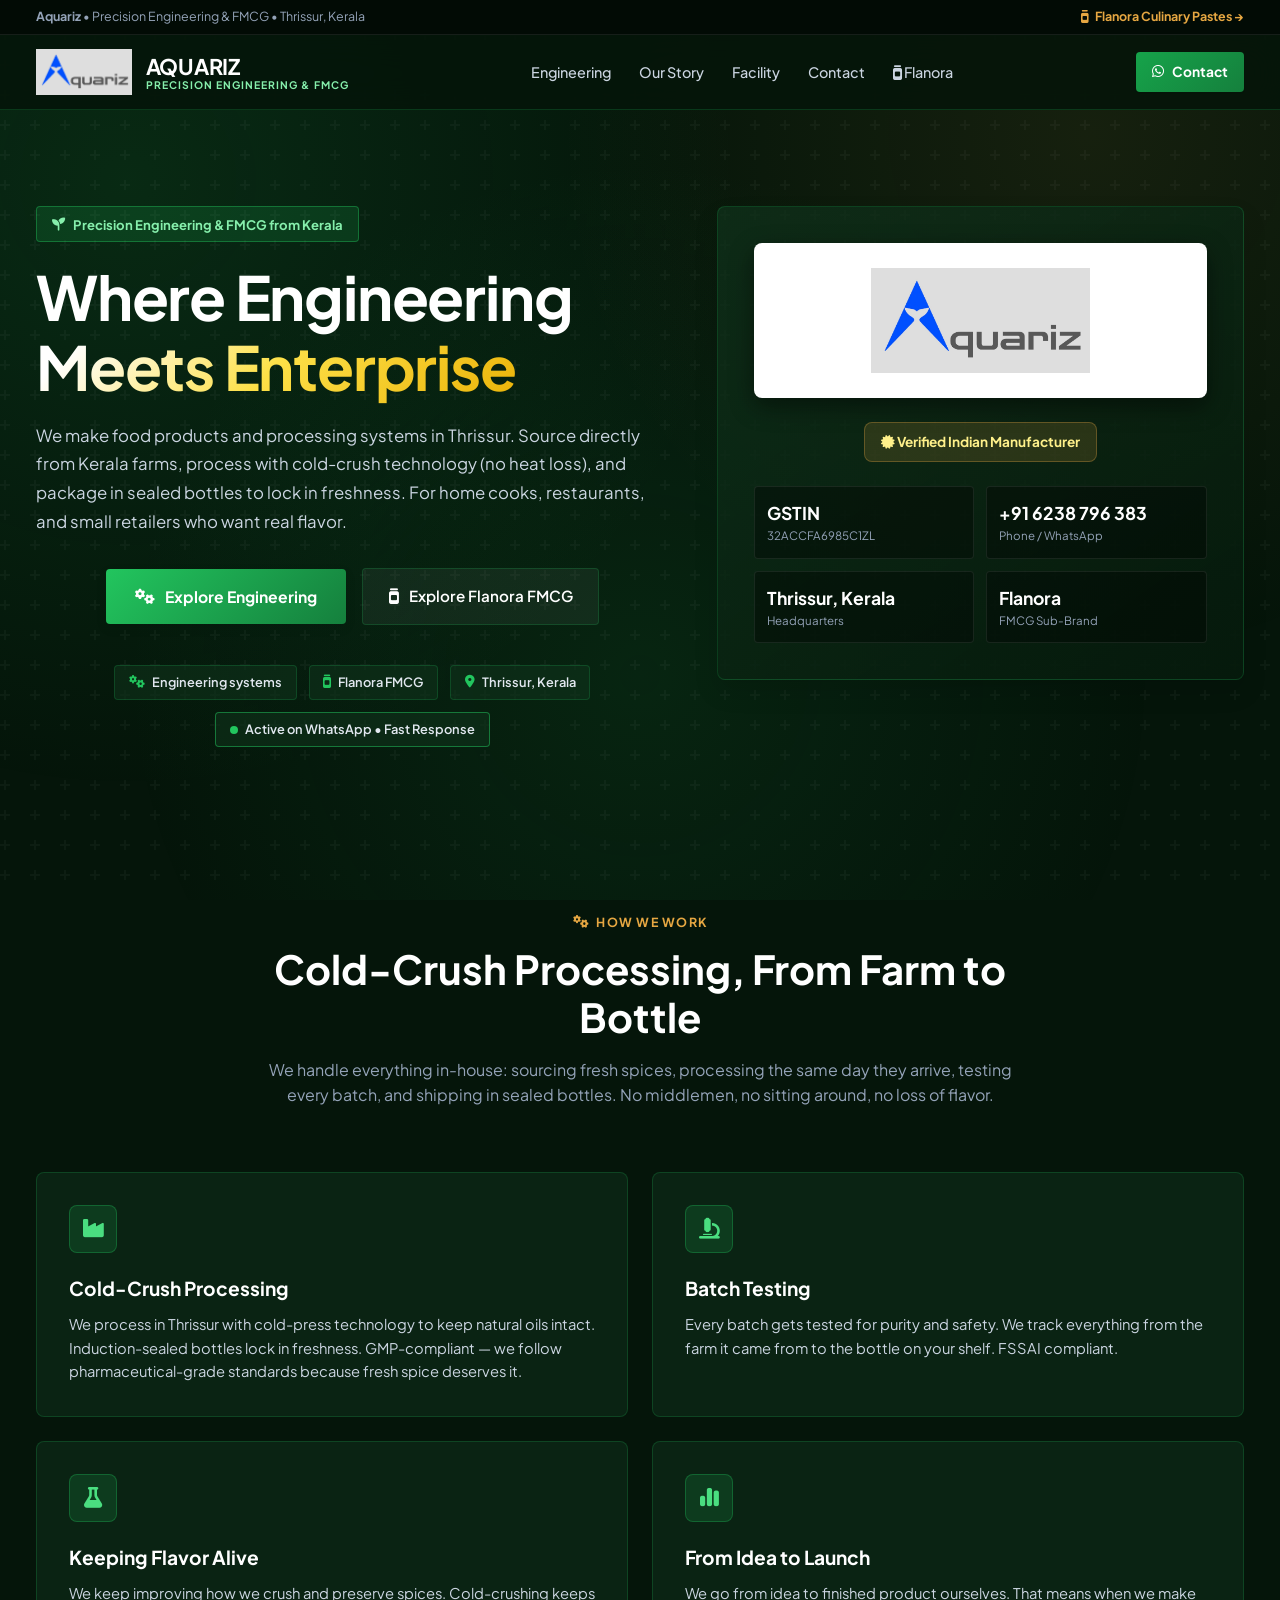
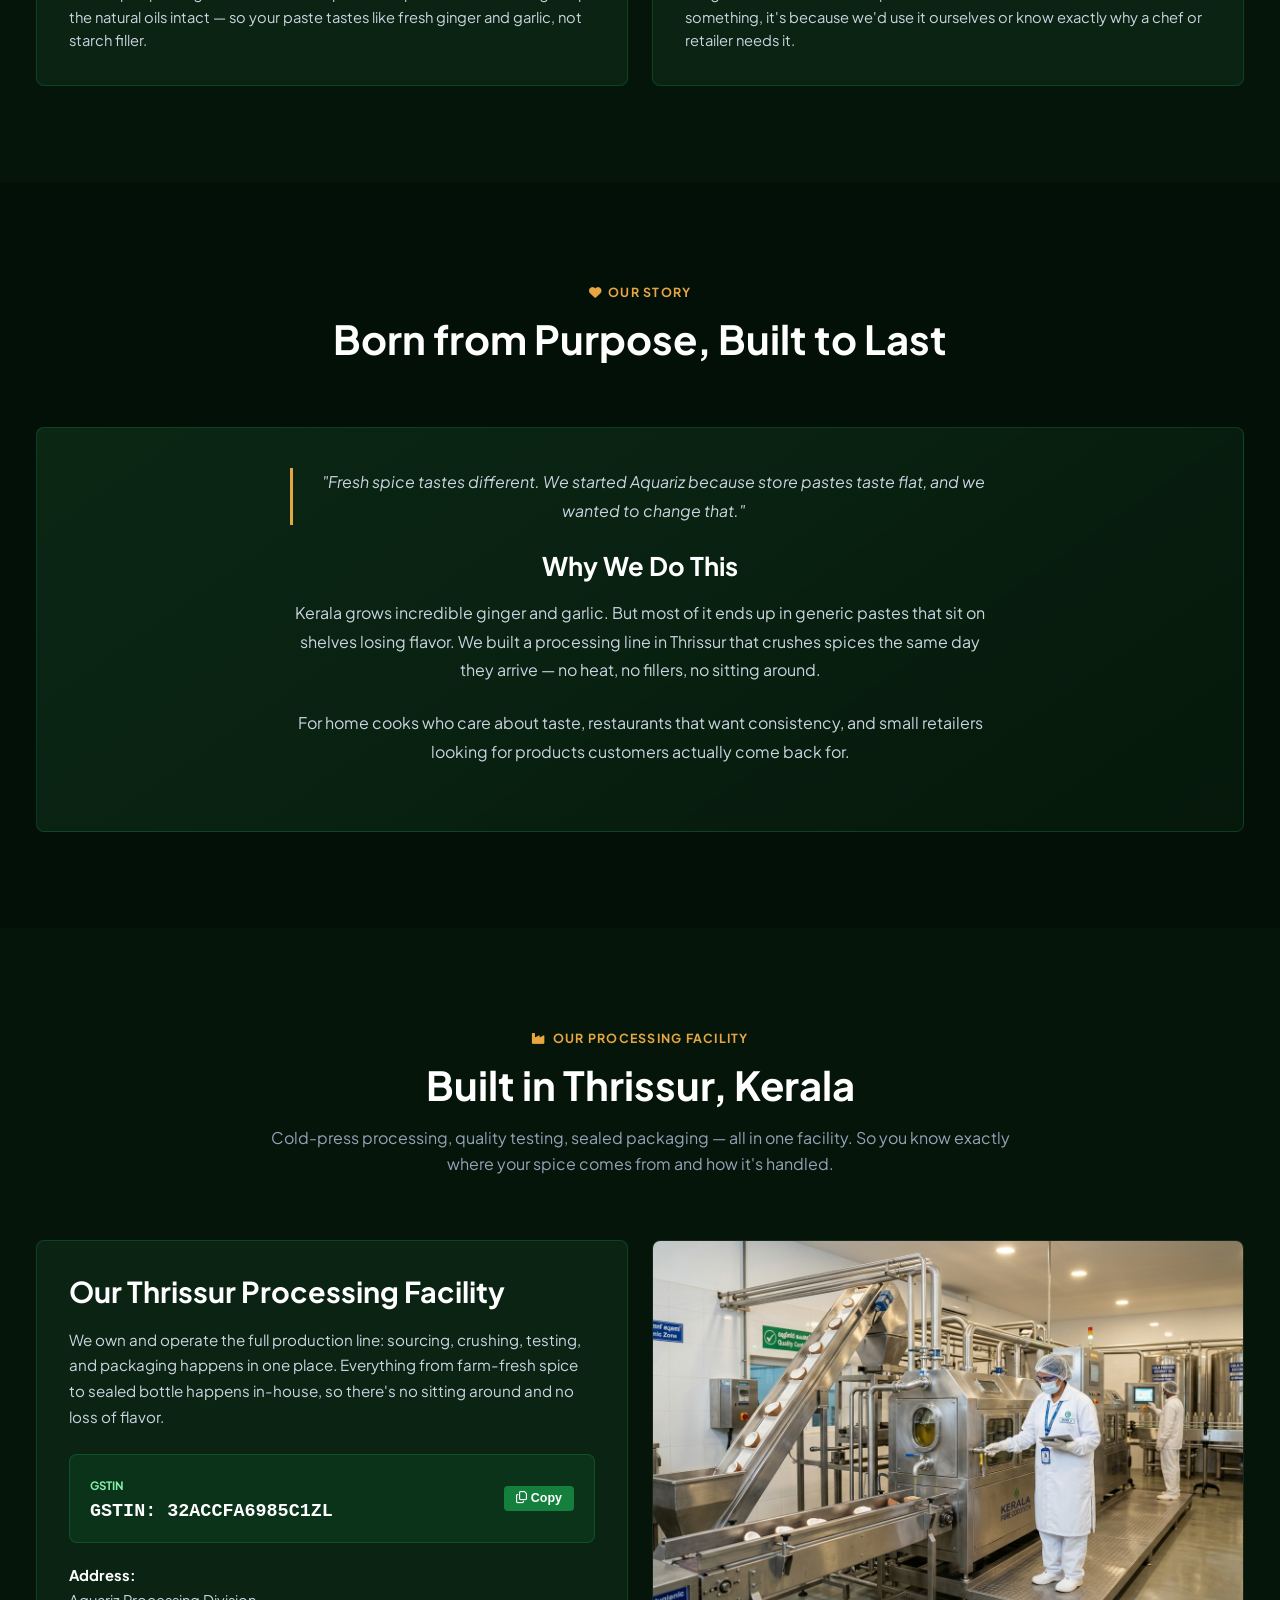
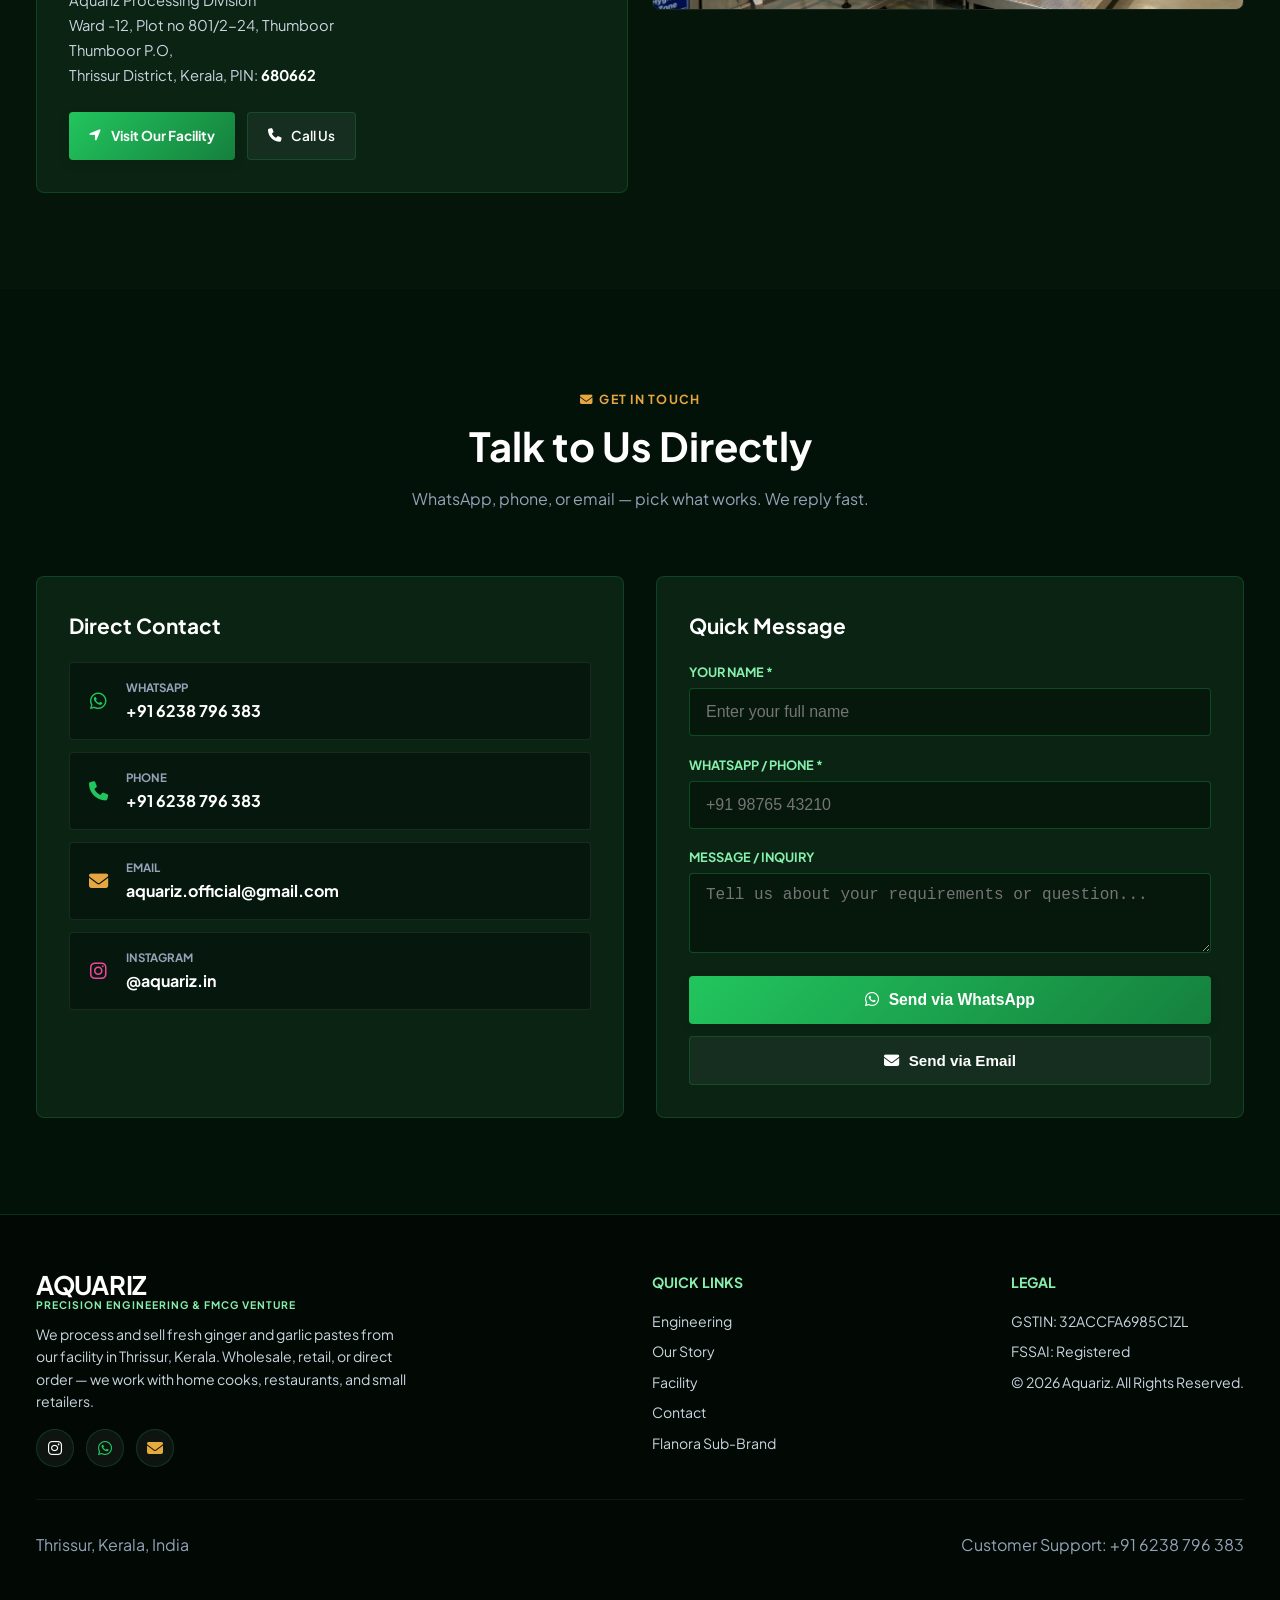
<file: index.html>
<!DOCTYPE html>
<html lang="en">

<head>
  <meta charset="UTF-8" />
  <meta name="viewport" content="width=device-width, initial-scale=1.0, maximum-scale=5.0, viewport-fit=cover" />
  <meta name="theme-color" content="#05150a" />
  <meta name="robots" content="index, follow" />
  <meta name="description"
    content="Aquariz - A precision engineering and FMCG venture based in Thrissur, Kerala. Specializing in cold-pressed spice pastes, sustainable manufacturing, and innovative engineering solutions." />
  <meta name="keywords"
    content="Aquariz, Thrissur, Kerala, FMCG, cold-pressed pastes, ginger paste, garlic paste, Flanora, engineering, sustainable manufacturing, innovation" />
  <meta property="og:title" content="Aquariz | Precision Engineering & FMCG Venture from Kerala" />
  <meta property="og:description"
    content="Aquariz is a precision engineering and FMCG venture based in Thrissur, Kerala. We combine engineering rigor with entrepreneurial drive to build sustainable products and businesses." />
  <meta property="og:type" content="website" />
  <meta property="og:url" content="https://aquariz.in/" />
  <meta property="og:image" content="https://aquariz.in/Aquariz%20logo%20white.jpg" />
  <meta name="twitter:card" content="summary_large_image" />
  <meta name="twitter:title" content="Aquariz | Precision Engineering & FMCG Venture from Kerala" />
  <meta name="twitter:description"
    content="Aquariz is a precision engineering and FMCG venture based in Thrissur, Kerala." />
  <meta name="twitter:image" content="https://aquariz.in/Aquariz%20logo%20white.jpg" />
  <link rel="canonical" href="https://aquariz.in/" />
  <link rel="icon" type="image/jpeg" href="Aquariz logo white.jpg" />
  <link rel="apple-touch-icon" href="Aquariz logo white.jpg" />

  <!-- Google Fonts -->
  <link rel="preconnect" href="https://fonts.googleapis.com" />
  <link rel="preconnect" href="https://fonts.gstatic.com" crossorigin />
  <link
    href="https://fonts.googleapis.com/css2?family=Plus+Jakarta+Sans:wght@400;500;600;700&family=Playfair+Display:ital,wght@0,600;0,700;1,600&display=swap"
    rel="stylesheet" />
  <link rel="stylesheet" href="https://cdnjs.cloudflare.com/ajax/libs/font-awesome/6.5.1/css/all.min.css" />

  <style>
    /* ==========================================================================
       1. DESIGN SYSTEM & VARIABLES
       ========================================================================== */
    :root {
      --color-bg: #05150a;
      --color-surface: #0a2313;
      --color-surface-elevated: #10331c;
      --color-border: rgba(255, 255, 255, 0.08);
      --color-border-emerald: rgba(34, 197, 94, 0.2);
      --color-border-gold: rgba(230, 167, 66, 0.3);

      --color-primary: #15803d;
      --color-primary-bright: #22c55e;
      --color-accent: #e6a742;
      --color-accent-light: #fef08a;
      --color-accent-cream: #fbf8f2;

      --color-text: #f1f5f9;
      --color-text-muted: #94a3b8;
      --color-text-green: #86efac;
      --color-white: #ffffff;

      --font-body: 'Plus Jakarta Sans', -apple-system, BlinkMacSystemFont, 'Segoe UI', Roboto, sans-serif;
      --font-display: 'Playfair Display', Georgia, serif;

      --space-1: 4px;
      --space-2: 8px;
      --space-3: 12px;
      --space-4: 16px;
      --space-5: 24px;
      --space-6: 32px;
      --space-8: 48px;
      --space-10: 64px;
      --space-12: 96px;

      --radius-none: 0;
      --radius-sm: 4px;
      --radius-md: 8px;
      --radius-lg: 12px;
      --radius-full: 9999px;

      --shadow-sm: 0 1px 2px rgba(0, 0, 0, 0.05);
      --shadow-md: 0 4px 12px rgba(0, 0, 0, 0.08);
      --shadow-lg: 0 12px 24px rgba(0, 0, 0, 0.12);
      --shadow-focus: 0 0 0 3px rgba(34, 197, 94, 0.3);

      --transition-fast: 0.2s cubic-bezier(0.16, 1, 0.3, 1);
      --transition-smooth: 0.35s cubic-bezier(0.16, 1, 0.3, 1);
    }

    *,
    *::before,
    *::after {
      box-sizing: border-box;
      margin: 0;
      padding: 0;
    }

    html {
      scroll-behavior: smooth;
      -webkit-text-size-adjust: 100%;
      background-color: var(--color-bg);
      scroll-padding-top: 74px;
    }

    body {
      font-family: var(--font-body);
      background-color: var(--color-bg);
      color: var(--color-text);
      line-height: 1.6;
      overflow-x: hidden;
      min-height: 100vh;
      display: flex;
      flex-direction: column;
    }

    a {
      color: inherit;
      text-decoration: none;
      transition: color var(--transition-fast);
    }

    a:active {
      opacity: 0.7;
    }

    button:active {
      opacity: 0.7;
    }

    a,
    button,
    input,
    select,
    textarea {
      touch-action: manipulation;
    }

    * {
      -webkit-tap-highlight-color: rgba(34, 197, 94, 0.15);
    }

    img {
      max-width: 100%;
      height: auto;
      display: block;
    }

    .container {
      width: 100%;
      max-width: 1240px;
      margin-left: auto;
      margin-right: auto;
      padding-left: var(--space-4);
      padding-right: var(--space-4);
    }

    @media (max-width: 480px) {
      .container {
        padding-left: var(--space-3);
        padding-right: var(--space-3);
      }
    }

    .bg-mesh-layer {
      position: fixed;
      inset: 0;
      pointer-events: none;
      z-index: 0;
      background:
        radial-gradient(circle at 10% 20%, rgba(34, 197, 94, 0.12) 0%, transparent 45%),
        radial-gradient(circle at 85% 15%, rgba(230, 167, 66, 0.08) 0%, transparent 40%),
        radial-gradient(circle at 50% 75%, rgba(21, 128, 61, 0.15) 0%, transparent 55%);
    }

    .bg-pattern-layer {
      position: fixed;
      inset: 0;
      pointer-events: none;
      z-index: 0;
      opacity: 0.035;
      background-image: url("data:image/svg+xml,%3Csvg width='60' height='60' viewBox='0 0 60 60' xmlns='http://www.w3.org/2000/svg'%3E%3Cg fill='%23ffffff' fill-opacity='1' fill-rule='evenodd'%3E%3Cpath d='M36 34v-4h-2v4h-4v2h4v4h2v-4h4v-2h-4zm0-30V0h-2v4h-4v2h4v4h2V6h4V4h-4zM6 34v-4H4v4H0v2h4v4h2v-4h4v-2H6zM6 4V0H4v4H0v2h4v4h2V6h4V4H6z'/%3E%3C/g%3E%3C/svg%3E");
    }

    /* ==========================================================================
       2. TOP BANNER & NAVBAR
       ========================================================================== */
    .top-parent-banner {
      background: #020b05;
      border-bottom: 1px solid rgba(255, 255, 255, 0.08);
      font-size: 0.78rem;
      padding: 0.45rem 0;
      color: var(--color-text-muted);
      position: relative;
      z-index: 100;
    }

    .top-banner-flex {
      display: flex;
      align-items: center;
      justify-content: space-between;
      gap: 0.5rem;
      width: 100%;
    }

    @media (max-width: 540px) {
      .top-banner-flex {
        flex-direction: column;
        justify-content: center;
        text-align: center;
        gap: 0.25rem;
        font-size: 0.74rem;
      }
    }

    .top-parent-banner a {
      color: var(--color-accent);
      font-weight: 700;
      display: inline-flex;
      align-items: center;
      gap: 0.35rem;
    }

    .top-parent-banner a:hover {
      color: #fff;
    }

    .navbar {
      position: sticky;
      top: 0;
      z-index: 90;
      background: rgba(5, 21, 10, 0.88);
      backdrop-filter: blur(16px);
      -webkit-backdrop-filter: blur(16px);
      border-bottom: 1px solid var(--color-border-emerald);
      transition: all var(--transition-smooth);
    }

    .nav-inner {
      display: flex;
      align-items: center;
      justify-content: space-between;
      height: 74px;
    }

    .brand-header-link {
      display: flex;
      align-items: center;
      gap: 0.65rem;
      min-width: 0;
      flex-shrink: 1;
    }

    .aquariz-nav-logo {
      height: 38px;
      width: auto;
      object-fit: contain;
      flex-shrink: 0;
    }

    @media (min-width: 768px) {
      .aquariz-nav-logo {
        height: 46px;
      }

      .brand-header-link {
        gap: 0.85rem;
      }
    }

    .aquariz-title-text {
      display: flex;
      flex-direction: column;
      line-height: 1.1;
      min-width: 0;
    }

    .aquariz-brand-title {
      font-size: 1.15rem;
      font-weight: 700;
      letter-spacing: -0.01em;
      color: #fff;
      white-space: nowrap;
    }

    @media (min-width: 768px) {
      .aquariz-brand-title {
        font-size: 1.35rem;
      }
    }

    .aquariz-by-parent {
      font-size: 0.58rem;
      font-weight: 700;
      letter-spacing: 0.08em;
      text-transform: uppercase;
      color: #86efac;
      white-space: nowrap;
      overflow: hidden;
      text-overflow: ellipsis;
    }

    @media (min-width: 768px) {
      .aquariz-by-parent {
        font-size: 0.65rem;
        letter-spacing: 0.1em;
      }
    }

    .nav-links-desktop {
      display: none;
      align-items: center;
      gap: 1.75rem;
    }

    @media (min-width: 960px) {
      .nav-links-desktop {
        display: flex;
      }
    }

    .nav-link {
      font-size: 0.9rem;
      font-weight: 500;
      color: #cbd5e1;
      position: relative;
    }

    .nav-link:hover,
    .nav-link.active {
      color: #fff;
    }

    .nav-link::after {
      content: '';
      position: absolute;
      bottom: -4px;
      left: 0;
      width: 0%;
      height: 2px;
      background: var(--color-primary-bright);
      transition: width var(--transition-fast);
    }

    .nav-link:hover::after {
      width: 100%;
    }

    .nav-action-btns {
      display: flex;
      align-items: center;
      gap: 0.5rem;
      flex-shrink: 0;
    }

    @media (min-width: 768px) {
      .nav-action-btns {
        gap: 0.75rem;
      }
    }

    /* Compact, elegant WhatsApp button in navbar */
    .btn-nav-order {
      display: inline-flex;
      align-items: center;
      gap: 0.35rem;
      background: linear-gradient(135deg, #16a34a, #15803d);
      color: #fff;
      font-weight: 700;
      font-size: 0.78rem;
      padding: 0.4rem 0.7rem;
      border-radius: var(--radius-sm);
      box-shadow: var(--shadow-sm);
      transition: all var(--transition-fast);
      min-height: 36px;
      white-space: nowrap;
      touch-action: manipulation;
    }

    @media (min-width: 768px) {
      .btn-nav-order {
        font-size: 0.86rem;
        padding: 0.5rem 1rem;
        min-height: 40px;
        gap: 0.5rem;
      }
    }

    .btn-nav-order:hover {
      box-shadow: var(--shadow-md);
      background: linear-gradient(135deg, #22c55e, #16a34a);
    }

    .btn-nav-order:active {
      transform: scale(0.96);
    }

    .btn-mobile-toggle {
      background: transparent;
      border: 1px solid var(--color-border-emerald);
      color: #fff;
      width: 38px;
      height: 38px;
      border-radius: var(--radius-sm);
      display: flex;
      align-items: center;
      justify-content: center;
      cursor: pointer;
      touch-action: manipulation;
      flex-shrink: 0;
    }

    @media (min-width: 768px) {
      .btn-mobile-toggle {
        width: 44px;
        height: 44px;
      }
    }

    @media (min-width: 960px) {
      .btn-mobile-toggle {
        display: none;
      }
    }

    /* Mobile Drawer */
    .aquariz-drawer {
      position: fixed;
      inset: 0;
      background: rgba(4, 16, 8, 0.98);
      backdrop-filter: blur(20px);
      z-index: 999;
      display: flex;
      flex-direction: column;
      padding: 2rem 1.5rem;
      transform: translateX(100%);
      transition: transform var(--transition-smooth);
    }

    .aquariz-drawer.open {
      transform: translateX(0);
    }

    :where(a, button, input, select, textarea):focus-visible {
      outline: 3px solid var(--color-accent-light);
      outline-offset: 3px;
    }

    .drawer-top {
      display: flex;
      align-items: center;
      justify-content: space-between;
      margin-bottom: 2rem;
    }

    .drawer-items {
      display: flex;
      flex-direction: column;
      gap: 1.35rem;
    }

    .drawer-item {
      font-size: 1.25rem;
      font-weight: 600;
      color: #f1f5f9;
      display: flex;
      align-items: center;
      justify-content: space-between;
      border-bottom: 1px solid rgba(255, 255, 255, 0.08);
      padding-bottom: 0.75rem;
    }

    /* ==========================================================================
       3. HERO SECTION
       ========================================================================== */
    .hero-wrap {
      position: relative;
      padding: var(--space-8) 0 var(--space-8);
      z-index: 10;
    }

    @media (min-width: 768px) {
      .hero-wrap {
        padding: var(--space-12) 0 var(--space-10);
      }
    }

    .hero-grid {
      display: grid;
      grid-template-columns: 1fr;
      gap: var(--space-6);
      align-items: start;
      text-align: center;
    }

    @media (min-width: 960px) {
      .hero-grid {
        grid-template-columns: 1.2fr 1fr;
        gap: var(--space-8);
        text-align: left;
      }
    }

    .hero-badge-pill {
      display: inline-flex;
      align-items: center;
      gap: 0.5rem;
      background: rgba(34, 197, 94, 0.15);
      border: 1px solid rgba(34, 197, 94, 0.4);
      padding: 0.4rem 0.95rem;
      border-radius: var(--radius-sm);
      font-size: 0.82rem;
      font-weight: 700;
      color: #86efac;
      margin-bottom: 1.25rem;
    }

    .hero-main-title {
      font-size: 1.85rem;
      line-height: 1.15;
      font-weight: 700;
      letter-spacing: -0.02em;
      color: #fff;
      margin-bottom: 1.25rem;
    }

    @media (min-width: 480px) {
      .hero-main-title {
        font-size: 2.3rem;
      }
    }

    @media (min-width: 640px) {
      .hero-main-title {
        font-size: 3.2rem;
      }
    }

    @media (min-width: 1024px) {
      .hero-main-title {
        font-size: 3.8rem;
      }
    }

    .title-highlight-gold {
      background: linear-gradient(135deg, #fff 10%, #fde047 50%, #eab308 100%);
      -webkit-background-clip: text;
      -webkit-text-fill-color: transparent;
    }

    .hero-description {
      font-size: 1.05rem;
      color: #cbd5e1;
      line-height: 1.7;
      margin-bottom: 2rem;
      max-width: 620px;
    }

    .hero-button-group {
      display: flex;
      align-items: center;
      gap: 1rem;
      flex-wrap: wrap;
      margin-bottom: 2.5rem;
      justify-content: center;
    }

    @media (max-width: 639px) {
      .hero-button-group {
        flex-direction: column;
        width: 100%;
        gap: 0.75rem;
      }

      .hero-button-group .btn-hero-primary,
      .hero-button-group .btn-hero-secondary {
        width: 100%;
        justify-content: center;
        text-align: center;
      }
    }


    .btn-hero-primary {
      min-height: 48px;
      display: inline-flex;
      align-items: center;
      gap: 0.6rem;
      background: linear-gradient(135deg, #22c55e, #15803d);
      color: #fff;
      font-weight: 700;
      font-size: 0.98rem;
      padding: 0.95rem 1.85rem;
      border-radius: var(--radius-sm);
      box-shadow: var(--shadow-md);
      transition: all var(--transition-fast);
      cursor: pointer;
    }

    .btn-hero-primary:hover {
      box-shadow: var(--shadow-lg);
      background: linear-gradient(135deg, #4ade80, #16a34a);
    }

    .btn-hero-secondary {
      min-height: 48px;
      display: inline-flex;
      align-items: center;
      gap: 0.6rem;
      background: rgba(255, 255, 255, 0.05);
      border: 1px solid var(--color-border-emerald);
      color: #fff;
      font-weight: 600;
      font-size: 0.95rem;
      padding: 0.95rem 1.6rem;
      border-radius: var(--radius-sm);
      transition: all var(--transition-fast);
    }

    .btn-hero-secondary:hover {
      background: rgba(255, 255, 255, 0.1);
      border-color: rgba(34, 197, 94, 0.6);
    }

    .trust-chips-row {
      display: flex;
      flex-wrap: wrap;
      gap: 0.75rem;
      justify-content: center;
    }

    .trust-chip {
      display: inline-flex;
      align-items: center;
      gap: 0.45rem;
      background: rgba(16, 51, 28, 0.6);
      border: 1px solid var(--color-border-emerald);
      padding: 0.4rem 0.85rem;
      border-radius: var(--radius-sm);
      font-size: 0.8rem;
      font-weight: 600;
      color: #e2e8f0;
    }

    .trust-chip i {
      color: var(--color-primary-bright);
    }

    .hero-showcase-card {
      background: linear-gradient(145deg, rgba(16, 51, 28, 0.7) 0%, rgba(6, 26, 12, 0.9) 100%);
      border: 1px solid var(--color-border-emerald);
      border-radius: var(--radius-md);
      padding: 2.25rem;
      text-align: center;
      position: relative;
      box-shadow: var(--shadow-lg);
      overflow: hidden;
    }

    .aquariz-hero-logo-box {
      background: #ffffff;
      border-radius: var(--radius-md);
      padding: 1.5rem 1.75rem;
      margin-bottom: 1.5rem;
      box-shadow: 0 8px 25px rgba(0, 0, 0, 0.45);
      display: flex;
      align-items: center;
      justify-content: center;
      border: 1px solid rgba(255, 255, 255, 0.2);
    }

    .aquariz-hero-logo-img {
      max-width: 100%;
      width: auto;
      height: auto;
      max-height: 85px;
      object-fit: contain;
      display: block;
    }

    @media (min-width: 768px) {
      .aquariz-hero-logo-img {
        max-height: 105px;
      }
    }

    .hero-badge-seal {
      background: rgba(230, 167, 66, 0.15);
      border: 1px solid var(--color-border-gold);
      color: var(--color-accent-light);
      padding: 0.5rem 1rem;
      border-radius: var(--radius-md);
      font-size: 0.85rem;
      font-weight: 700;
      margin-bottom: 1.5rem;
      display: inline-block;
    }

    .hero-stats-grid {
      display: grid;
      grid-template-columns: repeat(2, 1fr);
      gap: 0.75rem;
      text-align: left;
    }

    .stat-item {
      background: rgba(0, 0, 0, 0.35);
      border: 1px solid rgba(255, 255, 255, 0.08);
      border-radius: var(--radius-sm);
      padding: 0.75rem;
    }

    .stat-value {
      font-size: 1.1rem;
      font-weight: 700;
      color: #fff;
    }

    .stat-label {
      font-size: 0.72rem;
      color: var(--color-text-muted);
    }

    /* ==========================================================================
       4. SECTIONS
       ========================================================================== */
    .section-spacing {
      padding: var(--space-8) 0;
      position: relative;
      z-index: 10;
    }

    @media (min-width: 768px) {
      .section-spacing {
        padding: var(--space-12) 0;
      }
    }

    .section-header-center {
      text-align: center;
      max-width: 760px;
      margin: 0 auto var(--space-10);
    }

    .badge-sub {
      display: inline-flex;
      align-items: center;
      gap: 0.4rem;
      font-size: 0.78rem;
      font-weight: 700;
      letter-spacing: 0.1em;
      text-transform: uppercase;
      color: var(--color-accent);
      margin-bottom: 0.75rem;
    }

    .section-heading {
      font-size: 1.5rem;
      font-weight: 700;
      color: #fff;
      line-height: 1.2;
      margin-bottom: 1rem;
    }

    @media (min-width: 640px) {
      .section-heading {
        font-size: 1.95rem;
      }
    }

    @media (min-width: 768px) {
      .section-heading {
        font-size: 2.5rem;
      }
    }

    .section-subtext {
      font-size: 1rem;
      color: var(--color-text-muted);
      line-height: 1.6;
    }

    /* Engineering Section */
    .engineering-grid {
      display: grid;
      grid-template-columns: 1fr;
      gap: var(--space-5);
      margin-top: var(--space-8);
    }

    @media (min-width: 768px) {
      .engineering-grid {
        grid-template-columns: repeat(2, 1fr);
      }
    }

    .engineering-card {
      background: var(--color-surface);
      border: 1px solid var(--color-border-emerald);
      border-radius: var(--radius-md);
      padding: 1.5rem;
      transition: all var(--transition-smooth);
      display: flex;
      flex-direction: column;
      align-items: flex-start;
    }

    @media (min-width: 768px) {
      .engineering-card {
        padding: 2rem;
      }
    }

    .engineering-card:hover {
      border-color: var(--color-primary-bright);
      box-shadow: var(--shadow-lg);
    }

    .engine-icon {
      width: 48px;
      height: 48px;
      border-radius: var(--radius-md);
      background: rgba(34, 197, 94, 0.15);
      border: 1px solid rgba(34, 197, 94, 0.3);
      color: #4ade80;
      display: flex;
      align-items: center;
      justify-content: center;
      font-size: 1.3rem;
      margin-bottom: 1.25rem;
    }

    .engineering-card h3 {
      font-size: 1.2rem;
      font-weight: 700;
      color: #fff;
      margin-bottom: 0.6rem;
    }

    .engineering-card p {
      font-size: 0.92rem;
      color: #cbd5e1;
      line-height: 1.6;
    }

    /* Story Section */
    .story-card {
      background: linear-gradient(145deg, rgba(16, 51, 28, 0.7) 0%, rgba(6, 26, 12, 0.9) 100%);
      border: 1px solid var(--color-border-emerald);
      border-radius: var(--radius-md);
      padding: 1.5rem;
      text-align: center;
    }

    @media (min-width: 768px) {
      .story-card {
        padding: 2.5rem;
      }
    }

    .story-card h2 {
      font-size: 1.5rem;
      font-weight: 700;
      color: #fff;
      line-height: 1.3;
      margin-bottom: 1.5rem;
    }

    @media (min-width: 768px) {
      .story-card h2 {
        font-size: 2rem;
      }
    }

    .story-card p {
      font-size: 1rem;
      color: #cbd5e1;
      line-height: 1.8;
      max-width: 700px;
      margin: 0 auto 1.5rem;
    }

    .founder-quote {
      font-style: italic;
      color: var(--color-accent-light);
      font-size: 1.1rem;
      border-left: 3px solid var(--color-accent);
      padding-left: 1.5rem;
      margin-bottom: 1rem;
    }

    /* Facility Section */
    .facility-grid {
      display: grid;
      grid-template-columns: 1fr;
      gap: var(--space-5);
      margin-top: var(--space-8);
      align-items: start;
    }

    @media (min-width: 900px) {
      .facility-grid {
        grid-template-columns: 1fr 1fr;
      }
    }

    .facility-info-card {
      background: var(--color-surface);
      border: 1px solid var(--color-border-emerald);
      border-radius: var(--radius-md);
      padding: 1.5rem;
      display: flex;
      flex-direction: column;
    }

    @media (min-width: 900px) {
      .facility-info-card {
        padding: 2rem;
      }
    }

    .facility-info-card h2 {
      font-size: 1.4rem;
      font-weight: 700;
      color: #fff;
      margin-bottom: 1rem;
      line-height: 1.3;
    }

    @media (min-width: 768px) {
      .facility-info-card h2 {
        font-size: 1.8rem;
      }
    }

    .facility-info-card p {
      font-size: 0.95rem;
      color: #cbd5e1;
      line-height: 1.7;
      margin-bottom: 1.5rem;
    }

    .gstin-box {
      background: rgba(34, 197, 94, 0.1);
      border: 1px solid var(--color-border-emerald);
      border-radius: var(--radius-md);
      padding: 1rem 1.25rem;
      display: flex;
      align-items: center;
      justify-content: space-between;
      flex-wrap: wrap;
      gap: 0.75rem;
      margin-bottom: 1.25rem;
    }

    .gstin-box .gstin-text {
      font-family: monospace;
      font-size: 1.1rem;
      font-weight: 700;
      color: #fff;
    }

    .gstin-box .gstin-copy {
      background: var(--color-primary);
      color: #fff;
      font-weight: 700;
      font-size: 0.78rem;
      padding: 0.35rem 0.75rem;
      border-radius: var(--radius-sm);
      border: none;
      cursor: pointer;
      transition: all var(--transition-fast);
    }

    .gstin-box .gstin-copy:hover {
      background: #22c55e;
    }

    .facility-meta {
      font-size: 0.92rem;
      color: #cbd5e1;
      line-height: 1.7;
    }

    @media (max-width: 540px) {

      .facility-info-card a.btn-hero-primary,
      .facility-info-card a.btn-hero-secondary {
        width: 100%;
        justify-content: center;
        text-align: center;
      }
    }

    .facility-meta strong {
      color: #fff;
    }

    .facility-image-wrap {
      border-radius: var(--radius-md);
      overflow: hidden;
      border: 1px solid rgba(255, 255, 255, 0.08);
      aspect-ratio: 16/10;
    }

    .facility-image-wrap img {
      width: 100%;
      height: 100%;
      object-fit: cover;
    }

    /* Contact Section */
    .contact-grid {
      display: grid;
      grid-template-columns: 1fr;
      gap: var(--space-6);
      margin-top: var(--space-8);
    }

    @media (min-width: 768px) {
      .contact-grid {
        grid-template-columns: repeat(2, 1fr);
      }
    }

    .contact-card {
      background: var(--color-surface);
      border: 1px solid var(--color-border-emerald);
      border-radius: var(--radius-md);
      padding: 1.5rem;
      display: flex;
      flex-direction: column;
    }

    @media (min-width: 768px) {
      .contact-card {
        padding: 2rem;
      }
    }

    .contact-card h3 {
      font-size: 1.3rem;
      font-weight: 700;
      color: #fff;
      margin-bottom: 1.25rem;
    }

    .contact-link {
      display: flex;
      align-items: center;
      gap: 1rem;
      background: rgba(0, 0, 0, 0.3);
      border: 1px solid rgba(255, 255, 255, 0.08);
      padding: 1rem;
      border-radius: var(--radius-sm);
      margin-bottom: 0.75rem;
      color: #cbd5e1;
      transition: all var(--transition-fast);
      text-decoration: none;
    }

    .contact-link:hover {
      border-color: var(--color-primary-bright);
      color: #fff;
    }

    .contact-link i {
      font-size: 1.2rem;
      width: 24px;
      text-align: center;
    }

    .contact-link .contact-label {
      font-size: 0.72rem;
      color: var(--color-text-muted);
      text-transform: uppercase;
      font-weight: 700;
    }

    .contact-link .contact-value {
      font-weight: 700;
      color: #fff;
    }

    /* ==========================================================================
       5. FOOTER
       ========================================================================== */
    .aquariz-footer {
      background: #020904;
      border-top: 1px solid var(--color-border-emerald);
      padding: 3.5rem 0 calc(5.5rem + env(safe-area-inset-bottom, 0px));
      margin-top: auto;
      position: relative;
      z-index: 10;
    }

    @media (min-width: 768px) {
      .aquariz-footer {
        padding-bottom: 3.5rem;
      }
    }

    .footer-flex {
      display: flex;
      flex-direction: column;
      gap: var(--space-6);
    }

    @media (min-width: 768px) {
      .footer-flex {
        flex-direction: row;
        justify-content: space-between;
        align-items: flex-start;
      }
    }

    .footer-bottom-copy {
      border-top: 1px solid rgba(255, 255, 255, 0.06);
      padding-top: var(--space-6);
      margin-top: var(--space-6);
      display: flex;
      align-items: center;
      justify-content: space-between;
      flex-wrap: wrap;
      gap: var(--space-4);
      font-size: var(--text-sm);
      color: var(--color-text-muted);
    }

    /* ==========================================================================
       6. MOBILE BOTTOM BAR
       ========================================================================== */
    .mobile-bottom-bar {
      position: fixed;
      bottom: 0;
      left: 0;
      right: 0;
      background: rgba(5, 11, 18, 0.96);
      backdrop-filter: blur(16px);
      -webkit-backdrop-filter: blur(16px);
      border-top: 1px solid var(--color-border-emerald);
      padding: 0.55rem 0.75rem;
      padding-bottom: max(0.55rem, env(safe-area-inset-bottom));
      display: flex;
      align-items: center;
      justify-content: space-around;
      gap: 0.5rem;
      z-index: 99;
    }

    @media (min-width: 768px) {
      .mobile-bottom-bar {
        display: none;
      }
    }

    .mobile-bottom-bar .bar-btn {
      flex: 1;
      display: flex;
      align-items: center;
      justify-content: center;
      gap: 0.45rem;
      padding: 0.65rem 0.5rem;
      border-radius: var(--radius-sm);
      font-size: 0.82rem;
      font-weight: 700;
      min-height: 44px;
      text-decoration: none;
      touch-action: manipulation;
      transition: transform var(--transition-fast), background var(--transition-fast);
    }

    .mobile-bottom-bar .bar-btn:active {
      transform: scale(0.96);
    }

    @media (max-width: 767px) {
      .trust-chips-row .trust-chip:nth-child(n + 4) {
        display: none;
      }
    }

    @media (prefers-reduced-motion: reduce) {
      html { scroll-behavior: auto; }
      *, *::before, *::after {
        animation-duration: 0.01ms !important;
        animation-iteration-count: 1 !important;
        transition-duration: 0.01ms !important;
        scroll-behavior: auto !important;
      }
    }

    .bar-wa {
      background: #16a34a;
      color: #fff;
    }

    .bar-call {
      background: #15803d;
      color: #fff;
    }

    .bar-parent {
      background: rgba(255, 255, 255, 0.08);
      color: #cbd5e1;
    }

    /* ==========================================================================
       7. TOAST
       ========================================================================== */
    .toast-aquariz {
      position: fixed;
      bottom: 80px;
      right: 20px;
      background: #061e0d;
      border: 1px solid var(--color-primary-bright);
      color: #fff;
      padding: 0.75rem 1.25rem;
      border-radius: var(--radius-md);
      box-shadow: 0 10px 25px rgba(0, 0, 0, 0.6);
      font-size: 0.88rem;
      font-weight: 600;
      display: flex;
      align-items: center;
      gap: 0.5rem;
      z-index: 1000;
      opacity: 0;
      transform: translateY(20px);
      transition: all 0.3s cubic-bezier(0.16, 1, 0.3, 1);
      pointer-events: none;
    }

    .toast-aquariz.show {
      opacity: 1;
      transform: translateY(0);
    }

    /* ==========================================================================
       8. SKIP LINK
       ========================================================================== */
    .skip-link {
      position: fixed;
      left: -999px;
      top: -999px;
      z-index: 9999;
      background: var(--color-primary-bright);
      color: #fff;
      padding: 0.75rem 1.5rem;
      border-radius: var(--radius-sm);
      font-weight: 700;
    }

    .skip-link:focus {
      left: 1rem;
      top: 1rem;
    }

    .pulse-dot {
      display: inline-block;
      width: 8px;
      height: 8px;
      border-radius: 50%;
      background-color: #22c55e;
      box-shadow: 0 0 0 0 rgba(34, 197, 94, 0.7);
      animation: pulse-green 2s infinite;
      flex-shrink: 0;
    }

    @keyframes pulse-green {
      0% {
        transform: scale(0.95);
        box-shadow: 0 0 0 0 rgba(34, 197, 94, 0.7);
      }

      70% {
        transform: scale(1);
        box-shadow: 0 0 0 8px rgba(34, 197, 94, 0);
      }

      100% {
        transform: scale(0.95);
        box-shadow: 0 0 0 0 rgba(34, 197, 94, 0);
      }
    }
  </style>

  <script type="application/ld+json">
  {
    "@context": "https://schema.org",
    "@type": "Organization",
    "name": "Aquariz",
    "description": "Precision engineering and FMCG venture based in Thrissur, Kerala.",
    "url": "https://aquariz.in",
    "logo": "https://aquariz.in/Aquariz%20logo%20white.jpg",
    "address": { "@type": "PostalAddress", "streetAddress": "Ward -12, Plot no 801/2-24, Thumboor", "addressLocality": "Thrissur", "addressRegion": "Kerala", "postalCode": "680662", "addressCountry": "IN" },
    "contactPoint": { "@type": "ContactPoint", "telephone": "+916238796383", "contactType": "customer service", "email": "aquariz.official@gmail.com" },
    "sameAs": ["https://www.instagram.com/aquariz.in/"]
  }
  </script>
</head>

<body>

  <!-- Background Layers -->
  <div class="bg-mesh-layer" aria-hidden="true"></div>
  <div class="bg-pattern-layer" aria-hidden="true"></div>

  <!-- Top Banner -->
  <aside class="top-parent-banner" aria-label="Company Identity">
    <div class="container top-banner-flex">
      <span><strong>Aquariz</strong> &bull; Precision Engineering & FMCG &bull; Thrissur, Kerala</span>
      <a href="flanora/index.html"><i class="fa-solid fa-jar"></i> Flanora Culinary Pastes &rarr;</a>
    </div>
  </aside>

  <!-- Navigation -->
  <header class="navbar">
    <div class="container nav-inner">
      <a href="index.html" class="brand-header-link" aria-label="Aquariz Home">
        <img src="Aquariz logo white.jpg" alt="Aquariz Brand Logo" class="aquariz-nav-logo"
          width="1563" height="749" decoding="async" />
        <div class="aquariz-title-text">
          <span class="aquariz-brand-title">AQUARIZ</span>
          <span class="aquariz-by-parent">Precision Engineering & FMCG</span>
        </div>
      </a>

      <nav class="nav-links-desktop" aria-label="Main Navigation">
        <a href="#engineering" class="nav-link">Engineering</a>
        <a href="#story" class="nav-link">Our Story</a>
        <a href="#facility" class="nav-link">Facility</a>
        <a href="#contact" class="nav-link">Contact</a>
        <a href="flanora/index.html" class="nav-link"><i class="fa-solid fa-jar"></i> Flanora</a>
      </nav>

      <div class="nav-action-btns">
        <a href="https://wa.me/916238796383?text=Hi%20Aquariz%20team%21%20%F0%9F%91%8B%20I%20came%20across%20your%20website%20and%20would%20love%20to%20know%20more%20about%20your%20products."
          target="_blank" rel="noopener noreferrer" class="btn-nav-order" aria-label="Contact Aquariz on WhatsApp">
          <i class="fa-brands fa-whatsapp"></i>
          <span>Contact</span>
        </a>
        <button class="btn-mobile-toggle" id="aquarizMenuToggle" aria-label="Open menu"
          aria-expanded="false" aria-controls="aquarizDrawer">
          <i class="fa-solid fa-bars"></i>
        </button>
      </div>
    </div>
  </header>

  <!-- Mobile Drawer -->
  <div class="aquariz-drawer" id="aquarizDrawer" role="dialog" aria-modal="true"
    aria-label="Aquariz navigation" aria-hidden="true" inert>
    <div class="drawer-top">
      <div class="aquariz-title-text">
        <span class="aquariz-brand-title">AQUARIZ</span>
        <span class="aquariz-by-parent">Precision & FMCG</span>
      </div>
      <button class="btn-mobile-toggle" id="aquarizDrawerClose" aria-label="Close menu">
        <i class="fa-solid fa-xmark"></i>
      </button>
    </div>
    <div class="drawer-items">
      <a href="#engineering" class="drawer-item"><span>Engineering</span> <i class="fa-solid fa-chevron-right"></i></a>
      <a href="#story" class="drawer-item"><span>Our Story</span> <i class="fa-solid fa-chevron-right"></i></a>
      <a href="#facility" class="drawer-item"><span>Facility</span> <i class="fa-solid fa-chevron-right"></i></a>
      <a href="#contact" class="drawer-item"><span>Contact</span> <i class="fa-solid fa-chevron-right"></i></a>
      <a href="flanora/index.html" class="drawer-item" style="color: var(--color-accent);"><span>Flanora
          Sub-Brand</span> <i class="fa-solid fa-arrow-up-right-from-square"></i></a>
      <a href="https://wa.me/916238796383?text=Hi%20Aquariz%20team%21%20%F0%9F%91%8B%20I%20came%20across%20your%20website%20and%20would%20love%20to%20know%20more%20about%20your%20products."
        target="_blank" rel="noopener noreferrer" class="btn-hero-primary"
        style="justify-content:center;margin-top:1rem;">
        <i class="fa-brands fa-whatsapp"></i> Quick WhatsApp
      </a>
    </div>
  </div>

  <!-- Main Content -->
  <main id="main-content">

    <!-- HERO SECTION -->
    <section class="hero-wrap">
      <div class="container">
        <div class="hero-grid">
          <div>
            <div class="hero-badge-pill">
              <i class="fa-solid fa-seedling"></i>
              <span>Precision Engineering & FMCG from Kerala</span>
            </div>

            <h1 class="hero-main-title">
              Where Engineering <br />
              <span class="title-highlight-gold">Meets Enterprise</span>
            </h1>

            <p class="hero-description">
              We make food products and processing systems in Thrissur. Source directly from Kerala farms, process with
              cold-crush technology (no heat loss), and package in sealed bottles to lock in freshness. For home cooks,
              restaurants, and small retailers who want real flavor.
            </p>

            <div class="hero-button-group">
              <a href="#engineering" class="btn-hero-primary">
                <i class="fa-solid fa-gears"></i>
                <span>Explore Engineering</span>
              </a>
              <a href="flanora/index.html" class="btn-hero-secondary">
                <i class="fa-solid fa-jar"></i>
                <span>Explore Flanora FMCG</span>
              </a>
            </div>

            <!-- Trust Chips -->
            <div class="trust-chips-row">
              <div class="trust-chip"><i class="fa-solid fa-gears"></i> Engineering systems</div>
              <div class="trust-chip"><i class="fa-solid fa-jar"></i> Flanora FMCG</div>
              <div class="trust-chip"><i class="fa-solid fa-location-dot"></i> Thrissur, Kerala</div>
              <div class="trust-chip" style="border-color: rgba(34, 197, 94, 0.5);"><span class="pulse-dot"></span>
                Active on WhatsApp • Fast Response</div>
            </div>
          </div>

          <!-- Hero Showcase Card -->
          <div class="hero-showcase-card">
            <div class="aquariz-hero-logo-box">
              <img src="Aquariz logo white.jpg" alt="Aquariz Brand Logo" class="aquariz-hero-logo-img"
                width="1563" height="749" loading="eager" fetchpriority="high" decoding="async" />
            </div>
            <div class="hero-badge-seal">
              <i class="fa-solid fa-certificate"></i> Verified Indian Manufacturer
            </div>
            <div class="hero-stats-grid">
              <div class="stat-item">
                <div class="stat-value">GSTIN</div>
                <div class="stat-label">32ACCFA6985C1ZL</div>
              </div>
              <div class="stat-item">
                <div class="stat-value">+91 6238 796 383</div>
                <div class="stat-label">Phone / WhatsApp</div>
              </div>
              <div class="stat-item">
                <div class="stat-value">Thrissur, Kerala</div>
                <div class="stat-label">Headquarters</div>
              </div>
              <div class="stat-item">
                <div class="stat-value">Flanora</div>
                <div class="stat-label">FMCG Sub-Brand</div>
              </div>
            </div>
          </div>
        </div>
      </div>
    </section>

    <!-- ENGINEERING SECTION -->
    <section class="section-spacing" id="engineering">
      <div class="container">
        <div class="section-header-center">
          <div class="badge-sub"><i class="fa-solid fa-gears"></i> How We Work</div>
          <h2 class="section-heading">Cold-Crush Processing, From Farm to Bottle</h2>
          <p class="section-subtext">
            We handle everything in-house: sourcing fresh spices, processing the same day they arrive, testing every
            batch, and shipping in sealed bottles. No middlemen, no sitting around, no loss of flavor.
          </p>
        </div>

        <div class="engineering-grid">
          <div class="engineering-card">
            <div class="engine-icon"><i class="fa-solid fa-industry"></i></div>
            <h3>Cold-Crush Processing</h3>
            <p>We process in Thrissur with cold-press technology to keep natural oils intact. Induction-sealed bottles
              lock in freshness. GMP-compliant — we follow pharmaceutical-grade standards because fresh spice deserves
              it.</p>
          </div>
          <div class="engineering-card">
            <div class="engine-icon"><i class="fa-solid fa-microscope"></i></div>
            <h3>Batch Testing</h3>
            <p>Every batch gets tested for purity and safety. We track everything from the farm it came from to the
              bottle on your shelf. FSSAI compliant.</p>
          </div>
          <div class="engineering-card">
            <div class="engine-icon"><i class="fa-solid fa-flask"></i></div>
            <h3>Keeping Flavor Alive</h3>
            <p>We keep improving how we crush and preserve spices. Cold-crushing keeps the natural oils intact — so your
              paste tastes like fresh ginger and garlic, not starch filler.</p>
          </div>
          <div class="engineering-card">
            <div class="engine-icon"><i class="fa-solid fa-chart-simple"></i></div>
            <h3>From Idea to Launch</h3>
            <p>We go from idea to finished product ourselves. That means when we make something, it's because we'd use
              it ourselves or know exactly why a chef or retailer needs it.</p>
          </div>
        </div>
      </div>
    </section>

    <!-- STORY SECTION -->
    <section class="section-spacing" id="story" style="background: rgba(2, 12, 5, 0.5);">
      <div class="container">
        <div class="section-header-center">
          <div class="badge-sub"><i class="fa-solid fa-heart"></i> Our Story</div>
          <h2 class="section-heading">Born from Purpose, Built to Last</h2>
        </div>
        <div class="story-card">
          <p class="founder-quote">"Fresh spice tastes different. We started Aquariz because store pastes taste flat,
            and we wanted to change that."</p>
          <h2 style="font-size: 1.6rem; color: #fff; margin-bottom: 1rem;">Why We Do This</h2>
          <p>
            Kerala grows incredible ginger and garlic. But most of it ends up in generic pastes that sit on shelves
            losing flavor. We built a processing line in Thrissur that crushes spices the same day they arrive — no
            heat, no fillers, no sitting around.
          </p>
          <p>
            For home cooks who care about taste, restaurants that want consistency, and small retailers looking for
            products customers actually come back for.
          </p>
        </div>
      </div>
    </section>

    <!-- FACILITY SECTION -->
    <section class="section-spacing" id="facility">
      <div class="container">
        <div class="section-header-center">
          <div class="badge-sub"><i class="fa-solid fa-industry"></i> Our Processing Facility</div>
          <h2 class="section-heading">Built in Thrissur, Kerala</h2>
          <p class="section-subtext">
            Cold-press processing, quality testing, sealed packaging — all in one facility. So you know exactly where
            your spice comes from and how it's handled.
          </p>
        </div>

        <div class="facility-grid">
          <div class="facility-info-card">
            <h2>Our Thrissur Processing Facility</h2>
            <p>
              We own and operate the full production line: sourcing, crushing, testing, and packaging happens in one
              place. Everything from farm-fresh spice to sealed bottle happens in-house, so there's no sitting around
              and no loss of flavor.
            </p>

            <div class="gstin-box">
              <div>
                <span
                  style="font-size: 0.72rem; color: #86efac; font-weight: 700; text-transform: uppercase;">GSTIN</span>
                <div style="font-family: monospace; font-size: 1.15rem; font-weight: 700; color: #fff;">GSTIN:
                  32ACCFA6985C1ZL</div>
              </div>
              <button type="button" class="gstin-copy" onclick="copyAquarizGstin()">
                <i class="fa-regular fa-copy"></i> Copy
              </button>
            </div>

            <div class="facility-meta">
              <strong>Address:</strong><br />
              Aquariz Processing Division<br />
              Ward -12, Plot no 801/2-24, Thumboor<br />
              Thumboor P.O,<br />
              Thrissur District, Kerala, PIN: <strong>680662</strong>
            </div>

            <div style="margin-top:1.5rem; display:flex; gap:0.75rem; flex-wrap:wrap; align-items:center;">
              <a href="https://www.google.com/maps/search/?api=1&query=Ward%20-12%2C%20Plot%20no%20801%2F2-24%2C%20Thumboor%2C%20Thrissur%2C%20Kerala%20680662"
                target="_blank" rel="noopener noreferrer" class="btn-hero-primary"
                style="font-size:0.85rem; padding:0.75rem 1.25rem;">
                <i class="fa-solid fa-location-arrow"></i> Visit Our Facility
              </a>
              <a href="tel:+916238796383" class="btn-hero-secondary"
                style="font-size:0.85rem; padding:0.75rem 1.25rem;">
                <i class="fa-solid fa-phone"></i> Call Us
              </a>
            </div>
          </div>

          <div class="facility-image-wrap">
            <img src="assets/images/aquariz_facility.jpg" alt="Aquariz Processing Facility in Thrissur, Kerala"
              class="facility-image" width="1376" height="768" loading="lazy" decoding="async" />
          </div>
        </div>
      </div>
    </section>

    <!-- CONTACT SECTION -->
    <section class="section-spacing" id="contact" style="background: rgba(4, 18, 9, 0.95);">
      <div class="container">
        <div class="section-header-center">
          <div class="badge-sub"><i class="fa-solid fa-envelope"></i> Get in Touch</div>
          <h2 class="section-heading">Talk to Us Directly</h2>
          <p class="section-subtext">
            WhatsApp, phone, or email — pick what works. We reply fast.
          </p>
        </div>

        <div class="contact-grid">
          <div class="contact-card">
            <h3>Direct Contact</h3>
            <a href="https://wa.me/916238796383?text=Hi%20Aquariz%20team%21%20%F0%9F%91%8B%20I%27d%20love%20to%20connect%20with%20you%20regarding%20partnerships%20and%20products."
              target="_blank" rel="noopener noreferrer" class="contact-link">
              <i class="fa-brands fa-whatsapp" style="color: #22c55e;"></i>
              <div>
                <div class="contact-label">WhatsApp</div>
                <div class="contact-value">+91 6238 796 383</div>
              </div>
            </a>
            <a href="tel:+916238796383" class="contact-link">
              <i class="fa-solid fa-phone" style="color: var(--color-primary-bright);"></i>
              <div>
                <div class="contact-label">Phone</div>
                <div class="contact-value">+91 6238 796 383</div>
              </div>
            </a>
            <a href="mailto:aquariz.official@gmail.com" class="contact-link">
              <i class="fa-solid fa-envelope" style="color: var(--color-accent);"></i>
              <div>
                <div class="contact-label">Email</div>
                <div class="contact-value">aquariz.official@gmail.com</div>
              </div>
            </a>
            <a href="https://www.instagram.com/aquariz.in/" target="_blank" rel="noopener noreferrer"
              class="contact-link">
              <i class="fa-brands fa-instagram" style="color: #ec4899;"></i>
              <div>
                <div class="contact-label">Instagram</div>
                <div class="contact-value">@aquariz.in</div>
              </div>
            </a>
          </div>

          <div class="contact-card">
            <h3>Quick Message</h3>
            <form style="display:flex; flex-direction:column; gap:1.15rem;"
              onsubmit="event.preventDefault(); submitAquarizContact();">
              <div style="display:flex; flex-direction:column; gap:0.35rem;">
                <label for="aqName"
                  style="font-size:0.8rem; font-weight:700; color:#86efac; text-transform:uppercase;">Your Name
                  *</label>
                <input type="text" id="aqName" required autocomplete="name" placeholder="Enter your full name"
                  style="width:100%; min-height:48px; background:rgba(5,21,10,0.8); border:1px solid rgba(34,197,94,0.3); border-radius:var(--radius-sm); padding:0.75rem 1rem; color:#fff; font-size:16px; outline:none; transition: border-color 0.2s;" />
              </div>
              <div style="display:flex; flex-direction:column; gap:0.35rem;">
                <label for="aqPhone"
                  style="font-size:0.8rem; font-weight:700; color:#86efac; text-transform:uppercase;">WhatsApp / Phone
                  *</label>
                <input type="tel" id="aqPhone" required inputmode="tel" autocomplete="tel" placeholder="+91 98765 43210"
                  style="width:100%; min-height:48px; background:rgba(5,21,10,0.8); border:1px solid rgba(34,197,94,0.3); border-radius:var(--radius-sm); padding:0.75rem 1rem; color:#fff; font-size:16px; outline:none; transition: border-color 0.2s;" />
              </div>
              <div style="display:flex; flex-direction:column; gap:0.35rem;">
                <label for="aqMessage"
                  style="font-size:0.8rem; font-weight:700; color:#86efac; text-transform:uppercase;">Message /
                  Inquiry</label>
                <textarea id="aqMessage" rows="3" placeholder="Tell us about your requirements or question..."
                  style="width:100%; background:rgba(5,21,10,0.8); border:1px solid rgba(34,197,94,0.3); border-radius:var(--radius-sm); padding:0.75rem 1rem; color:#fff; font-size:16px; outline:none; resize:vertical; transition: border-color 0.2s;"></textarea>
              </div>
              <div style="display:flex; gap:0.75rem; flex-direction:column; margin-top:0.25rem;">
                <button type="submit" class="btn-hero-primary"
                  style="width:100%; justify-content:center; border:none; min-height:48px;">
                  <i class="fa-brands fa-whatsapp"></i> Send via WhatsApp
                </button>
                <button type="button" onclick="sendAquarizEmail()" class="btn-hero-secondary"
                  style="width:100%; justify-content:center; min-height:48px;">
                  <i class="fa-solid fa-envelope"></i> Send via Email
                </button>
              </div>
            </form>
          </div>
        </div>
      </div>
    </section>

  </main>

  <!-- FOOTER -->
  <footer class="aquariz-footer">
    <div class="container">
      <div class="footer-flex">
        <div>
          <div class="aquariz-title-text" style="margin-bottom:0.75rem;">
            <span class="aquariz-brand-title" style="font-size:1.6rem;">AQUARIZ</span>
            <span class="aquariz-by-parent">Precision Engineering & FMCG Venture</span>
          </div>
          <p style="font-size:0.88rem; color:#cbd5e1; max-width:380px; line-height:1.6;">
            We process and sell fresh ginger and garlic pastes from our facility in Thrissur, Kerala. Wholesale, retail,
            or direct order — we work with home cooks, restaurants, and small retailers.
          </p>
          <div style="margin-top:1rem; display:flex; gap:0.75rem;">
            <a href="https://www.instagram.com/aquariz.in/" target="_blank" rel="noopener noreferrer"
              style="width:38px; height:38px; border-radius:50%; background:rgba(255,255,255,0.05); border:1px solid var(--color-border-emerald); display:flex; align-items:center; justify-content:center; color:#fff;"
              aria-label="Aquariz Instagram"><i class="fa-brands fa-instagram"></i></a>
            <a href="https://wa.me/916238796383" target="_blank" rel="noopener noreferrer"
              style="width:38px; height:38px; border-radius:50%; background:rgba(255,255,255,0.05); border:1px solid var(--color-border-emerald); display:flex; align-items:center; justify-content:center; color:#22c55e;"
              aria-label="WhatsApp Us"><i class="fa-brands fa-whatsapp"></i></a>
            <a href="mailto:aquariz.official@gmail.com"
              style="width:38px; height:38px; border-radius:50%; background:rgba(255,255,255,0.05); border:1px solid var(--color-border-emerald); display:flex; align-items:center; justify-content:center; color:#e5a93c;"
              aria-label="Email Us"><i class="fa-solid fa-envelope"></i></a>
          </div>
        </div>
        <div>
          <h4 style="font-size:0.88rem; font-weight:700; text-transform:uppercase; color:#86efac; margin-bottom:1rem;">
            Quick Links</h4>
          <ul
            style="list-style:none; display:flex; flex-direction:column; gap:0.5rem; font-size:0.88rem; color:#cbd5e1;">
            <li><a href="#engineering">Engineering</a></li>
            <li><a href="#story">Our Story</a></li>
            <li><a href="#facility">Facility</a></li>
            <li><a href="#contact">Contact</a></li>
            <li><a href="flanora/index.html">Flanora Sub-Brand</a></li>
          </ul>
        </div>
        <div>
          <h4 style="font-size:0.88rem; font-weight:700; text-transform:uppercase; color:#86efac; margin-bottom:1rem;">
            Legal</h4>
          <ul
            style="list-style:none; display:flex; flex-direction:column; gap:0.5rem; font-size:0.88rem; color:#cbd5e1;">
            <li>GSTIN: 32ACCFA6985C1ZL</li>
            <li>FSSAI: Registered</li>
            <li>&copy; <span id="aqYear">2026</span> Aquariz. All Rights Reserved.</li>
          </ul>
        </div>
      </div>
      <div class="footer-bottom-copy">
        <div>Thrissur, Kerala, India</div>
        <div>Customer Support: +91 6238 796 383</div>
      </div>
    </div>
  </footer>

  <!-- MOBILE QUICK BAR -->
  <div class="mobile-bottom-bar" aria-label="Mobile Quick Actions">
    <a href="https://wa.me/916238796383?text=Hi%20Aquariz%20team%21%20%F0%9F%91%8B%20I%27d%20love%20to%20connect%20with%20you%20regarding%20partnerships%20and%20products."
      class="bar-btn bar-wa" target="_blank" rel="noopener noreferrer">
      <i class="fa-brands fa-whatsapp"></i>
      <span>WhatsApp</span>
    </a>
    <a href="tel:+916238796383" class="bar-btn bar-call">
      <i class="fa-solid fa-phone"></i>
      <span>Call</span>
    </a>
    <a href="#facility" class="bar-btn bar-parent">
      <i class="fa-solid fa-industry"></i>
      <span>Facility</span>
    </a>
  </div>

  <!-- TOAST -->
  <div class="toast-aquariz" id="toastAquariz">
    <i class="fa-solid fa-circle-check" style="color: var(--color-primary-bright);"></i>
    <span id="toastAquarizMsg">Copied to clipboard!</span>
  </div>

  <script>
    // Year
    document.getElementById('aqYear').textContent = new Date().getFullYear();

    // Drawer toggle
    const aquarizMenuToggle = document.getElementById('aquarizMenuToggle');
    const aquarizDrawerClose = document.getElementById('aquarizDrawerClose');
    const aquarizDrawer = document.getElementById('aquarizDrawer');
    const fNavItems = document.querySelectorAll('.drawer-item');

    let lastDrawerFocus;
    function openDrawer() {
      lastDrawerFocus = document.activeElement;
      aquarizDrawer.classList.add('open');
      aquarizDrawer.removeAttribute('inert');
      aquarizDrawer.setAttribute('aria-hidden', 'false');
      aquarizMenuToggle.setAttribute('aria-expanded', 'true');
      aquarizMenuToggle.setAttribute('aria-label', 'Close menu');
      document.body.style.overflow = 'hidden';
      aquarizDrawerClose.focus();
    }
    function closeDrawer() {
      aquarizDrawer.classList.remove('open');
      aquarizDrawer.setAttribute('aria-hidden', 'true');
      aquarizDrawer.setAttribute('inert', '');
      aquarizMenuToggle.setAttribute('aria-expanded', 'false');
      aquarizMenuToggle.setAttribute('aria-label', 'Open menu');
      document.body.style.overflow = '';
      aquarizMenuToggle.querySelector('i').classList.remove('fa-xmark');
      aquarizMenuToggle.querySelector('i').classList.add('fa-bars');
      if (lastDrawerFocus) lastDrawerFocus.focus();
    }
    if (aquarizMenuToggle) aquarizMenuToggle.addEventListener('click', openDrawer);
    if (aquarizDrawerClose) aquarizDrawerClose.addEventListener('click', closeDrawer);
    fNavItems.forEach(item => item.addEventListener('click', closeDrawer));
    document.addEventListener('keydown', event => {
      if (event.key === 'Escape' && aquarizDrawer.classList.contains('open')) closeDrawer();
    });

    // Toast
    function showToast(msg) {
      const toast = document.getElementById('toastAquariz');
      document.getElementById('toastAquarizMsg').textContent = msg;
      toast.classList.add('show');
      setTimeout(() => toast.classList.remove('show'), 3000);
    }

    // Copy GSTIN
    function copyAquarizGstin() {
      const gstin = '32ACCFA6985C1ZL';
      navigator.clipboard.writeText(gstin).then(() => showToast('GSTIN copied!')).catch(() => showToast('GSTIN: ' + gstin));
    }

    // Contact form

    function sendAquarizEmail() {
      const name = document.getElementById('aqName').value.trim();
      const phone = document.getElementById('aqPhone').value.trim();
      const message = document.getElementById('aqMessage').value.trim();
      const subject = encodeURIComponent('Aquariz Web Inquiry' + (name ? ' - ' + name : ''));
      const body = encodeURIComponent('Name: ' + name + '\nPhone: ' + phone + '\nMessage: ' + message + '\n\nSent from Aquariz Website');
      window.location.href = 'mailto:aquariz.official@gmail.com?subject=' + subject + '&body=' + body;
    }
    function submitAquarizContact() {
      const name = document.getElementById('aqName').value.trim();
      const phone = document.getElementById('aqPhone').value.trim();
      const message = document.getElementById('aqMessage').value.trim();
      if (!name || !phone) { alert('Please enter your name and phone number.'); return; }
      let msg = `Hi Aquariz team! 👋 This is ${name}.\n\n`;
      if (message) {
        msg += `${message}\n\n`;
      } else {
        msg += `I was browsing your website and would love to connect with your team.\n\n`;
      }
      msg += `My contact number: ${phone}\nLooking forward to hearing from you!`;
      window.open(`https://wa.me/916238796383?text=${encodeURIComponent(msg)}`, '_blank');
    }
  </script>
</body>

</html>
</file>
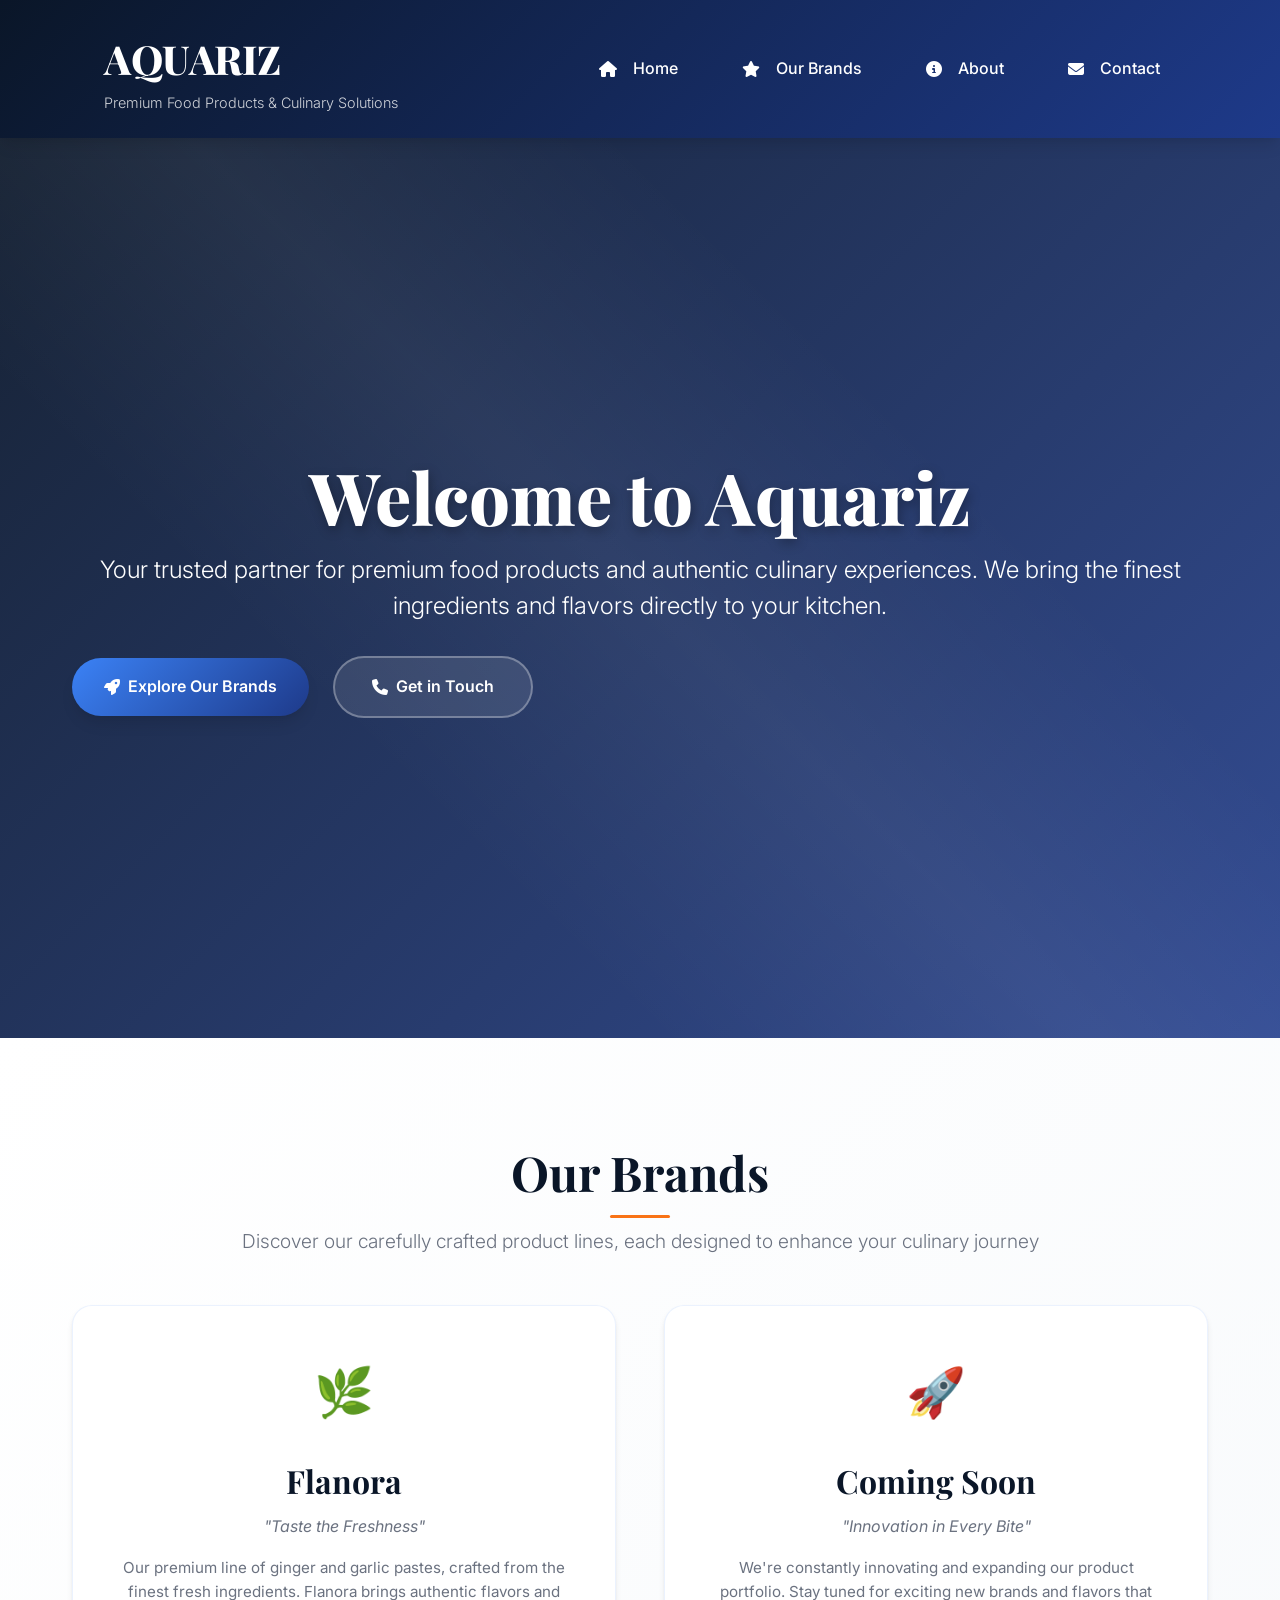
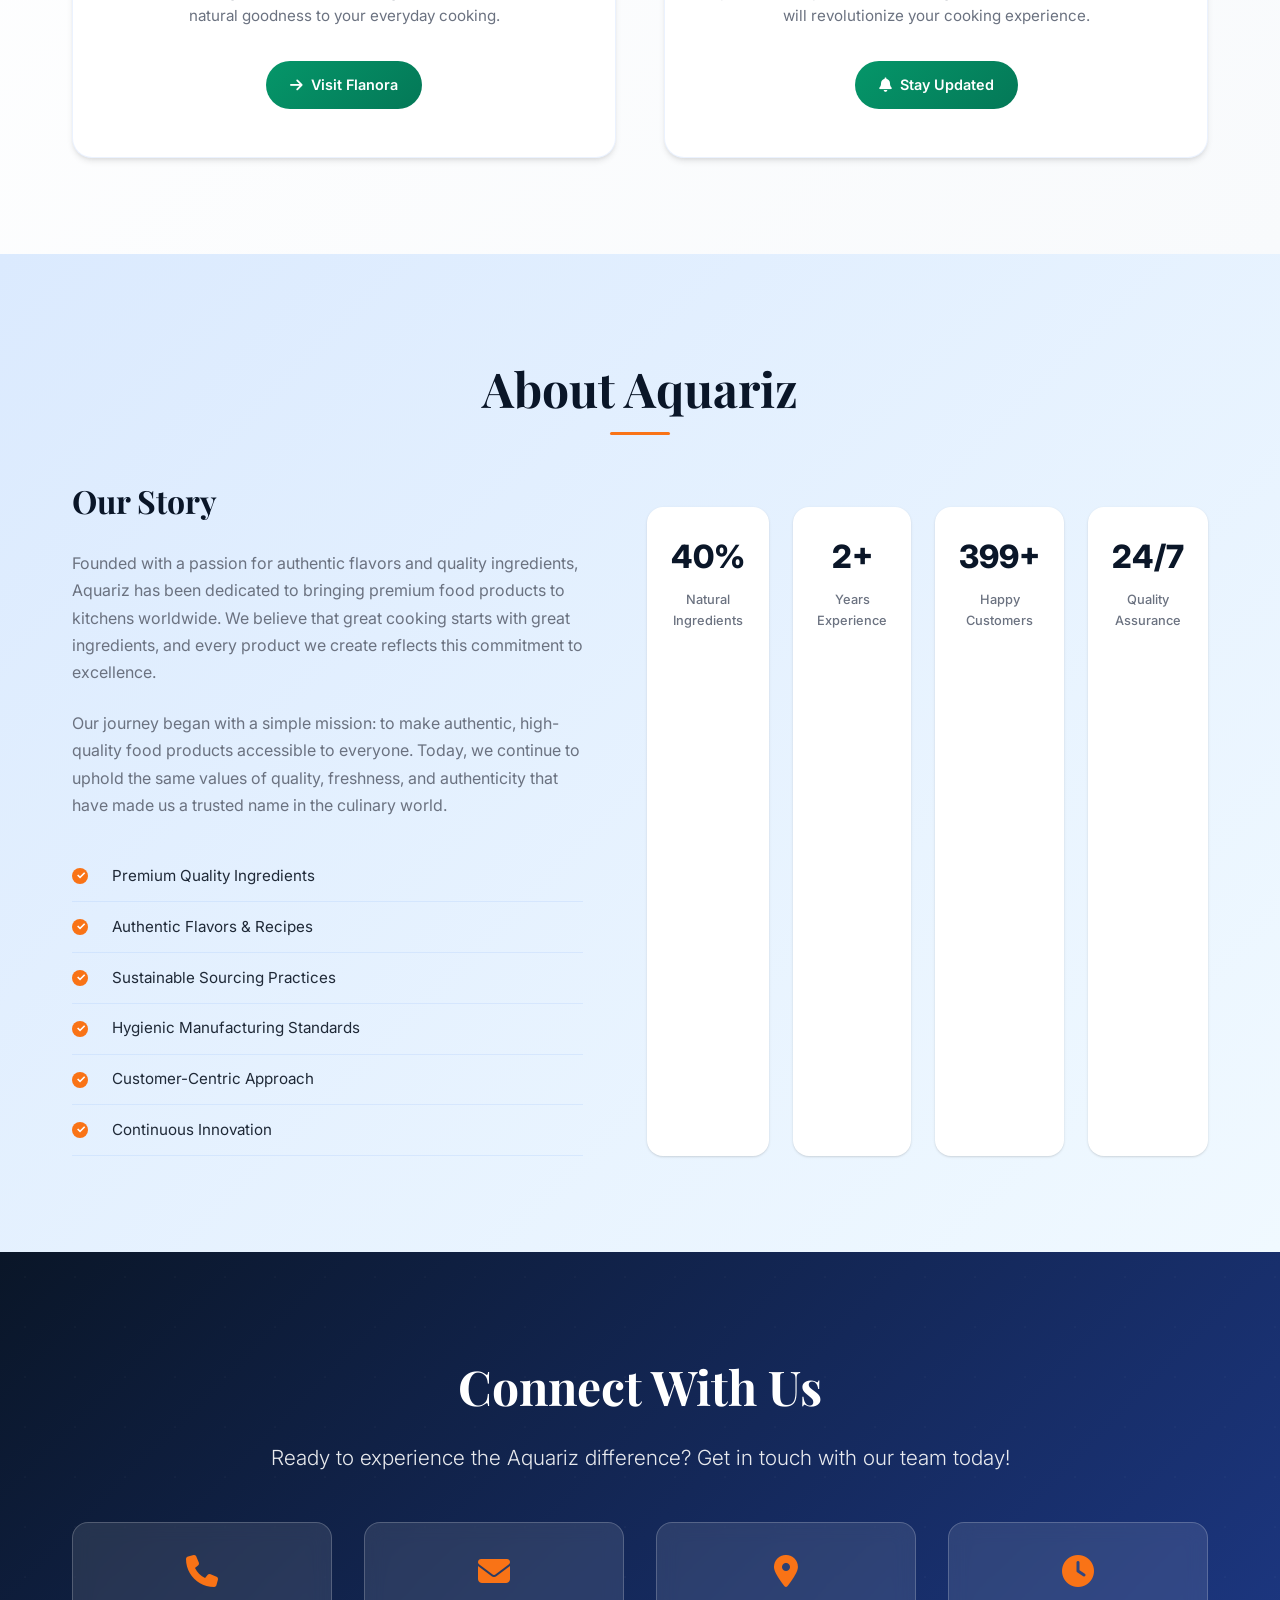
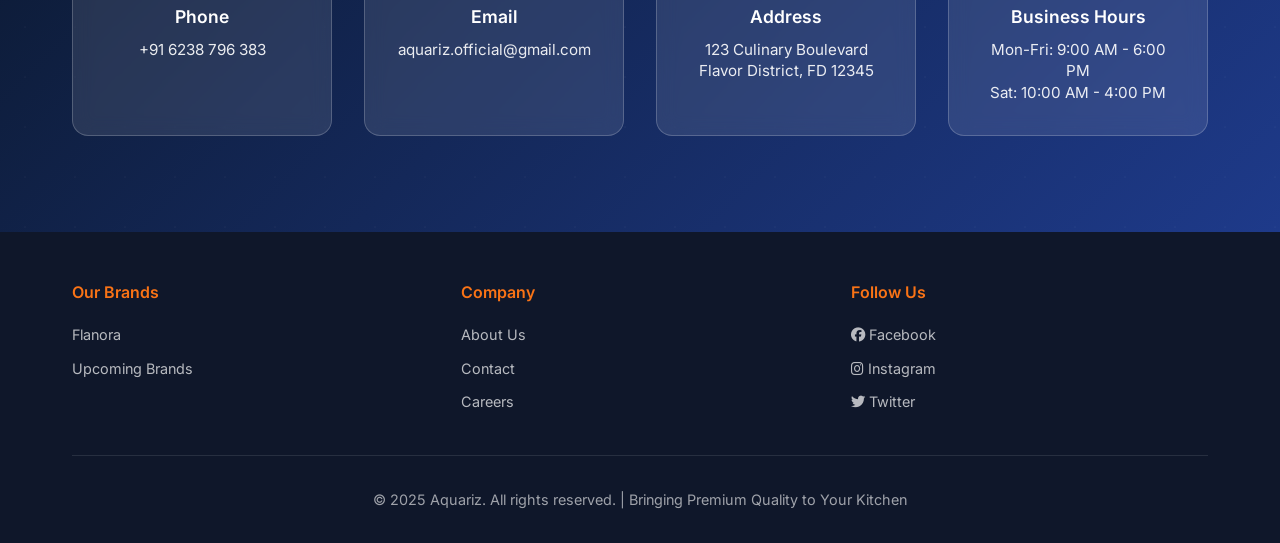
<file: archive/index.html>
<!DOCTYPE html>
<html lang="en">

<head>
    <meta charset="UTF-8">
    <meta name="viewport" content="width=device-width, initial-scale=1.0">
    <title>Aquariz - Premium Food Products & Culinary Solutions</title>
    <link
        href="https://fonts.googleapis.com/css2?family=Inter:wght@200;300;400;500;600;700;800&family=Playfair+Display:wght@400;500;600;700;800&display=swap"
        rel="stylesheet">
    <link rel="stylesheet" href="https://cdnjs.cloudflare.com/ajax/libs/font-awesome/6.5.0/css/all.min.css">
    <style>
        :root {
            --primary-blue: #0a1628;
            --secondary-blue: #1e3a8a;
            --accent-blue: #3b82f6;
            --light-blue: #dbeafe;
            --warm-white: #fefefe;
            --text-dark: #1f2937;
            --text-light: #6b7280;
            --orange: #f97316;
            --green: #059669;
            --gold: #f59e0b;
            --shadow-xs: 0 1px 2px 0 rgba(0, 0, 0, 0.05);
            --shadow-sm: 0 1px 3px 0 rgba(0, 0, 0, 0.1), 0 1px 2px 0 rgba(0, 0, 0, 0.06);
            --shadow-md: 0 4px 6px -1px rgba(0, 0, 0, 0.1), 0 2px 4px -1px rgba(0, 0, 0, 0.06);
            --shadow-lg: 0 10px 15px -3px rgba(0, 0, 0, 0.1), 0 4px 6px -2px rgba(0, 0, 0, 0.05);
            --shadow-xl: 0 20px 25px -5px rgba(0, 0, 0, 0.1), 0 10px 10px -5px rgba(0, 0, 0, 0.04);
            --shadow-2xl: 0 25px 50px -12px rgba(0, 0, 0, 0.25);
        }

        * {
            margin: 0;
            padding: 0;
            box-sizing: border-box;
        }

        html {
            scroll-behavior: smooth;
        }

        body {
            font-family: 'Inter', -apple-system, BlinkMacSystemFont, 'Segoe UI', Roboto, sans-serif;
            font-size: 16px;
            line-height: 1.6;
            color: var(--text-dark);
            background-color: var(--warm-white);
            overflow-x: hidden;
            -webkit-font-smoothing: antialiased;
            -moz-osx-font-smoothing: grayscale;
        }

        .container {
            max-width: 1200px;
            margin: 0 auto;
            padding: 0 1rem;
        }

        /* Mobile-first container sizing */
        @media (min-width: 640px) {
            .container {
                padding: 0 1.5rem;
            }
        }

        @media (min-width: 1024px) {
            .container {
                padding: 0 2rem;
            }
        }

        /* Loading Animation */
        .loading-screen {
            position: fixed;
            top: 0;
            left: 0;
            width: 100vw;
            height: 100vh;
            background: linear-gradient(135deg, var(--primary-blue), var(--secondary-blue));
            display: flex;
            flex-direction: column;
            align-items: center;
            justify-content: center;
            z-index: 9999;
            transition: opacity 0.5s ease-out, visibility 0.5s ease-out;
        }

        .loading-screen.hidden {
            opacity: 0;
            visibility: hidden;
        }

        .loading-logo {
            font-family: 'Playfair Display', serif;
            font-size: 3rem;
            font-weight: 800;
            color: white;
            margin-bottom: 2rem;
            animation: pulse 2s ease-in-out infinite;
        }

        .loading-spinner {
            width: 60px;
            height: 60px;
            border: 4px solid rgba(255, 255, 255, 0.2);
            border-top: 4px solid var(--orange);
            border-radius: 50%;
            animation: spin 1s linear infinite;
        }

        @keyframes spin {
            0% {
                transform: rotate(0deg);
            }

            100% {
                transform: rotate(360deg);
            }
        }

        @keyframes pulse {

            0%,
            100% {
                opacity: 1;
            }

            50% {
                opacity: 0.7;
            }
        }

        /* Header - Ultra Mobile Optimized */
        header {
            background: linear-gradient(135deg, var(--primary-blue), var(--secondary-blue));
            position: sticky;
            top: 0;
            z-index: 1000;
            box-shadow: var(--shadow-lg);
            backdrop-filter: blur(10px);
            transition: all 0.3s ease;
        }

        .header-container {
            display: flex;
            justify-content: space-between;
            align-items: center;
            padding: 1rem;
            min-height: 70px;
        }

        .logo-section {
            flex: 1;
        }

        .logo {
            font-family: 'Playfair Display', serif;
            font-size: 1.8rem;
            font-weight: 800;
            color: white;
            text-decoration: none;
            letter-spacing: -0.5px;
            transition: all 0.3s ease;
        }

        .logo:hover {
            transform: scale(1.05);
        }

        .tagline {
            font-size: 0.7rem;
            color: rgba(255, 255, 255, 0.8);
            font-weight: 300;
            margin-top: 0.2rem;
            line-height: 1.2;
        }

        .nav-toggle {
            display: flex;
            flex-direction: column;
            justify-content: space-between;
            width: 28px;
            height: 20px;
            background: none;
            border: none;
            cursor: pointer;
            padding: 0;
            z-index: 1001;
        }

        .nav-toggle span {
            display: block;
            height: 3px;
            width: 100%;
            background: white;
            border-radius: 3px;
            transition: all 0.3s ease;
        }

        .nav-toggle.active span:nth-child(1) {
            transform: rotate(45deg) translate(5px, 5px);
        }

        .nav-toggle.active span:nth-child(2) {
            opacity: 0;
        }

        .nav-toggle.active span:nth-child(3) {
            transform: rotate(-45deg) translate(7px, -6px);
        }

        .nav-menu {
            position: fixed;
            top: 0;
            right: -100%;
            width: 100%;
            height: 100vh;
            background: linear-gradient(135deg, var(--primary-blue), var(--secondary-blue));
            display: flex;
            flex-direction: column;
            justify-content: center;
            align-items: center;
            list-style: none;
            transition: right 0.3s ease;
            z-index: 1000;
        }

        .nav-menu.active {
            right: 0;
        }

        .nav-menu li {
            margin: 1.5rem 0;
        }

        .nav-menu a {
            color: white;
            text-decoration: none;
            font-size: 1.5rem;
            font-weight: 500;
            padding: 1rem 2rem;
            border-radius: 12px;
            transition: all 0.3s ease;
            display: flex;
            align-items: center;
            gap: 1rem;
        }

        .nav-menu a:hover {
            background: rgba(255, 255, 255, 0.1);
            transform: translateX(10px);
        }

        /* Desktop Navigation */
        @media (min-width: 1024px) {
            .header-container {
                padding: 1.5rem 2rem;
            }

            .logo {
                font-size: 2.5rem;
            }

            .tagline {
                font-size: 0.9rem;
            }

            .nav-toggle {
                display: none;
            }

            .nav-menu {
                position: static;
                width: auto;
                height: auto;
                background: none;
                flex-direction: row;
                justify-content: flex-end;
                gap: 2rem;
            }

            .nav-menu a {
                font-size: 1rem;
                padding: 0.5rem 1rem;
            }

            .nav-menu a:hover {
                transform: translateY(-2px);
            }
        }

        /* Hero Section - Mobile First */
        .hero {
            background: linear-gradient(135deg, rgba(10, 22, 40, 0.95), rgba(30, 58, 138, 0.9)),
                url('data:image/svg+xml,<svg xmlns="http://www.w3.org/2000/svg" viewBox="0 0 1200 800"><defs><radialGradient id="grad1" cx="50%" cy="50%" r="50%"><stop offset="0%" style="stop-color:%23ffffff;stop-opacity:0.1" /><stop offset="100%" style="stop-color:%23ffffff;stop-opacity:0" /></radialGradient></defs><rect width="1200" height="800" fill="%23f8fafc"/><circle cx="300" cy="200" r="100" fill="url(%23grad1)"/><circle cx="900" cy="600" r="150" fill="url(%23grad1)"/><circle cx="1100" cy="300" r="80" fill="url(%23grad1)"/></svg>');
            background-size: cover;
            background-position: center;
            color: white;
            min-height: 100vh;
            display: flex;
            align-items: center;
            position: relative;
            overflow: hidden;
        }

        .hero::before {
            content: '';
            position: absolute;
            top: 0;
            left: 0;
            right: 0;
            bottom: 0;
            background: linear-gradient(45deg, transparent 30%, rgba(255, 255, 255, 0.05) 50%, transparent 70%);
            animation: shimmer 4s infinite ease-in-out;
        }

        @keyframes shimmer {
            0% {
                transform: translateX(-100%);
            }

            100% {
                transform: translateX(100%);
            }
        }

        .hero-content {
            position: relative;
            z-index: 2;
            text-align: center;
            padding: 2rem 0;
        }

        .hero-title {
            font-family: 'Playfair Display', serif;
            font-size: 2.5rem;
            font-weight: 800;
            margin-bottom: 1rem;
            line-height: 1.1;
            text-shadow: 2px 4px 12px rgba(0, 0, 0, 0.3);
            animation: fadeInUp 1s ease-out;
        }

        .hero-subtitle {
            font-size: 1.1rem;
            font-weight: 300;
            margin-bottom: 2rem;
            opacity: 0.95;
            line-height: 1.5;
            animation: fadeInUp 1s ease-out 0.3s both;
        }

        .hero-buttons {
            display: flex;
            flex-direction: column;
            gap: 1rem;
            align-items: center;
            animation: fadeInUp 1s ease-out 0.6s both;
        }

        .btn {
            display: inline-flex;
            align-items: center;
            justify-content: center;
            gap: 0.5rem;
            padding: 1rem 2rem;
            border-radius: 50px;
            text-decoration: none;
            font-weight: 600;
            font-size: 1rem;
            transition: all 0.3s ease;
            min-width: 200px;
            text-align: center;
        }

        .btn-primary {
            background: linear-gradient(135deg, var(--accent-blue), var(--secondary-blue));
            color: white;
            box-shadow: var(--shadow-lg);
        }

        .btn-primary:hover {
            transform: translateY(-3px);
            box-shadow: var(--shadow-xl);
        }

        .btn-secondary {
            background: rgba(255, 255, 255, 0.1);
            color: white;
            border: 2px solid rgba(255, 255, 255, 0.3);
            backdrop-filter: blur(10px);
        }

        .btn-secondary:hover {
            background: rgba(255, 255, 255, 0.2);
            transform: translateY(-3px);
        }

        @keyframes fadeInUp {
            from {
                opacity: 0;
                transform: translateY(40px);
            }

            to {
                opacity: 1;
                transform: translateY(0);
            }
        }

        /* Responsive Hero */
        @media (min-width: 640px) {
            .hero-title {
                font-size: 3.5rem;
            }

            .hero-subtitle {
                font-size: 1.3rem;
            }

            .hero-buttons {
                flex-direction: row;
                gap: 1.5rem;
            }
        }

        @media (min-width: 1024px) {
            .hero-title {
                font-size: 4.5rem;
            }

            .hero-subtitle {
                font-size: 1.5rem;
            }
        }

        /* Brands Section */
        .brands {
            padding: 4rem 0;
            background: linear-gradient(135deg, #ffffff 0%, #f8fafc 100%);
        }

        .section-header {
            text-align: center;
            margin-bottom: 3rem;
        }

        .section-title {
            font-family: 'Playfair Display', serif;
            font-size: 2.5rem;
            font-weight: 700;
            color: var(--primary-blue);
            margin-bottom: 1rem;
            position: relative;
        }

        .section-title::after {
            content: '';
            position: absolute;
            bottom: -8px;
            left: 50%;
            transform: translateX(-50%);
            width: 60px;
            height: 3px;
            background: var(--orange);
            border-radius: 2px;
        }

        .section-subtitle {
            font-size: 1.1rem;
            color: var(--text-light);
            font-weight: 300;
            line-height: 1.6;
        }

        .brand-grid {
            display: grid;
            grid-template-columns: 1fr;
            gap: 2rem;
            margin-top: 3rem;
        }

        .brand-card {
            background: white;
            border-radius: 20px;
            padding: 2rem;
            text-align: center;
            box-shadow: var(--shadow-md);
            transition: all 0.4s ease;
            border: 1px solid rgba(59, 130, 246, 0.1);
            position: relative;
            overflow: hidden;
        }

        .brand-card::before {
            content: '';
            position: absolute;
            top: 0;
            left: 0;
            right: 0;
            bottom: 0;
            background: linear-gradient(45deg, transparent 30%, rgba(255, 255, 255, 0.8) 50%, transparent 70%);
            opacity: 0;
            transition: opacity 0.3s ease;
        }

        .brand-card:hover {
            transform: translateY(-10px);
            box-shadow: var(--shadow-xl);
        }

        .brand-card:hover::before {
            opacity: 1;
        }

        .brand-icon {
            font-size: 3rem;
            margin-bottom: 1.5rem;
            position: relative;
            z-index: 2;
        }

        .brand-name {
            font-family: 'Playfair Display', serif;
            font-size: 2rem;
            font-weight: 700;
            color: var(--primary-blue);
            margin-bottom: 0.5rem;
            position: relative;
            z-index: 2;
        }

        .brand-tagline {
            font-size: 1rem;
            color: var(--text-light);
            font-style: italic;
            margin-bottom: 1rem;
            position: relative;
            z-index: 2;
        }

        .brand-description {
            font-size: 0.95rem;
            color: var(--text-light);
            line-height: 1.6;
            margin-bottom: 2rem;
            position: relative;
            z-index: 2;
        }

        .brand-btn {
            background: linear-gradient(135deg, var(--green), #047857);
            color: white;
            padding: 0.8rem 1.5rem;
            border-radius: 50px;
            text-decoration: none;
            font-weight: 600;
            font-size: 0.9rem;
            transition: all 0.3s ease;
            display: inline-flex;
            align-items: center;
            gap: 0.5rem;
            position: relative;
            z-index: 2;
        }

        .brand-btn:hover {
            transform: translateY(-2px);
            box-shadow: var(--shadow-lg);
        }

        /* Responsive Brands */
        @media (min-width: 768px) {
            .brands {
                padding: 6rem 0;
            }

            .brand-grid {
                grid-template-columns: repeat(2, 1fr);
                gap: 3rem;
            }

            .brand-card {
                padding: 3rem;
            }

            .section-title {
                font-size: 3rem;
            }

            .section-subtitle {
                font-size: 1.2rem;
            }
        }

        /* About Section */
        .about {
            padding: 4rem 0;
            background: linear-gradient(135deg, var(--light-blue) 0%, #f0f9ff 100%);
        }

        .about-content {
            display: grid;
            grid-template-columns: 1fr;
            gap: 3rem;
        }

        .about-text h3 {
            font-family: 'Playfair Display', serif;
            font-size: 2rem;
            color: var(--primary-blue);
            margin-bottom: 1.5rem;
        }

        .about-text p {
            font-size: 1rem;
            color: var(--text-light);
            line-height: 1.7;
            margin-bottom: 1.5rem;
        }

        .values-list {
            list-style: none;
            margin-top: 2rem;
        }

        .values-list li {
            padding: 0.8rem 0;
            position: relative;
            padding-left: 2.5rem;
            font-size: 0.95rem;
            color: var(--text-dark);
            border-bottom: 1px solid rgba(59, 130, 246, 0.1);
        }

        .values-list li:before {
            content: "";
            position: absolute;
            left: 0;
            top: 50%;
            transform: translateY(-50%);
            width: 16px;
            height: 16px;
            background: var(--orange);
            border-radius: 50%;
        }

        .values-list li:after {
            content: "✓";
            position: absolute;
            left: 4px;
            top: 50%;
            transform: translateY(-50%);
            color: white;
            font-weight: bold;
            font-size: 0.7rem;
        }

        .stats-grid {
            display: grid;
            grid-template-columns: repeat(2, 1fr);
            gap: 1.5rem;
            margin-top: 2rem;
        }

        .stat-item {
            background: white;
            padding: 1.5rem;
            border-radius: 16px;
            text-align: center;
            box-shadow: var(--shadow-sm);
            transition: all 0.3s ease;
        }

        .stat-item:hover {
            transform: translateY(-5px);
            box-shadow: var(--shadow-md);
        }

        .stat-number {
            font-size: 2rem;
            font-weight: 800;
            color: var(--primary-blue);
            margin-bottom: 0.5rem;
        }

        .stat-label {
            font-size: 0.8rem;
            color: var(--text-light);
            font-weight: 500;
        }

        /* Responsive About */
        @media (min-width: 768px) {
            .about {
                padding: 6rem 0;
            }

            .about-content {
                grid-template-columns: 1fr 1fr;
                gap: 4rem;
            }

            .stats-grid {
                grid-template-columns: repeat(2, 1fr);
            }
        }

        @media (min-width: 1024px) {
            .stats-grid {
                grid-template-columns: repeat(4, 1fr);
            }
        }

        /* Contact Section */
        .contact {
            padding: 4rem 0;
            background: linear-gradient(135deg, var(--primary-blue) 0%, var(--secondary-blue) 100%);
            color: white;
            position: relative;
        }

        .contact::before {
            content: '';
            position: absolute;
            top: 0;
            left: 0;
            right: 0;
            bottom: 0;
            background: url('data:image/svg+xml,<svg xmlns="http://www.w3.org/2000/svg" viewBox="0 0 100 100"><circle cx="50" cy="50" r="1" fill="white" opacity="0.1"/></svg>');
            background-size: 50px 50px;
        }

        .contact-content {
            position: relative;
            z-index: 2;
            text-align: center;
        }

        .contact-title {
            font-family: 'Playfair Display', serif;
            font-size: 2.5rem;
            font-weight: 700;
            margin-bottom: 1rem;
        }

        .contact-subtitle {
            font-size: 1.1rem;
            margin-bottom: 3rem;
            opacity: 0.9;
            font-weight: 300;
        }

        .contact-grid {
            display: grid;
            grid-template-columns: 1fr;
            gap: 1.5rem;
            margin-top: 3rem;
        }

        .contact-card {
            background: rgba(255, 255, 255, 0.1);
            backdrop-filter: blur(10px);
            border-radius: 16px;
            padding: 2rem;
            border: 1px solid rgba(255, 255, 255, 0.2);
            transition: all 0.3s ease;
            text-align: center;
        }

        .contact-card:hover {
            transform: translateY(-5px);
            background: rgba(255, 255, 255, 0.15);
        }

        .contact-card i {
            font-size: 2rem;
            color: var(--orange);
            margin-bottom: 1rem;
        }

        .contact-card h4 {
            font-size: 1.1rem;
            margin-bottom: 0.5rem;
            font-weight: 600;
        }

        .contact-card p {
            font-size: 0.95rem;
            opacity: 0.9;
            line-height: 1.4;
        }

        /* Responsive Contact */
        @media (min-width: 640px) {
            .contact-grid {
                grid-template-columns: repeat(2, 1fr);
            }
        }

        @media (min-width: 1024px) {
            .contact {
                padding: 6rem 0;
            }

            .contact-title {
                font-size: 3rem;
            }

            .contact-subtitle {
                font-size: 1.3rem;
            }

            .contact-grid {
                grid-template-columns: repeat(4, 1fr);
                gap: 2rem;
            }
        }

        /* Footer */
        footer {
            background: #0f172a;
            color: white;
            padding: 3rem 0 2rem;
        }

        .footer-content {
            display: grid;
            grid-template-columns: 1fr;
            gap: 2rem;
            margin-bottom: 2rem;
        }

        .footer-section h4 {
            color: var(--orange);
            margin-bottom: 1rem;
            font-weight: 600;
        }

        .footer-section ul {
            list-style: none;
        }

        .footer-section ul li {
            margin-bottom: 0.5rem;
        }

        .footer-section ul li a {
            color: rgba(255, 255, 255, 0.7);
            text-decoration: none;
            transition: color 0.3s ease;
            font-size: 0.9rem;
        }

        .footer-section ul li a:hover {
            color: white;
        }

        .footer-bottom {
            border-top: 1px solid rgba(255, 255, 255, 0.1);
            padding-top: 2rem;
            text-align: center;
            font-size: 0.9rem;
            color: rgba(255, 255, 255, 0.6);
        }

        /* Responsive Footer */
        @media (min-width: 768px) {
            .footer-content {
                grid-template-columns: repeat(3, 1fr);
            }
        }

        /* Scroll animations */
        .scroll-reveal {
            opacity: 0;
            transform: translateY(30px);
            transition: all 0.8s ease;
        }

        .scroll-reveal.revealed {
            opacity: 1;
            transform: translateY(0);
        }

        /* Performance optimizations */
        .brand-card,
        .contact-card,
        .stat-item {
            will-change: transform;
        }

        /* Accessibility improvements */
        @media (prefers-reduced-motion: reduce) {

            *,
            *::before,
            *::after {
                animation-duration: 0.01ms !important;
                animation-iteration-count: 1 !important;
                transition-duration: 0.01ms !important;
            }
        }

        /* Touch targets for mobile */
        @media (max-width: 768px) {

            .btn,
            .brand-btn,
            .nav-menu a {
                min-height: 44px;
                min-width: 44px;
            }
        }
    </style>
</head>

<body>
    <!-- Loading Screen -->
    <div class="loading-screen" id="loadingScreen">
        <div class="loading-logo">AQUARIZ</div>
        <div class="loading-spinner"></div>
    </div>

    <!-- Header -->
    <header>
        <div class="container">
            <div class="header-container">
                <div class="logo-section">
                    <a href="#home" class="logo">AQUARIZ</a>
                    <div class="tagline">Premium Food Products & Culinary Solutions</div>
                </div>

                <button class="nav-toggle" id="navToggle" aria-label="Toggle navigation">
                    <span></span>
                    <span></span>
                    <span></span>
                </button>

                <nav>
                    <ul class="nav-menu" id="navMenu">
                        <li><a href="#home"><i class="fas fa-home"></i> Home</a></li>
                        <li><a href="#brands"><i class="fas fa-star"></i> Our Brands</a></li>
                        <li><a href="#about"><i class="fas fa-info-circle"></i> About</a></li>
                        <li><a href="#contact"><i class="fas fa-envelope"></i> Contact</a></li>
                    </ul>
                </nav>
            </div>
        </div>
    </header>

    <!-- Hero Section -->
    <section class="hero" id="home">
        <div class="container">
            <div class="hero-content">
                <h1 class="hero-title">Welcome to Aquariz</h1>
                <p class="hero-subtitle">Your trusted partner for premium food products and authentic culinary
                    experiences. We bring the finest ingredients and flavors directly to your kitchen.</p>
                <div class="hero-buttons">
                    <a href="#brands" class="btn btn-primary">
                        <i class="fas fa-rocket"></i> Explore Our Brands
                    </a>
                    <a href="#contact" class="btn btn-secondary">
                        <i class="fas fa-phone"></i> Get in Touch
                    </a>
                </div>
            </div>
        </div>
    </section>

    <!-- Brands Section -->
    <section class="brands" id="brands">
        <div class="container">
            <div class="section-header scroll-reveal">
                <h2 class="section-title">Our Brands</h2>
                <p class="section-subtitle">Discover our carefully crafted product lines, each designed to enhance your
                    culinary journey</p>
            </div>

            <div class="brand-grid">
                <div class="brand-card scroll-reveal">
                    <div class="brand-icon">🌿</div>
                    <h3 class="brand-name">Flanora</h3>
                    <p class="brand-tagline">"Taste the Freshness"</p>
                    <p class="brand-description">
                        Our premium line of ginger and garlic pastes, crafted from the finest fresh ingredients.
                        Flanora brings authentic flavors and natural goodness to your everyday cooking.
                    </p>
                    <a href="flanora/" class="brand-btn">
                        <i class="fas fa-arrow-right"></i> Visit Flanora
                    </a>
                </div>

                <div class="brand-card scroll-reveal">
                    <div class="brand-icon">🚀</div>
                    <h3 class="brand-name">Coming Soon</h3>
                    <p class="brand-tagline">"Innovation in Every Bite"</p>
                    <p class="brand-description">
                        We're constantly innovating and expanding our product portfolio.
                        Stay tuned for exciting new brands and flavors that will revolutionize your cooking experience.
                    </p>
                    <a href="#contact" class="brand-btn">
                        <i class="fas fa-bell"></i> Stay Updated
                    </a>
                </div>
            </div>
        </div>
    </section>

    <!-- About Section -->
    <section class="about" id="about">
        <div class="container">
            <div class="section-header scroll-reveal">
                <h2 class="section-title">About Aquariz</h2>
            </div>

            <div class="about-content scroll-reveal">
                <div class="about-text">
                    <h3>Our Story</h3>
                    <p>Founded with a passion for authentic flavors and quality ingredients, Aquariz has been dedicated
                        to bringing premium food products to kitchens worldwide. We believe that great cooking starts
                        with great ingredients, and every product we create reflects this commitment to excellence.</p>

                    <p>Our journey began with a simple mission: to make authentic, high-quality food products accessible
                        to everyone. Today, we continue to uphold the same values of quality, freshness, and
                        authenticity that have made us a trusted name in the culinary world.</p>

                    <ul class="values-list">
                        <li>Premium Quality Ingredients</li>
                        <li>Authentic Flavors & Recipes</li>
                        <li>Sustainable Sourcing Practices</li>
                        <li>Hygienic Manufacturing Standards</li>
                        <li>Customer-Centric Approach</li>
                        <li>Continuous Innovation</li>
                    </ul>
                </div>

                <div class="stats-grid">
                    <div class="stat-item">
                        <div class="stat-number">100%</div>
                        <div class="stat-label">Natural Ingredients</div>
                    </div>
                    <div class="stat-item">
                        <div class="stat-number">5+</div>
                        <div class="stat-label">Years Experience</div>
                    </div>
                    <div class="stat-item">
                        <div class="stat-number">1000+</div>
                        <div class="stat-label">Happy Customers</div>
                    </div>
                    <div class="stat-item">
                        <div class="stat-number">24/7</div>
                        <div class="stat-label">Quality Assurance</div>
                    </div>
                </div>
            </div>
        </div>
    </section>

    <!-- Contact Section -->
    <section class="contact" id="contact">
        <div class="container">
            <div class="contact-content scroll-reveal">
                <h2 class="contact-title">Connect With Us</h2>
                <p class="contact-subtitle">Ready to experience the Aquariz difference? Get in touch with our team
                    today!</p>

                <div class="contact-grid">
                    <div class="contact-card">
                        <i class="fas fa-phone"></i>
                        <h4>Phone</h4>
                        <p>+91 6238 796 383</p>
                    </div>

                    <div class="contact-card">
                        <i class="fas fa-envelope"></i>
                        <h4>Email</h4>
                        <p>aquariz.official@gmail.com</p>
                    </div>

                    <div class="contact-card">
                        <i class="fas fa-map-marker-alt"></i>
                        <h4>Address</h4>
                        <p>123 Culinary Boulevard<br>Flavor District, FD 12345</p>
                    </div>

                    <div class="contact-card">
                        <i class="fas fa-clock"></i>
                        <h4>Business Hours</h4>
                        <p>Mon-Fri: 9:00 AM - 6:00 PM<br>Sat: 10:00 AM - 4:00 PM</p>
                    </div>
                </div>
            </div>
        </div>
    </section>

    <!-- Footer -->
    <footer>
        <div class="container">
            <div class="footer-content">
                <div class="footer-section">
                    <h4>Our Brands</h4>
                    <ul>
                        <li><a href="flanora/">Flanora</a></li>
                        <li><a href="#contact">Upcoming Brands</a></li>
                    </ul>
                </div>

                <div class="footer-section">
                    <h4>Company</h4>
                    <ul>
                        <li><a href="#about">About Us</a></li>
                        <li><a href="#contact">Contact</a></li>
                        <li><a href="#careers">Careers</a></li>
                    </ul>
                </div>

                <div class="footer-section">
                    <h4>Follow Us</h4>
                    <ul>
                        <li><a href="#"><i class="fab fa-facebook"></i> Facebook</a></li>
                        <li><a href="#"><i class="fab fa-instagram"></i> Instagram</a></li>
                        <li><a href="#"><i class="fab fa-twitter"></i> Twitter</a></li>
                    </ul>
                </div>
            </div>

            <div class="footer-bottom">
                <p>&copy; 2025 Aquariz. All rights reserved. | Bringing Premium Quality to Your Kitchen</p>
            </div>
        </div>
    </footer>

    <script>
        // Performance optimized JavaScript
        document.addEventListener('DOMContentLoaded', function () {
            // Loading screen
            const loadingScreen = document.getElementById('loadingScreen');

            window.addEventListener('load', function () {
                setTimeout(() => {
                    loadingScreen.classList.add('hidden');
                }, 1200);
            });

            // Mobile navigation
            const navToggle = document.getElementById('navToggle');
            const navMenu = document.getElementById('navMenu');

            navToggle.addEventListener('click', function () {
                navToggle.classList.toggle('active');
                navMenu.classList.toggle('active');
            });

            // Close mobile menu when clicking on links
            document.querySelectorAll('.nav-menu a').forEach(link => {
                link.addEventListener('click', function () {
                    navToggle.classList.remove('active');
                    navMenu.classList.remove('active');
                });
            });

            // Smooth scrolling
            document.querySelectorAll('a[href^="#"]').forEach(anchor => {
                anchor.addEventListener('click', function (e) {
                    e.preventDefault();
                    const target = document.querySelector(this.getAttribute('href'));
                    if (target) {
                        target.scrollIntoView({
                            behavior: 'smooth',
                            block: 'start'
                        });
                    }
                });
            });

            // Scroll animations with Intersection Observer
            const observerOptions = {
                threshold: 0.1,
                rootMargin: '0px 0px -50px 0px'
            };

            const observer = new IntersectionObserver(function (entries) {
                entries.forEach(entry => {
                    if (entry.isIntersecting) {
                        entry.target.classList.add('revealed');
                    }
                });
            }, observerOptions);

            document.querySelectorAll('.scroll-reveal').forEach(el => {
                observer.observe(el);
            });

            // Header background change on scroll
            let ticking = false;

            function updateHeader() {
                const header = document.querySelector('header');
                const scrolled = window.pageYOffset;

                if (scrolled > 50) {
                    header.style.background = 'linear-gradient(135deg, rgba(10, 22, 40, 0.95), rgba(30, 58, 138, 0.95))';
                    header.style.backdropFilter = 'blur(15px)';
                } else {
                    header.style.background = 'linear-gradient(135deg, var(--primary-blue), var(--secondary-blue))';
                    header.style.backdropFilter = 'blur(10px)';
                }

                ticking = false;
            }

            window.addEventListener('scroll', function () {
                if (!ticking) {
                    requestAnimationFrame(updateHeader);
                    ticking = true;
                }
            });

            // Stats counter animation
            const statsObserver = new IntersectionObserver((entries) => {
                entries.forEach(entry => {
                    if (entry.isIntersecting) {
                        const statNumber = entry.target.querySelector('.stat-number');
                        if (statNumber && !statNumber.classList.contains('counted')) {
                            statNumber.classList.add('counted');
                            const finalText = statNumber.textContent;
                            const isPercentage = finalText.includes('%');
                            const isPlus = finalText.includes('+');
                            const numberValue = parseInt(finalText);

                            if (!isNaN(numberValue)) {
                                let counter = 0;
                                const increment = numberValue / 30;

                                const timer = setInterval(() => {
                                    counter += increment;
                                    if (counter >= numberValue) {
                                        counter = numberValue;
                                        clearInterval(timer);
                                    }

                                    let displayValue = Math.floor(counter);
                                    if (isPercentage) displayValue += '%';
                                    if (isPlus) displayValue += '+';
                                    if (finalText.includes('/')) displayValue = finalText;

                                    statNumber.textContent = displayValue;
                                }, 50);
                            }
                        }
                    }
                });
            }, { threshold: 0.5 });

            document.querySelectorAll('.stat-item').forEach(item => {
                statsObserver.observe(item);
            });

            // Preload critical resources
            const preloadLink = document.createElement('link');
            preloadLink.rel = 'preload';
            preloadLink.href = 'https://fonts.googleapis.com/css2?family=Inter:wght@200;300;400;500;600;700;800&family=Playfair+Display:wght@400;500;600;700;800&display=swap';
            preloadLink.as = 'style';
            document.head.appendChild(preloadLink);
        });
    </script>
</body>

</html>
</file>
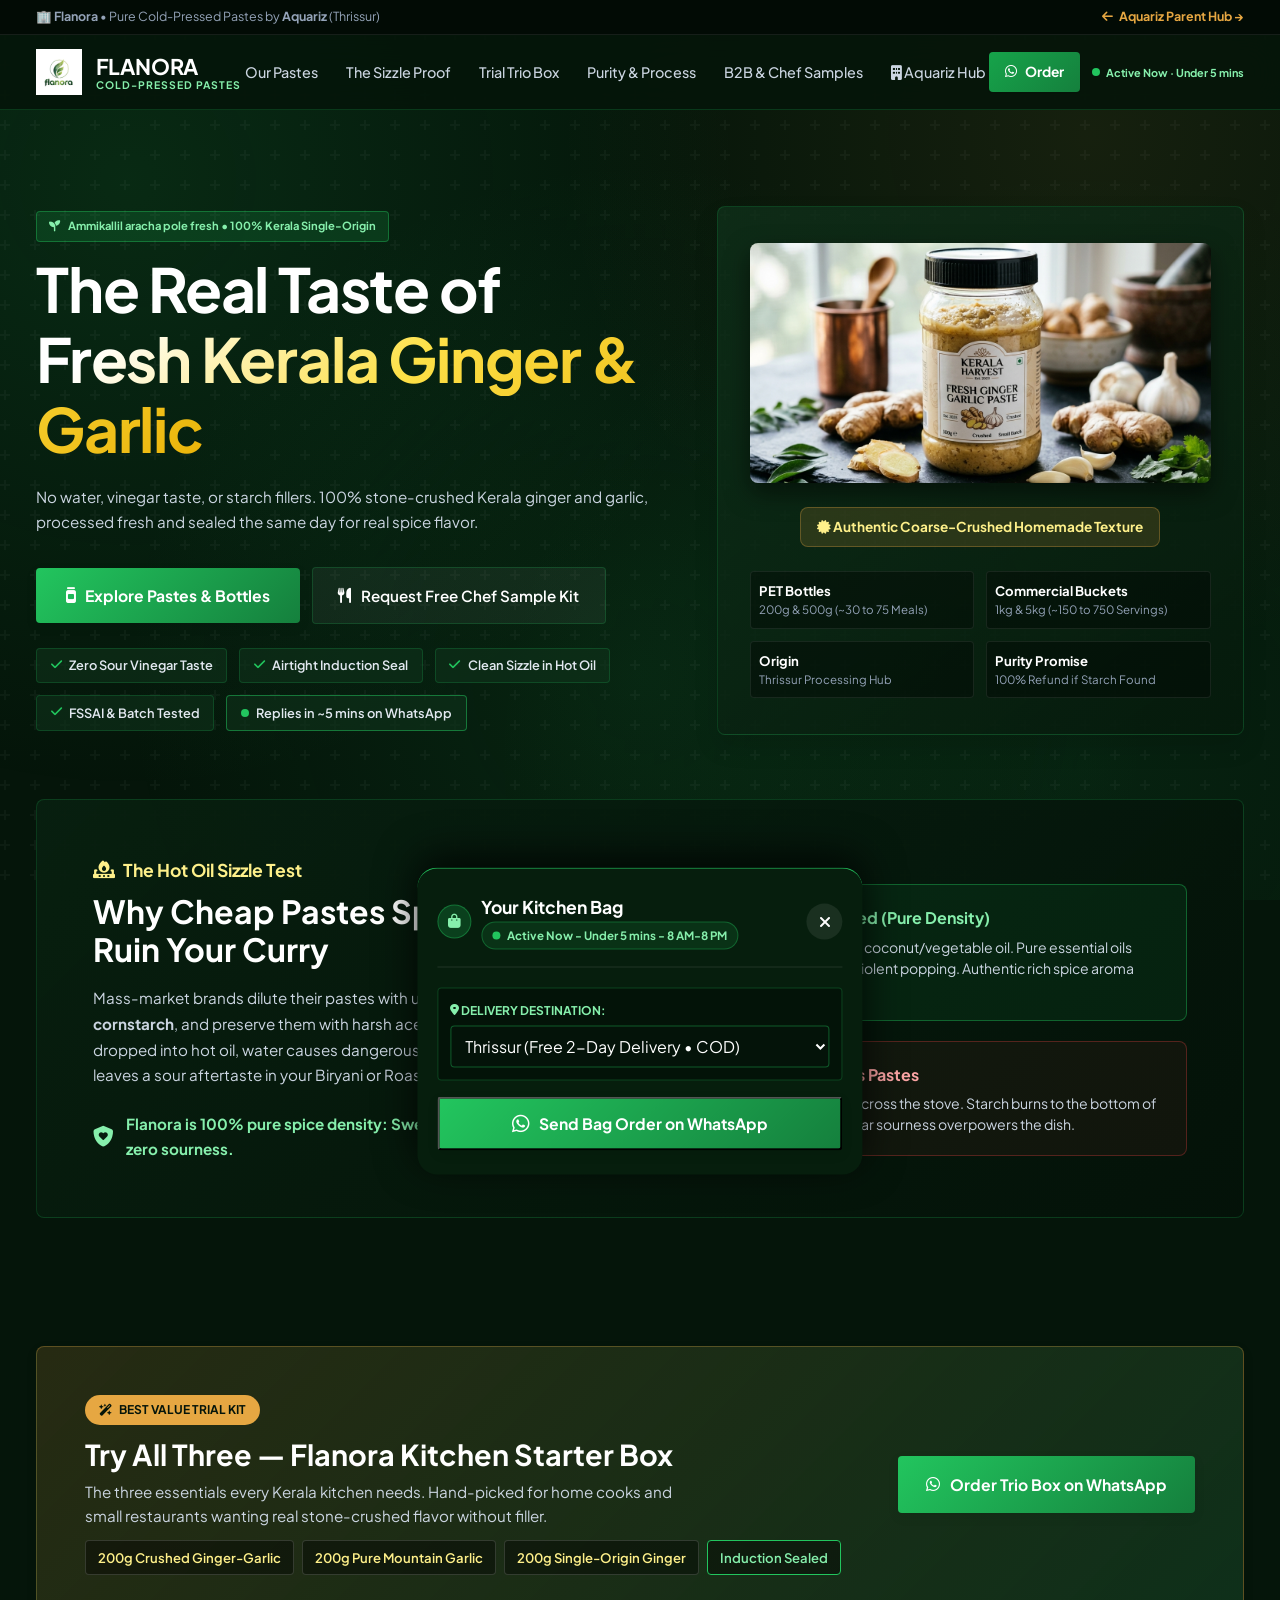
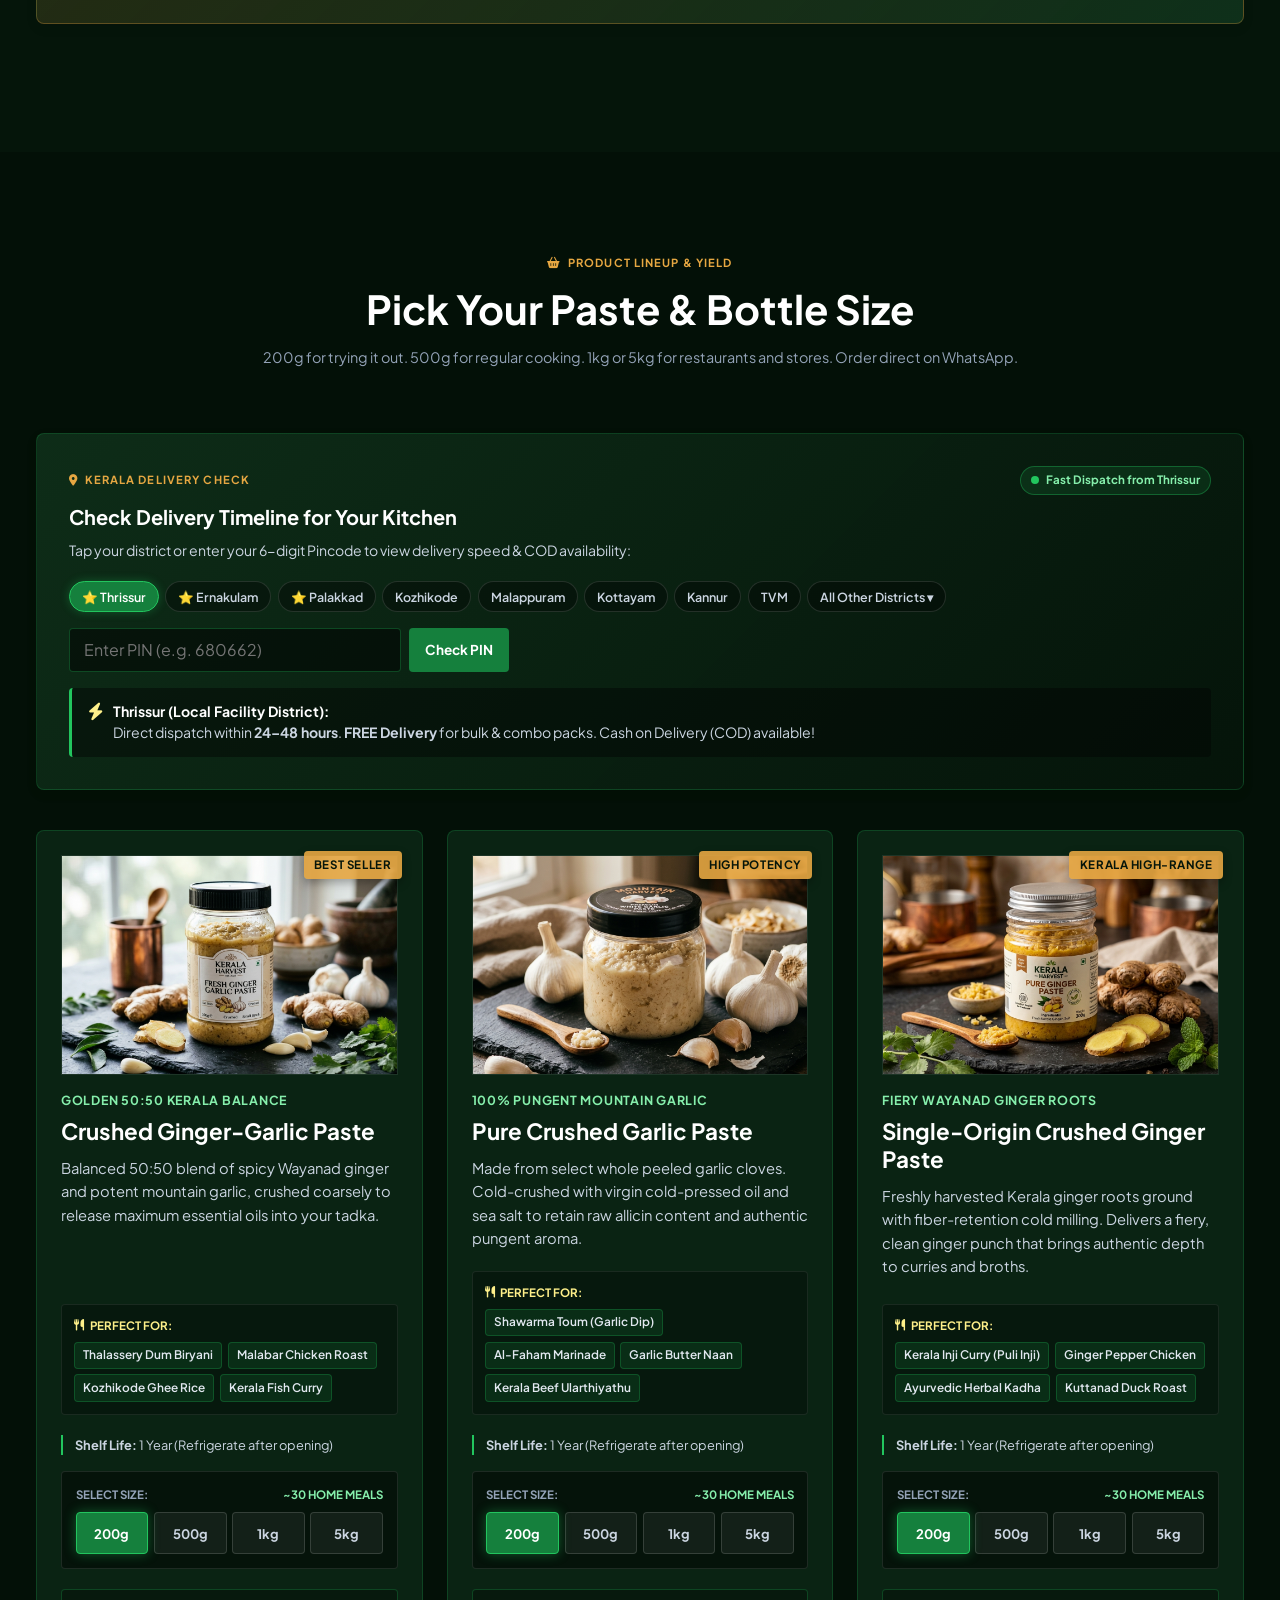
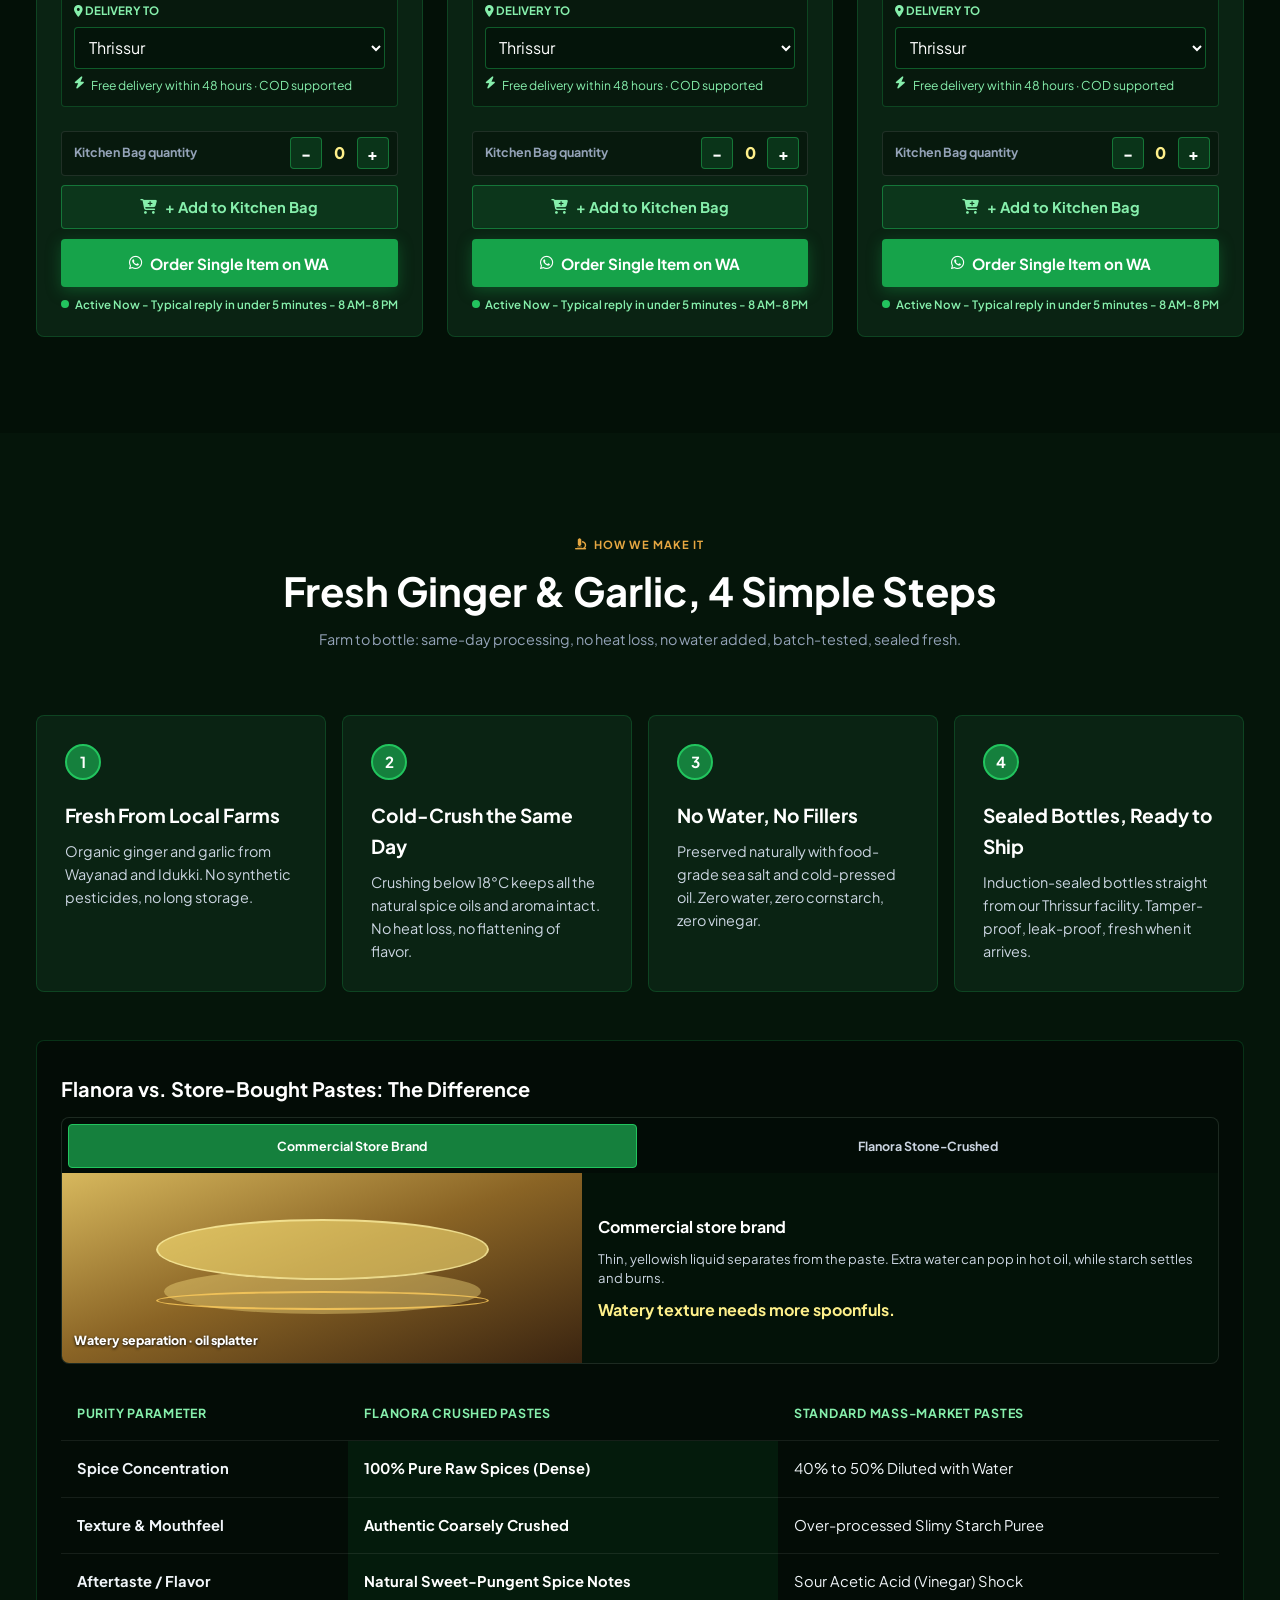
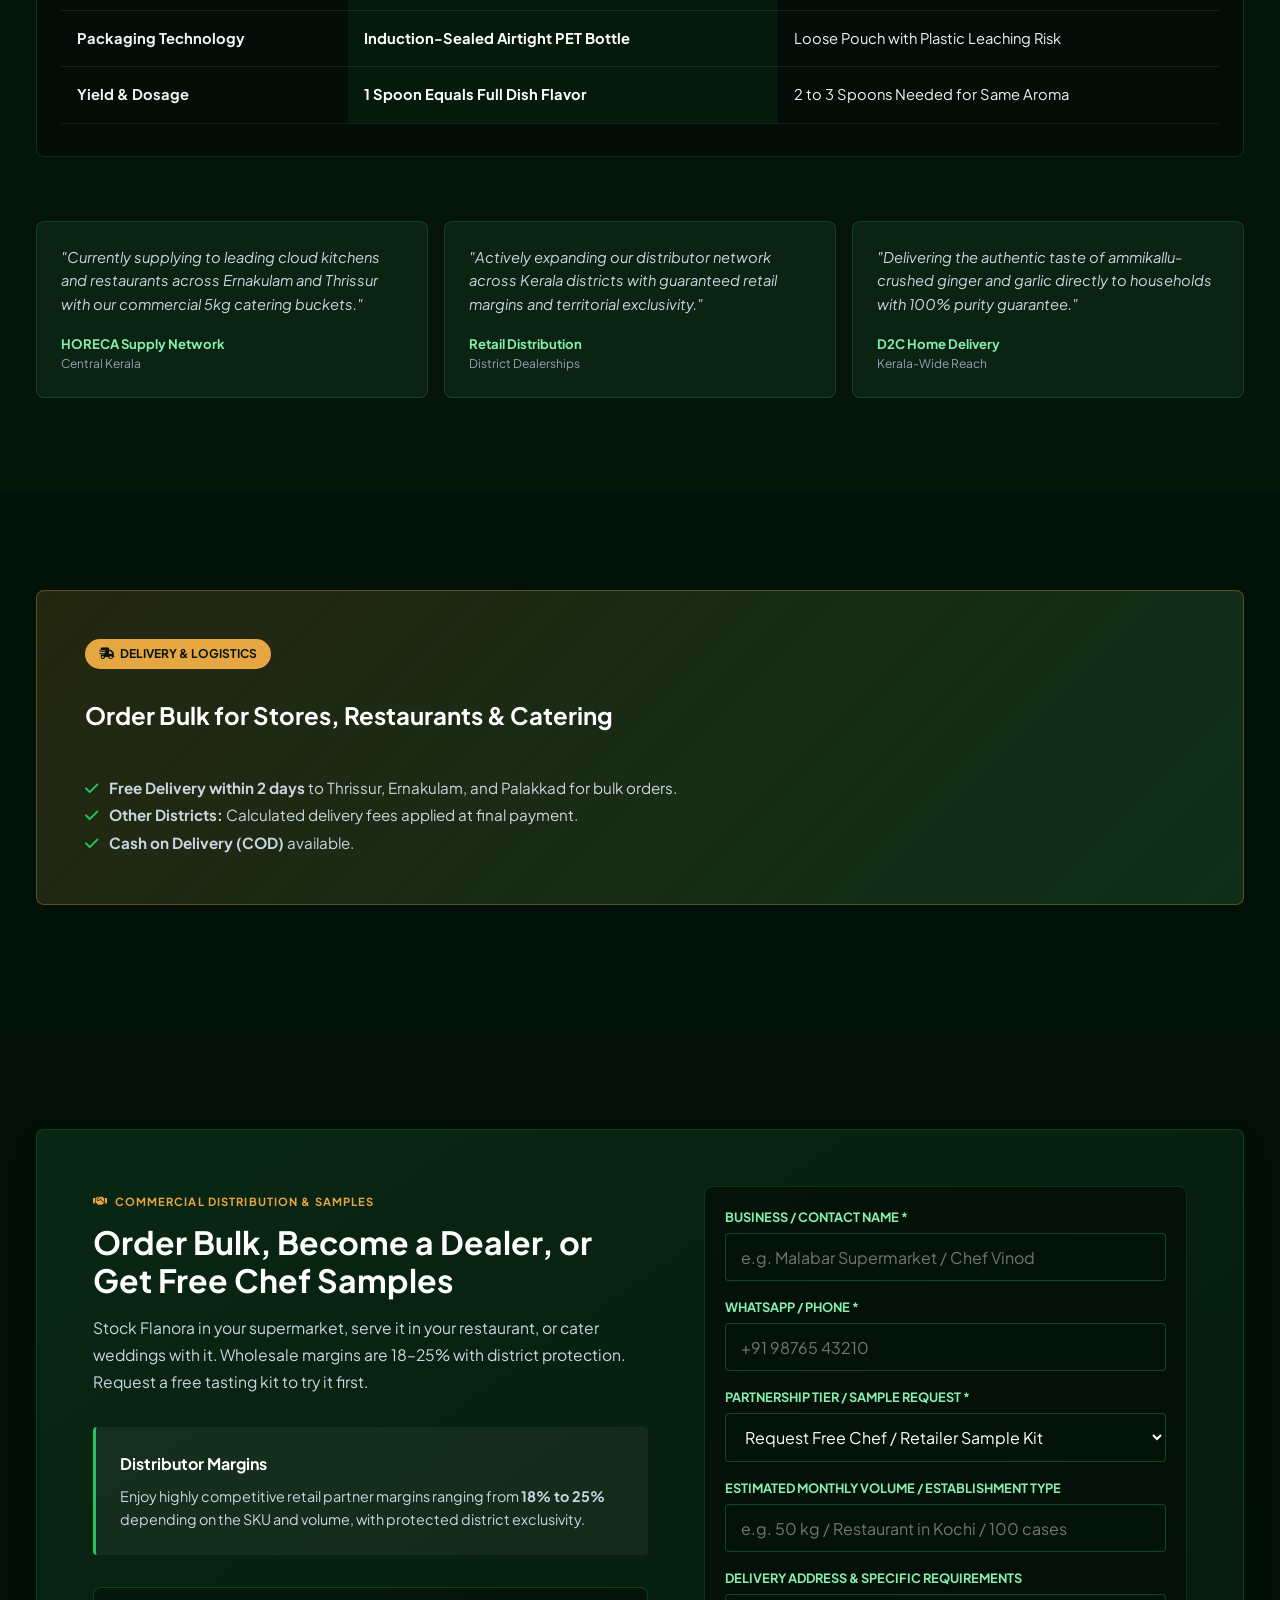
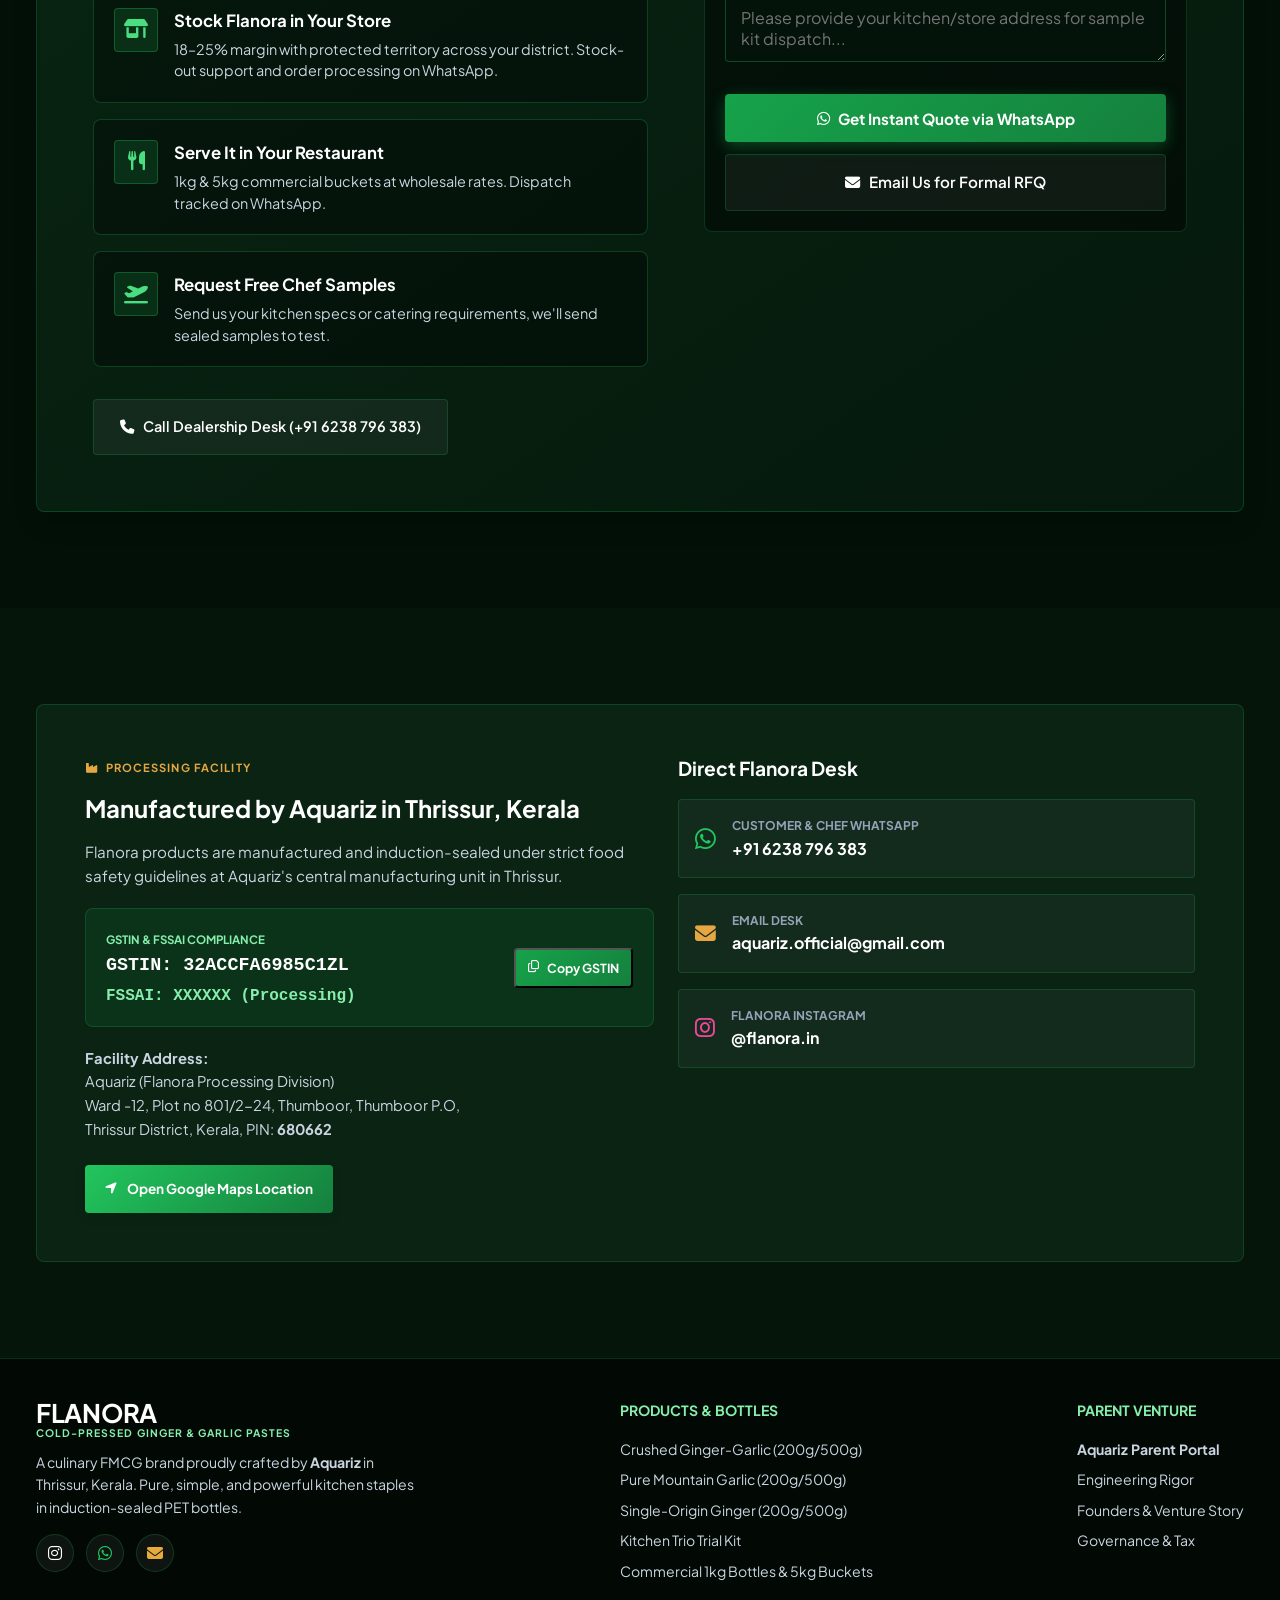
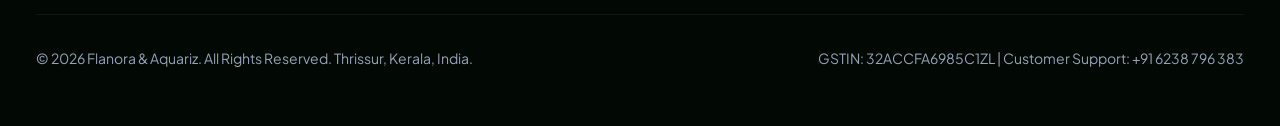
<file: flanora/index.html>
<!DOCTYPE html>
<html lang="en">

<head>
  <meta charset="UTF-8" />
  <meta name="viewport" content="width=device-width, initial-scale=1.0, maximum-scale=5.0, viewport-fit=cover" />
  <meta name="theme-color" content="#061a0c" />
  <meta name="robots" content="index, follow" />
  <meta name="description"
    content="Flanora – 100% Pure, Cold-Pressed Crushed Ginger & Garlic Pastes in Induction-Sealed PET Bottles from Kerala. Zero artificial fillers, zero vinegar aftertaste, maximum culinary yield." />
  <meta name="keywords"
    content="Flanora, Ginger Garlic Paste, Cold Pressed Paste, Kerala Ginger, Crushed Garlic, Aquariz, Thrissur FMCG, HORECA Catering Paste, Induction Sealed Bottles, Malabar Biryani Paste" />
  <meta property="og:title" content="Flanora | 100% Cold-Pressed Kerala Ginger & Garlic Pastes" />
  <meta property="og:description"
    content="Ammikallil aracha pole fresh! 100% pure crushed pastes in induction-sealed PET bottles. Retail, trial trio boxes & commercial HORECA packs." />
  <meta property="og:type" content="website" />

  <title>Flanora | 100% Cold-Pressed Kerala Ginger & Garlic Pastes</title>
  <link rel="canonical" href="https://aquariz.in/flanora/" />
  <meta property="og:image" content="https://aquariz.in/flanora/logo-flanora.png" />
  <meta property="og:url" content="https://aquariz.in/flanora/" />
  <meta name="twitter:card" content="summary_large_image" />
  <meta name="twitter:image" content="https://aquariz.in/flanora/logo-flanora.png" />
  <meta name="twitter:title" content="Flanora | 100% Cold-Pressed Kerala Ginger & Garlic Pastes" />
  <meta name="twitter:description"
    content="100% pure crushed pastes in induction-sealed PET bottles. Zero artificial fillers." />
  <link rel="icon" type="image/jpeg" href="logo-flanora.png" />
  <link rel="apple-touch-icon" href="logo-flanora.png" />

  <!-- Google Fonts -->
  <link rel="preconnect" href="https://fonts.googleapis.com" />
  <link rel="preconnect" href="https://fonts.gstatic.com" crossorigin />
  <link
    href="https://fonts.googleapis.com/css2?family=Plus+Jakarta+Sans:wght@400;500;600;700&family=Playfair+Display:ital,wght@0,600;0,700;1,600&display=swap"
    rel="stylesheet" />
  <link rel="stylesheet" href="https://cdnjs.cloudflare.com/ajax/libs/font-awesome/6.5.1/css/all.min.css" />

  <style>
    /* ==========================================================================
       1. BOTANICAL LUXURY DESIGN SYSTEM & VARIABLES
       ========================================================================== */
    :root {
      /* Color System */
      --color-bg: #05150a;
      --color-surface: #0a2313;
      --color-surface-elevated: #10331c;
      --color-border: rgba(255, 255, 255, 0.08);
      --color-border-emerald: rgba(34, 197, 94, 0.2);
      --color-border-gold: rgba(230, 167, 66, 0.3);

      --color-primary: #15803d;
      --color-primary-bright: #22c55e;
      --color-accent: #e6a742;
      --color-accent-light: #fef08a;
      --color-accent-cream: #fbf8f2;

      --color-text: #f1f5f9;
      --color-text-muted: #94a3b8;
      --color-text-green: #86efac;
      --color-white: #ffffff;

      /* Typography */
      --font-body: 'Plus Jakarta Sans', -apple-system, BlinkMacSystemFont, 'Segoe UI', Roboto, sans-serif;
      --font-display: 'Playfair Display', Georgia, serif;

      --text-xs: 0.75rem;
      --text-sm: 0.875rem;
      --text-base: 1rem;
      --text-lg: 1.125rem;
      --text-xl: 1.25rem;
      --text-2xl: 1.5rem;
      --text-3xl: 1.875rem;
      --text-4xl: 2.25rem;
      --text-5xl: 3rem;
      --text-6xl: 3.75rem;

      --leading-tight: 1.1;
      --leading-snug: 1.375;
      --leading-normal: 1.6;
      --leading-relaxed: 1.75;

      /* Spacing Scale (8px baseline) */
      --space-1: 4px;
      --space-2: 8px;
      --space-3: 12px;
      --space-4: 16px;
      --space-5: 24px;
      --space-6: 32px;
      --space-8: 48px;
      --space-10: 64px;
      --space-12: 96px;

      /* Radius Scale */
      --radius-none: 0;
      --radius-sm: 4px;
      --radius-md: 8px;
      --radius-lg: 12px;
      --radius-full: 9999px;

      /* Shadows */
      --shadow-sm: 0 1px 2px rgba(0, 0, 0, 0.05);
      --shadow-md: 0 4px 12px rgba(0, 0, 0, 0.08);
      --shadow-lg: 0 12px 24px rgba(0, 0, 0, 0.12);
      --shadow-focus: 0 0 0 3px rgba(34, 197, 94, 0.3);

      /* Transitions */
      --transition-fast: 0.2s cubic-bezier(0.16, 1, 0.3, 1);
      --transition-smooth: 0.35s cubic-bezier(0.16, 1, 0.3, 1);
    }

    @media (prefers-reduced-motion: reduce) {
      html { scroll-behavior: auto; }
      *, *::before, *::after {
        animation-duration: 0.01ms !important;
        animation-iteration-count: 1 !important;
        transition-duration: 0.01ms !important;
        scroll-behavior: auto !important;
      }
    }

    *,
    *::before,
    *::after {
      box-sizing: border-box;
      margin: 0;
      padding: 0;
    }
    html {
      scroll-behavior: smooth;
      -webkit-text-size-adjust: 100%;
      background-color: var(--color-bg);
      scroll-padding-top: 74px;
    }
    body {
      font-family: var(--font-body);
      background-color: var(--color-bg);
      color: var(--color-text);
      line-height: 1.6;
      overflow-x: hidden;
      min-height: 100vh;
      display: flex;
      flex-direction: column;
    }

    a {
      color: inherit;
      text-decoration: none;
      transition: color var(--transition-fast);
    }

    a,
    button,
    input,
    select,
    textarea,
    .pack-pill-btn,
    .btn-flanora-bar {
      touch-action: manipulation;
    }

    button,
    input,
    select,
    textarea {
      font-family: inherit;
      font-size: inherit;
      color: inherit;
    }

    img {
      max-width: 100%;
      height: auto;
      display: block;
    }

    .container {
      width: 100%;
      max-width: 1240px;
      margin-left: auto;
      margin-right: auto;
      padding-left: var(--space-4);
      padding-right: var(--space-4);
    }

    @media (max-width: 480px) {
      .container {
        padding-left: var(--space-3);
        padding-right: var(--space-3);
      }
    }

    /* Background Layers */
    .bg-mesh-layer {
      position: fixed;
      inset: 0;
      pointer-events: none;
      z-index: 0;
      background:
        radial-gradient(circle at 10% 20%, rgba(34, 197, 94, 0.12) 0%, transparent 45%),
        radial-gradient(circle at 85% 15%, rgba(230, 167, 66, 0.08) 0%, transparent 40%),
        radial-gradient(circle at 50% 75%, rgba(21, 128, 61, 0.15) 0%, transparent 55%),
        radial-gradient(circle at 85% 85%, rgba(34, 197, 94, 0.08) 0%, transparent 45%);
    }

    .bg-pattern-layer {
      position: fixed;
      inset: 0;
      pointer-events: none;
      z-index: 0;
      opacity: 0.035;
      background-image: url("data:image/svg+xml,%3Csvg width='60' height='60' viewBox='0 0 60 60' xmlns='http://www.w3.org/2000/svg'%3E%3Cg fill='%23ffffff' fill-opacity='1' fill-rule='evenodd'%3E%3Cpath d='M36 34v-4h-2v4h-4v2h4v4h2v-4h4v-2h-4zm0-30V0h-2v4h-4v2h4v4h2V6h4V4h-4zM6 34v-4H4v4H0v2h4v4h2v-4h4v-2H6zM6 4V0H4v4H0v2h4v4h2V6h4V4H6z'/%3E%3C/g%3E%3C/svg%3E");
    }

    /* Top Banner & Navbar */
    .top-parent-banner {
      background: #020b05;
      border-bottom: 1px solid rgba(255, 255, 255, 0.08);
      font-size: 0.78rem;
      padding: 0.45rem 0;
      color: var(--color-text-muted);
      position: relative;
      z-index: 100;
    }

    .top-banner-flex {
      display: flex;
      align-items: center;
      justify-content: space-between;
      gap: 0.5rem;
      width: 100%;
    }

    @media (max-width: 520px) {
      .top-banner-flex {
        flex-direction: column;
        justify-content: center;
        text-align: center;
        gap: 0.25rem;
        font-size: 0.74rem;
      }
    }

    .top-parent-banner a {
      color: var(--color-accent);
      font-weight: 700;
      display: inline-flex;
      align-items: center;
      gap: 0.35rem;
    }

    .top-parent-banner a:hover {
      color: #fff;
    }

    .navbar {
      position: sticky;
      top: 0;
      z-index: 90;
      background: rgba(5, 21, 10, 0.88);
      backdrop-filter: blur(16px);
      -webkit-backdrop-filter: blur(16px);
      border-bottom: 1px solid var(--color-border-emerald);
      transition: all var(--transition-smooth);
    }

    .nav-inner {
      display: flex;
      align-items: center;
      justify-content: space-between;
      height: 74px;
    }

    .brand-header-link {
      display: flex;
      align-items: center;
      gap: 0.85rem;
    }

    .flanora-nav-logo {
      height: 46px;
      width: auto;
      object-fit: contain;
    }

    .flanora-title-text {
      display: flex;
      flex-direction: column;
      line-height: 1.1;
    }

    .flanora-brand-title {
      font-size: 1.35rem;
      font-weight: 700;
      letter-spacing: -0.01em;
      color: #fff;
    }

    .flanora-by-parent {
      font-size: 0.65rem;
      font-weight: 700;
      letter-spacing: 0.1em;
      text-transform: uppercase;
      color: #86efac;
    }

    .nav-links-desktop {
      display: none;
      align-items: center;
      gap: 1.75rem;
    }

    @media (min-width: 960px) {
      .nav-links-desktop {
        display: flex;
      }
    }

    .nav-link {
      font-size: 0.82rem;
      font-weight: 500;
      color: #cbd5e1;
      position: relative;
    }

    @media (min-width: 768px) {
      .nav-link {
        font-size: 0.9rem;
      }
    }

    .nav-link:hover,
    .nav-link.active {
      color: #fff;
    }

    .nav-link::after {
      content: '';
      position: absolute;
      bottom: -4px;
      left: 0;
      width: 0%;
      height: 2px;
      background: var(--color-primary-bright);
      transition: width var(--transition-fast);
    }

    .nav-link:hover::after {
      width: 100%;
    }

    .nav-action-btns {
      display: flex;
      align-items: center;
      gap: 0.75rem;
    }

    .btn-nav-order {
      display: inline-flex;
      align-items: center;
      gap: 0.35rem;
      background: linear-gradient(135deg, #16a34a, #15803d);
      color: #fff;
      font-weight: 700;
      font-size: 0.78rem;
      padding: 0.4rem 0.7rem;
      border-radius: var(--radius-sm);
      box-shadow: var(--shadow-sm);
      transition: all var(--transition-fast);
      min-height: 36px;
      white-space: nowrap;
      touch-action: manipulation;
    }

    @media (min-width: 768px) {
      .btn-nav-order {
        font-size: 0.86rem;
        padding: 0.5rem 1rem;
        min-height: 40px;
        gap: 0.5rem;
      }
    }

    .btn-nav-order:hover {
      box-shadow: var(--shadow-lg);
    }

    .btn-mobile-toggle {
      background: transparent;
      border: 1px solid var(--color-border-emerald);
      color: #fff;
      width: 42px;
      height: 42px;
      border-radius: var(--radius-sm);
      display: flex;
      align-items: center;
      justify-content: center;
      cursor: pointer;
    }

    @media (min-width: 960px) {
      .btn-mobile-toggle {
        display: none;
      }
    }

    /* Mobile Drawer */
    .flanora-drawer {
      position: fixed;
      inset: 0;
      background: rgba(4, 16, 8, 0.98);
      backdrop-filter: blur(20px);
      z-index: 999;
      display: flex;
      flex-direction: column;
      padding: 2rem 1.5rem;
      transform: translateX(100%);
      transition: transform var(--transition-smooth);
    }

    .flanora-drawer.open {
      transform: translateX(0);
    }

    :where(a, button, input, select, textarea):focus-visible {
      outline: 3px solid var(--color-accent-light);
      outline-offset: 3px;
    }

    .drawer-top {
      display: flex;
      align-items: center;
      justify-content: space-between;
      margin-bottom: 2rem;
    }

    .drawer-items {
      display: flex;
      flex-direction: column;
      gap: 1.35rem;
    }

    .drawer-item {
      font-size: 1.1rem;
      font-weight: 600;
      color: #f1f5f9;
      display: flex;
      align-items: center;
      justify-content: space-between;
      border-bottom: 1px solid rgba(255, 255, 255, 0.08);
      padding-bottom: 0.75rem;
      min-height: 48px;
    }

    /* Hero Section */
    .hero-wrap {
      position: relative;
      padding: var(--space-8) 0 var(--space-8);
      z-index: 10;
    }

    @media (min-width: 768px) {
      .hero-wrap {
        padding: var(--space-12) 0 var(--space-10);
      }
    }

    @media (min-width: 768px) {
      .hero-wrap {
        padding: var(--space-12) 0 var(--space-10);
      }
    }

    .hero-grid {
      display: grid;
      grid-template-columns: 1fr;
      gap: var(--space-6);
      align-items: center;
    }

    @media (min-width: 960px) {
      .hero-grid {
        grid-template-columns: 1.2fr 1fr;
        gap: var(--space-8);
      }
    }

    .hero-badge-pill {
      display: inline-flex;
      align-items: center;
      gap: 0.5rem;
      background: rgba(34, 197, 94, 0.15);
      border: 1px solid rgba(34, 197, 94, 0.4);
      padding: 0.35rem 0.75rem;
      border-radius: var(--radius-sm);
      font-size: 0.7rem;
      font-weight: 700;
      color: #86efac;
      margin-bottom: 0.75rem;
    }

    .hero-main-title {
      font-size: 1.85rem;
      line-height: 1.15;
      font-weight: 700;
      letter-spacing: -0.02em;
      color: #fff;
      margin-bottom: 1.25rem;
    }

    @media (min-width: 480px) {
      .hero-main-title {
        font-size: 2.3rem;
      }
    }

    @media (min-width: 640px) {
      .hero-main-title {
        font-size: 3.2rem;
      }
    }

    @media (min-width: 1024px) {
      .hero-main-title {
        font-size: 3.8rem;
      }
    }

    .title-highlight-gold {
      background: linear-gradient(135deg, #fff 10%, #fde047 50%, #eab308 100%);
      -webkit-background-clip: text;
      -webkit-text-fill-color: transparent;
    }

    .hero-description {
      font-size: 0.95rem;
      color: #cbd5e1;
      line-height: 1.7;
      margin-bottom: 2rem;
      max-width: 620px;
    }


    .hero-button-group {
      display: flex;
      align-items: center;
      gap: 0.75rem;
      flex-wrap: wrap;
      margin-bottom: 1.5rem;
    }

    @media (max-width: 639px) {
      .hero-button-group {
        flex-direction: column;
        width: 100%;
        gap: 0.75rem;
      }

      .hero-button-group .btn-hero-primary,
      .hero-button-group .btn-hero-secondary {
        width: 100%;
        justify-content: center;
        text-align: center;
      }
    }


    .btn-hero-primary {
      display: inline-flex;
      align-items: center;
      gap: 0.6rem;
      background: linear-gradient(135deg, #22c55e, #15803d);
      color: #fff;
      font-weight: 700;
      font-size: 0.98rem;
      padding: 0.95rem 1.85rem;
      border-radius: var(--radius-sm);
      box-shadow: var(--shadow-md);
      transition: all var(--transition-fast);
      cursor: pointer;
      min-height: 48px;
    }

    .btn-hero-primary:hover {
      box-shadow: var(--shadow-lg);
      background: linear-gradient(135deg, #4ade80, #16a34a);
    }

    .btn-hero-secondary {
      display: inline-flex;
      align-items: center;
      gap: 0.6rem;
      background: rgba(255, 255, 255, 0.05);
      border: 1px solid var(--color-border-emerald);
      color: #fff;
      font-weight: 600;
      font-size: 0.95rem;
      padding: 0.95rem 1.6rem;
      border-radius: var(--radius-sm);
      transition: all var(--transition-fast);
    }

    .btn-hero-secondary:hover {
      background: rgba(255, 255, 255, 0.1);
      border-color: rgba(34, 197, 94, 0.6);
    }

    /* Trust Chips */
    .trust-chips-row {
      display: flex;
      flex-wrap: wrap;
      gap: 0.75rem;
    }

    .trust-chip {
      display: inline-flex;
      align-items: center;
      gap: 0.45rem;
      background: rgba(16, 51, 28, 0.6);
      border: 1px solid var(--color-border-emerald);
      padding: 0.4rem 0.85rem;
      border-radius: var(--radius-sm);
      font-size: 0.8rem;
      font-weight: 600;
      color: #e2e8f0;
    }

    .trust-chip i {
      color: var(--color-primary-bright);
    }

    /* Hero Showcase Card */
    .hero-showcase-card {
      background: linear-gradient(145deg, rgba(16, 51, 28, 0.7) 0%, rgba(6, 26, 12, 0.9) 100%);
      border: 1px solid var(--color-border-emerald);
      border-radius: var(--radius-md);
      padding: 2.25rem 2rem;
      text-align: center;
      position: relative;
      box-shadow: var(--shadow-lg);
      overflow: hidden;
    }

    .flanora-hero-image-pane {
      width: 100%;
      height: 200px;
      object-fit: cover;
      border-radius: var(--radius-md);
      margin-bottom: 1.5rem;
      box-shadow: 0 10px 25px rgba(0, 0, 0, 0.5);
    }

    @media (min-width: 768px) {
      .flanora-hero-image-pane {
        height: 240px;
      }
    }

    .hero-badge-seal {
      background: rgba(230, 167, 66, 0.15);
      border: 1px solid var(--color-border-gold);
      color: var(--color-accent-light);
      padding: 0.5rem 1rem;
      border-radius: var(--radius-md);
      font-size: 0.85rem;
      font-weight: 700;
      margin-bottom: 1.5rem;
      display: inline-block;
    }

    .hero-pack-preview-grid {
      display: grid;
      grid-template-columns: repeat(2, 1fr);
      gap: 0.75rem;
      text-align: left;
    }

    .pack-preview-item {
      background: rgba(0, 0, 0, 0.35);
      border: 1px solid rgba(255, 255, 255, 0.08);
      border-radius: var(--radius-sm);
      padding: 0.5rem;
    }

    .pack-preview-title {
      font-size: 0.82rem;
      font-weight: 700;
      color: #fff;
    }

    .pack-preview-desc {
      font-size: 0.72rem;
      color: var(--color-text-muted);
    }

    /* Sections */
    .section-spacing {
      padding: var(--space-8) 0;
      position: relative;
      z-index: 10;
    }

    @media (min-width: 768px) {
      .section-spacing {
        padding: var(--space-12) 0;
      }
    }

    .section-header-center {
      text-align: center;
      max-width: 760px;
      margin: 0 auto var(--space-10);
    }

    .badge-sub {
      display: inline-flex;
      align-items: center;
      gap: 0.4rem;
      font-size: 0.7rem;
      font-weight: 700;
      letter-spacing: 0.1em;
      text-transform: uppercase;
      color: var(--color-accent);
      margin-bottom: 0.75rem;
    }

    .section-heading {
      font-size: 1.35rem;
      font-weight: 700;
      color: #fff;
      line-height: 1.25;
      margin-bottom: 0.75rem;
    }

    @media (min-width: 640px) {
      .section-heading {
        font-size: 1.95rem;
      }
    }

    @media (min-width: 768px) {
      .section-heading {
        font-size: 2.5rem;
      }
    }

    .section-subtext {
      font-size: 0.9rem;
      color: var(--color-text-muted);
      line-height: 1.6;
    }

    /* ==========================================================================
       MARKETING FEATURE 1: THE SIZZLE TEST & SENSORY PROOF
       ========================================================================== */
    .sizzle-test-wrapper {
      background: linear-gradient(135deg, rgba(8, 32, 16, 0.9) 0%, rgba(4, 18, 9, 0.95) 100%);
      border: 1px solid var(--color-border-emerald);
      border-radius: var(--radius-md);
      padding: 1.5rem 1rem;
      margin-bottom: 2rem;
    }

    @media (min-width: 860px) {
      .sizzle-test-wrapper {
        padding: 3.5rem;
        display: grid;
        grid-template-columns: 1fr 1fr;
        gap: 3rem;
        align-items: center;
      }
    }

    .sizzle-head-malayalam {
      font-size: 1.1rem;
      color: #fef08a;
      font-weight: 700;
      margin-bottom: 0.5rem;
      display: flex;
      align-items: center;
      gap: 0.5rem;
    }

    .sizzle-comparison-grid {
      display: grid;
      grid-template-columns: 1fr;
      gap: 1.25rem;
      margin-top: 1.5rem;
    }

    .sizzle-card {
      padding: 1.25rem;
      border-radius: var(--radius-md);
      border: 1px solid;
    }

    .sizzle-card-flanora {
      background: rgba(34, 197, 94, 0.08);
      border-color: rgba(34, 197, 94, 0.4);
    }

    .sizzle-card-others {
      background: rgba(239, 68, 68, 0.06);
      border-color: rgba(239, 68, 68, 0.3);
    }

    .sizzle-card-title {
      font-size: 1rem;
      font-weight: 700;
      margin-bottom: 0.35rem;
      display: flex;
      align-items: center;
      gap: 0.5rem;
    }

    .sizzle-card-flanora .sizzle-card-title {
      color: #86efac;
    }

    .sizzle-card-others .sizzle-card-title {
      color: #fca5a5;
    }

    .sizzle-card-desc {
      font-size: 0.88rem;
      color: #cbd5e1;
      line-height: 1.5;
    }

    /* ==========================================================================
       MARKETING FEATURE 2: TRIO STARTER BUNDLE
       ========================================================================== */
    .bundle-banner-card {
      background: linear-gradient(135deg, rgba(230, 167, 66, 0.15) 0%, rgba(16, 51, 28, 0.9) 100%);
      border: 1px solid var(--color-border-gold);
      border-radius: var(--radius-md);
      padding: 1.5rem;
      margin-bottom: 2rem;
      display: flex;
      flex-direction: column;
      gap: 1.25rem;
      box-shadow: var(--shadow-md);
    }

    @media (min-width: 860px) {
      .bundle-banner-card {
        flex-direction: row;
        align-items: center;
        justify-content: space-between;
        padding: 3rem;
      }
    }

    .bundle-badge {
      display: inline-flex;
      align-items: center;
      gap: 0.4rem;
      background: var(--color-accent);
      color: #05150a;
      font-size: 0.75rem;
      font-weight: 700;
      padding: 0.35rem 0.85rem;
      border-radius: var(--radius-full);
      text-transform: uppercase;
      margin-bottom: 0.75rem;
    }

    .bundle-title {
      font-size: 1.8rem;
      font-weight: 700;
      color: #fff;
      line-height: 1.2;
      margin-bottom: 0.5rem;
    }

    .bundle-items-pills {
      display: flex;
      flex-wrap: wrap;
      gap: 0.5rem;
      margin-top: 0.75rem;
    }

    .bundle-pill {
      background: rgba(0, 0, 0, 0.4);
      border: 1px solid rgba(255, 255, 255, 0.15);
      padding: 0.35rem 0.75rem;
      border-radius: var(--radius-sm);
      font-size: 0.82rem;
      font-weight: 600;
      color: #fef08a;
    }


    @media (max-width: 859px) {
      .bundle-banner-card {
        padding: 1.5rem 1.25rem;
      }

      .bundle-banner-card a.btn-hero-primary {
        width: 100%;
        justify-content: center;
        text-align: center;
        white-space: normal;
      }
    }

    /* Product Grid */
    .products-grid {
      display: grid;
      grid-template-columns: 1fr;
      gap: var(--space-5);
    }

    @media (min-width: 768px) {
      .products-grid {
        grid-template-columns: repeat(2, 1fr);
      }
    }

    @media (min-width: 1080px) {
      .products-grid {
        grid-template-columns: repeat(3, 1fr);
      }
    }

    .product-card {
      background: var(--color-surface);
      border: 1px solid var(--color-border-emerald);
      border-radius: var(--radius-md);
      padding: 1.5rem;
      display: flex;
      flex-direction: column;
      transition: all var(--transition-smooth);
      position: relative;
      overflow: hidden;
    }

    .product-card:hover {
      border-color: var(--color-border-emerald);
      box-shadow: var(--shadow-lg);
    }

    .product-badge-flag {
      position: absolute;
      top: 1.25rem;
      right: 1.25rem;
      background: rgba(230, 167, 66, 0.9);
      color: #05150a;
      font-size: 0.72rem;
      font-weight: 700;
      padding: 0.3rem 0.65rem;
      border-radius: var(--radius-sm);
      text-transform: uppercase;
      letter-spacing: 0.05em;
      z-index: 2;
      box-shadow: 0 4px 10px rgba(0, 0, 0, 0.3);
    }

    .product-photo-wrap {
      width: 100%;
      height: 180px;
      border-radius: var(--radius-none);
      overflow: hidden;
      margin-bottom: 1rem;
      border: 1px solid rgba(255, 255, 255, 0.08);
      position: relative;
    }

    @media (min-width: 768px) {
      .product-photo-wrap {
        height: 220px;
      }
    }

    .product-photo-img {
      width: 100%;
      height: 100%;
      object-fit: cover;
      transition: transform 0.5s ease;
    }

    .product-card:hover .product-photo-img {
      transform: scale(1.05);
    }

    .product-tagline {
      font-size: 0.78rem;
      font-weight: 700;
      color: #86efac;
      text-transform: uppercase;
      letter-spacing: 0.06em;
      margin-bottom: 0.35rem;
    }

    .product-title {
      font-size: 1.4rem;
      font-weight: 700;
      color: #fff;
      line-height: 1.25;
      margin-bottom: 0.75rem;
    }

    .product-desc {
      font-size: 0.92rem;
      color: #cbd5e1;
      line-height: 1.6;
      margin-bottom: 1.25rem;
      flex-grow: 1;
    }

    /* Kerala Recipe Pairing Tags */
    .recipe-pairings-box {
      background: rgba(0, 0, 0, 0.3);
      border: 1px solid rgba(255, 255, 255, 0.08);
      border-radius: var(--radius-sm);
      padding: 0.75rem;
      margin-bottom: 1.25rem;
    }

    .recipe-pairings-label {
      font-size: 0.72rem;
      font-weight: 700;
      color: #fef08a;
      text-transform: uppercase;
      display: flex;
      align-items: center;
      gap: 0.35rem;
      margin-bottom: 0.4rem;
    }

    .recipe-tags-list {
      display: flex;
      flex-wrap: wrap;
      gap: 0.35rem;
    }

    .recipe-tag {
      background: rgba(34, 197, 94, 0.12);
      border: 1px solid rgba(34, 197, 94, 0.25);
      color: #e2e8f0;
      font-size: 0.74rem;
      font-weight: 600;
      padding: 0.2rem 0.5rem;
      border-radius: 4px;
    }

    /* Yield & Pack Selector */
    .pack-size-selector-box {
      background: rgba(0, 0, 0, 0.45);
      border: 1px solid rgba(255, 255, 255, 0.1);
      border-radius: var(--radius-sm);
      padding: 0.85rem;
      margin-bottom: 1.25rem;
    }

    .pack-selector-label {
      font-size: 0.72rem;
      font-weight: 700;
      color: var(--color-text-muted);
      text-transform: uppercase;
      margin-bottom: 0.5rem;
      display: flex;
      justify-content: space-between;
    }

    .yield-serving-counter {
      color: #86efac;
      font-weight: 700;
    }

    .pack-pills-row {
      display: grid;
      grid-template-columns: repeat(4, 1fr);
      gap: 0.35rem;
    }

    .pack-pill-btn {
      background: rgba(255, 255, 255, 0.06);
      border: 1px solid rgba(255, 255, 255, 0.14);
      color: #cbd5e1;
      padding: 0.5rem 0.25rem;
      border-radius: var(--radius-sm);
      font-size: 0.82rem;
      font-weight: 700;
      cursor: pointer;
      text-align: center;
      transition: all var(--transition-fast);
      min-height: 42px;
      display: flex;
      align-items: center;
      justify-content: center;
      touch-action: manipulation;
    }

    .pack-pill-btn:active {
      transform: scale(0.96);
    }

    .pack-pill-btn.active {
      background: var(--color-primary);
      border-color: var(--color-primary-bright);
      color: #fff;
      box-shadow: 0 0 12px rgba(34, 197, 94, 0.4);
    }

    .btn-order-sku-whatsapp {
      width: 100%;
      min-height: 48px;
      display: inline-flex;
      align-items: center;
      justify-content: center;
      gap: 0.5rem;
      background: #16a34a;
      color: #fff;
      font-weight: 700;
      font-size: 0.95rem;
      padding: 0.85rem 1rem;
      border-radius: var(--radius-sm);
      border: none;
      cursor: pointer;
      box-shadow: 0 4px 15px rgba(22, 163, 74, 0.35);
      transition: all var(--transition-fast);
      touch-action: manipulation;
    }

    .btn-order-sku-whatsapp:hover {
      background: #22c55e;
      transform: translateY(-1px);
    }

    .btn-order-sku-whatsapp:active {
      transform: scale(0.98);
      background: #15803d;
    }

    /* Process & Comparison */
    .process-timeline-grid {
      display: grid;
      grid-template-columns: 1fr;
      gap: var(--space-4);
    }

    @media (min-width: 640px) {
      .process-timeline-grid {
        grid-template-columns: repeat(2, 1fr);
      }
    }

    @media (min-width: 1024px) {
      .process-timeline-grid {
        grid-template-columns: repeat(4, 1fr);
      }
    }

    .process-step-card {
      background: var(--color-surface);
      border: 1px solid var(--color-border-emerald);
      border-radius: var(--radius-md);
      padding: 1.75rem;
      position: relative;
    }

    .step-number-badge {
      width: 36px;
      height: 36px;
      border-radius: 50%;
      background: var(--color-primary);
      color: #fff;
      font-weight: 700;
      font-size: 0.95rem;
      display: flex;
      align-items: center;
      justify-content: center;
      margin-bottom: 1.25rem;
      border: 2px solid var(--color-primary-bright);
    }

    .step-title {
      font-size: 1.2rem;
      font-weight: 700;
      color: #fff;
      margin-bottom: 0.6rem;
    }

    .step-desc {
      font-size: 0.9rem;
      color: #cbd5e1;
      line-height: 1.6;
    }

    .purity-comparison-box {
      margin-top: 3rem;
      background: rgba(0, 0, 0, 0.4);
      border: 1px solid var(--color-border-emerald);
      border-radius: var(--radius-md);
      padding: 2rem 1.5rem;
      overflow-x: auto;
    }

    .comparison-table {
      width: 100%;
      min-width: 580px;
      border-collapse: collapse;
      text-align: left;
    }

    .comparison-table th,
    .comparison-table td {
      padding: 0.5rem;
      border-bottom: 1px solid rgba(255, 255, 255, 0.08);
      font-size: 0.82rem;
    }

    @media (min-width: 768px) {

      .comparison-table th,
      .comparison-table td {
        padding: 1rem;
        font-size: 0.92rem;
      }
    }

    .comparison-table th {
      font-weight: 700;
      color: #86efac;
      text-transform: uppercase;
      font-size: 0.78rem;
      letter-spacing: 0.06em;
    }

    .comparison-table td.flanora-col {
      background: rgba(34, 197, 94, 0.08);
      font-weight: 700;
      color: #fff;
    }


    .table-scroll-hint-mobile {
      display: inline-flex;
      align-items: center;
      gap: 0.45rem;
      font-size: 0.75rem;
      font-weight: 600;
      color: #86efac;
      background: rgba(34, 197, 94, 0.12);
      border: 1px solid rgba(34, 197, 94, 0.25);
      padding: 0.35rem 0.75rem;
      border-radius: var(--radius-full);
      margin-bottom: 0.85rem;
    }

    @media (min-width: 768px) {
      .table-scroll-hint-mobile {
        display: none;
      }
    }

    .purity-comparison-box {
      -webkit-overflow-scrolling: touch;
    }

    .comparison-switcher {
      margin: 0 0 1.5rem;
      overflow: hidden;
      border: 1px solid rgba(255, 255, 255, 0.1);
      border-radius: var(--radius-md);
      background: rgba(5, 21, 10, 0.72);
    }

    .comparison-tabs {
      display: grid;
      grid-template-columns: 1fr 1fr;
      gap: 0.35rem;
      padding: 0.35rem;
      background: rgba(0, 0, 0, 0.3);
    }

    .comparison-tab {
      min-height: 44px;
      padding: 0.6rem 0.5rem;
      border: 1px solid transparent;
      border-radius: var(--radius-sm);
      background: transparent;
      color: #cbd5e1;
      cursor: pointer;
      font-size: 0.78rem;
      font-weight: 700;
      touch-action: manipulation;
    }

    .comparison-tab.active {
      background: #15803d;
      border-color: #22c55e;
      color: #fff;
    }

    .comparison-view {
      display: grid;
      grid-template-columns: 0.9fr 1.1fr;
      min-height: 190px;
    }

    .comparison-visual {
      position: relative;
      min-height: 190px;
      overflow: hidden;
    }

    .comparison-visual-commercial {
      background: linear-gradient(160deg, #d7b85d 0%, #8a6425 48%, #3a2410 100%);
    }

    .comparison-visual-commercial::before,
    .comparison-visual-commercial::after {
      content: '';
      position: absolute;
      left: 18%;
      width: 64%;
      border-radius: 50%;
      border: 2px solid rgba(255, 244, 171, 0.65);
    }

    .comparison-visual-commercial::before {
      top: 24%;
      height: 32%;
      background: rgba(255, 231, 123, 0.55);
      box-shadow: 0 42px 0 -8px rgba(255, 232, 135, 0.38);
    }

    .comparison-visual-commercial::after {
      top: 62%;
      height: 10%;
      border-color: rgba(255, 206, 93, 0.8);
    }

    .comparison-visual-flanora {
      background: #0b2d18 url('../assets/images/flanora_ginger_garlic_jar.jpg') center / cover no-repeat;
    }

    .comparison-visual-flanora::after {
      content: '';
      position: absolute;
      inset: 0;
      background: linear-gradient(90deg, rgba(5, 21, 10, 0.08), rgba(5, 21, 10, 0.6));
    }

    .comparison-visual-label {
      position: absolute;
      left: 0.75rem;
      right: 0.75rem;
      bottom: 0.75rem;
      z-index: 1;
      color: #fff;
      font-size: 0.78rem;
      font-weight: 800;
      text-shadow: 0 1px 3px #000;
    }

    .comparison-copy {
      display: flex;
      flex-direction: column;
      justify-content: center;
      gap: 0.55rem;
      padding: 1rem;
    }

    .comparison-copy h4 {
      color: #fff;
      font-size: 1rem;
    }

    .comparison-copy p {
      color: #cbd5e1;
      font-size: 0.82rem;
      line-height: 1.5;
    }

    .comparison-copy strong {
      color: #fef08a;
    }

    @media (max-width: 520px) {
      .comparison-view {
        grid-template-columns: 1fr;
      }

      .comparison-visual {
        min-height: 145px;
      }
    }

    /* Testimonials & Purity Promise */
    .trust-grid {
      display: grid;
      grid-template-columns: 1fr;
      gap: var(--space-4);
      margin-top: var(--space-10);
    }

    @media (min-width: 768px) {
      .trust-grid {
        grid-template-columns: repeat(3, 1fr);
      }
    }

    .testimonial-card {
      background: var(--color-surface);
      border: 1px solid var(--color-border-emerald);
      border-radius: var(--radius-md);
      padding: 1.5rem;
      display: flex;
      flex-direction: column;
      justify-content: space-between;
    }

    .testimonial-quote {
      font-size: 0.92rem;
      color: #cbd5e1;
      font-style: italic;
      line-height: 1.6;
      margin-bottom: 1rem;
    }

    .testimonial-author {
      font-size: 0.82rem;
      font-weight: 700;
      color: #86efac;
    }

    .testimonial-role {
      font-size: 0.75rem;
      color: var(--color-text-muted);
    }

    /* B2B Tiers Stack & Sample Box CTA */
    .b2b-wrapper {
      background: linear-gradient(145deg, #092614 0%, #05190c 100%);
      border: 1px solid var(--color-border-emerald);
      border-radius: var(--radius-md);
      padding: 1.5rem;
      box-shadow: var(--shadow-lg);
    }

    @media (min-width: 900px) {
      .b2b-wrapper {
        padding: 3.5rem;
      }
    }

    @media (min-width: 900px) {
      .b2b-wrapper {
        padding: 3.5rem;
        display: grid;
        grid-template-columns: 1.15fr 1fr;
        gap: 3.5rem;
        align-items: start;
      }
    }

    .b2b-title {
      font-size: 2rem;
      font-weight: 700;
      color: #fff;
      line-height: 1.2;
      margin-bottom: 1rem;
    }

    .b2b-p {
      color: #cbd5e1;
      font-size: 0.98rem;
      line-height: 1.7;
      margin-bottom: 2rem;
    }

    .b2b-tiers-stack {
      display: flex;
      flex-direction: column;
      gap: var(--space-4);
      margin-bottom: var(--space-6);
    }

    .b2b-tier-card {
      background: rgba(0, 0, 0, 0.35);
      border: 1px solid rgba(34, 197, 94, 0.25);
      border-radius: var(--radius-md);
      padding: 1.25rem;
      display: flex;
      align-items: flex-start;
      gap: 1rem;
      transition: all var(--transition-fast);
    }

    .b2b-tier-card:hover {
      border-color: var(--color-primary-bright);
      background: rgba(0, 0, 0, 0.5);
    }

    .b2b-tier-icon {
      width: 44px;
      height: 44px;
      border-radius: var(--radius-sm);
      background: rgba(34, 197, 94, 0.15);
      border: 1px solid rgba(34, 197, 94, 0.3);
      color: #4ade80;
      display: flex;
      align-items: center;
      justify-content: center;
      font-size: 1.2rem;
      flex-shrink: 0;
    }

    .b2b-tier-content {
      display: flex;
      flex-direction: column;
      gap: 0.25rem;
    }

    .b2b-tier-name {
      font-size: 1.05rem;
      font-weight: 700;
      color: #fff;
    }

    .b2b-tier-desc {
      font-size: 0.9rem;
      color: #cbd5e1;
      line-height: 1.5;
    }

    .rfq-form {
      background: rgba(0, 0, 0, 0.45);
      border: 1px solid var(--color-border-emerald);
      border-radius: var(--radius-md);
      padding: 1.25rem;
      display: flex;
      flex-direction: column;
      gap: 1rem;
    }

    .rfq-group {
      display: flex;
      flex-direction: column;
      gap: 0.35rem;
    }

    .rfq-label {
      font-size: 0.8rem;
      font-weight: 700;
      color: #86efac;
      text-transform: uppercase;
    }

    .rfq-input,
    .rfq-select,
    .rfq-textarea {
      width: 100%;
      background: rgba(5, 21, 10, 0.8);
      border: 1px solid rgba(34, 197, 94, 0.3);
      border-radius: var(--radius-sm);
      padding: 0.75rem 0.95rem;
      color: #fff;
      font-size: 16px;
      outline: none;
      transition: border-color var(--transition-fast);
      touch-action: manipulation;
    }

    .rfq-input,
    .rfq-select {
      min-height: 48px;
    }

    .rfq-input:focus,
    .rfq-select:focus,
    .rfq-textarea:focus {
      border-color: var(--color-primary-bright);
      box-shadow: 0 0 0 2px rgba(34, 197, 94, 0.25);
    }

    .btn-submit-rfq {
      background: linear-gradient(135deg, #16a34a, #15803d);
      color: #fff;
      font-weight: 700;
      font-size: 0.95rem;
      padding: 0.9rem 1.5rem;
      border-radius: var(--radius-sm);
      border: none;
      cursor: pointer;
      display: inline-flex;
      align-items: center;
      justify-content: center;
      gap: 0.5rem;
      box-shadow: 0 4px 15px rgba(22, 163, 74, 0.4);
      transition: all var(--transition-fast);
    }

    .btn-submit-rfq:hover {
      background: #22c55e;
      transform: translateY(-1px);
    }

    .location-card-flanora {
      background: var(--color-surface);
      border: 1px solid var(--color-border-emerald);
      border-radius: var(--radius-md);
      padding: 1.5rem;
      display: grid;
      grid-template-columns: 1fr;
      gap: 1.5rem;
    }

    @media (min-width: 860px) {
      .location-card-flanora {
        grid-template-columns: 1.1fr 1fr;
        padding: 3rem;
      }
    }

    .facility-meta-title {
      font-size: 1.5rem;
      font-weight: 700;
      color: #fff;
      margin-bottom: 0.75rem;
    }

    .gstin-pill-box {
      background: rgba(34, 197, 94, 0.1);
      border: 1px solid var(--color-border-emerald);
      border-radius: var(--radius-md);
      padding: 1rem 1.25rem;
      display: flex;
      align-items: center;
      justify-content: space-between;
      flex-wrap: wrap;
      gap: 0.75rem;
      margin: 1.25rem 0;
    }

    .flanora-footer {
      background: #020904;
      border-top: 1px solid var(--color-border-emerald);
      padding: 2.5rem 0 calc(5.5rem + env(safe-area-inset-bottom, 0px));
      margin-top: auto;
      position: relative;
      z-index: 10;
    }

    .footer-flex {
      display: flex;
      flex-direction: column;
      gap: var(--space-6);
    }

    @media (min-width: 768px) {
      .footer-flex {
        flex-direction: row;
        justify-content: space-between;
        align-items: flex-start;
      }
    }

    .footer-bottom-copy {
      border-top: 1px solid rgba(255, 255, 255, 0.06);
      padding-top: var(--space-6);
      margin-top: var(--space-6);
      display: flex;
      align-items: center;
      justify-content: space-between;
      flex-wrap: wrap;
      gap: var(--space-4);
      font-size: var(--text-sm);
      color: var(--color-text-muted);
    }

    /* Mobile Quick Bar */
    .mobile-flanora-bar {
      position: fixed;
      bottom: 0;
      left: 0;
      right: 0;
      background: rgba(3, 14, 7, 0.96);
      backdrop-filter: blur(16px);
      -webkit-backdrop-filter: blur(16px);
      border-top: 1px solid var(--color-border-emerald);
      padding: 0.55rem 0.75rem;
      padding-bottom: max(0.55rem, env(safe-area-inset-bottom));
      display: flex;
      align-items: center;
      justify-content: space-around;
      gap: 0.5rem;
      z-index: 99;
    }

    @media (min-width: 768px) {
      .mobile-flanora-bar {
        display: none;
      }

      .flanora-footer {
        padding-bottom: 3.5rem;
      }
    }

    .btn-flanora-bar {
      flex: 1;
      display: flex;
      align-items: center;
      justify-content: center;
      gap: 0.45rem;
      padding: 0.65rem 0.5rem;
      border-radius: var(--radius-sm);
      font-size: 0.82rem;
      font-weight: 700;
      min-height: 44px;
      touch-action: manipulation;
      transition: transform var(--transition-fast), background var(--transition-fast);
    }

    .btn-flanora-bar:active {
      transform: scale(0.96);
    }

    @media (max-width: 767px) {
      .trust-chips-row .trust-chip:nth-child(n + 4) {
        display: none;
      }
    }

    .bar-wa {
      background: #16a34a;
      color: #fff;
    }

    .bar-call {
      background: #15803d;
      color: #fff;
      border: 1px solid rgba(34, 197, 94, 0.3);
    }

    .bar-parent {
      background: rgba(255, 255, 255, 0.08);
      color: #cbd5e1;
    }

    .toast-flanora {
      position: fixed;
      bottom: 80px;
      right: 20px;
      background: #061e0d;
      border: 1px solid var(--color-primary-bright);
      color: #fff;
      padding: 0.75rem 1.25rem;
      border-radius: var(--radius-md);
      box-shadow: 0 10px 25px rgba(0, 0, 0, 0.6);
      font-size: 0.88rem;
      font-weight: 600;
      display: flex;
      align-items: center;
      gap: 0.5rem;
      z-index: 1000;
      opacity: 0;
      transform: translateY(20px);
      transition: all 0.3s cubic-bezier(0.16, 1, 0.3, 1);
      pointer-events: none;
    }

    .toast-flanora.show {
      opacity: 1;
      transform: translateY(0);
    }

    /* ==========================================================================
       FEATURE 2: PULSING "ACTIVE NOW" STATUS BADGE
       ========================================================================== */
    .pulse-dot {
      display: inline-block;
      width: 8px;
      height: 8px;
      border-radius: 50%;
      background-color: #22c55e;
      box-shadow: 0 0 0 0 rgba(34, 197, 94, 0.7);
      animation: pulse-green 2s infinite;
      flex-shrink: 0;
    }

    @keyframes pulse-green {
      0% {
        transform: scale(0.95);
        box-shadow: 0 0 0 0 rgba(34, 197, 94, 0.7);
      }

      70% {
        transform: scale(1);
        box-shadow: 0 0 0 8px rgba(34, 197, 94, 0);
      }

      100% {
        transform: scale(0.95);
        box-shadow: 0 0 0 0 rgba(34, 197, 94, 0);
      }
    }

    .active-now-badge {
      display: inline-flex;
      align-items: center;
      gap: 0.4rem;
      background: rgba(34, 197, 94, 0.12);
      border: 1px solid rgba(34, 197, 94, 0.35);
      color: #86efac;
      font-size: 0.72rem;
      font-weight: 700;
      padding: 0.25rem 0.65rem;
      border-radius: var(--radius-full);
      white-space: nowrap;
    }

    /* ==========================================================================
       FEATURE 3: KERALA DISTRICT & PINCODE DELIVERY CHECKER
       ========================================================================== */
    .delivery-checker-widget {
      background: linear-gradient(135deg, rgba(16, 51, 28, 0.85) 0%, rgba(5, 21, 10, 0.95) 100%);
      border: 1px solid var(--color-border-emerald);
      border-radius: var(--radius-md);
      padding: 1.5rem 1.25rem;
      margin-bottom: 2.5rem;
      box-shadow: var(--shadow-md);
    }

    @media (min-width: 768px) {
      .delivery-checker-widget {
        padding: 2rem;
      }
    }

    .delivery-checker-header {
      margin-bottom: 1.25rem;
    }

    .district-pills-row {
      display: flex;
      flex-wrap: wrap;
      gap: 0.4rem;
      margin-bottom: 1rem;
    }

    .district-pill {
      background: rgba(0, 0, 0, 0.35);
      border: 1px solid rgba(255, 255, 255, 0.12);
      color: #cbd5e1;
      padding: 0.4rem 0.75rem;
      border-radius: var(--radius-full);
      font-size: 0.78rem;
      font-weight: 600;
      cursor: pointer;
      transition: all var(--transition-fast);
      touch-action: manipulation;
    }

    .district-pill:hover,
    .district-pill.active {
      background: var(--color-primary);
      border-color: var(--color-primary-bright);
      color: #fff;
      box-shadow: 0 0 10px rgba(34, 197, 94, 0.3);
    }

    .pincode-input-row {
      display: flex;
      gap: 0.5rem;
      max-width: 440px;
      margin-bottom: 1rem;
    }

    .pincode-input {
      flex: 1;
      background: rgba(0, 0, 0, 0.5);
      border: 1px solid rgba(34, 197, 94, 0.3);
      border-radius: var(--radius-sm);
      padding: 0.65rem 0.9rem;
      color: #fff;
      font-size: 16px !important;
      outline: none;
    }

    .btn-check-pin {
      background: var(--color-primary);
      color: #fff;
      font-weight: 700;
      font-size: 0.85rem;
      padding: 0.65rem 1rem;
      border-radius: var(--radius-sm);
      border: none;
      cursor: pointer;
      white-space: nowrap;
      touch-action: manipulation;
    }

    .delivery-result-card {
      background: rgba(0, 0, 0, 0.4);
      border-left: 3px solid #22c55e;
      border-radius: 4px;
      padding: 0.85rem 1rem;
      font-size: 0.88rem;
      color: #cbd5e1;
      line-height: 1.5;
    }

    .card-delivery-check {
      background: rgba(0, 0, 0, 0.28);
      border: 1px solid rgba(34, 197, 94, 0.25);
      border-radius: var(--radius-sm);
      padding: 0.75rem;
      margin-bottom: 1rem;
    }

    .card-delivery-label {
      display: block;
      color: #86efac;
      font-size: 0.72rem;
      font-weight: 700;
      margin-bottom: 0.4rem;
      text-transform: uppercase;
    }

    .card-delivery-select {
      width: 100%;
      min-height: 42px;
      background: rgba(5, 21, 10, 0.9);
      border: 1px solid rgba(34, 197, 94, 0.4);
      border-radius: var(--radius-sm);
      color: #fff;
      padding: 0.45rem 0.6rem;
      font-size: 16px;
    }

    .card-delivery-result {
      display: flex;
      align-items: flex-start;
      gap: 0.4rem;
      margin-top: 0.5rem;
      color: #cbd5e1;
      font-size: 0.76rem;
      line-height: 1.4;
    }

    .card-delivery-result.fast {
      color: #86efac;
    }

    .card-delivery-result.express {
      color: #bfdbfe;
    }

    /* ==========================================================================
       FEATURE 1: MULTI-ITEM KITCHEN BAG & DUAL CARD ACTION
       ========================================================================== */
    .product-actions-group {
      display: flex;
      flex-direction: column;
      gap: 0.6rem;
      margin-top: 0.5rem;
    }

    .btn-add-to-bag {
      width: 100%;
      min-height: 44px;
      display: inline-flex;
      align-items: center;
      justify-content: center;
      gap: 0.5rem;
      background: rgba(34, 197, 94, 0.12);
      border: 1px solid rgba(34, 197, 94, 0.45);
      color: #86efac;
      font-weight: 700;
      font-size: 0.92rem;
      padding: 0.75rem 1rem;
      border-radius: var(--radius-sm);
      cursor: pointer;
      transition: all var(--transition-fast);
      touch-action: manipulation;
    }

    .btn-add-to-bag:hover {
      background: rgba(34, 197, 94, 0.22);
      border-color: #22c55e;
      color: #fff;
    }

    .btn-add-to-bag:active {
      transform: scale(0.97);
    }

    .btn-add-to-bag.added {
      background: #15803d;
      border-color: #22c55e;
      color: #fff;
    }

    .bag-quick-quantity {
      display: flex;
      align-items: center;
      justify-content: space-between;
      gap: 0.75rem;
      min-height: 44px;
      padding: 0.35rem 0.5rem 0.35rem 0.75rem;
      background: rgba(0, 0, 0, 0.28);
      border: 1px solid rgba(255, 255, 255, 0.1);
      border-radius: var(--radius-sm);
    }

    .bag-quick-quantity-label {
      color: var(--color-text-muted);
      font-size: 0.78rem;
      font-weight: 700;
    }

    .bag-quick-quantity-controls {
      display: flex;
      align-items: center;
      gap: 0.45rem;
    }

    .btn-card-qty {
      width: 32px;
      height: 32px;
      display: inline-flex;
      align-items: center;
      justify-content: center;
      background: rgba(34, 197, 94, 0.16);
      border: 1px solid rgba(34, 197, 94, 0.45);
      border-radius: var(--radius-sm);
      color: #fff;
      cursor: pointer;
      font-weight: 800;
      touch-action: manipulation;
    }

    .btn-card-qty:active {
      transform: scale(0.94);
    }

    .card-qty-value {
      min-width: 1.25rem;
      text-align: center;
      color: #fef08a;
      font-weight: 800;
    }

    .whatsapp-status {
      display: flex;
      align-items: center;
      justify-content: center;
      gap: 0.35rem;
      color: #86efac;
      font-size: 0.72rem;
      font-weight: 600;
      text-align: center;
      line-height: 1.35;
    }

    .nav-whatsapp-status {
      display: inline-flex;
      align-items: center;
      gap: 0.35rem;
      color: #86efac;
      font-size: 0.68rem;
      font-weight: 700;
      white-space: nowrap;
    }

    @media (max-width: 959px) {
      .nav-whatsapp-status {
        display: none;
      }
    }

    /* Floating Kitchen Bag Bar */
    .kitchen-bag-floating-bar {
      position: fixed;
      bottom: calc(56px + max(0.55rem, env(safe-area-inset-bottom)));
      left: 1rem;
      right: 1rem;
      max-width: 540px;
      margin: 0 auto;
      background: linear-gradient(135deg, #092614, #051a0c);
      border: 1px solid var(--color-primary-bright);
      border-radius: var(--radius-md);
      box-shadow: 0 10px 30px rgba(0, 0, 0, 0.7), 0 0 20px rgba(34, 197, 94, 0.25);
      z-index: 98;
      animation: slideUpFloat 0.3s cubic-bezier(0.16, 1, 0.3, 1);
    }

    @media (min-width: 768px) {
      .kitchen-bag-floating-bar {
        bottom: 1.5rem;
        left: auto;
        right: 1.5rem;
        width: 380px;
      }
    }

    @keyframes slideUpFloat {
      from {
        transform: translateY(30px);
        opacity: 0;
      }

      to {
        transform: translateY(0);
        opacity: 1;
      }
    }

    .bag-bar-content {
      display: flex;
      align-items: center;
      justify-content: space-between;
      padding: 0.75rem 1rem;
      cursor: pointer;
      gap: 0.75rem;
    }

    .bag-bar-left {
      display: flex;
      align-items: center;
      gap: 0.75rem;
      min-width: 0;
    }

    .bag-bar-icon {
      position: relative;
      width: 44px;
      height: 44px;
      background: rgba(34, 197, 94, 0.2);
      border: 1px solid rgba(34, 197, 94, 0.4);
      border-radius: 50%;
      display: flex;
      align-items: center;
      justify-content: center;
      color: #86efac;
      font-size: 1rem;
      flex-shrink: 0;
    }

    .bag-count-badge {
      position: absolute;
      top: -4px;
      right: -4px;
      background: #e6a742;
      color: #05150a;
      font-size: 0.7rem;
      font-weight: 800;
      width: 18px;
      height: 18px;
      border-radius: 50%;
      display: flex;
      align-items: center;
      justify-content: center;
    }

    .bag-bar-info {
      min-width: 0;
    }

    .bag-bar-title {
      font-size: 0.88rem;
      font-weight: 700;
      color: #fff;
      white-space: nowrap;
      overflow: hidden;
      text-overflow: ellipsis;
    }

    .bag-bar-sub {
      font-size: 0.72rem;
      color: #86efac;
      white-space: nowrap;
      overflow: hidden;
      text-overflow: ellipsis;
    }

    .btn-bag-checkout {
      background: #16a34a;
      color: #fff;
      font-size: 0.8rem;
      font-weight: 700;
      padding: 0.45rem 0.85rem;
      border-radius: var(--radius-sm);
      border: none;
      display: flex;
      align-items: center;
      gap: 0.35rem;
      cursor: pointer;
      white-space: nowrap;
      flex-shrink: 0;
    }

    /* Kitchen Bag Slide-Up Modal */
    .bag-modal-backdrop {
      position: fixed;
      inset: 0;
      background: rgba(0, 0, 0, 0.75);
      backdrop-filter: blur(8px);
      z-index: 1000;
      opacity: 0;
      pointer-events: none;
      transition: opacity 0.3s ease;
    }

    .bag-modal-backdrop.open {
      opacity: 1;
      pointer-events: auto;
    }

    .bag-modal {
      position: fixed;
      bottom: 0;
      left: 0;
      right: 0;
      background: #061e0d;
      border-top: 1px solid var(--color-primary-bright);
      border-radius: 20px 20px 0 0;
      padding: 1.5rem 1.25rem;
      max-height: 85vh;
      overflow-y: auto;
      z-index: 1001;
      transform: translateY(100%);
      transition: transform 0.35s cubic-bezier(0.16, 1, 0.3, 1);
      box-shadow: 0 -10px 40px rgba(0, 0, 0, 0.8);
    }

    @media (min-width: 640px) {
      .bag-modal {
        max-width: 480px;
        left: 50%;
        right: auto;
        transform: translate(-50%, 100%);
        border-radius: 20px;
        bottom: 2rem;
      }

      .bag-modal.open {
        transform: translate(-50%, 0);
      }
    }

    .bag-modal.open {
      transform: translateY(0);
    }

    .bag-modal-header {
      display: flex;
      align-items: center;
      justify-content: space-between;
      border-bottom: 1px solid rgba(255, 255, 255, 0.1);
      padding-bottom: 1rem;
      margin-bottom: 1rem;
    }

    .btn-modal-close {
      background: rgba(255, 255, 255, 0.08);
      border: none;
      color: #fff;
      width: 36px;
      height: 36px;
      border-radius: 50%;
      display: flex;
      align-items: center;
      justify-content: center;
      cursor: pointer;
      touch-action: manipulation;
    }

    .bag-item-row {
      display: flex;
      align-items: center;
      justify-content: space-between;
      padding: 0.75rem 0;
      border-bottom: 1px solid rgba(255, 255, 255, 0.06);
      gap: 0.75rem;
    }

    .bag-item-title {
      font-size: 0.9rem;
      font-weight: 700;
      color: #fff;
    }

    .bag-item-pack {
      font-size: 0.76rem;
      color: #86efac;
    }

    .bag-qty-controls {
      display: flex;
      align-items: center;
      gap: 0.4rem;
      background: rgba(0, 0, 0, 0.4);
      padding: 0.25rem 0.5rem;
      border-radius: var(--radius-sm);
      border: 1px solid rgba(255, 255, 255, 0.1);
    }

    .btn-qty {
      background: transparent;
      border: none;
      color: #fff;
      font-size: 1rem;
      font-weight: 700;
      width: 44px;
      height: 44px;
      display: flex;
      align-items: center;
      justify-content: center;
      cursor: pointer;
      touch-action: manipulation;
    }

    .qty-display {
      font-size: 0.88rem;
      font-weight: 700;
      color: #fef08a;
      min-width: 20px;
      text-align: center;
    }

    .btn-remove-item {
      background: transparent;
      border: none;
      color: #ef4444;
      font-size: 0.85rem;
      cursor: pointer;
      padding: 0.5rem;
      min-width: 44px;
      min-height: 44px;
      touch-action: manipulation;
    }

    .bag-modal-footer {
      margin-top: 1.25rem;
      display: flex;
      flex-direction: column;
      gap: 1rem;
    }
  </style>
  <script type="application/ld+json">
  {
    "@context": "https://schema.org",
    "@type": "Product",
    "name": "Flanora Crushed Ginger-Garlic Paste",
    "description": "100% pure cold-pressed crushed ginger and garlic pastes from Kerala in induction-sealed PET bottles.",
    "brand": { "@type": "Brand", "name": "Flanora" },
    "manufacturer": {
      "@type": "Organization",
      "name": "Aquariz",
      "address": { "@type": "PostalAddress", "streetAddress": "Ward -12, Plot no 801/2-24, Thumboor", "addressLocality": "Thrissur", "addressRegion": "Kerala", "postalCode": "680662", "addressCountry": "IN" }
    },
    "offers": {
      "@type": "AggregateOffer",
      "lowCurrency": "INR",
      "availability": "https://schema.org/InStock"
    },
    "image": "https://aquariz.in/flanora/logo-flanora.png"
  }
  </script><!--
    // =========================================================================
    // FEATURE 3: KERALA DISTRICT & PINCODE CHECKER LOGIC
    // =========================================================================
    let selectedDeliveryDistrict = 'Thrissur';

    const districtData = {
      'Thrissur': { type: 'fast', text: 'Local Processing Hub • Direct dispatch in 24–48 hrs • FREE delivery on bulk/combos • COD available' },
      'Ernakulam': { type: 'fast', text: 'Central Route • Delivery in 24–48 hrs from Thrissur hub • FREE delivery on bulk/combos • COD available' },
      'Palakkad': { type: 'fast', text: 'Eastern Route • Delivery in 24–48 hrs from Thrissur hub • FREE delivery on bulk/combos • COD available' },
      'Kozhikode': { type: 'express', text: 'Express Courier (2–3 Days) • Calculated delivery fee at checkout • COD available' },
      'Malappuram': { type: 'express', text: 'Express Courier (2–3 Days) • Calculated delivery fee at checkout • COD available' },
      'Kottayam': { type: 'express', text: 'Express Courier (2–3 Days) • Calculated delivery fee at checkout • COD available' },
      'Kannur': { type: 'express', text: 'Express Courier (2–3 Days) • Calculated delivery fee at checkout • COD available' },
      'Thiruvananthapuram': { type: 'express', text: 'Express Courier (2–3 Days) • Calculated delivery fee at checkout • COD available' },
      'Other': { type: 'express', text: 'Statewide Express Courier • All Kerala PIN codes covered • COD supported' }
    };

    function selectDistrict(districtName) {
      selectedDeliveryDistrict = districtName;
      document.querySelectorAll('.district-pill').forEach(btn => {
        btn.classList.toggle('active', btn.textContent.includes(districtName));
      });

      const info = districtData[districtName] || districtData['Other'];
      const icon = info.type === 'fast' ? '<i class="fa-solid fa-bolt" style="color: #fef08a; font-size:1.1rem; margin-top:2px;"></i>' : '<i class="fa-solid fa-truck" style="color: #60a5fa; font-size:1.1rem; margin-top:2px;"></i>';
      const heading = info.type === 'fast' ? `<strong style="color: #86efac;">${districtName} (Free 48h Route):</strong>` : `<strong style="color: #fff;">${districtName} Delivery:</strong>`;

      document.getElementById('deliveryResultCard').setAttribute('aria-live', 'polite');
      document.getElementById('deliveryResultCard').innerHTML = `
        <div style="display:flex; align-items:flex-start; gap:0.6rem;">
          ${icon}
          <div>
            ${heading}
            <div>${info.text}</div>
          </div>
        </div>
      `;

      // Sync with Kitchen Bag select
      const bagSelect = document.getElementById('bagDistrictSelect');
      if (bagSelect) {
        for (let i = 0; i < bagSelect.options.length; i++) {
          if (bagSelect.options[i].value === districtName) {
            bagSelect.selectedIndex = i;
            break;
          }
        }
      }

      document.querySelectorAll('.card-delivery-select').forEach(select => {
        select.value = districtName;
      });
      document.querySelectorAll('.card-delivery-result').forEach(result => {
        const isFast = info.type === 'fast';
        result.className = `card-delivery-result ${info.type}`;
        result.innerHTML = `<i class="fa-solid ${isFast ? 'fa-bolt' : 'fa-truck'}"></i><span>${isFast ? 'Free delivery within 48 hours · COD supported' : 'Express courier delivery available · COD supported'}</span>`;
      });
    }

    function updateCardDelivery(select) {
      const districtName = select.value;
      const info = districtData[districtName] || districtData['Other'];
      const isFast = info.type === 'fast';
      const icon = isFast ? 'fa-bolt' : 'fa-truck';
      const message = isFast
        ? 'Free delivery within 48 hours · COD supported'
        : 'Express courier delivery available · COD supported';

      document.querySelectorAll('.card-delivery-select').forEach(control => {
        control.value = districtName;
      });
      document.querySelectorAll('.card-delivery-result').forEach(result => {
        result.className = `card-delivery-result ${info.type}`;
        result.innerHTML = `<i class="fa-solid ${icon}"></i><span>${message}</span>`;
      });
      selectDistrict(districtName);
    }

    function setComparisonView(view, activeTab) {
      const comparisonView = document.getElementById('comparisonView');
      if (!comparisonView) return;

      document.querySelectorAll('.comparison-tab').forEach(tab => {
        const isActive = tab === activeTab;
        tab.classList.toggle('active', isActive);
        tab.setAttribute('aria-selected', String(isActive));
      });

      if (view === 'flanora') {
        comparisonView.innerHTML = `
          <div class="comparison-visual comparison-visual-flanora">
            <span class="comparison-visual-label">Coarse fibers · clean sizzle</span>
          </div>
          <div class="comparison-copy">
            <h4>Flanora stone-crushed</h4>
            <p>Dense, coarse fibers hold the natural spice oils. It fries cleanly and releases a rich aroma without watery popping.</p>
            <strong>One spoon delivers full-bodied flavor.</strong>
          </div>`;
      } else {
        comparisonView.innerHTML = `
          <div class="comparison-visual comparison-visual-commercial">
            <span class="comparison-visual-label">Watery separation · oil splatter</span>
          </div>
          <div class="comparison-copy">
            <h4>Commercial store brand</h4>
            <p>Thin, yellowish liquid separates from the paste. Extra water can pop in hot oil, while starch settles and burns.</p>
            <strong>Watery texture needs more spoonfuls.</strong>
          </div>`;
      }
    }

    function checkPincode() {
      const pin = document.getElementById('pincodeInput').value.trim();
      if (!pin || pin.length !== 6 || isNaN(pin)) {
        alert('Please enter a valid 6-digit Indian Pincode (e.g. 680662).');
        return;
      }

      let detected = 'Other';
      if (pin.startsWith('680')) detected = 'Thrissur';
      else if (pin.startsWith('682') || pin.startsWith('683')) detected = 'Ernakulam';
      else if (pin.startsWith('678') || pin.startsWith('679')) detected = 'Palakkad';
      else if (pin.startsWith('673')) detected = 'Kozhikode';
      else if (pin.startsWith('676') || pin.startsWith('679')) detected = 'Malappuram';
      else if (pin.startsWith('686')) detected = 'Kottayam';
      else if (pin.startsWith('670')) detected = 'Kannur';
      else if (pin.startsWith('695')) detected = 'Thiruvananthapuram';

      selectDistrict(detected);
    }

    function updateBagDistrict(val) {
      selectedDeliveryDistrict = val;
    }

    // =========================================================================
    // FEATURE 1: MULTI-ITEM KITCHEN BAG LOGIC
    // =========================================================================
    let kitchenBag = [];

    function addToKitchenBag(cardId, productName) {
      const pack = selectedPacks[cardId] || '200g PET Bottle';
      const key = `${productName} (${pack})`;

      const existing = kitchenBag.find(item => item.key === key);
      if (existing) {
        existing.qty += 1;
      } else {
        kitchenBag.push({ key, name: productName, pack: pack, qty: 1 });
      }

      // Visual feedback on button
      const btn = document.getElementById(`btnAddBag-${cardId}`);
      if (btn) {
        const origText = btn.innerHTML;
        btn.classList.add('added');
        btn.innerHTML = '<i class="fa-solid fa-check"></i> Added to Bag!';
        setTimeout(() => {
          btn.classList.remove('added');
          btn.innerHTML = origText;
        }, 1500);
      }

      showFlanoraToast(`Added 1x ${productName} (${pack}) to Kitchen Bag!`);
      renderKitchenBag();
    }

    function changeCardBagQuantity(cardId, productName, delta) {
      const pack = selectedPacks[cardId] || '200g PET Bottle';
      const key = `${productName} (${pack})`;
      const existing = kitchenBag.find(item => item.key === key);

      if (delta > 0) {
        if (existing) existing.qty += delta;
        else kitchenBag.push({ key, name: productName, pack: pack, qty: delta });
      } else if (existing) {
        existing.qty += delta;
        if (existing.qty <= 0) kitchenBag.splice(kitchenBag.indexOf(existing), 1);
      }

      renderKitchenBag();
    }

    function updateBagQty(key, delta) {
      const idx = kitchenBag.findIndex(i => i.key === key);
      if (idx !== -1) {
        kitchenBag[idx].qty += delta;
        if (kitchenBag[idx].qty <= 0) {
          kitchenBag.splice(idx, 1);
        }
      }
      renderKitchenBag();
    }

    function renderKitchenBag() {
      const totalItems = kitchenBag.reduce((sum, item) => sum + item.qty, 0);
      const floatBar = document.getElementById('kitchenBagFloatingBar');
      const countBadge = document.getElementById('bagCountBadge');
      const itemCount = document.getElementById('bagItemCount');
      const quickSummary = document.getElementById('bagQuickSummary');
      const itemList = document.getElementById('bagModalItemList');

      if (totalItems > 0) {
        floatBar.style.display = 'block';
        countBadge.textContent = totalItems;
        itemCount.textContent = totalItems;
        const itemNames = kitchenBag.map(i => `${i.qty}x ${i.name.replace('Crushed ', '').replace(' Paste', '')}`).join(', ');
        quickSummary.textContent = itemNames;
      } else {
        floatBar.style.display = 'none';
        closeKitchenBagModal();
      }

      document.querySelectorAll('.card-qty-value').forEach(counter => {
        const cardId = counter.id.replace('cardQty-', '');
        const card = document.getElementById(cardId);
        const title = card ? card.querySelector('.product-title') : null;
        const productName = title ? title.textContent.trim() : '';
        const quantity = kitchenBag
          .filter(item => item.name === productName)
          .reduce((sum, item) => sum + item.qty, 0);
        counter.textContent = quantity;
      });

      // Render Modal Items
      if (itemList) {
        if (kitchenBag.length === 0) {
          itemList.innerHTML = '<p style="color:#94a3b8; text-align:center; padding:2rem 0;">Your Kitchen Bag is empty.<br>Add fresh pastes to order together!</p>';
        } else {
          itemList.innerHTML = kitchenBag.map(item => `
            <div class="bag-item-row">
              <div>
                <div class="bag-item-title">${item.name}</div>
                <div class="bag-item-pack">${item.pack}</div>
              </div>
              <div style="display:flex; align-items:center; gap:0.6rem;">
                <div class="bag-qty-controls">
                  <button type="button" class="btn-qty" onclick="updateBagQty('${item.key}', -1)">-</button>
                  <span class="qty-display">${item.qty}</span>
                  <button type="button" class="btn-qty" onclick="updateBagQty('${item.key}', 1)">+</button>
                </div>
                <button type="button" class="btn-remove-item" onclick="updateBagQty('${item.key}', -${item.qty})" aria-label="Remove item">
                  <i class="fa-solid fa-trash-can"></i>
                </button>
              </div>
            </div>
          `).join('');
        }
      }
    }

    let lastBagFocus;
    let lastBagFocus;
    function openKitchenBagModal() {
      if (kitchenBag.length === 0) return;
      lastBagFocus = document.activeElement;
      document.getElementById('bagModalBackdrop').classList.add('open');
      const modal = document.getElementById('bagModal');
      modal.classList.add('open');
      modal.removeAttribute('inert');
      modal.setAttribute('aria-hidden', 'false');
      document.body.style.overflow = 'hidden';
      modal.querySelector('.btn-modal-close').focus();
    }

    function closeKitchenBagModal() {
      document.getElementById('bagModalBackdrop').classList.remove('open');
      const modal = document.getElementById('bagModal');
      modal.classList.remove('open');
      modal.setAttribute('aria-hidden', 'true');
      modal.setAttribute('inert', '');
      document.body.style.overflow = '';
      if (lastBagFocus) lastBagFocus.focus();
    }

    function sendKitchenBagOrderWhatsApp() {
      if (kitchenBag.length === 0) return;

      const itemsFormatted = kitchenBag.map(item => `• *${item.qty}x ${item.name}* (${item.pack})`).join('\n');
      const district = selectedDeliveryDistrict || 'Thrissur';

      const msg = `Hi Flanora! 👋 I would like to order items from my Kitchen Bag:\n\n` +
                  `${itemsFormatted}\n\n` +
                  `📍 *Delivery Destination:* ${district}\n` +
                  `Could you please confirm the total price and dispatch timeline for my order? Thank you!`;

      const encoded = encodeURIComponent(msg);
      window.open(`https://wa.me/916238796383?text=${encoded}`, '_blank');
      closeKitchenBagModal();
    }

    function updateCardDelivery(select) {
      const districtName = select.value;
      const info = districtData[districtName] || districtData['Other'];
      const isFast = info.type === 'fast';
      const message = isFast
        ? 'Free delivery within 48 hours · COD supported'
        : 'Express courier delivery available · COD supported';

      document.querySelectorAll('.card-delivery-select').forEach(control => {
        control.value = districtName;
      });
      document.querySelectorAll('.card-delivery-result').forEach(result => {
        result.className = `card-delivery-result ${info.type}`;
        result.innerHTML = `<i class="fa-solid ${isFast ? 'fa-bolt' : 'fa-truck'}"></i><span>${message}</span>`;
      });
      selectDistrict(districtName);
    }

    function setComparisonView(view, activeTab) {
      const comparisonView = document.getElementById('comparisonView');
      if (!comparisonView) return;

      document.querySelectorAll('.comparison-tab').forEach(tab => {
        const isActive = tab === activeTab;
        tab.classList.toggle('active', isActive);
        tab.setAttribute('aria-selected', String(isActive));
      });

      if (view === 'flanora') {
        comparisonView.innerHTML = `
          <div class="comparison-visual comparison-visual-flanora">
            <span class="comparison-visual-label">Coarse fibers · clean sizzle</span>
          </div>
          <div class="comparison-copy">
            <h4>Flanora stone-crushed</h4>
            <p>Dense, coarse fibers hold the natural spice oils. It fries cleanly and releases a rich aroma without watery popping.</p>
            <strong>One spoon delivers full-bodied flavor.</strong>
          </div>`;
      } else {
        comparisonView.innerHTML = `
          <div class="comparison-visual comparison-visual-commercial">
            <span class="comparison-visual-label">Watery separation · oil splatter</span>
          </div>
          <div class="comparison-copy">
            <h4>Commercial store brand</h4>
            <p>Thin, yellowish liquid separates from the paste. Extra water can pop in hot oil, while starch settles and burns.</p>
            <strong>Watery texture needs more spoonfuls.</strong>
          </div>`;
      }
    }

  </script>-->
</head>

<body>

  <!-- Skip Link -->
  <a href="#main-content" class="skip-link" style="position:fixed; left:-999px; top:-999px; z-index:999;">Skip to main
    content</a>
  <div class="bg-mesh-layer" aria-hidden="true"></div>
  <div class="bg-pattern-layer" aria-hidden="true"></div>

  <!-- Top Parent Brand Banner -->
  <aside class="top-parent-banner" aria-label="Parent Venture">
    <div class="container top-banner-flex">
      <span>🏢 <strong>Flanora</strong> &bull; Pure Cold-Pressed Pastes by <strong>Aquariz</strong> (Thrissur)</span>
      <a href="../index.html"><i class="fa-solid fa-arrow-left"></i> Aquariz Parent Hub &rarr;</a>
    </div>
  </aside>

  <!-- Flanora Main Navigation -->
  <header class="navbar">
    <div class="container nav-inner">
      <a href="index.html" class="brand-header-link" aria-label="Flanora Home">
        <img src="logo-flanora.png" alt="Flanora Brand Logo" class="flanora-nav-logo"
          width="1024" height="1024" decoding="async" />
        <div class="flanora-title-text">
          <span class="flanora-brand-title">FLANORA</span>
          <span class="flanora-by-parent">Cold-Pressed Pastes</span>
        </div>
      </a>

      <nav class="nav-links-desktop" aria-label="Flanora Navigation">
        <a href="#products" class="nav-link">Our Pastes</a>
        <a href="#sizzle-test" class="nav-link">The Sizzle Proof</a>
        <a href="#trio-box" class="nav-link">Trial Trio Box</a>
        <a href="#process" class="nav-link">Purity &amp; Process</a>
        <a href="#b2b" class="nav-link">B2B &amp; Chef Samples</a>
        <a href="../index.html" class="nav-link"><i class="fa-solid fa-building"></i> Aquariz Hub</a>
      </nav>

      <div class="nav-action-btns">
        <a href="https://wa.me/916238796383?text=Hi%20Flanora%21%20%F0%9F%91%8B%20I%27d%20like%20to%20check%20prices%20and%20order%20some%20fresh%20pastes."
          target="_blank" rel="noopener noreferrer" class="btn-nav-order" aria-label="Order on WhatsApp">
          <i class="fa-brands fa-whatsapp"></i>
          <span>Order</span>
        </a>
        <span class="nav-whatsapp-status"><span class="pulse-dot"></span> Active Now · Under 5 mins</span>
        <button class="btn-mobile-toggle" id="flanoraMenuToggle" aria-label="Open menu"
          aria-expanded="false" aria-controls="flanoraDrawer">
          <i class="fa-solid fa-bars"></i>
        </button>
      </div>
    </div>
  </header>

  <!-- Mobile Drawer -->
  <div class="flanora-drawer" id="flanoraDrawer" role="dialog" aria-modal="true"
    aria-label="Flanora navigation" aria-hidden="true" inert>
    <div class="drawer-top">
      <div class="flanora-title-text">
        <span class="flanora-brand-title">FLANORA</span>
        <span class="flanora-by-parent">A Brand by Aquariz</span>
      </div>
      <button class="btn-mobile-toggle" id="flanoraDrawerClose" aria-label="Close Menu">
        <i class="fa-solid fa-xmark"></i>
      </button>
    </div>
    <div class="drawer-items">
      <a href="#products" class="drawer-item f-nav-item"><span>Our Cold-Pressed Pastes</span> <i
          class="fa-solid fa-chevron-right"></i></a>
      <a href="#sizzle-test" class="drawer-item f-nav-item"><span>The Hot Oil Sizzle Test</span> <i
          class="fa-solid fa-chevron-right"></i></a>
      <a href="#trio-box" class="drawer-item f-nav-item"><span>Trial Trio Starter Kit</span> <i
          class="fa-solid fa-chevron-right"></i></a>
      <a href="#process" class="drawer-item f-nav-item"><span>Purity &amp; Process</span> <i
          class="fa-solid fa-chevron-right"></i></a>
      <a href="#b2b" class="drawer-item f-nav-item"><span>Chef Sample Kits &amp; B2B</span> <i
          class="fa-solid fa-chevron-right"></i></a>
      <a href="../index.html" class="drawer-item f-nav-item" style="color: var(--color-accent);"><span>Visit Aquariz
          Parent Site</span> <i class="fa-solid fa-arrow-up-right-from-square"></i></a>
      <a href="https://wa.me/916238796383?text=Hi%20Flanora%21%20%F0%9F%91%8B%20I%27d%20like%20to%20order%20fresh%20crushed%20ginger-garlic%20paste."
        target="_blank" rel="noopener noreferrer" class="btn-hero-primary"
        style="justify-content: center; margin-top: 1rem;">
        <i class="fa-brands fa-whatsapp"></i> Quick WhatsApp Order
      </a>
    </div>
  </div>

  <main id="main-content">
    <!-- HERO SECTION -->
    <section class="hero-wrap">
      <div class="container">
        <div class="hero-grid">
          <div>
            <div class="hero-badge-pill">
              <i class="fa-solid fa-seedling"></i>
              <span>Ammikallil aracha pole fresh • 100% Kerala Single-Origin</span>
            </div>

            <h1 class="hero-main-title">
              The Real Taste of <br />
              <span class="title-highlight-gold">Fresh Kerala Ginger &amp; Garlic</span>
            </h1>

            <p class="hero-description">
              No water, vinegar taste, or starch fillers. 100% stone-crushed Kerala ginger and garlic,
              processed fresh and sealed the same day for real spice flavor.
            </p>

            <div class="hero-button-group">
              <a href="#products" class="btn-hero-primary">
                <i class="fa-solid fa-jar"></i>
                <span>Explore Pastes &amp; Bottles</span>
              </a>
              <a href="#b2b" class="btn-hero-secondary">
                <i class="fa-solid fa-utensils"></i>
                <span>Request Free Chef Sample Kit</span>
              </a>
            </div>

            <!-- Trust Chips -->
            <div class="trust-chips-row">
              <div class="trust-chip"><i class="fa-solid fa-check"></i> Zero Sour Vinegar Taste</div>
              <div class="trust-chip"><i class="fa-solid fa-check"></i> Airtight Induction Seal</div>
              <div class="trust-chip"><i class="fa-solid fa-check"></i> Clean Sizzle in Hot Oil</div>
              <div class="trust-chip"><i class="fa-solid fa-check"></i> FSSAI &amp; Batch Tested</div>
              <div class="trust-chip" style="border-color: rgba(34, 197, 94, 0.5);"><span class="pulse-dot"></span>
                Replies in ~5 mins on WhatsApp</div>
            </div>
          </div>

          <!-- Hero Showcase Card -->
          <div class="hero-showcase-card">
            <img src="../assets/images/flanora_ginger_garlic_jar.jpg" alt="Flanora Fresh Kerala Ginger Garlic Paste"
              class="flanora-hero-image-pane" width="1200" height="896" loading="eager" fetchpriority="high"
              decoding="async" />
            <div class="hero-badge-seal">
              <i class="fa-solid fa-certificate"></i> Authentic Coarse-Crushed Homemade Texture
            </div>

            <div class="hero-pack-preview-grid">
              <div class="pack-preview-item">
                <div class="pack-preview-title">PET Bottles</div>
                <div class="pack-preview-desc">200g &amp; 500g (~30 to 75 Meals)</div>
              </div>
              <div class="pack-preview-item">
                <div class="pack-preview-title">Commercial Buckets</div>
                <div class="pack-preview-desc">1kg &amp; 5kg (~150 to 750 Servings)</div>
              </div>
              <div class="pack-preview-item">
                <div class="pack-preview-title">Origin</div>
                <div class="pack-preview-desc">Thrissur Processing Hub</div>
              </div>
              <div class="pack-preview-item">
                <div class="pack-preview-title">Purity Promise</div>
                <div class="pack-preview-desc">100% Refund if Starch Found</div>
              </div>
            </div>
          </div>
        </div>
      </div>
    </section>

    <!-- MARKETING FEATURE 1: THE SIZZLE TEST & SENSORY PROOF -->
    <section class="section-spacing" id="sizzle-test" style="padding-top: 0;">
      <div class="container">
        <div class="sizzle-test-wrapper">
          <div>
            <div class="sizzle-head-malayalam">
              <i class="fa-solid fa-fire-burner"></i> The Hot Oil Sizzle Test
            </div>
            <h2 style="font-size: 2rem; font-weight: 700; color: #fff; line-height: 1.2; margin-bottom: 1rem;">
              Why Cheap Pastes Splatter &amp; Ruin Your Curry
            </h2>
            <p style="color: #cbd5e1; font-size: 0.95rem; line-height: 1.7;">
              Mass-market brands dilute their pastes with up to <strong>40% water and cornstarch</strong>, and preserve
              them with harsh acetic acid (vinegar). When dropped into hot oil, water causes dangerous splattering, and
              vinegar leaves a sour aftertaste in your Biryani or Roast.
            </p>
            <div
              style="margin-top: 1.5rem; display: flex; align-items: center; gap: 0.75rem; color: #86efac; font-weight: 700; font-size: 0.95rem;">
              <i class="fa-solid fa-shield-heart" style="font-size: 1.3rem;"></i>
              <span>Flanora is 100% pure spice density: Sweet-fiery aroma, clean fry, zero sourness.</span>
            </div>
          </div>

          <div class="sizzle-comparison-grid">
            <div class="sizzle-card sizzle-card-flanora">
              <div class="sizzle-card-title">
                <i class="fa-solid fa-circle-check"></i> Flanora Cold-Pressed (Pure Density)
              </div>
              <p class="sizzle-card-desc">
                Clean, aromatic sizzle in hot coconut/vegetable oil. Pure essential oils caramelize gently without
                violent popping. Authentic rich spice aroma within 5 seconds.
              </p>
            </div>

            <div class="sizzle-card sizzle-card-others">
              <div class="sizzle-card-title">
                <i class="fa-solid fa-triangle-exclamation"></i> Water-Diluted Mass Pastes
              </div>
              <p class="sizzle-card-desc">
                Violent, messy oil splatter across the stove. Starch burns to the bottom of the pan while artificial
                vinegar sourness overpowers the dish.
              </p>
            </div>
          </div>
        </div>
      </div>
    </section>

    <!-- MARKETING FEATURE 2: TRIO STARTER KIT PROMOTION -->
    <section class="section-spacing" id="trio-box" style="padding-top: 0;">
      <div class="container">
        <div class="bundle-banner-card">
          <div>
            <div class="bundle-badge"><i class="fa-solid fa-wand-magic-sparkles"></i> Best Value Trial Kit</div>
            <h2 class="bundle-title">Try All Three — Flanora Kitchen Starter Box</h2>
            <p style="color: #cbd5e1; font-size: 0.95rem; max-width: 620px; line-height: 1.6;">
              The three essentials every Kerala kitchen needs. Hand-picked for home cooks and small restaurants wanting
              real stone-crushed flavor without filler.
            </p>
            <div class="bundle-items-pills">
              <span class="bundle-pill">200g Crushed Ginger-Garlic</span>
              <span class="bundle-pill">200g Pure Mountain Garlic</span>
              <span class="bundle-pill">200g Single-Origin Ginger</span>
              <span class="bundle-pill" style="border-color: #22c55e; color: #86efac;">Induction Sealed</span>
            </div>
          </div>
          <div>
            <a href="https://wa.me/916238796383?text=Hi%20Flanora%21%20%F0%9F%91%8B%20I%27d%20love%20to%20order%20the%20Kitchen%20Trio%20Starter%20Box%20(3%20x%20200g%20bottles)%20for%20our%20home.%20Please%20let%20me%20know%20the%20price%20and%20how%20to%20order."
              target="_blank" rel="noopener noreferrer" class="btn-hero-primary"
              style="padding: 1rem 1.75rem; white-space: nowrap;">
              <i class="fa-brands fa-whatsapp"></i>
              <span>Order Trio Box on WhatsApp</span>
            </a>
          </div>
        </div>
      </div>
    </section>

    <!-- SECTION: PRODUCT CATALOG WITH DYNAMIC PACK & YIELD SELECTOR -->
    <section class="section-spacing" id="products" style="background: rgba(2, 12, 5, 0.5);">
      <div class="container">
        <div class="section-header-center">
          <div class="badge-sub"><i class="fa-solid fa-basket-shopping"></i> Product Lineup &amp; Yield</div>
          <h2 class="section-heading">Pick Your Paste &amp; Bottle Size</h2>
          <p class="section-subtext">
            200g for trying it out. 500g for regular cooking. 1kg or 5kg for restaurants and stores. Order direct on
            WhatsApp.
          </p>
        </div>


        <!-- FEATURE 3: KERALA DISTRICT & PINCODE DELIVERY CHECKER -->
        <div class="delivery-checker-widget" id="deliveryChecker">
          <div class="delivery-checker-header">
            <div
              style="display:flex; justify-content:space-between; align-items:center; flex-wrap:wrap; gap:0.5rem; margin-bottom:0.4rem;">
              <div class="badge-sub" style="margin-bottom:0;"><i class="fa-solid fa-location-dot"></i> Kerala Delivery
                Check</div>
              <span class="active-now-badge"><span class="pulse-dot"></span> Fast Dispatch from Thrissur</span>
            </div>
            <h3 style="font-size: 1.25rem; font-weight: 700; color: #fff; margin-bottom: 0.35rem;">
              Check Delivery Timeline for Your Kitchen
            </h3>
            <p style="font-size: 0.88rem; color: #cbd5e1;">
              Tap your district or enter your 6-digit Pincode to view delivery speed &amp; COD availability:
            </p>
          </div>

          <div class="district-pills-row">
            <button type="button" class="district-pill active" onclick="selectDistrict('Thrissur')">⭐ Thrissur</button>
            <button type="button" class="district-pill" onclick="selectDistrict('Ernakulam')">⭐ Ernakulam</button>
            <button type="button" class="district-pill" onclick="selectDistrict('Palakkad')">⭐ Palakkad</button>
            <button type="button" class="district-pill" onclick="selectDistrict('Kozhikode')">Kozhikode</button>
            <button type="button" class="district-pill" onclick="selectDistrict('Malappuram')">Malappuram</button>
            <button type="button" class="district-pill" onclick="selectDistrict('Kottayam')">Kottayam</button>
            <button type="button" class="district-pill" onclick="selectDistrict('Kannur')">Kannur</button>
            <button type="button" class="district-pill" onclick="selectDistrict('Thiruvananthapuram')">TVM</button>
            <button type="button" class="district-pill" onclick="selectDistrict('Other')">All Other Districts ▾</button>
          </div>

          <div class="pincode-input-row">
            <input type="text" id="pincodeInput" maxlength="6" inputmode="numeric" placeholder="Enter PIN (e.g. 680662)"
              class="pincode-input" />
            <button type="button" class="btn-check-pin" onclick="checkPincode()">Check PIN</button>
          </div>

          <div class="delivery-result-card" id="deliveryResultCard">
            <div style="display:flex; align-items:flex-start; gap:0.6rem;">
              <i class="fa-solid fa-bolt" style="color: #fef08a; font-size:1.1rem; margin-top:2px;"></i>
              <div>
                <strong style="color: #fff;">Thrissur (Local Facility District):</strong>
                <div>Direct dispatch within <strong>24–48 hours</strong>. <strong>FREE Delivery</strong> for bulk &amp;
                  combo packs. Cash on Delivery (COD) available!</div>
              </div>
            </div>
          </div>
        </div>

        <div class="products-grid">
          <!-- PRODUCT 1: Crushed Ginger-Garlic Paste -->
          <div class="product-card" id="card-gg">
            <div class="product-badge-flag">Best Seller</div>

            <div class="product-photo-wrap">
              <img src="../assets/images/flanora_ginger_garlic_jar.jpg" alt="Flanora Crushed Ginger-Garlic Paste"
                class="product-photo-img" width="1200" height="896" loading="lazy" decoding="async" />
            </div>

            <div class="product-tagline">Golden 50:50 Kerala Balance</div>
            <h3 class="product-title">Crushed Ginger-Garlic Paste</h3>
            <p class="product-desc">
              Balanced 50:50 blend of spicy Wayanad ginger and potent mountain garlic, crushed coarsely to release
              maximum essential oils into your tadka.
            </p>

            <!-- Kerala Recipe Pairings -->
            <div class="recipe-pairings-box">
              <div class="recipe-pairings-label"><i class="fa-solid fa-utensils"></i> Perfect For:</div>
              <div class="recipe-tags-list">
                <span class="recipe-tag">Thalassery Dum Biryani</span>
                <span class="recipe-tag">Malabar Chicken Roast</span>
                <span class="recipe-tag">Kozhikode Ghee Rice</span>
                <span class="recipe-tag">Kerala Fish Curry</span>
              </div>
            </div>

            <!-- Pack Size Selector with Serving Yield -->
            <div
              style="font-size: 0.8rem; color: #cbd5e1; margin-bottom: 1rem; border-left: 2px solid #22c55e; padding-left: 0.75rem;">
              <strong>Shelf Life:</strong> 1 Year (Refrigerate after opening)
            </div>
            <div class="pack-size-selector-box">
              <div class="pack-selector-label">
                <span>Select Size:</span>
                <span class="yield-serving-counter" id="yield-card-gg">~30 Home Meals</span>
              </div>
              <div class="pack-pills-row">
                <button type="button" class="pack-pill-btn active"
                  onclick="selectPack('card-gg', '200g PET Bottle', '~30 Home Meals')">200g</button>
                <button type="button" class="pack-pill-btn"
                  onclick="selectPack('card-gg', '500g PET Bottle', '~75 Family Meals')">500g</button>
                <button type="button" class="pack-pill-btn"
                  onclick="selectPack('card-gg', '1kg Commercial Bottle', '~150 Restaurant Portions')">1kg</button>
                <button type="button" class="pack-pill-btn"
                  onclick="selectPack('card-gg', '5kg Catering Bucket', '~750+ Banqueting Portions')">5kg</button>
              </div>
            </div>

            <div class="card-delivery-check">
              <label class="card-delivery-label" for="cardDelivery-card-gg"><i class="fa-solid fa-location-dot"></i>
                Delivery to</label>
              <select class="card-delivery-select" id="cardDelivery-card-gg" onchange="updateCardDelivery(this)">
                <option value="Thrissur">Thrissur</option>
                <option value="Ernakulam">Ernakulam / Aluva</option>
                <option value="Palakkad">Palakkad</option>
                <option value="Kozhikode">Kozhikode</option>
                <option value="Malappuram">Malappuram</option>
                <option value="Kannur">Kannur</option>
                <option value="Thiruvananthapuram">TVM</option>
                <option value="Other">Other Kerala district</option>
              </select>
              <div class="card-delivery-result fast"><i class="fa-solid fa-bolt"></i><span>Free delivery within 48 hours
                  · COD supported</span></div>
            </div>

            <div class="product-actions-group">
              <div class="bag-quick-quantity" aria-label="Choose quantity for Crushed Ginger-Garlic Paste">
                <span class="bag-quick-quantity-label">Kitchen Bag quantity</span>
                <span class="bag-quick-quantity-controls">
                  <button type="button" class="btn-card-qty"
                    onclick="changeCardBagQuantity('card-gg', 'Crushed Ginger-Garlic Paste', -1)"
                    aria-label="Remove one Crushed Ginger-Garlic Paste">-</button>
                  <span class="card-qty-value" id="cardQty-card-gg">0</span>
                  <button type="button" class="btn-card-qty"
                    onclick="changeCardBagQuantity('card-gg', 'Crushed Ginger-Garlic Paste', 1)"
                    aria-label="Add one Crushed Ginger-Garlic Paste">+</button>
                </span>
              </div>
              <button type="button" class="btn-add-to-bag" id="btnAddBag-card-gg"
                onclick="addToKitchenBag('card-gg', 'Crushed Ginger-Garlic Paste')">
                <i class="fa-solid fa-cart-plus"></i>
                <span>+ Add to Kitchen Bag</span>
              </button>
              <button type="button" class="btn-order-sku-whatsapp"
                onclick="orderProductWhatsApp('Flanora Crushed Ginger-Garlic Paste', 'card-gg')">
                <i class="fa-brands fa-whatsapp"></i>
                <span>Order Single Item on WA</span>
              </button>
              <div class="whatsapp-status"><span class="pulse-dot"></span> Active Now - Typical reply in under 5 minutes
                - 8 AM-8 PM</div>
            </div>
          </div>

          <!-- PRODUCT 2: Pure Crushed Garlic Paste -->
          <div class="product-card" id="card-garlic">
            <div class="product-badge-flag">High Potency</div>

            <div class="product-photo-wrap">
              <img src="../assets/images/flanora_garlic_jar.jpg" alt="Flanora Pure Crushed Mountain Garlic Paste"
                class="product-photo-img" width="1200" height="896" loading="lazy" decoding="async" />
            </div>

            <div class="product-tagline">100% Pungent Mountain Garlic</div>
            <h3 class="product-title">Pure Crushed Garlic Paste</h3>
            <p class="product-desc">
              Made from select whole peeled garlic cloves. Cold-crushed with virgin cold-pressed oil and sea salt to
              retain raw allicin content and authentic pungent aroma.
            </p>

            <!-- Kerala Recipe Pairings -->
            <div class="recipe-pairings-box">
              <div class="recipe-pairings-label"><i class="fa-solid fa-utensils"></i> Perfect For:</div>
              <div class="recipe-tags-list">
                <span class="recipe-tag">Shawarma Toum (Garlic Dip)</span>
                <span class="recipe-tag">Al-Faham Marinade</span>
                <span class="recipe-tag">Garlic Butter Naan</span>
                <span class="recipe-tag">Kerala Beef Ularthiyathu</span>
              </div>
            </div>

            <!-- Pack Size Selector with Serving Yield -->
            <div
              style="font-size: 0.8rem; color: #cbd5e1; margin-bottom: 1rem; border-left: 2px solid #22c55e; padding-left: 0.75rem;">
              <strong>Shelf Life:</strong> 1 Year (Refrigerate after opening)
            </div>
            <div class="pack-size-selector-box">
              <div class="pack-selector-label">
                <span>Select Size:</span>
                <span class="yield-serving-counter" id="yield-card-garlic">~30 Home Meals</span>
              </div>
              <div class="pack-pills-row">
                <button type="button" class="pack-pill-btn active"
                  onclick="selectPack('card-garlic', '200g PET Bottle', '~30 Home Meals')">200g</button>
                <button type="button" class="pack-pill-btn"
                  onclick="selectPack('card-garlic', '500g PET Bottle', '~75 Family Meals')">500g</button>
                <button type="button" class="pack-pill-btn"
                  onclick="selectPack('card-garlic', '1kg Commercial Bottle', '~150 Restaurant Portions')">1kg</button>
                <button type="button" class="pack-pill-btn"
                  onclick="selectPack('card-garlic', '5kg Catering Bucket', '~750+ Banqueting Portions')">5kg</button>
              </div>
            </div>

            <div class="card-delivery-check">
              <label class="card-delivery-label" for="cardDelivery-card-garlic"><i class="fa-solid fa-location-dot"></i>
                Delivery to</label>
              <select class="card-delivery-select" id="cardDelivery-card-garlic" onchange="updateCardDelivery(this)">
                <option value="Thrissur">Thrissur</option>
                <option value="Ernakulam">Ernakulam / Aluva</option>
                <option value="Palakkad">Palakkad</option>
                <option value="Kozhikode">Kozhikode</option>
                <option value="Malappuram">Malappuram</option>
                <option value="Kannur">Kannur</option>
                <option value="Thiruvananthapuram">TVM</option>
                <option value="Other">Other Kerala district</option>
              </select>
              <div class="card-delivery-result fast"><i class="fa-solid fa-bolt"></i><span>Free delivery within 48 hours
                  · COD supported</span></div>
            </div>

            <div class="product-actions-group">
              <div class="bag-quick-quantity" aria-label="Choose quantity for Pure Crushed Garlic Paste">
                <span class="bag-quick-quantity-label">Kitchen Bag quantity</span>
                <span class="bag-quick-quantity-controls">
                  <button type="button" class="btn-card-qty"
                    onclick="changeCardBagQuantity('card-garlic', 'Pure Crushed Garlic Paste', -1)"
                    aria-label="Remove one Pure Crushed Garlic Paste">-</button>
                  <span class="card-qty-value" id="cardQty-card-garlic">0</span>
                  <button type="button" class="btn-card-qty"
                    onclick="changeCardBagQuantity('card-garlic', 'Pure Crushed Garlic Paste', 1)"
                    aria-label="Add one Pure Crushed Garlic Paste">+</button>
                </span>
              </div>
              <button type="button" class="btn-add-to-bag" id="btnAddBag-card-garlic"
                onclick="addToKitchenBag('card-garlic', 'Pure Crushed Garlic Paste')">
                <i class="fa-solid fa-cart-plus"></i>
                <span>+ Add to Kitchen Bag</span>
              </button>
              <button type="button" class="btn-order-sku-whatsapp"
                onclick="orderProductWhatsApp('Flanora Pure Crushed Garlic Paste', 'card-garlic')">
                <i class="fa-brands fa-whatsapp"></i>
                <span>Order Single Item on WA</span>
              </button>
              <div class="whatsapp-status"><span class="pulse-dot"></span> Active Now - Typical reply in under 5 minutes
                - 8 AM-8 PM</div>
            </div>
          </div>

          <!-- PRODUCT 3: Single-Origin Crushed Ginger Paste -->
          <div class="product-card" id="card-ginger">
            <div class="product-badge-flag">Kerala High-Range</div>

            <div class="product-photo-wrap">
              <img src="../assets/images/flanora_ginger_jar.jpg" alt="Flanora Single-Origin Crushed Ginger Paste"
                class="product-photo-img" width="1200" height="896" loading="lazy" decoding="async" />
            </div>

            <div class="product-tagline">Fiery Wayanad Ginger Roots</div>
            <h3 class="product-title">Single-Origin Crushed Ginger Paste</h3>
            <p class="product-desc">
              Freshly harvested Kerala ginger roots ground with fiber-retention cold milling. Delivers a fiery, clean
              ginger punch that brings authentic depth to curries and broths.
            </p>

            <!-- Kerala Recipe Pairings -->
            <div class="recipe-pairings-box">
              <div class="recipe-pairings-label"><i class="fa-solid fa-utensils"></i> Perfect For:</div>
              <div class="recipe-tags-list">
                <span class="recipe-tag">Kerala Inji Curry (Puli Inji)</span>
                <span class="recipe-tag">Ginger Pepper Chicken</span>
                <span class="recipe-tag">Ayurvedic Herbal Kadha</span>
                <span class="recipe-tag">Kuttanad Duck Roast</span>
              </div>
            </div>

            <!-- Pack Size Selector with Serving Yield -->
            <div
              style="font-size: 0.8rem; color: #cbd5e1; margin-bottom: 1rem; border-left: 2px solid #22c55e; padding-left: 0.75rem;">
              <strong>Shelf Life:</strong> 1 Year (Refrigerate after opening)
            </div>
            <div class="pack-size-selector-box">
              <div class="pack-selector-label">
                <span>Select Size:</span>
                <span class="yield-serving-counter" id="yield-card-ginger">~30 Home Meals</span>
              </div>
              <div class="pack-pills-row">
                <button type="button" class="pack-pill-btn active"
                  onclick="selectPack('card-ginger', '200g PET Bottle', '~30 Home Meals')">200g</button>
                <button type="button" class="pack-pill-btn"
                  onclick="selectPack('card-ginger', '500g PET Bottle', '~75 Family Meals')">500g</button>
                <button type="button" class="pack-pill-btn"
                  onclick="selectPack('card-ginger', '1kg Commercial Bottle', '~150 Restaurant Portions')">1kg</button>
                <button type="button" class="pack-pill-btn"
                  onclick="selectPack('card-ginger', '5kg Catering Bucket', '~750+ Banqueting Portions')">5kg</button>
              </div>
            </div>

            <div class="card-delivery-check">
              <label class="card-delivery-label" for="cardDelivery-card-ginger"><i class="fa-solid fa-location-dot"></i>
                Delivery to</label>
              <select class="card-delivery-select" id="cardDelivery-card-ginger" onchange="updateCardDelivery(this)">
                <option value="Thrissur">Thrissur</option>
                <option value="Ernakulam">Ernakulam / Aluva</option>
                <option value="Palakkad">Palakkad</option>
                <option value="Kozhikode">Kozhikode</option>
                <option value="Malappuram">Malappuram</option>
                <option value="Kannur">Kannur</option>
                <option value="Thiruvananthapuram">TVM</option>
                <option value="Other">Other Kerala district</option>
              </select>
              <div class="card-delivery-result fast"><i class="fa-solid fa-bolt"></i><span>Free delivery within 48 hours
                  · COD supported</span></div>
            </div>

            <div class="product-actions-group">
              <div class="bag-quick-quantity" aria-label="Choose quantity for Single-Origin Crushed Ginger Paste">
                <span class="bag-quick-quantity-label">Kitchen Bag quantity</span>
                <span class="bag-quick-quantity-controls">
                  <button type="button" class="btn-card-qty"
                    onclick="changeCardBagQuantity('card-ginger', 'Single-Origin Crushed Ginger Paste', -1)"
                    aria-label="Remove one Single-Origin Crushed Ginger Paste">-</button>
                  <span class="card-qty-value" id="cardQty-card-ginger">0</span>
                  <button type="button" class="btn-card-qty"
                    onclick="changeCardBagQuantity('card-ginger', 'Single-Origin Crushed Ginger Paste', 1)"
                    aria-label="Add one Single-Origin Crushed Ginger Paste">+</button>
                </span>
              </div>
              <button type="button" class="btn-add-to-bag" id="btnAddBag-card-ginger"
                onclick="addToKitchenBag('card-ginger', 'Single-Origin Crushed Ginger Paste')">
                <i class="fa-solid fa-cart-plus"></i>
                <span>+ Add to Kitchen Bag</span>
              </button>
              <button type="button" class="btn-order-sku-whatsapp"
                onclick="orderProductWhatsApp('Flanora Single-Origin Crushed Ginger Paste', 'card-ginger')">
                <i class="fa-brands fa-whatsapp"></i>
                <span>Order Single Item on WA</span>
              </button>
              <div class="whatsapp-status"><span class="pulse-dot"></span> Active Now - Typical reply in under 5 minutes
                - 8 AM-8 PM</div>
            </div>
          </div>
        </div>
      </div>
    </section>

    <!-- SECTION: THE COLD-CRUSH PURITY PROCESS -->
    <section class="section-spacing" id="process">
      <div class="container">
        <div class="section-header-center">
          <div class="badge-sub"><i class="fa-solid fa-microscope"></i> How We Make It</div>
          <h2 class="section-heading">Fresh Ginger & Garlic, 4 Simple Steps</h2>
          <p class="section-subtext">
            Farm to bottle: same-day processing, no heat loss, no water added, batch-tested, sealed fresh.
          </p>
        </div>

        <div class="process-timeline-grid">
          <div class="process-step-card">
            <div class="step-number-badge">1</div>
            <h3 class="step-title">Fresh From Local Farms</h3>
            <p class="step-desc">
              Organic ginger and garlic from Wayanad and Idukki. No synthetic pesticides, no long storage.
            </p>
          </div>

          <div class="process-step-card">
            <div class="step-number-badge">2</div>
            <h3 class="step-title">Cold-Crush the Same Day</h3>
            <p class="step-desc">
              Crushing below 18°C keeps all the natural spice oils and aroma intact. No heat loss, no flattening of
              flavor.
            </p>
          </div>

          <div class="process-step-card">
            <div class="step-number-badge">3</div>
            <h3 class="step-title">No Water, No Fillers</h3>
            <p class="step-desc">
              Preserved naturally with food-grade sea salt and cold-pressed oil. Zero water, zero cornstarch, zero
              vinegar.
            </p>
          </div>

          <div class="process-step-card">
            <div class="step-number-badge">4</div>
            <h3 class="step-title">Sealed Bottles, Ready to Ship</h3>
            <p class="step-desc">
              Induction-sealed bottles straight from our Thrissur facility. Tamper-proof, leak-proof, fresh when it
              arrives.
            </p>
          </div>
        </div>

        <!-- Comparison Table -->
        <div class="purity-comparison-box">
          <div
            style="display:flex; justify-content:space-between; align-items:center; flex-wrap:wrap; gap:0.5rem; margin-bottom: 0.75rem;">
            <h3 style="font-size: 1.25rem; font-weight: 700; color: #fff;">
              Flanora vs. Store-Bought Pastes: The Difference
            </h3>
            <div class="table-scroll-hint-mobile">
              <i class="fa-solid fa-arrows-left-right"></i> Swipe sideways to compare
            </div>
          </div>
          <div class="comparison-switcher" aria-live="polite">
            <div class="comparison-tabs" role="tablist" aria-label="Paste texture comparison">
              <button type="button" class="comparison-tab active" role="tab" aria-selected="true"
                onclick="setComparisonView('commercial', this)">Commercial Store Brand</button>
              <button type="button" class="comparison-tab" role="tab" aria-selected="false"
                onclick="setComparisonView('flanora', this)">Flanora Stone-Crushed</button>
            </div>
            <div class="comparison-view" id="comparisonView">
              <div class="comparison-visual comparison-visual-commercial">
                <span class="comparison-visual-label">Watery separation · oil splatter</span>
              </div>
              <div class="comparison-copy">
                <h4>Commercial store brand</h4>
                <p>Thin, yellowish liquid separates from the paste. Extra water can pop in hot oil, while starch settles
                  and burns.</p>
                <strong>Watery texture needs more spoonfuls.</strong>
              </div>
            </div>
          </div>
          <table class="comparison-table">
            <thead>
              <tr>
                <th>Purity Parameter</th>
                <th style="color: #86efac;">Flanora Crushed Pastes</th>
                <th>Standard Mass-Market Pastes</th>
              </tr>
            </thead>
            <tbody>
              <tr>
                <td><strong>Spice Concentration</strong></td>
                <td class="flanora-col">100% Pure Raw Spices (Dense)</td>
                <td>40% to 50% Diluted with Water</td>
              </tr>
              <tr>
                <td><strong>Texture &amp; Mouthfeel</strong></td>
                <td class="flanora-col">Authentic Coarsely Crushed</td>
                <td>Over-processed Slimy Starch Puree</td>
              </tr>
              <tr>
                <td><strong>Aftertaste / Flavor</strong></td>
                <td class="flanora-col">Natural Sweet-Pungent Spice Notes</td>
                <td>Sour Acetic Acid (Vinegar) Shock</td>
              </tr>
              <tr>
                <td><strong>Packaging Technology</strong></td>
                <td class="flanora-col">Induction-Sealed Airtight PET Bottle</td>
                <td>Loose Pouch with Plastic Leaching Risk</td>
              </tr>
              <tr>
                <td><strong>Yield &amp; Dosage</strong></td>
                <td class="flanora-col">1 Spoon Equals Full Dish Flavor</td>
                <td>2 to 3 Spoons Needed for Same Aroma</td>
              </tr>
            </tbody>
          </table>
        </div>

        <!-- Testimonials & Trust Grid -->
        <div class="trust-grid">
          <div class="testimonial-card">
            <p class="testimonial-quote">
              "Currently supplying to leading cloud kitchens and restaurants across Ernakulam and Thrissur with our
              commercial 5kg catering buckets."
            </p>
            <div>
              <div class="testimonial-author">HORECA Supply Network</div>
              <div class="testimonial-role">Central Kerala</div>
            </div>
          </div>

          <div class="testimonial-card">
            <p class="testimonial-quote">
              "Actively expanding our distributor network across Kerala districts with guaranteed retail margins and
              territorial exclusivity."
            </p>
            <div>
              <div class="testimonial-author">Retail Distribution</div>
              <div class="testimonial-role">District Dealerships</div>
            </div>
          </div>

          <div class="testimonial-card">
            <p class="testimonial-quote">
              "Delivering the authentic taste of ammikallu-crushed ginger and garlic directly to households with 100%
              purity guarantee."
            </p>
            <div>
              <div class="testimonial-author">D2C Home Delivery</div>
              <div class="testimonial-role">Kerala-Wide Reach</div>
            </div>
          </div>
        </div>
      </div>
    </section>


    <!-- SECTION: DELIVERY & LOGISTICS -->
    <section class="section-spacing" id="delivery" style="background: rgba(4, 18, 9, 0.95);">
      <div class="container">
        <div class="bundle-banner-card" style="flex-direction: column; align-items: flex-start;">
          <div class="bundle-badge"><i class="fa-solid fa-truck-fast"></i> Delivery & Logistics</div>
          <h2 class="bundle-title" style="font-size: 1.5rem;">Order Bulk for Stores, Restaurants & Catering</h2>
          <ul
            style="color: #cbd5e1; font-size: 0.95rem; line-height: 1.8; margin-top: 1rem; list-style: none; padding: 0;">
            <li><i class="fa-solid fa-check" style="color: #22c55e; margin-right: 0.5rem;"></i> <strong>Free Delivery
                within 2 days</strong> to Thrissur, Ernakulam, and Palakkad for bulk orders.</li>
            <li><i class="fa-solid fa-check" style="color: #22c55e; margin-right: 0.5rem;"></i> <strong>Other
                Districts:</strong> Calculated delivery fees applied at final payment.</li>
            <li><i class="fa-solid fa-check" style="color: #22c55e; margin-right: 0.5rem;"></i> <strong>Cash on Delivery
                (COD)</strong> available.</li>
          </ul>
        </div>
      </div>
    </section>

    <!-- SECTION: B2B DEALERSHIP, CHEF SAMPLES & WHOLESALE RFQ -->
    <section class="section-spacing" id="b2b" style="background: rgba(3, 14, 7, 0.6);">
      <div class="container">
        <div class="b2b-wrapper">
          <!-- Left info & Cleanly Aligned Tiers -->
          <div>
            <div class="badge-sub"><i class="fa-solid fa-handshake"></i> Commercial Distribution &amp; Samples</div>
            <h2 class="b2b-title">Order Bulk, Become a Dealer, or Get Free Chef Samples</h2>
            <p class="b2b-p">
              Stock Flanora in your supermarket, serve it in your restaurant, or cater weddings with it. Wholesale
              margins are 18–25% with district protection. Request a free tasting kit to try it first.
            </p>


            <div
              style="background: rgba(255,255,255,0.05); padding: 1.5rem; border-radius: var(--radius-sm); margin-bottom: 2rem; border-left: 3px solid #22c55e;">
              <h4 style="color: #fff; margin-bottom: 0.5rem;">Distributor Margins</h4>
              <p style="color: #cbd5e1; font-size: 0.9rem;">Enjoy highly competitive retail partner margins ranging from
                <strong>18% to 25%</strong> depending on the SKU and volume, with protected district exclusivity.
              </p>
            </div>
            <!-- Properly Aligned B2B Tiers Stack -->

            <div class="b2b-tiers-stack">
              <div class="b2b-tier-card">
                <div class="b2b-tier-icon"><i class="fa-solid fa-shop"></i></div>
                <div class="b2b-tier-content">
                  <span class="b2b-tier-name">Stock Flanora in Your Store</span>
                  <span class="b2b-tier-desc">18–25% margin with protected territory across your district. Stock-out
                    support and order processing on WhatsApp.
                  </span>
                </div>
              </div>

              <div class="b2b-tier-card">
                <div class="b2b-tier-icon"><i class="fa-solid fa-utensils"></i></div>
                <div class="b2b-tier-content">
                  <span class="b2b-tier-name">Serve It in Your Restaurant</span>
                  <span class="b2b-tier-desc">1kg & 5kg commercial buckets at wholesale rates. Dispatch tracked on
                    WhatsApp.
                  </span>
                </div>
              </div>

              <div class="b2b-tier-card">
                <div class="b2b-tier-icon"><i class="fa-solid fa-plane-departure"></i></div>
                <div class="b2b-tier-content">
                  <span class="b2b-tier-name">Request Free Chef Samples</span>
                  <span class="b2b-tier-desc">Send us your kitchen specs or catering requirements, we'll send sealed
                    samples to test.
                  </span>
                </div>
              </div>
            </div>

            <div style="margin-top: 1.5rem; display: flex; gap: 1rem; flex-wrap: wrap;">
              <a href="tel:+916238796383" class="btn-hero-secondary" style="font-size: 0.9rem;">
                <i class="fa-solid fa-phone"></i> Call Dealership Desk (+91 6238 796 383)
              </a>
            </div>
          </div>

          <!-- Right form -->
          <div>
            <form class="rfq-form" id="rfqForm" onsubmit="event.preventDefault(); submitFlanoraRFQ();">
              <div class="rfq-group">
                <label for="rfqName" class="rfq-label">Business / Contact Name *</label>
                <input type="text" id="rfqName" class="rfq-input" autocomplete="name"
                  placeholder="e.g. Malabar Supermarket / Chef Vinod" required />
              </div>

              <div class="rfq-group">
                <label for="rfqPhone" class="rfq-label">WhatsApp / Phone *</label>
                <input type="tel" id="rfqPhone" class="rfq-input" inputmode="tel" autocomplete="tel"
                  placeholder="+91 98765 43210" required />
              </div>

              <div class="rfq-group">
                <label for="rfqTier" class="rfq-label">Partnership Tier / Sample Request *</label>
                <select id="rfqTier" class="rfq-select">
                  <option value="Request Free Chef Sample Tasting Kit">Request Free Chef / Retailer Sample Kit</option>
                  <option value="District Distributorship (Kerala / India)">District Distributorship (Kerala / India)
                  </option>
                  <option value="HORECA & Catering Bulk (1kg / 5kg Buckets)">HORECA &amp; Catering Bulk (1kg / 5kg
                    Buckets)</option>
                  <option value="Supermarket / Retail Store Stocking">Supermarket / Retail Store Stocking</option>
                  <option value="GCC & Export Inquiries">GCC &amp; Export Inquiries</option>
                </select>
              </div>

              <div class="rfq-group">
                <label for="rfqVolume" class="rfq-label">Estimated Monthly Volume / Establishment Type</label>
                <input type="text" id="rfqVolume" class="rfq-input"
                  placeholder="e.g. 50 kg / Restaurant in Kochi / 100 cases" />
              </div>

              <div class="rfq-group">
                <label for="rfqNotes" class="rfq-label">Delivery Address &amp; Specific Requirements</label>
                <textarea id="rfqNotes" class="rfq-textarea"
                  placeholder="Please provide your kitchen/store address for sample kit dispatch..."></textarea>
              </div>

              <div style="display: flex; gap: 0.75rem; margin-top: 1rem; flex-direction: column;">
                <button type="submit" class="btn-submit-rfq" style="width: 100%; min-height: 48px;">
                  <i class="fa-brands fa-whatsapp"></i>
                  <span>Get Instant Quote via WhatsApp</span>
                </button>
                <a href="mailto:aquariz.official@gmail.com?subject=Flanora B2B Inquiry" class="btn-hero-secondary"
                  style="width: 100%; justify-content: center; min-height: 48px; text-align: center;">
                  <i class="fa-solid fa-envelope"></i> Email Us for Formal RFQ
                </a>
              </div>
            </form>
          </div>
        </div>
      </div>
    </section>

    <!-- SECTION: FACILITY LOCATION & COMPLIANCE -->
    <section class="section-spacing" id="location">
      <div class="container">
        <div class="location-card-flanora">
          <div>
            <div class="badge-sub"><i class="fa-solid fa-industry"></i> Processing Facility</div>
            <h2 class="facility-meta-title">Manufactured by Aquariz in Thrissur, Kerala</h2>
            <p style="color: #cbd5e1; font-size: 0.95rem; line-height: 1.6;">
              Flanora products are manufactured and induction-sealed under strict food safety guidelines at Aquariz's
              central manufacturing unit in Thrissur.
            </p>

            <div class="gstin-pill-box">
              <div>
                <span style="font-size: 0.72rem; color: #86efac; font-weight: 700; text-transform: uppercase;">GSTIN &
                  FSSAI Compliance</span>
                <div style="font-family: monospace; font-size: 1.15rem; font-weight: 700; color: #fff;">GSTIN:
                  32ACCFA6985C1ZL</div>
                <div
                  style="font-family: monospace; font-size: 1rem; font-weight: 700; color: #86efac; margin-top: 0.25rem;">
                  FSSAI: XXXXXX (Processing)</div>
              </div>
              <button type="button" class="btn-nav-order" style="padding: 0.35rem 0.75rem; font-size: 0.78rem;"
                onclick="copyFlanoraGstin()">
                <i class="fa-regular fa-copy"></i> Copy GSTIN
              </button>
            </div>

            <div style="font-size: 0.92rem; color: #cbd5e1; line-height: 1.6; margin-top: 1rem;">
              <strong>Facility Address:</strong><br />
              Aquariz (Flanora Processing Division)<br />
              Ward -12, Plot no 801/2-24, Thumboor, Thumboor P.O,<br />
              Thrissur District, Kerala, PIN: <strong>680662</strong>
            </div>

            <div style="margin-top: 1.5rem; display: flex; gap: 0.75rem; flex-wrap: wrap;">
              <a href="https://www.google.com/maps/search/?api=1&query=Ward%20-12%2C%20Plot%20no%20801%2F2-24%2C%20Thumboor%2C%20Thrissur%2C%20Kerala%20680662"
                target="_blank" rel="noopener noreferrer" class="btn-hero-primary"
                style="font-size: 0.85rem; padding: 0.75rem 1.25rem;">
                <i class="fa-solid fa-location-arrow"></i> Open Google Maps Location
              </a>
            </div>
          </div>

          <div>
            <h3 style="font-size: 1.2rem; font-weight: 700; color: #fff; margin-bottom: 1rem;">Direct Flanora Desk</h3>
            <div style="display: flex; flex-direction: column; gap: 1rem;">
              <a href="https://wa.me/916238796383" target="_blank" rel="noopener noreferrer"
                style="background: rgba(255,255,255,0.04); border: 1px solid var(--color-border-emerald); padding: 1rem; border-radius: var(--radius-sm); display: flex; align-items: center; gap: 1rem;">
                <i class="fa-brands fa-whatsapp" style="font-size: 1.5rem; color: #22c55e;"></i>
                <div>
                  <div
                    style="font-size: 0.75rem; color: var(--color-text-muted); text-transform: uppercase; font-weight: 700;">
                    Customer &amp; Chef WhatsApp</div>
                  <div style="font-weight: 700; color: #fff;">+91 6238 796 383</div>
                </div>
              </a>

              <a href="mailto:aquariz.official@gmail.com"
                style="background: rgba(255,255,255,0.04); border: 1px solid var(--color-border-emerald); padding: 1rem; border-radius: var(--radius-sm); display: flex; align-items: center; gap: 1rem;">
                <i class="fa-solid fa-envelope" style="font-size: 1.3rem; color: var(--color-accent);"></i>
                <div>
                  <div
                    style="font-size: 0.75rem; color: var(--color-text-muted); text-transform: uppercase; font-weight: 700;">
                    Email Desk</div>
                  <div style="font-weight: 700; color: #fff;">aquariz.official@gmail.com</div>
                </div>
              </a>

              <!-- Separated Flanora Instagram Handle -->
              <a href="https://www.instagram.com/flanora.in/" target="_blank" rel="noopener noreferrer"
                style="background: rgba(255,255,255,0.04); border: 1px solid var(--color-border-emerald); padding: 1rem; border-radius: var(--radius-sm); display: flex; align-items: center; gap: 1rem;">
                <i class="fa-brands fa-instagram" style="font-size: 1.4rem; color: #ec4899;"></i>
                <div>
                  <div
                    style="font-size: 0.75rem; color: var(--color-text-muted); text-transform: uppercase; font-weight: 700;">
                    Flanora Instagram</div>
                  <div style="font-weight: 700; color: #fff;">@flanora.in</div>
                </div>
              </a>
            </div>
          </div>
        </div>
      </div>
    </section>
  </main>

  <!-- FOOTER -->
  <footer class="flanora-footer">
    <div class="container">
      <div class="footer-flex">
        <div>
          <div class="flanora-title-text" style="margin-bottom: 0.75rem;">
            <span class="flanora-brand-title" style="font-size: 1.6rem;">FLANORA</span>
            <span class="flanora-by-parent">Cold-Pressed Ginger &amp; Garlic Pastes</span>
          </div>
          <p style="font-size: 0.88rem; color: #cbd5e1; max-width: 380px; line-height: 1.6;">
            A culinary FMCG brand proudly crafted by <strong>Aquariz</strong> in Thrissur, Kerala. Pure, simple, and
            powerful kitchen staples in induction-sealed PET bottles.
          </p>
          <div style="margin-top: 1rem; display: flex; gap: 0.75rem;">
            <a href="https://www.instagram.com/flanora.in/" target="_blank" rel="noopener noreferrer"
              style="width: 38px; height: 38px; border-radius: 50%; background: rgba(255,255,255,0.05); border: 1px solid var(--color-border-emerald); display: flex; align-items: center; justify-content: center; color: #fff;"
              aria-label="Flanora Instagram"><i class="fa-brands fa-instagram"></i></a>
            <a href="https://wa.me/916238796383" target="_blank" rel="noopener noreferrer"
              style="width: 38px; height: 38px; border-radius: 50%; background: rgba(255,255,255,0.05); border: 1px solid var(--color-border-emerald); display: flex; align-items: center; justify-content: center; color: #22c55e;"
              aria-label="WhatsApp Us"><i class="fa-brands fa-whatsapp"></i></a>
            <a href="mailto:aquariz.official@gmail.com"
              style="width: 38px; height: 38px; border-radius: 50%; background: rgba(255,255,255,0.05); border: 1px solid var(--color-border-emerald); display: flex; align-items: center; justify-content: center; color: #e5a93c;"
              aria-label="Email Us"><i class="fa-solid fa-envelope"></i></a>
          </div>
        </div>

        <div>
          <h4
            style="font-size: 0.88rem; font-weight: 700; text-transform: uppercase; color: #86efac; margin-bottom: 1rem;">
            Products &amp; Bottles</h4>
          <ul
            style="list-style: none; display: flex; flex-direction: column; gap: 0.5rem; font-size: 0.88rem; color: #cbd5e1;">
            <li><a href="#products">Crushed Ginger-Garlic (200g/500g)</a></li>
            <li><a href="#products">Pure Mountain Garlic (200g/500g)</a></li>
            <li><a href="#products">Single-Origin Ginger (200g/500g)</a></li>
            <li><a href="#trio-box">Kitchen Trio Trial Kit</a></li>
            <li><a href="#b2b">Commercial 1kg Bottles &amp; 5kg Buckets</a></li>
          </ul>
        </div>

        <div>
          <h4
            style="font-size: 0.88rem; font-weight: 700; text-transform: uppercase; color: #86efac; margin-bottom: 1rem;">
            Parent Venture</h4>
          <ul
            style="list-style: none; display: flex; flex-direction: column; gap: 0.5rem; font-size: 0.88rem; color: #cbd5e1;">
            <li><a href="../index.html"><strong>Aquariz Parent Portal</strong></a></li>
            <li><a href="../index.html#engineering">Engineering Rigor</a></li>
            <li><a href="../index.html#story">Founders &amp; Venture Story</a></li>
            <li><a href="../index.html#facility">Governance &amp; Tax</a></li>
          </ul>
        </div>
      </div>

      <div class="footer-bottom-copy">
        <div>
          &copy; <span id="fYear">2026</span> Flanora &amp; Aquariz. All Rights Reserved. Thrissur, Kerala, India.
        </div>
        <div>
          GSTIN: 32ACCFA6985C1ZL | Customer Support: +91 6238 796 383
        </div>
      </div>
    </div>
  </footer>

  <!-- MOBILE FLANORA QUICK BAR -->
  <div class="mobile-flanora-bar" aria-label="Mobile Quick Actions">
    <a href="https://wa.me/916238796383?text=Hi%20Flanora%21%20%F0%9F%91%8B%20I%27d%20like%20to%20order%20fresh%20paste%20for%20my%20kitchen."
      class="btn-flanora-bar bar-wa" target="_blank" rel="noopener noreferrer">
      <i class="fa-brands fa-whatsapp"></i>
      <span>Order on WA</span>
    </a>
    <a href="tel:+916238796383" class="btn-flanora-bar bar-call">
      <i class="fa-solid fa-phone"></i>
      <span>Call Desk</span>
    </a>
    <a href="#delivery" class="btn-flanora-bar bar-parent">
      <i class="fa-solid fa-truck"></i>
      <span>Delivery</span>
    </a>
  </div>

  <!-- TOAST NOTIFICATION -->
  <div class="toast-flanora" id="toastFlanora">
    <i class="fa-solid fa-circle-check" style="color: var(--color-primary-bright);"></i>
    <span id="toastFlanoraMsg">GSTIN Copied to Clipboard!</span>
  </div>

  <!-- SCRIPT LOGIC -->
  <script>
    document.getElementById('fYear').textContent = new Date().getFullYear();
    let lastBagFocus;

    // Mobile Drawer Toggle
    const flanoraMenuToggle = document.getElementById('flanoraMenuToggle');
    const flanoraDrawerClose = document.getElementById('flanoraDrawerClose');
    const flanoraDrawer = document.getElementById('flanoraDrawer');
    const fNavItems = document.querySelectorAll('.f-nav-item');

    let lastFlanoraDrawerFocus;
    function openFlanoraDrawer() {
      lastFlanoraDrawerFocus = document.activeElement;
      flanoraDrawer.classList.add('open');
      flanoraDrawer.removeAttribute('inert');
      flanoraDrawer.setAttribute('aria-hidden', 'false');
      flanoraMenuToggle.setAttribute('aria-expanded', 'true');
      flanoraMenuToggle.setAttribute('aria-label', 'Close menu');
      document.body.style.overflow = 'hidden';
      flanoraMenuToggle.querySelector('i').classList.remove('fa-bars');
      flanoraMenuToggle.querySelector('i').classList.add('fa-xmark');
    }

    function closeFlanoraDrawer() {
      flanoraDrawer.classList.remove('open');
      flanoraDrawer.setAttribute('aria-hidden', 'true');
      flanoraDrawer.setAttribute('inert', '');
      flanoraMenuToggle.setAttribute('aria-expanded', 'false');
      flanoraMenuToggle.setAttribute('aria-label', 'Open menu');
      document.body.style.overflow = '';
      flanoraMenuToggle.querySelector('i').classList.remove('fa-xmark');
      flanoraMenuToggle.querySelector('i').classList.add('fa-bars');
      if (lastFlanoraDrawerFocus) lastFlanoraDrawerFocus.focus();
    }

    if (flanoraMenuToggle) flanoraMenuToggle.addEventListener('click', openFlanoraDrawer);
    if (flanoraDrawerClose) flanoraDrawerClose.addEventListener('click', closeFlanoraDrawer);
    fNavItems.forEach(item => item.addEventListener('click', closeFlanoraDrawer));
    document.addEventListener('keydown', event => {
      if (event.key === 'Escape' && flanoraDrawer.classList.contains('open')) closeFlanoraDrawer();
      if (event.key === 'Escape' && document.getElementById('bagModal').classList.contains('open')) {
        closeKitchenBagModal();
      }
    });

    // Toast
    const toastFlanora = document.getElementById('toastFlanora');
    const toastFlanoraMsg = document.getElementById('toastFlanoraMsg');

    function showFlanoraToast(msg) {
      toastFlanoraMsg.textContent = msg;
      toastFlanora.classList.add('show');
      setTimeout(() => {
        toastFlanora.classList.remove('show');
      }, 3000);
    }

    function copyFlanoraGstin() {
      const gstin = '32ACCFA6985C1ZL';
      navigator.clipboard.writeText(gstin).then(() => {
        showFlanoraToast('GSTIN: ' + gstin + ' copied!');
      }).catch(() => {
        showFlanoraToast('GSTIN: ' + gstin);
      });
    }

    // Interactive Pack & Yield Selector
    const selectedPacks = {
      'card-gg': '200g PET Bottle',
      'card-garlic': '200g PET Bottle',
      'card-ginger': '200g PET Bottle'
    };

    function selectPack(cardId, packSize, yieldText) {
      selectedPacks[cardId] = packSize;
      const card = document.getElementById(cardId);
      if (!card) return;

      const buttons = card.querySelectorAll('.pack-pill-btn');
      buttons.forEach(btn => {
        if (btn.textContent.trim() === packSize.replace(' PET Bottle', '').replace(' Commercial Bottle', '').replace(' Catering Bucket', '')) {
          btn.classList.add('active');
        } else {
          btn.classList.remove('active');
        }
      });

      const label = card.querySelector('.selected-pack-label');
      if (label) label.textContent = packSize;

      const yieldDisplay = document.getElementById(`yield-${cardId}`);
      if (yieldDisplay && yieldText) yieldDisplay.textContent = yieldText;
    }

    function orderProductWhatsApp(productName, cardId) {
      const pack = selectedPacks[cardId] || '200g PET Bottle';
      const msg = `Hi Flanora! 👋 I'm interested in ordering:\n` +
        `• *${productName}* (${pack})\n\n` +
        `Could you please share the price and delivery timeline for my address? Thank you!`;

      const encoded = encodeURIComponent(msg);
      window.open(`https://wa.me/916238796383?text=${encoded}`, '_blank');
    }

    // B2B Wholesale RFQ Submission
    function submitFlanoraRFQ() {
      const name = document.getElementById('rfqName').value.trim();
      const phone = document.getElementById('rfqPhone').value.trim();
      const tier = document.getElementById('rfqTier').value;
      const volume = document.getElementById('rfqVolume').value.trim();
      const notes = document.getElementById('rfqNotes').value.trim();

      if (!name || !phone) {
        alert('Please enter your Business/Contact Name and Phone number.');
        return;
      }

      let msg = `Hi Flanora team! 👋 This is ${name}.\n\n` +
        `We would like to request *${tier}*.\n`;
      if (volume) {
        msg += `• Volume / Business: ${volume}\n`;
      }
      if (notes) {
        msg += `• Delivery details / notes: ${notes}\n`;
      }
      msg += `• Phone: ${phone}\n\n` +
        `Could you please share your rate card and sample details? Thank you!`;

      const encodedMsg = encodeURIComponent(msg);
      window.open(`https://wa.me/916238796383?text=${encodedMsg}`, '_blank');
    }

    // =========================================================================
    // FEATURE 3: KERALA DISTRICT & PINCODE CHECKER LOGIC
    // =========================================================================
    let selectedDeliveryDistrict = 'Thrissur';

    const districtData = {
      'Thrissur': { type: 'fast', text: 'Local Processing Hub • Direct dispatch in 24–48 hrs • FREE delivery on bulk/combos • COD available' },
      'Ernakulam': { type: 'fast', text: 'Central Route • Delivery in 24–48 hrs from Thrissur hub • FREE delivery on bulk/combos • COD available' },
      'Palakkad': { type: 'fast', text: 'Eastern Route • Delivery in 24–48 hrs from Thrissur hub • FREE delivery on bulk/combos • COD available' },
      'Kozhikode': { type: 'express', text: 'Express Courier (2–3 Days) • Calculated delivery fee at checkout • COD available' },
      'Malappuram': { type: 'express', text: 'Express Courier (2–3 Days) • Calculated delivery fee at checkout • COD available' },
      'Kottayam': { type: 'express', text: 'Express Courier (2–3 Days) • Calculated delivery fee at checkout • COD available' },
      'Kannur': { type: 'express', text: 'Express Courier (2–3 Days) • Calculated delivery fee at checkout • COD available' },
      'Thiruvananthapuram': { type: 'express', text: 'Express Courier (2–3 Days) • Calculated delivery fee at checkout • COD available' },
      'Other': { type: 'express', text: 'Statewide Express Courier • All Kerala PIN codes covered • COD supported' }
    };

    function selectDistrict(districtName) {
      selectedDeliveryDistrict = districtName;
      document.querySelectorAll('.district-pill').forEach(btn => {
        btn.classList.toggle('active', btn.textContent.includes(districtName));
      });

      const info = districtData[districtName] || districtData['Other'];
      const icon = info.type === 'fast' ? '<i class="fa-solid fa-bolt" style="color: #fef08a; font-size:1.1rem; margin-top:2px;"></i>' : '<i class="fa-solid fa-truck" style="color: #60a5fa; font-size:1.1rem; margin-top:2px;"></i>';
      const heading = info.type === 'fast' ? `<strong style="color: #86efac;">${districtName} (Free 48h Route):</strong>` : `<strong style="color: #fff;">${districtName} Delivery:</strong>`;

      document.getElementById('deliveryResultCard').innerHTML = `
        <div style="display:flex; align-items:flex-start; gap:0.6rem;">
          ${icon}
          <div>
            ${heading}
            <div>${info.text}</div>
          </div>
        </div>
      `;

      // Sync with Kitchen Bag select
      const bagSelect = document.getElementById('bagDistrictSelect');
      if (bagSelect) {
        for (let i = 0; i < bagSelect.options.length; i++) {
          if (bagSelect.options[i].value === districtName) {
            bagSelect.selectedIndex = i;
            break;
          }
        }
      }
    }

    function checkPincode() {
      const pin = document.getElementById('pincodeInput').value.trim();
      if (!pin || pin.length !== 6 || isNaN(pin)) {
        alert('Please enter a valid 6-digit Indian Pincode (e.g. 680662).');
        return;
      }

      let detected = 'Other';
      if (pin.startsWith('680')) detected = 'Thrissur';
      else if (pin.startsWith('682') || pin.startsWith('683')) detected = 'Ernakulam';
      else if (pin.startsWith('678') || pin.startsWith('679')) detected = 'Palakkad';
      else if (pin.startsWith('673')) detected = 'Kozhikode';
      else if (pin.startsWith('676') || pin.startsWith('679')) detected = 'Malappuram';
      else if (pin.startsWith('686')) detected = 'Kottayam';
      else if (pin.startsWith('670')) detected = 'Kannur';
      else if (pin.startsWith('695')) detected = 'Thiruvananthapuram';

      selectDistrict(detected);
    }

    function updateBagDistrict(val) {
      selectedDeliveryDistrict = val;
    }

    // =========================================================================
    // FEATURE 1: MULTI-ITEM KITCHEN BAG LOGIC
    // =========================================================================
    let kitchenBag = [];

    function addToKitchenBag(cardId, productName) {
      const pack = selectedPacks[cardId] || '200g PET Bottle';
      const key = `${productName} (${pack})`;

      const existing = kitchenBag.find(item => item.key === key);
      if (existing) {
        existing.qty += 1;
      } else {
        kitchenBag.push({ key, name: productName, pack: pack, qty: 1 });
      }

      // Visual feedback on button
      const btn = document.getElementById(`btnAddBag-${cardId}`);
      if (btn) {
        const origText = btn.innerHTML;
        btn.classList.add('added');
        btn.innerHTML = '<i class="fa-solid fa-check"></i> Added to Bag!';
        setTimeout(() => {
          btn.classList.remove('added');
          btn.innerHTML = origText;
        }, 1500);
      }

      showFlanoraToast(`Added 1x ${productName} (${pack}) to Kitchen Bag!`);
      renderKitchenBag();
    }

    function updateBagQty(key, delta) {
      const idx = kitchenBag.findIndex(i => i.key === key);
      if (idx !== -1) {
        kitchenBag[idx].qty += delta;
        if (kitchenBag[idx].qty <= 0) {
          kitchenBag.splice(idx, 1);
        }
      }
      renderKitchenBag();
    }

    function renderKitchenBag() {
      const totalItems = kitchenBag.reduce((sum, item) => sum + item.qty, 0);
      const floatBar = document.getElementById('kitchenBagFloatingBar');
      const countBadge = document.getElementById('bagCountBadge');
      const itemCount = document.getElementById('bagItemCount');
      const quickSummary = document.getElementById('bagQuickSummary');
      const itemList = document.getElementById('bagModalItemList');

      if (totalItems > 0) {
        floatBar.style.display = 'block';
        countBadge.textContent = totalItems;
        itemCount.textContent = totalItems;
        const itemNames = kitchenBag.map(i => `${i.qty}x ${i.name.replace('Crushed ', '').replace(' Paste', '')}`).join(', ');
        quickSummary.textContent = itemNames;
      } else {
        floatBar.style.display = 'none';
        closeKitchenBagModal();
      }

      // Render Modal Items
      if (itemList) {
        if (kitchenBag.length === 0) {
          itemList.innerHTML = '<p style="color:#94a3b8; text-align:center; padding:2rem 0;">Your Kitchen Bag is empty.<br>Add fresh pastes to order together!</p>';
        } else {
          itemList.innerHTML = kitchenBag.map(item => `
            <div class="bag-item-row">
              <div>
                <div class="bag-item-title">${item.name}</div>
                <div class="bag-item-pack">${item.pack}</div>
              </div>
              <div style="display:flex; align-items:center; gap:0.6rem;">
                <div class="bag-qty-controls">
                  <button type="button" class="btn-qty" onclick="updateBagQty('${item.key}', -1)">-</button>
                  <span class="qty-display">${item.qty}</span>
                  <button type="button" class="btn-qty" onclick="updateBagQty('${item.key}', 1)">+</button>
                </div>
                <button type="button" class="btn-remove-item" onclick="updateBagQty('${item.key}', -${item.qty})" aria-label="Remove item">
                  <i class="fa-solid fa-trash-can"></i>
                </button>
              </div>
            </div>
          `).join('');
        }
      }
    }

    function openKitchenBagModal() {
      if (kitchenBag.length === 0) return;
      lastBagFocus = document.activeElement;
      document.getElementById('bagModalBackdrop').classList.add('open');
      const modal = document.getElementById('bagModal');
      modal.classList.add('open');
      modal.removeAttribute('inert');
      modal.setAttribute('aria-hidden', 'false');
      document.body.style.overflow = 'hidden';
      modal.querySelector('.btn-modal-close').focus();
    }

    function closeKitchenBagModal() {
      document.getElementById('bagModalBackdrop').classList.remove('open');
      const modal = document.getElementById('bagModal');
      modal.classList.remove('open');
      modal.setAttribute('aria-hidden', 'true');
      modal.setAttribute('inert', '');
      document.body.style.overflow = '';
      if (lastBagFocus) lastBagFocus.focus();
    }

    function sendKitchenBagOrderWhatsApp() {
      if (kitchenBag.length === 0) return;

      const itemsFormatted = kitchenBag.map(item => `• *${item.qty}x ${item.name}* (${item.pack})`).join('\n');
      const district = selectedDeliveryDistrict || 'Thrissur';

      const msg = `Hi Flanora! 👋 I would like to order items from my Kitchen Bag:\n\n` +
        `${itemsFormatted}\n\n` +
        `📍 *Delivery Destination:* ${district}\n` +
        `Could you please confirm the total price and dispatch timeline for my order? Thank you!`;

      const encoded = encodeURIComponent(msg);
      window.open(`https://wa.me/916238796383?text=${encoded}`, '_blank');
      closeKitchenBagModal();
    }

  </script>

  <!-- FLOATING KITCHEN BAG BAR (Feature 1) -->
  <div class="kitchen-bag-floating-bar" id="kitchenBagFloatingBar" style="display: none;">
    <div class="bag-bar-content" role="button" tabindex="0" aria-label="Review kitchen bag"
      onclick="openKitchenBagModal()" onkeydown="if (event.key === 'Enter' || event.key === ' ') { event.preventDefault(); openKitchenBagModal(); }">
      <div class="bag-bar-left">
        <div class="bag-bar-icon">
          <i class="fa-solid fa-bag-shopping"></i>
          <span class="bag-count-badge" id="bagCountBadge">0</span>
        </div>
        <div class="bag-bar-info">
          <div class="bag-bar-title">Kitchen Bag (<span id="bagItemCount">0</span> items)</div>
          <div class="bag-bar-sub" id="bagQuickSummary">Tap to review &amp; order on WhatsApp</div>
        </div>
      </div>
      <button type="button" class="btn-bag-checkout" onclick="event.stopPropagation(); openKitchenBagModal();">
        <span>View Bag</span>
        <i class="fa-solid fa-chevron-up"></i>
      </button>
    </div>
  </div>

  <!-- KITCHEN BAG MODAL & BACKDROP (Feature 1 & 3) -->
  <div class="bag-modal-backdrop" id="bagModalBackdrop" onclick="closeKitchenBagModal()" aria-hidden="true"></div>
  <div class="bag-modal" id="bagModal" role="dialog" aria-modal="true"
    aria-labelledby="bagModalTitle" aria-hidden="true" inert>
    <div class="bag-modal-header">
      <div style="display:flex; align-items:center; gap:0.6rem;">
        <div class="bag-bar-icon" style="width:34px; height:34px; font-size:0.9rem;">
          <i class="fa-solid fa-bag-shopping"></i>
        </div>
        <div>
          <h3 id="bagModalTitle" style="font-size:1.1rem; font-weight:700; color:#fff;">Your Kitchen Bag</h3>
          <span class="active-now-badge"><span class="pulse-dot"></span> Active Now - Under 5 mins - 8 AM-8 PM</span>
        </div>
      </div>
      <button type="button" class="btn-modal-close" onclick="closeKitchenBagModal()" aria-label="Close Bag">
        <i class="fa-solid fa-xmark"></i>
      </button>
    </div>

    <div class="bag-modal-body" id="bagModalItemList">
      <!-- Injected by JavaScript -->
    </div>

    <div class="bag-modal-footer">
      <div
        style="background:rgba(0,0,0,0.35); border:1px solid rgba(34,197,94,0.25); border-radius:var(--radius-sm); padding:0.75rem;">
        <label for="bagDistrictSelect"
          style="font-size:0.75rem; color:#86efac; font-weight:700; text-transform:uppercase; display:block; margin-bottom:0.35rem;">
          <i class="fa-solid fa-location-dot"></i> Delivery Destination:
        </label>
        <select id="bagDistrictSelect" onchange="updateBagDistrict(this.value)"
          style="width:100%; min-height:42px; background:rgba(5,21,10,0.9); border:1px solid rgba(34,197,94,0.4); color:#fff; border-radius:4px; padding:0.4rem 0.6rem; font-size:16px;">
          <option value="Thrissur">Thrissur (Free 2-Day Delivery • COD)</option>
          <option value="Ernakulam">Ernakulam (Free 2-Day Delivery • COD)</option>
          <option value="Palakkad">Palakkad (Free 2-Day Delivery • COD)</option>
          <option value="Kozhikode">Kozhikode (Express Courier • COD)</option>
          <option value="Malappuram">Malappuram (Express Courier • COD)</option>
          <option value="Kottayam">Kottayam (Express Courier • COD)</option>
          <option value="Kannur">Kannur (Express Courier • COD)</option>
          <option value="Alappuzha">Alappuzha (Express Courier • COD)</option>
          <option value="Thiruvananthapuram">Thiruvananthapuram (Express Courier • COD)</option>
          <option value="Kollam">Kollam (Express Courier • COD)</option>
          <option value="Idukki">Idukki (Express Courier • COD)</option>
          <option value="Wayanad">Wayanad (Express Courier • COD)</option>
          <option value="Pathanamthitta">Pathanamthitta (Express Courier • COD)</option>
          <option value="Kasaragod">Kasaragod (Express Courier • COD)</option>
          <option value="Other Location">Other / Outside Kerala</option>
        </select>
      </div>

      <button type="button" class="btn-hero-primary" onclick="sendKitchenBagOrderWhatsApp()"
        style="width:100%; justify-content:center; min-height:48px;">
        <i class="fa-brands fa-whatsapp" style="font-size:1.25rem;"></i>
        <span>Send Bag Order on WhatsApp</span>
      </button>
    </div>
  </div>

</body>

</html>
</file>
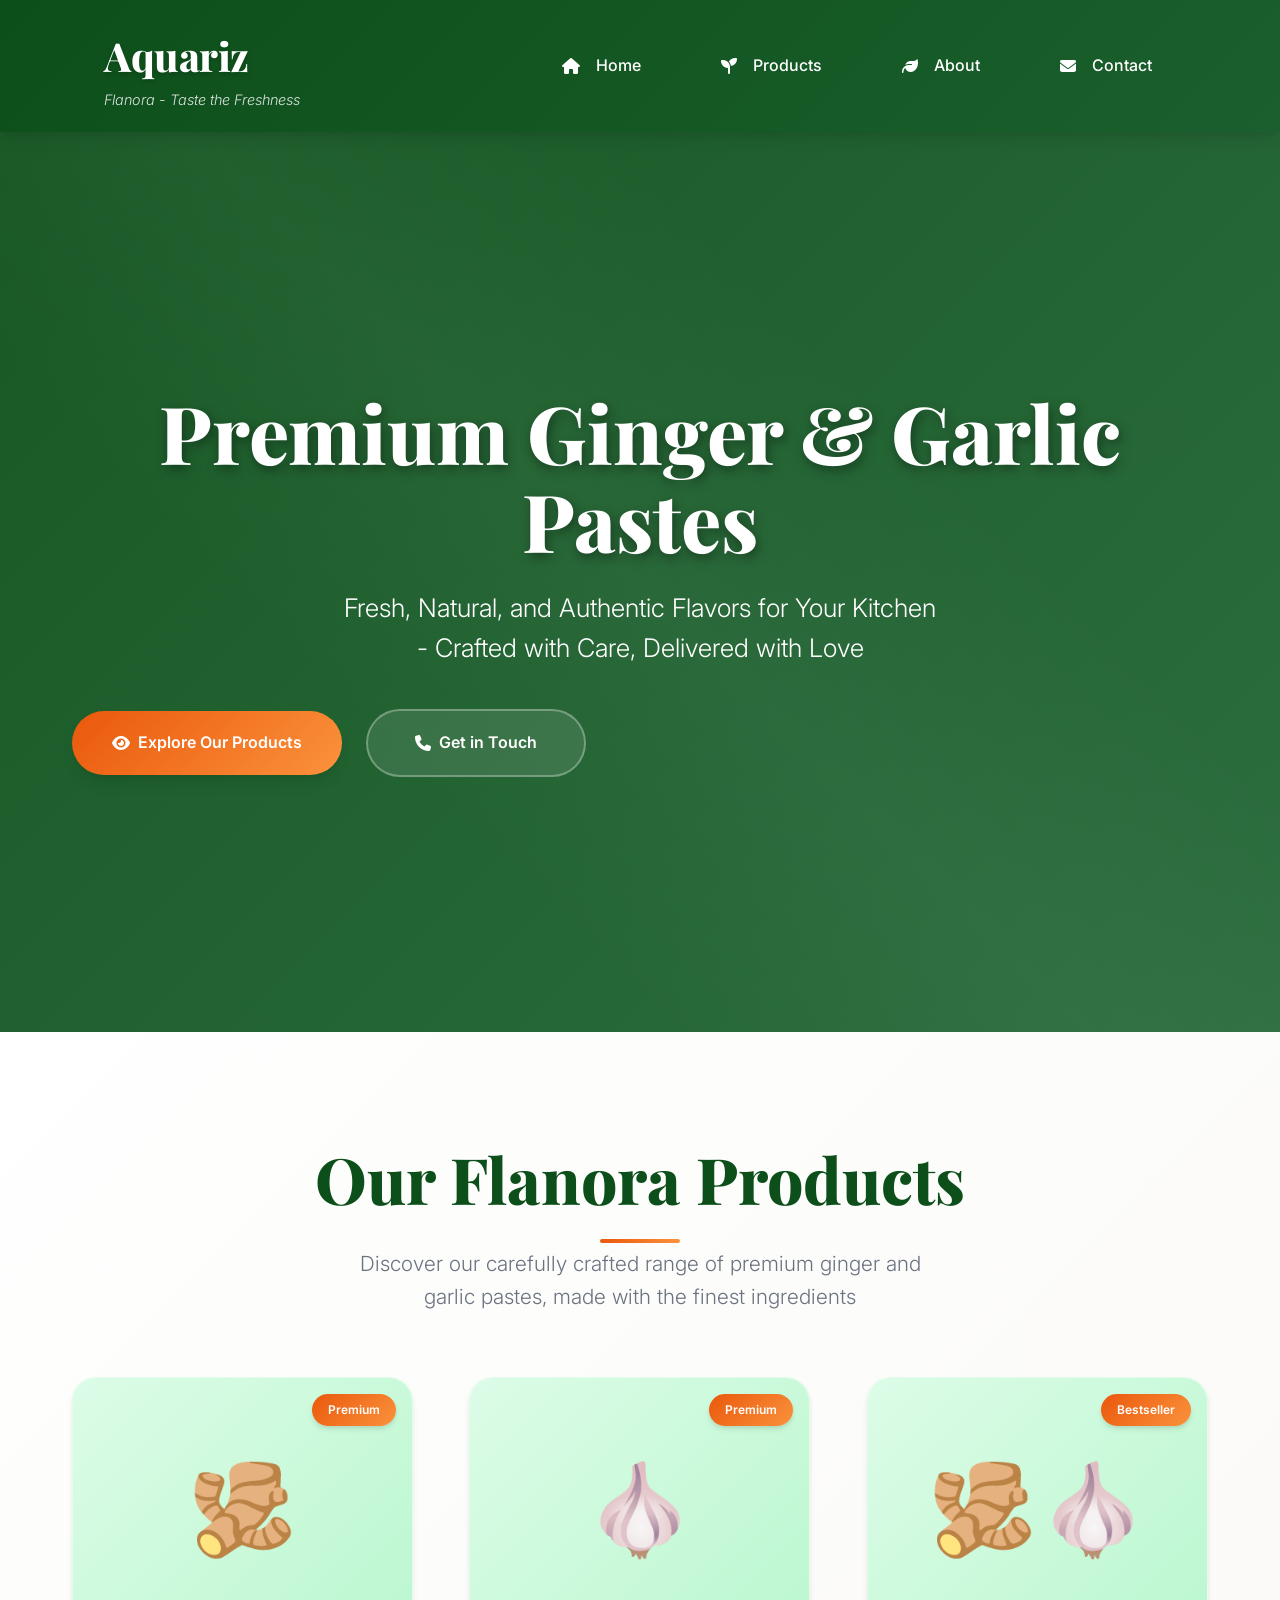
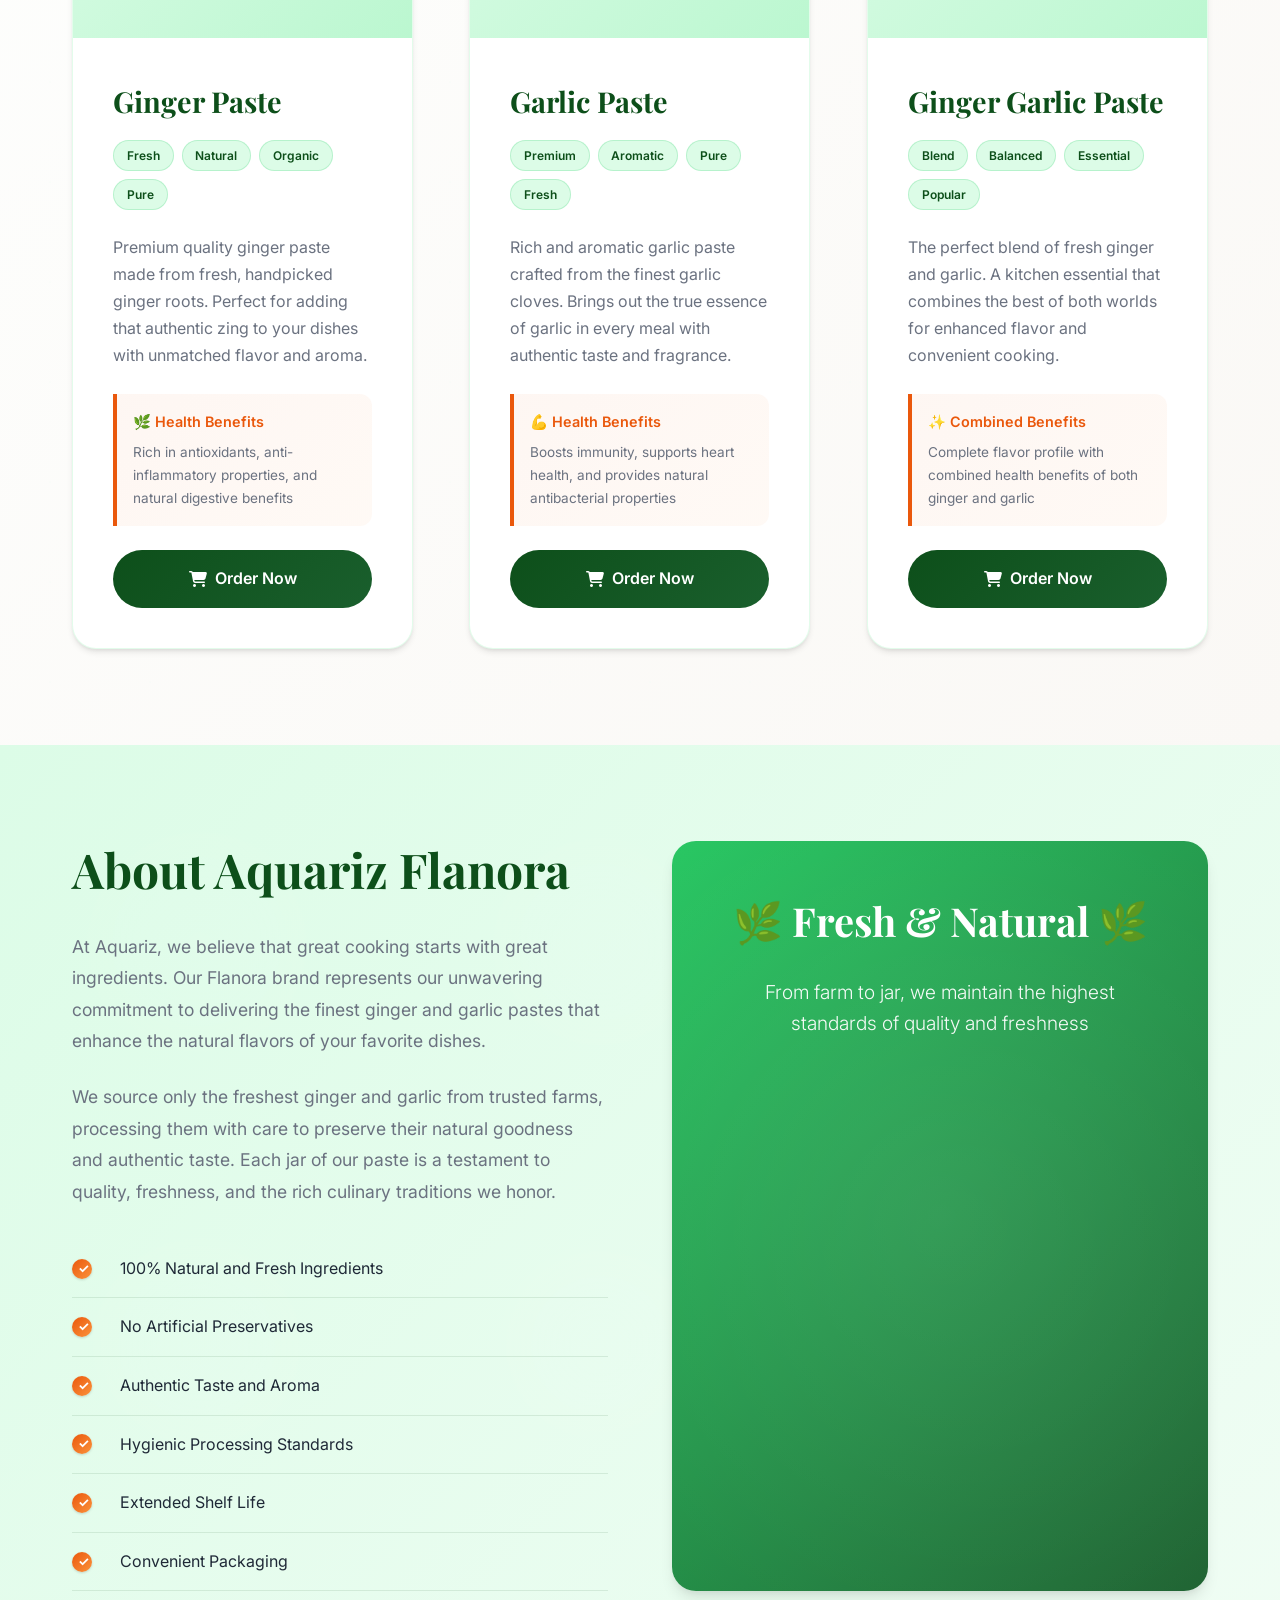
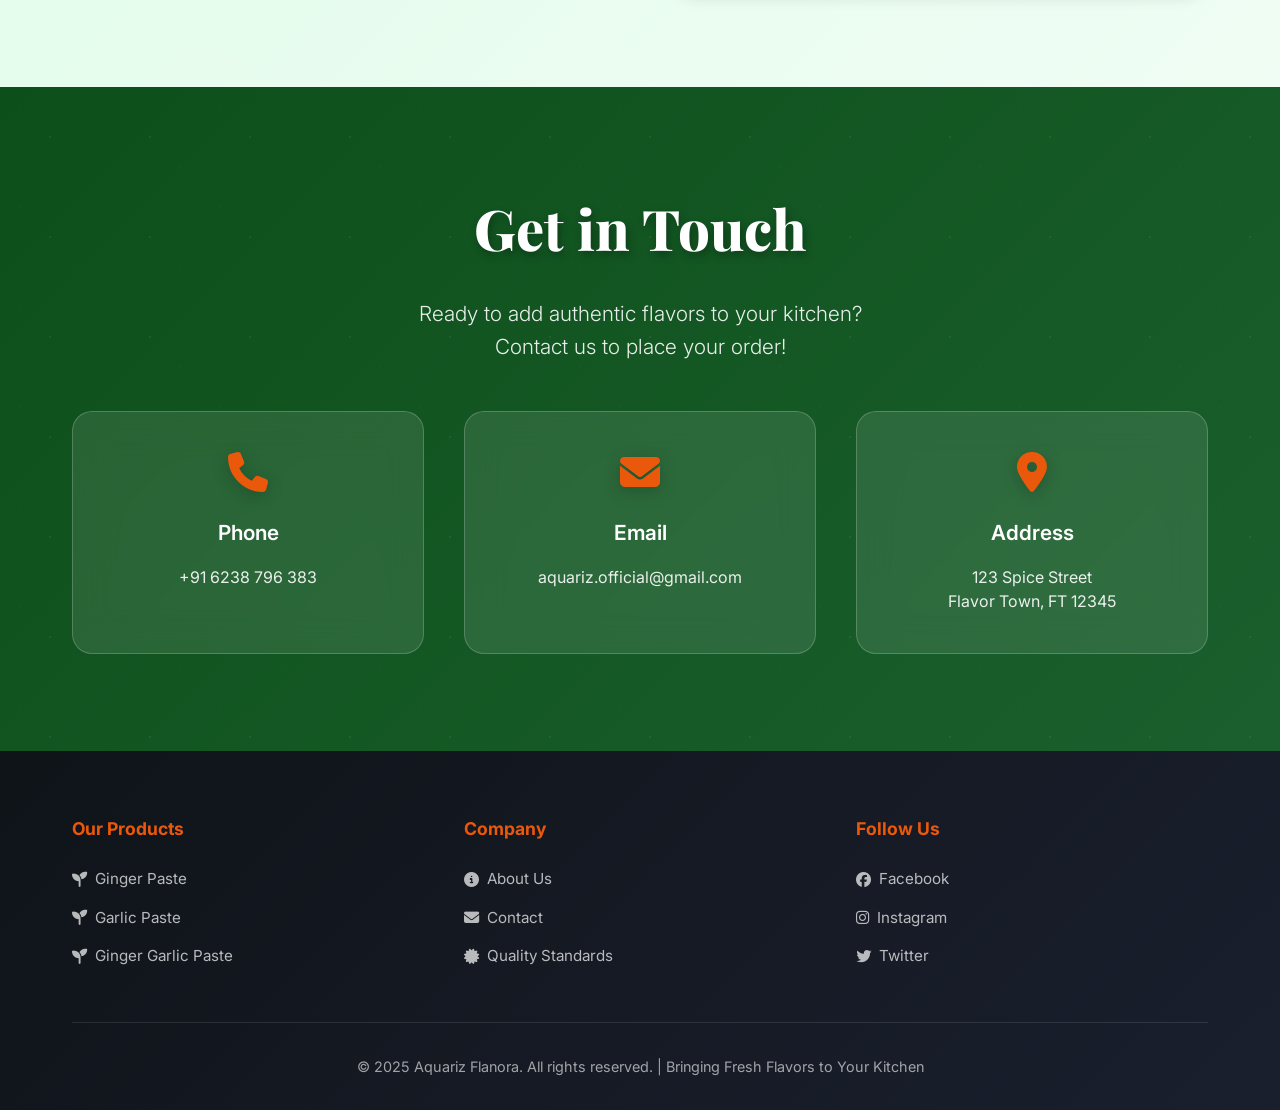
<file: swadlicious/index.html>
<!DOCTYPE html>
<html lang="en">

<head>
    <meta charset="UTF-8">
    <meta name="viewport" content="width=device-width, initial-scale=1.0">
    <title>Aquariz Flanora - Premium Ginger & Garlic Pastes</title>
    <link
        href="https://fonts.googleapis.com/css2?family=Inter:wght@200;300;400;500;600;700;800&family=Playfair+Display:wght@400;500;600;700;800&display=swap"
        rel="stylesheet">
    <link rel="stylesheet" href="https://cdnjs.cloudflare.com/ajax/libs/font-awesome/6.5.0/css/all.min.css">
    <style>
        :root {
            --primary-green: #0d4f1a;
            --secondary-green: #1a5f2d;
            --accent-green: #22c55e;
            --light-green: #dcfce7;
            --accent-orange: #ea580c;
            --warm-orange: #fb923c;
            --warm-white: #fefffe;
            --cream: #faf8f5;
            --text-dark: #1f2937;
            --text-light: #6b7280;
            --text-muted: #9ca3af;
            --gold: #f59e0b;
            --shadow-xs: 0 1px 2px 0 rgba(0, 0, 0, 0.05);
            --shadow-sm: 0 1px 3px 0 rgba(0, 0, 0, 0.1), 0 1px 2px 0 rgba(0, 0, 0, 0.06);
            --shadow-md: 0 4px 6px -1px rgba(0, 0, 0, 0.1), 0 2px 4px -1px rgba(0, 0, 0, 0.06);
            --shadow-lg: 0 10px 15px -3px rgba(0, 0, 0, 0.1), 0 4px 6px -2px rgba(0, 0, 0, 0.05);
            --shadow-xl: 0 20px 25px -5px rgba(0, 0, 0, 0.1), 0 10px 10px -5px rgba(0, 0, 0, 0.04);
            --shadow-2xl: 0 25px 50px -12px rgba(0, 0, 0, 0.25);
            --shadow-glow: 0 0 15px rgba(34, 197, 94, 0.3);
        }

        * {
            margin: 0;
            padding: 0;
            box-sizing: border-box;
        }

        html {
            scroll-behavior: smooth;
        }

        body {
            font-family: 'Inter', -apple-system, BlinkMacSystemFont, 'Segoe UI', Roboto, sans-serif;
            font-size: 16px;
            line-height: 1.6;
            color: var(--text-dark);
            background-color: var(--warm-white);
            overflow-x: hidden;
            -webkit-font-smoothing: antialiased;
            -moz-osx-font-smoothing: grayscale;
        }

        .container {
            max-width: 1200px;
            margin: 0 auto;
            padding: 0 1rem;
        }

        /* Enhanced container sizing */
        @media (min-width: 640px) {
            .container {
                padding: 0 1.5rem;
            }
        }

        @media (min-width: 1024px) {
            .container {
                padding: 0 2rem;
            }
        }

        /* Premium Loading Screen */
        .loading-screen {
            position: fixed;
            top: 0;
            left: 0;
            width: 100vw;
            height: 100vh;
            background: linear-gradient(135deg, var(--primary-green), var(--secondary-green));
            display: flex;
            flex-direction: column;
            align-items: center;
            justify-content: center;
            z-index: 9999;
            transition: all 0.8s cubic-bezier(0.4, 0, 0.2, 1);
        }

        .loading-screen.hidden {
            opacity: 0;
            visibility: hidden;
            transform: scale(0.95);
        }

        .loading-content {
            text-align: center;
            transform: translateY(-20px);
        }

        .loading-logo {
            font-family: 'Playfair Display', serif;
            font-size: 3rem;
            font-weight: 800;
            color: white;
            margin-bottom: 0.5rem;
            animation: logoFloat 3s ease-in-out infinite;
        }

        .loading-tagline {
            font-size: 1.1rem;
            color: rgba(255, 255, 255, 0.9);
            margin-bottom: 2rem;
            font-style: italic;
            font-weight: 300;
        }

        .loading-spinner {
            width: 60px;
            height: 60px;
            border: 4px solid rgba(255, 255, 255, 0.2);
            border-top: 4px solid var(--accent-orange);
            border-radius: 50%;
            animation: spin 1s linear infinite;
            margin: 0 auto;
        }

        @keyframes spin {
            0% {
                transform: rotate(0deg);
            }

            100% {
                transform: rotate(360deg);
            }
        }

        @keyframes logoFloat {

            0%,
            100% {
                transform: translateY(0px);
            }

            50% {
                transform: translateY(-10px);
            }
        }

        /* Ultra-Premium Header */
        header {
            background: linear-gradient(135deg, var(--primary-green), var(--secondary-green));
            position: sticky;
            top: 0;
            z-index: 1000;
            box-shadow: var(--shadow-lg);
            backdrop-filter: blur(10px);
            transition: all 0.3s cubic-bezier(0.4, 0, 0.2, 1);
        }

        .header-container {
            display: flex;
            justify-content: space-between;
            align-items: center;
            padding: 1rem;
            min-height: 80px;
        }

        .logo-section {
            flex: 1;
            transition: transform 0.3s ease;
        }

        .logo-section:hover {
            transform: scale(1.02);
        }

        .logo {
            font-family: 'Playfair Display', serif;
            font-size: 1.8rem;
            font-weight: 800;
            color: white;
            text-decoration: none;
            letter-spacing: -0.5px;
            transition: all 0.3s ease;
            text-shadow: 0 2px 4px rgba(0, 0, 0, 0.2);
        }

        .brand-tagline {
            font-size: 0.7rem;
            color: rgba(255, 255, 255, 0.85);
            font-weight: 300;
            margin-top: 0.2rem;
            line-height: 1.2;
            font-style: italic;
        }

        /* Advanced Mobile Navigation */
        .nav-toggle {
            display: flex;
            flex-direction: column;
            justify-content: space-between;
            width: 32px;
            height: 24px;
            background: none;
            border: none;
            cursor: pointer;
            padding: 0;
            z-index: 1001;
            transition: transform 0.3s ease;
        }

        .nav-toggle:hover {
            transform: scale(1.1);
        }

        .nav-toggle span {
            display: block;
            height: 3px;
            width: 100%;
            background: white;
            border-radius: 3px;
            transition: all 0.3s cubic-bezier(0.4, 0, 0.2, 1);
            transform-origin: center;
        }

        .nav-toggle.active span:nth-child(1) {
            transform: rotate(45deg) translate(6px, 6px);
        }

        .nav-toggle.active span:nth-child(2) {
            opacity: 0;
            transform: scale(0);
        }

        .nav-toggle.active span:nth-child(3) {
            transform: rotate(-45deg) translate(6px, -6px);
        }

        .nav-menu {
            position: fixed;
            top: 0;
            right: -100%;
            width: 100%;
            height: 100vh;
            background: linear-gradient(135deg, var(--primary-green), var(--secondary-green));
            display: flex;
            flex-direction: column;
            justify-content: center;
            align-items: center;
            list-style: none;
            transition: right 0.4s cubic-bezier(0.4, 0, 0.2, 1);
            z-index: 1000;
        }

        .nav-menu.active {
            right: 0;
        }

        .nav-menu li {
            margin: 2rem 0;
            opacity: 0;
            transform: translateX(50px);
            transition: all 0.3s ease;
        }

        .nav-menu.active li {
            opacity: 1;
            transform: translateX(0);
        }

        .nav-menu.active li:nth-child(1) {
            transition-delay: 0.1s;
        }

        .nav-menu.active li:nth-child(2) {
            transition-delay: 0.2s;
        }

        .nav-menu.active li:nth-child(3) {
            transition-delay: 0.3s;
        }

        .nav-menu.active li:nth-child(4) {
            transition-delay: 0.4s;
        }

        .nav-menu a {
            color: white;
            text-decoration: none;
            font-size: 1.5rem;
            font-weight: 500;
            padding: 1rem 2rem;
            border-radius: 16px;
            transition: all 0.3s ease;
            display: flex;
            align-items: center;
            gap: 1rem;
            position: relative;
            overflow: hidden;
        }

        .nav-menu a::before {
            content: '';
            position: absolute;
            top: 0;
            left: -100%;
            width: 100%;
            height: 100%;
            background: linear-gradient(90deg, transparent, rgba(255, 255, 255, 0.1), transparent);
            transition: left 0.5s ease;
        }

        .nav-menu a:hover::before {
            left: 100%;
        }

        .nav-menu a:hover {
            background: rgba(255, 255, 255, 0.1);
            transform: translateX(10px) scale(1.05);
            box-shadow: var(--shadow-glow);
        }

        /* Desktop Navigation */
        @media (min-width: 1024px) {
            .header-container {
                padding: 1.5rem 2rem;
            }

            .logo {
                font-size: 2.5rem;
            }

            .brand-tagline {
                font-size: 0.9rem;
            }

            .nav-toggle {
                display: none;
            }

            .nav-menu {
                position: static;
                width: auto;
                height: auto;
                background: none;
                flex-direction: row;
                justify-content: flex-end;
                gap: 2rem;
            }

            .nav-menu li {
                margin: 0;
                opacity: 1;
                transform: none;
            }

            .nav-menu a {
                font-size: 1rem;
                padding: 0.8rem 1.5rem;
            }

            .nav-menu a:hover {
                transform: translateY(-2px);
            }
        }

        /* Hero Section - Ultra Premium */
        .hero {
            background: linear-gradient(135deg, rgba(13, 79, 26, 0.95), rgba(26, 95, 45, 0.9)),
                url('data:image/svg+xml,<svg xmlns="http://www.w3.org/2000/svg" viewBox="0 0 1200 800"><defs><radialGradient id="hero1" cx="30%" cy="30%" r="40%"><stop offset="0%" style="stop-color:%23ffffff;stop-opacity:0.2" /><stop offset="100%" style="stop-color:%23ffffff;stop-opacity:0" /></radialGradient><radialGradient id="hero2" cx="70%" cy="70%" r="50%"><stop offset="0%" style="stop-color:%23ffffff;stop-opacity:0.15" /><stop offset="100%" style="stop-color:%23ffffff;stop-opacity:0" /></radialGradient><pattern id="organic" width="200" height="200" patternUnits="userSpaceOnUse"><circle cx="100" cy="100" r="2" fill="%23ffffff" opacity="0.1"/><circle cx="50" cy="50" r="1.5" fill="%23ffffff" opacity="0.08"/><circle cx="150" cy="150" r="1.5" fill="%23ffffff" opacity="0.08"/><circle cx="30" cy="170" r="1" fill="%23ffffff" opacity="0.06"/><circle cx="170" cy="30" r="1" fill="%23ffffff" opacity="0.06"/></pattern></defs><rect width="1200" height="800" fill="%23dcfce7"/><rect fill="url(%23organic)" width="1200" height="800"/><ellipse cx="300" cy="200" rx="150" ry="120" fill="url(%23hero1)"/><ellipse cx="900" cy="600" rx="200" ry="160" fill="url(%23hero2)"/><ellipse cx="1100" cy="300" rx="100" ry="80" fill="url(%23hero1)"/></svg>');
            background-size: cover;
            background-position: center;
            color: white;
            min-height: 100vh;
            display: flex;
            align-items: center;
            position: relative;
            overflow: hidden;
        }

        .hero::before {
            content: '';
            position: absolute;
            top: 0;
            left: 0;
            right: 0;
            bottom: 0;
            background: linear-gradient(45deg, transparent 30%, rgba(255, 255, 255, 0.03) 50%, transparent 70%);
            animation: heroShimmer 6s infinite ease-in-out;
        }

        @keyframes heroShimmer {
            0% {
                transform: translateX(-100%) skewX(-15deg);
            }

            100% {
                transform: translateX(100%) skewX(-15deg);
            }
        }

        .hero-content {
            position: relative;
            z-index: 2;
            text-align: center;
            padding: 2rem 0;
        }

        .hero-title {
            font-family: 'Playfair Display', serif;
            font-size: 2.8rem;
            font-weight: 800;
            margin-bottom: 1.5rem;
            line-height: 1.1;
            text-shadow: 2px 4px 12px rgba(0, 0, 0, 0.4);
            animation: fadeInUp 1.2s cubic-bezier(0.4, 0, 0.2, 1);
        }

        .hero-subtitle {
            font-size: 1.2rem;
            font-weight: 300;
            margin-bottom: 2.5rem;
            opacity: 0.95;
            line-height: 1.6;
            max-width: 600px;
            margin-left: auto;
            margin-right: auto;
            animation: fadeInUp 1.2s cubic-bezier(0.4, 0, 0.2, 1) 0.3s both;
        }

        @keyframes fadeInUp {
            from {
                opacity: 0;
                transform: translateY(50px);
            }

            to {
                opacity: 1;
                transform: translateY(0);
            }
        }

        .hero-buttons {
            display: flex;
            flex-direction: column;
            gap: 1rem;
            align-items: center;
            animation: fadeInUp 1.2s cubic-bezier(0.4, 0, 0.2, 1) 0.6s both;
        }

        .btn {
            display: inline-flex;
            align-items: center;
            justify-content: center;
            gap: 0.5rem;
            padding: 1.2rem 2.5rem;
            border-radius: 50px;
            text-decoration: none;
            font-weight: 600;
            font-size: 1rem;
            transition: all 0.3s cubic-bezier(0.4, 0, 0.2, 1);
            min-width: 220px;
            text-align: center;
            position: relative;
            overflow: hidden;
        }

        .btn::before {
            content: '';
            position: absolute;
            top: 0;
            left: -100%;
            width: 100%;
            height: 100%;
            background: linear-gradient(90deg, transparent, rgba(255, 255, 255, 0.2), transparent);
            transition: left 0.5s ease;
        }

        .btn:hover::before {
            left: 100%;
        }

        .btn-primary {
            background: linear-gradient(135deg, var(--accent-orange), var(--warm-orange));
            color: white;
            box-shadow: var(--shadow-lg);
        }

        .btn-primary:hover {
            transform: translateY(-4px);
            box-shadow: var(--shadow-2xl);
        }

        .btn-secondary {
            background: rgba(255, 255, 255, 0.1);
            color: white;
            border: 2px solid rgba(255, 255, 255, 0.3);
            backdrop-filter: blur(15px);
        }

        .btn-secondary:hover {
            background: rgba(255, 255, 255, 0.2);
            transform: translateY(-4px);
            box-shadow: var(--shadow-lg);
        }

        /* Responsive Hero */
        @media (min-width: 640px) {
            .hero-title {
                font-size: 3.8rem;
            }

            .hero-subtitle {
                font-size: 1.4rem;
            }

            .hero-buttons {
                flex-direction: row;
                gap: 1.5rem;
            }
        }

        @media (min-width: 1024px) {
            .hero-title {
                font-size: 5rem;
            }

            .hero-subtitle {
                font-size: 1.6rem;
            }
        }

        /* Ultra-Premium Products Section */
        .products {
            padding: 5rem 0;
            background: linear-gradient(135deg, var(--warm-white) 0%, var(--cream) 100%);
            position: relative;
        }

        .products::before {
            content: '';
            position: absolute;
            top: 0;
            left: 0;
            right: 0;
            bottom: 0;
            background: url('data:image/svg+xml,<svg xmlns="http://www.w3.org/2000/svg" viewBox="0 0 100 100"><circle cx="50" cy="50" r="0.5" fill="%23dcfce7" opacity="0.5"/></svg>');
            background-size: 100px 100px;
            pointer-events: none;
        }

        .section-header {
            text-align: center;
            margin-bottom: 4rem;
            position: relative;
            z-index: 2;
        }

        .section-title {
            font-family: 'Playfair Display', serif;
            font-size: 2.8rem;
            font-weight: 800;
            color: var(--primary-green);
            margin-bottom: 1rem;
            position: relative;
            display: inline-block;
        }

        .section-title::after {
            content: '';
            position: absolute;
            bottom: -12px;
            left: 50%;
            transform: translateX(-50%);
            width: 80px;
            height: 4px;
            background: linear-gradient(90deg, var(--accent-orange), var(--warm-orange));
            border-radius: 2px;
        }

        .section-subtitle {
            font-size: 1.2rem;
            color: var(--text-light);
            font-weight: 300;
            line-height: 1.6;
            max-width: 600px;
            margin: 0 auto;
        }

        .product-grid {
            display: grid;
            grid-template-columns: 1fr;
            gap: 2.5rem;
            margin-top: 4rem;
            position: relative;
            z-index: 2;
        }

        .product-card {
            background: white;
            border-radius: 24px;
            padding: 0;
            box-shadow: var(--shadow-md);
            transition: all 0.4s cubic-bezier(0.4, 0, 0.2, 1);
            overflow: hidden;
            border: 1px solid rgba(220, 252, 231, 0.8);
            position: relative;
            transform: translateY(0);
        }

        .product-card::before {
            content: '';
            position: absolute;
            top: 0;
            left: 0;
            right: 0;
            bottom: 0;
            background: linear-gradient(45deg, transparent 30%, rgba(255, 255, 255, 0.8) 50%, transparent 70%);
            opacity: 0;
            transition: opacity 0.4s ease;
        }

        .product-card:hover {
            transform: translateY(-15px) scale(1.02);
            box-shadow: var(--shadow-2xl);
        }

        .product-card:hover::before {
            opacity: 1;
        }

        .product-image {
            height: 220px;
            background: linear-gradient(135deg, var(--light-green), #bbf7d0);
            display: flex;
            align-items: center;
            justify-content: center;
            font-size: 4.5rem;
            position: relative;
            overflow: hidden;
        }

        .product-image::after {
            content: '';
            position: absolute;
            top: 0;
            left: 0;
            right: 0;
            bottom: 0;
            background: radial-gradient(circle at center, rgba(255, 255, 255, 0.1) 0%, transparent 70%);
            opacity: 0;
            transition: opacity 0.3s ease;
        }

        .product-card:hover .product-image::after {
            opacity: 1;
        }

        .quality-badge {
            position: absolute;
            top: 1rem;
            right: 1rem;
            background: linear-gradient(135deg, var(--accent-orange), var(--warm-orange));
            color: white;
            padding: 0.4rem 1rem;
            border-radius: 20px;
            font-size: 0.75rem;
            font-weight: 600;
            z-index: 3;
            box-shadow: var(--shadow-md);
            animation: badgePulse 2s infinite;
        }

        @keyframes badgePulse {

            0%,
            100% {
                transform: scale(1);
            }

            50% {
                transform: scale(1.05);
            }
        }

        .product-content {
            padding: 2.5rem;
        }

        .product-card h3 {
            font-family: 'Playfair Display', serif;
            font-size: 1.8rem;
            font-weight: 700;
            color: var(--primary-green);
            margin-bottom: 1rem;
        }

        .product-features {
            display: flex;
            gap: 0.5rem;
            margin-bottom: 1.5rem;
            flex-wrap: wrap;
        }

        .feature-tag {
            background: var(--light-green);
            color: var(--primary-green);
            padding: 0.3rem 0.8rem;
            border-radius: 20px;
            font-size: 0.75rem;
            font-weight: 600;
            border: 1px solid rgba(34, 197, 94, 0.2);
            transition: all 0.3s ease;
        }

        .feature-tag:hover {
            background: var(--accent-green);
            color: white;
            transform: scale(1.05);
        }

        .product-card p {
            color: var(--text-light);
            line-height: 1.7;
            margin-bottom: 1.5rem;
            font-size: 1rem;
        }

        .ingredient-highlight {
            background: linear-gradient(135deg, rgba(234, 88, 12, 0.05), rgba(251, 146, 60, 0.05));
            border-left: 4px solid var(--accent-orange);
            padding: 1rem;
            margin: 1.5rem 0;
            border-radius: 0 12px 12px 0;
            transition: all 0.3s ease;
        }

        .ingredient-highlight:hover {
            background: linear-gradient(135deg, rgba(234, 88, 12, 0.1), rgba(251, 146, 60, 0.1));
            transform: translateX(5px);
        }

        .ingredient-highlight h5 {
            color: var(--accent-orange);
            font-weight: 600;
            margin-bottom: 0.5rem;
            font-size: 0.9rem;
        }

        .ingredient-highlight p {
            font-size: 0.85rem;
            color: var(--text-light);
            margin: 0;
        }

        .btn-product {
            background: linear-gradient(135deg, var(--primary-green), var(--secondary-green));
            color: white;
            padding: 1rem 2rem;
            border-radius: 50px;
            text-decoration: none;
            font-weight: 600;
            font-size: 1rem;
            transition: all 0.3s cubic-bezier(0.4, 0, 0.2, 1);
            display: inline-flex;
            align-items: center;
            gap: 0.5rem;
            width: 100%;
            justify-content: center;
            position: relative;
            overflow: hidden;
        }

        .btn-product::before {
            content: '';
            position: absolute;
            top: 0;
            left: -100%;
            width: 100%;
            height: 100%;
            background: linear-gradient(90deg, transparent, rgba(255, 255, 255, 0.2), transparent);
            transition: left 0.5s ease;
        }

        .btn-product:hover::before {
            left: 100%;
        }

        .btn-product:hover {
            transform: translateY(-3px);
            box-shadow: var(--shadow-lg);
        }

        /* Responsive Products */
        @media (min-width: 768px) {
            .products {
                padding: 6rem 0;
            }

            .product-grid {
                grid-template-columns: repeat(2, 1fr);
                gap: 3rem;
            }

            .product-image {
                height: 240px;
                font-size: 5rem;
            }

            .section-title {
                font-size: 3.5rem;
            }

            .section-subtitle {
                font-size: 1.3rem;
            }
        }

        @media (min-width: 1024px) {
            .product-grid {
                grid-template-columns: repeat(3, 1fr);
                gap: 3.5rem;
            }

            .product-image {
                height: 260px;
                font-size: 5.5rem;
            }

            .section-title {
                font-size: 4rem;
            }
        }

        /* Premium About Section */
        .about {
            padding: 5rem 0;
            background: linear-gradient(135deg, var(--light-green) 0%, #f0fdf4 100%);
            position: relative;
        }

        .about::before {
            content: '';
            position: absolute;
            top: 0;
            left: 0;
            right: 0;
            bottom: 0;
            background: url('data:image/svg+xml,<svg xmlns="http://www.w3.org/2000/svg" viewBox="0 0 200 200"><defs><radialGradient id="about-bg" cx="50%" cy="50%" r="50%"><stop offset="0%" style="stop-color:%23ffffff;stop-opacity:0.1" /><stop offset="100%" style="stop-color:%23ffffff;stop-opacity:0" /></radialGradient></defs><circle cx="100" cy="100" r="80" fill="url(%23about-bg)"/></svg>');
            background-size: 400px 400px;
            opacity: 0.5;
        }

        .about-content {
            display: grid;
            grid-template-columns: 1fr;
            gap: 3rem;
            position: relative;
            z-index: 2;
        }

        .about-text h3 {
            font-family: 'Playfair Display', serif;
            font-size: 2.5rem;
            color: var(--primary-green);
            margin-bottom: 2rem;
            line-height: 1.2;
        }

        .about-text p {
            font-size: 1.1rem;
            color: var(--text-light);
            line-height: 1.8;
            margin-bottom: 1.5rem;
        }

        .features-list {
            list-style: none;
            margin-top: 2rem;
        }

        .features-list li {
            padding: 1rem 0;
            position: relative;
            padding-left: 3rem;
            font-size: 1rem;
            color: var(--text-dark);
            border-bottom: 1px solid rgba(13, 79, 26, 0.1);
            transition: all 0.3s ease;
        }

        .features-list li:hover {
            background: rgba(255, 255, 255, 0.5);
            padding-left: 3.5rem;
        }

        .features-list li:before {
            content: "";
            position: absolute;
            left: 0;
            top: 50%;
            transform: translateY(-50%);
            width: 20px;
            height: 20px;
            background: linear-gradient(135deg, var(--accent-orange), var(--warm-orange));
            border-radius: 50%;
            box-shadow: var(--shadow-sm);
        }

        .features-list li:after {
            content: "✓";
            position: absolute;
            left: 6px;
            top: 50%;
            transform: translateY(-50%);
            color: white;
            font-weight: bold;
            font-size: 0.8rem;
        }

        .about-visual {
            background: linear-gradient(135deg, var(--accent-green), var(--secondary-green));
            border-radius: 24px;
            padding: 3rem;
            text-align: center;
            color: white;
            position: relative;
            overflow: hidden;
            box-shadow: var(--shadow-lg);
        }

        .about-visual::before {
            content: '';
            position: absolute;
            top: -50%;
            left: -50%;
            width: 200%;
            height: 200%;
            background: radial-gradient(circle, rgba(255, 255, 255, 0.1) 0%, transparent 70%);
            animation: visualPulse 6s ease-in-out infinite;
        }

        @keyframes visualPulse {

            0%,
            100% {
                opacity: 0.3;
                transform: scale(1);
            }

            50% {
                opacity: 0.6;
                transform: scale(1.1);
            }
        }

        .about-visual h4 {
            font-family: 'Playfair Display', serif;
            font-size: 2.5rem;
            margin-bottom: 1.5rem;
            position: relative;
            z-index: 2;
        }

        .about-visual p {
            font-size: 1.2rem;
            font-weight: 300;
            position: relative;
            z-index: 2;
            opacity: 0.95;
        }

        /* Responsive About */
        @media (min-width: 768px) {
            .about {
                padding: 6rem 0;
            }

            .about-content {
                grid-template-columns: 1fr 1fr;
                gap: 4rem;
            }

            .about-text h3 {
                font-size: 3rem;
            }
        }

        /* Ultra-Premium Contact Section */
        .contact {
            padding: 5rem 0;
            background: linear-gradient(135deg, var(--primary-green) 0%, var(--secondary-green) 100%);
            color: white;
            position: relative;
            overflow: hidden;
        }

        .contact::before {
            content: '';
            position: absolute;
            top: 0;
            left: 0;
            right: 0;
            bottom: 0;
            background: url('data:image/svg+xml,<svg xmlns="http://www.w3.org/2000/svg" viewBox="0 0 100 100"><circle cx="50" cy="50" r="1" fill="white" opacity="0.08"/><circle cx="20" cy="20" r="0.5" fill="white" opacity="0.06"/><circle cx="80" cy="80" r="0.5" fill="white" opacity="0.06"/></svg>');
            background-size: 100px 100px;
            animation: contactBg 20s linear infinite;
        }

        @keyframes contactBg {
            0% {
                transform: translate(0, 0);
            }

            100% {
                transform: translate(100px, 100px);
            }
        }

        .contact-content {
            position: relative;
            z-index: 2;
            text-align: center;
        }

        .contact-title {
            font-family: 'Playfair Display', serif;
            font-size: 3rem;
            font-weight: 800;
            margin-bottom: 1.5rem;
            text-shadow: 2px 4px 8px rgba(0, 0, 0, 0.3);
        }

        .contact-subtitle {
            font-size: 1.2rem;
            margin-bottom: 3rem;
            opacity: 0.9;
            font-weight: 300;
            max-width: 500px;
            margin-left: auto;
            margin-right: auto;
        }

        .contact-grid {
            display: grid;
            grid-template-columns: 1fr;
            gap: 2rem;
            margin-top: 3rem;
        }

        .contact-card {
            background: rgba(255, 255, 255, 0.1);
            backdrop-filter: blur(20px);
            border-radius: 20px;
            padding: 2.5rem;
            border: 1px solid rgba(255, 255, 255, 0.2);
            transition: all 0.3s cubic-bezier(0.4, 0, 0.2, 1);
            text-align: center;
            position: relative;
            overflow: hidden;
        }

        .contact-card::before {
            content: '';
            position: absolute;
            top: 0;
            left: -100%;
            width: 100%;
            height: 100%;
            background: linear-gradient(90deg, transparent, rgba(255, 255, 255, 0.1), transparent);
            transition: left 0.5s ease;
        }

        .contact-card:hover::before {
            left: 100%;
        }

        .contact-card:hover {
            transform: translateY(-8px);
            background: rgba(255, 255, 255, 0.15);
            box-shadow: var(--shadow-lg);
        }

        .contact-card i {
            font-size: 2.5rem;
            color: var(--accent-orange);
            margin-bottom: 1.5rem;
            filter: drop-shadow(0 4px 8px rgba(0, 0, 0, 0.2));
        }

        .contact-card h4 {
            font-size: 1.3rem;
            margin-bottom: 1rem;
            font-weight: 600;
        }

        .contact-card p {
            font-size: 1rem;
            opacity: 0.9;
            line-height: 1.5;
        }

        /* Responsive Contact */
        @media (min-width: 640px) {
            .contact-grid {
                grid-template-columns: repeat(2, 1fr);
            }
        }

        @media (min-width: 1024px) {
            .contact {
                padding: 6rem 0;
            }

            .contact-title {
                font-size: 3.5rem;
            }

            .contact-subtitle {
                font-size: 1.3rem;
            }

            .contact-grid {
                grid-template-columns: repeat(3, 1fr);
                gap: 2.5rem;
            }
        }

        /* Premium Footer */
        footer {
            background: linear-gradient(135deg, #0f1419, #1a1f2e);
            color: white;
            padding: 4rem 0 2rem;
            position: relative;
        }

        .footer-content {
            display: grid;
            grid-template-columns: 1fr;
            gap: 2.5rem;
            margin-bottom: 2.5rem;
        }

        .footer-section h4 {
            color: var(--accent-orange);
            margin-bottom: 1.5rem;
            font-weight: 700;
            font-size: 1.1rem;
        }

        .footer-section ul {
            list-style: none;
        }

        .footer-section ul li {
            margin-bottom: 0.8rem;
        }

        .footer-section ul li a {
            color: rgba(255, 255, 255, 0.7);
            text-decoration: none;
            transition: all 0.3s ease;
            font-size: 0.95rem;
            display: inline-flex;
            align-items: center;
            gap: 0.5rem;
        }

        .footer-section ul li a:hover {
            color: white;
            transform: translateX(5px);
        }

        .footer-bottom {
            border-top: 1px solid rgba(255, 255, 255, 0.1);
            padding-top: 2rem;
            text-align: center;
            font-size: 0.9rem;
            color: rgba(255, 255, 255, 0.6);
        }

        /* Responsive Footer */
        @media (min-width: 768px) {
            .footer-content {
                grid-template-columns: repeat(3, 1fr);
            }
        }

        /* Scroll animations */
        .scroll-reveal {
            opacity: 0;
            transform: translateY(40px);
            transition: all 0.8s cubic-bezier(0.4, 0, 0.2, 1);
        }

        .scroll-reveal.revealed {
            opacity: 1;
            transform: translateY(0);
        }

        /* Performance optimizations */
        .product-card,
        .contact-card,
        .btn {
            will-change: transform;
        }

        /* Accessibility improvements */
        @media (prefers-reduced-motion: reduce) {

            *,
            *::before,
            *::after {
                animation-duration: 0.01ms !important;
                animation-iteration-count: 1 !important;
                transition-duration: 0.01ms !important;
            }
        }

        /* Enhanced touch targets for mobile */
        @media (max-width: 768px) {

            .btn,
            .btn-product,
            .nav-menu a,
            .feature-tag {
                min-height: 44px;
                min-width: 44px;
            }
        }

        /* Floating action button for mobile */
        .fab-contact {
            position: fixed;
            bottom: 2rem;
            right: 2rem;
            width: 60px;
            height: 60px;
            background: linear-gradient(135deg, var(--accent-orange), var(--warm-orange));
            border-radius: 50%;
            display: flex;
            align-items: center;
            justify-content: center;
            color: white;
            font-size: 1.5rem;
            box-shadow: var(--shadow-lg);
            z-index: 100;
            transition: all 0.3s ease;
            animation: fabPulse 2s infinite;
        }

        .fab-contact:hover {
            transform: scale(1.1);
            box-shadow: var(--shadow-2xl);
        }

        @keyframes fabPulse {

            0%,
            100% {
                transform: scale(1);
            }

            50% {
                transform: scale(1.05);
            }
        }

        @media (min-width: 1024px) {
            .fab-contact {
                display: none;
            }
        }
    </style>
</head>

<body>
    <!-- Premium Loading Screen -->
    <div class="loading-screen" id="loadingScreen">
        <div class="loading-content">
            <div class="loading-logo">Flanora</div>
            <div class="loading-tagline">Taste the Freshness</div>
            <div class="loading-spinner"></div>
        </div>
    </div>

    <!-- Ultra-Premium Header -->
    <header>
        <div class="container">
            <div class="header-container">
                <div class="logo-section">
                    <a href="#home" class="logo">Aquariz</a>
                    <div class="brand-tagline">Flanora - Taste the Freshness</div>
                </div>

                <button class="nav-toggle" id="navToggle" aria-label="Toggle navigation">
                    <span></span>
                    <span></span>
                    <span></span>
                </button>

                <nav>
                    <ul class="nav-menu" id="navMenu">
                        <li><a href="../index.html"><i class="fas fa-home"></i> Home</a></li>
                        <li><a href="#products"><i class="fas fa-seedling"></i> Products</a></li>
                        <li><a href="#about"><i class="fas fa-leaf"></i> About</a></li>
                        <li><a href="#contact"><i class="fas fa-envelope"></i> Contact</a></li>
                    </ul>
                </nav>
            </div>
        </div>
    </header>

    <!-- Hero Section -->
    <section class="hero" id="home">
        <div class="container">
            <div class="hero-content">
                <h1 class="hero-title">Premium Ginger & Garlic Pastes</h1>
                <p class="hero-subtitle">Fresh, Natural, and Authentic Flavors for Your Kitchen - Crafted with Care,
                    Delivered with Love</p>
                <div class="hero-buttons">
                    <a href="#products" class="btn btn-primary">
                        <i class="fas fa-eye"></i> Explore Our Products
                    </a>
                    <a href="#contact" class="btn btn-secondary">
                        <i class="fas fa-phone"></i> Get in Touch
                    </a>
                </div>
            </div>
        </div>
    </section>

    <!-- Ultra-Premium Products Section -->
    <section class="products" id="products">
        <div class="container">
            <div class="section-header scroll-reveal">
                <h2 class="section-title">Our Flanora Products</h2>
                <p class="section-subtitle">Discover our carefully crafted range of premium ginger and garlic pastes,
                    made with the finest ingredients</p>
            </div>

            <div class="product-grid">
                <div class="product-card scroll-reveal">
                    <div class="quality-badge">Premium</div>
                    <div class="product-image">🫚</div>
                    <div class="product-content">
                        <h3>Ginger Paste</h3>
                        <div class="product-features">
                            <span class="feature-tag">Fresh</span>
                            <span class="feature-tag">Natural</span>
                            <span class="feature-tag">Organic</span>
                            <span class="feature-tag">Pure</span>
                        </div>
                        <p>Premium quality ginger paste made from fresh, handpicked ginger roots. Perfect for adding
                            that authentic zing to your dishes with unmatched flavor and aroma.</p>

                        <div class="ingredient-highlight">
                            <h5>🌿 Health Benefits</h5>
                            <p>Rich in antioxidants, anti-inflammatory properties, and natural digestive benefits</p>
                        </div>

                        <a href="#contact" class="btn-product">
                            <i class="fas fa-shopping-cart"></i> Order Now
                        </a>
                    </div>
                </div>

                <div class="product-card scroll-reveal">
                    <div class="quality-badge">Premium</div>
                    <div class="product-image">🧄</div>
                    <div class="product-content">
                        <h3>Garlic Paste</h3>
                        <div class="product-features">
                            <span class="feature-tag">Premium</span>
                            <span class="feature-tag">Aromatic</span>
                            <span class="feature-tag">Pure</span>
                            <span class="feature-tag">Fresh</span>
                        </div>
                        <p>Rich and aromatic garlic paste crafted from the finest garlic cloves. Brings out the true
                            essence of garlic in every meal with authentic taste and fragrance.</p>

                        <div class="ingredient-highlight">
                            <h5>💪 Health Benefits</h5>
                            <p>Boosts immunity, supports heart health, and provides natural antibacterial properties</p>
                        </div>

                        <a href="#contact" class="btn-product">
                            <i class="fas fa-shopping-cart"></i> Order Now
                        </a>
                    </div>
                </div>

                <div class="product-card scroll-reveal">
                    <div class="quality-badge">Bestseller</div>
                    <div class="product-image">🫚🧄</div>
                    <div class="product-content">
                        <h3>Ginger Garlic Paste</h3>
                        <div class="product-features">
                            <span class="feature-tag">Blend</span>
                            <span class="feature-tag">Balanced</span>
                            <span class="feature-tag">Essential</span>
                            <span class="feature-tag">Popular</span>
                        </div>
                        <p>The perfect blend of fresh ginger and garlic. A kitchen essential that combines the best of
                            both worlds for enhanced flavor and convenient cooking.</p>

                        <div class="ingredient-highlight">
                            <h5>✨ Combined Benefits</h5>
                            <p>Complete flavor profile with combined health benefits of both ginger and garlic</p>
                        </div>

                        <a href="#contact" class="btn-product">
                            <i class="fas fa-shopping-cart"></i> Order Now
                        </a>
                    </div>
                </div>
            </div>
        </div>
    </section>

    <!-- Premium About Section -->
    <section class="about" id="about">
        <div class="container">
            <div class="about-content scroll-reveal">
                <div class="about-text">
                    <h3>About Aquariz Flanora</h3>
                    <p>At Aquariz, we believe that great cooking starts with great ingredients. Our Flanora brand
                        represents our unwavering commitment to delivering the finest ginger and garlic pastes that
                        enhance the natural flavors of your favorite dishes.</p>

                    <p>We source only the freshest ginger and garlic from trusted farms, processing them with care to
                        preserve their natural goodness and authentic taste. Each jar of our paste is a testament to
                        quality, freshness, and the rich culinary traditions we honor.</p>

                    <ul class="features-list">
                        <li>100% Natural and Fresh Ingredients</li>
                        <li>No Artificial Preservatives</li>
                        <li>Authentic Taste and Aroma</li>
                        <li>Hygienic Processing Standards</li>
                        <li>Extended Shelf Life</li>
                        <li>Convenient Packaging</li>
                    </ul>
                </div>

                <div class="about-visual">
                    <h4>🌿 Fresh & Natural 🌿</h4>
                    <p>From farm to jar, we maintain the highest standards of quality and freshness</p>
                </div>
            </div>
        </div>
    </section>

    <!-- Ultra-Premium Contact Section -->
    <section class="contact" id="contact">
        <div class="container">
            <div class="contact-content scroll-reveal">
                <h2 class="contact-title">Get in Touch</h2>
                <p class="contact-subtitle">Ready to add authentic flavors to your kitchen? Contact us to place your
                    order!</p>

                <div class="contact-grid">
                    <div class="contact-card">
                        <i class="fas fa-phone"></i>
                        <h4>Phone</h4>
                        <p>+91 6238 796 383</p>
                    </div>

                    <div class="contact-card">
                        <i class="fas fa-envelope"></i>
                        <h4>Email</h4>
                        <p>aquariz.official@gmail.com</p>
                    </div>

                    <div class="contact-card">
                        <i class="fas fa-map-marker-alt"></i>
                        <h4>Address</h4>
                        <p>123 Spice Street<br>Flavor Town, FT 12345</p>
                    </div>
                </div>
            </div>
        </div>
    </section>

    <!-- Premium Footer -->
    <footer>
        <div class="container">
            <div class="footer-content">
                <div class="footer-section">
                    <h4>Our Products</h4>
                    <ul>
                        <li><a href="#products"><i class="fas fa-seedling"></i> Ginger Paste</a></li>
                        <li><a href="#products"><i class="fas fa-seedling"></i> Garlic Paste</a></li>
                        <li><a href="#products"><i class="fas fa-seedling"></i> Ginger Garlic Paste</a></li>
                    </ul>
                </div>

                <div class="footer-section">
                    <h4>Company</h4>
                    <ul>
                        <li><a href="#about"><i class="fas fa-info-circle"></i> About Us</a></li>
                        <li><a href="#contact"><i class="fas fa-envelope"></i> Contact</a></li>
                        <li><a href="#quality"><i class="fas fa-certificate"></i> Quality Standards</a></li>
                    </ul>
                </div>

                <div class="footer-section">
                    <h4>Follow Us</h4>
                    <ul>
                        <li><a href="#"><i class="fab fa-facebook"></i> Facebook</a></li>
                        <li><a href="#"><i class="fab fa-instagram"></i> Instagram</a></li>
                        <li><a href="#"><i class="fab fa-twitter"></i> Twitter</a></li>
                    </ul>
                </div>
            </div>

            <div class="footer-bottom">
                <p>&copy; 2025 Aquariz Flanora. All rights reserved. | Bringing Fresh Flavors to Your Kitchen</p>
            </div>
        </div>
    </footer>

    <!-- Floating Action Button -->
    <a href="#contact" class="fab-contact">
        <i class="fas fa-phone"></i>
    </a>

    <script>
        // Ultra-optimized JavaScript for performance
        document.addEventListener('DOMContentLoaded', function () {
            // Premium loading screen
            const loadingScreen = document.getElementById('loadingScreen');

            window.addEventListener('load', function () {
                setTimeout(() => {
                    loadingScreen.classList.add('hidden');
                }, 1500);
            });

            // Advanced mobile navigation
            const navToggle = document.getElementById('navToggle');
            const navMenu = document.getElementById('navMenu');

            navToggle.addEventListener('click', function () {
                navToggle.classList.toggle('active');
                navMenu.classList.toggle('active');

                // Prevent body scroll when menu is open
                document.body.style.overflow = navMenu.classList.contains('active') ? 'hidden' : '';
            });

            // Close mobile menu when clicking on links
            document.querySelectorAll('.nav-menu a').forEach(link => {
                link.addEventListener('click', function () {
                    navToggle.classList.remove('active');
                    navMenu.classList.remove('active');
                    document.body.style.overflow = '';
                });
            });

            // Ultra-smooth scrolling
            document.querySelectorAll('a[href^="#"]').forEach(anchor => {
                anchor.addEventListener('click', function (e) {
                    e.preventDefault();
                    const target = document.querySelector(this.getAttribute('href'));
                    if (target) {
                        target.scrollIntoView({
                            behavior: 'smooth',
                            block: 'start'
                        });
                    }
                });
            });

            // Advanced scroll animations with Intersection Observer
            const observerOptions = {
                threshold: 0.1,
                rootMargin: '0px 0px -100px 0px'
            };

            const observer = new IntersectionObserver(function (entries) {
                entries.forEach(entry => {
                    if (entry.isIntersecting) {
                        entry.target.classList.add('revealed');
                    }
                });
            }, observerOptions);

            document.querySelectorAll('.scroll-reveal').forEach(el => {
                observer.observe(el);
            });

            // Premium header background change on scroll
            let ticking = false;

            function updateHeader() {
                const header = document.querySelector('header');
                const scrolled = window.pageYOffset;

                if (scrolled > 50) {
                    header.style.background = 'linear-gradient(135deg, rgba(13, 79, 26, 0.95), rgba(26, 95, 45, 0.95))';
                    header.style.backdropFilter = 'blur(20px)';
                    header.style.boxShadow = 'var(--shadow-xl)';
                } else {
                    header.style.background = 'linear-gradient(135deg, var(--primary-green), var(--secondary-green))';
                    header.style.backdropFilter = 'blur(10px)';
                    header.style.boxShadow = 'var(--shadow-lg)';
                }

                ticking = false;
            }

            window.addEventListener('scroll', function () {
                if (!ticking) {
                    requestAnimationFrame(updateHeader);
                    ticking = true;
                }
            });

            // Enhanced product card animations
            document.querySelectorAll('.product-card').forEach(card => {
                card.addEventListener('mouseenter', function () {
                    this.style.transform = 'translateY(-15px) scale(1.02)';
                    this.style.boxShadow = 'var(--shadow-2xl)';
                });

                card.addEventListener('mouseleave', function () {
                    this.style.transform = 'translateY(0) scale(1)';
                    this.style.boxShadow = 'var(--shadow-md)';
                });
            });

            // Feature tag hover effects
            document.querySelectorAll('.feature-tag').forEach(tag => {
                tag.addEventListener('mouseenter', function () {
                    this.style.transform = 'scale(1.05) translateY(-2px)';
                });

                tag.addEventListener('mouseleave', function () {
                    this.style.transform = 'scale(1) translateY(0)';
                });
            });

            // Preload critical resources
            const preloadLink = document.createElement('link');
            preloadLink.rel = 'preload';
            preloadLink.href = 'https://fonts.googleapis.com/css2?family=Inter:wght@200;300;400;500;600;700;800&family=Playfair+Display:wght@400;500;600;700;800&display=swap';
            preloadLink.as = 'style';
            document.head.appendChild(preloadLink);

            // Stagger animation for product cards
            const productCards = document.querySelectorAll('.product-card');
            productCards.forEach((card, index) => {
                card.style.animationDelay = `${index * 0.2}s`;
            });

            // Enhanced contact card animations
            document.querySelectorAll('.contact-card').forEach(card => {
                card.addEventListener('mouseenter', function () {
                    this.style.transform = 'translateY(-8px) scale(1.02)';
                });

                card.addEventListener('mouseleave', function () {
                    this.style.transform = 'translateY(0) scale(1)';
                });
            });

            // Lazy loading for better performance
            if ('IntersectionObserver' in window) {
                const lazyElements = document.querySelectorAll('.product-image, .about-visual');
                const lazyObserver = new IntersectionObserver(function (entries) {
                    entries.forEach(entry => {
                        if (entry.isIntersecting) {
                            entry.target.style.opacity = '1';
                            entry.target.style.transform = 'translateY(0)';
                        }
                    });
                });

                lazyElements.forEach(element => {
                    lazyObserver.observe(element);
                });
            }

            // Add premium focus styles for accessibility
            document.querySelectorAll('a, button').forEach(element => {
                element.addEventListener('focus', function () {
                    this.style.outline = '3px solid var(--accent-orange)';
                    this.style.outlineOffset = '2px';
                });

                element.addEventListener('blur', function () {
                    this.style.outline = 'none';
                });
            });
        });
    </script>
</body>

</html>
</file>
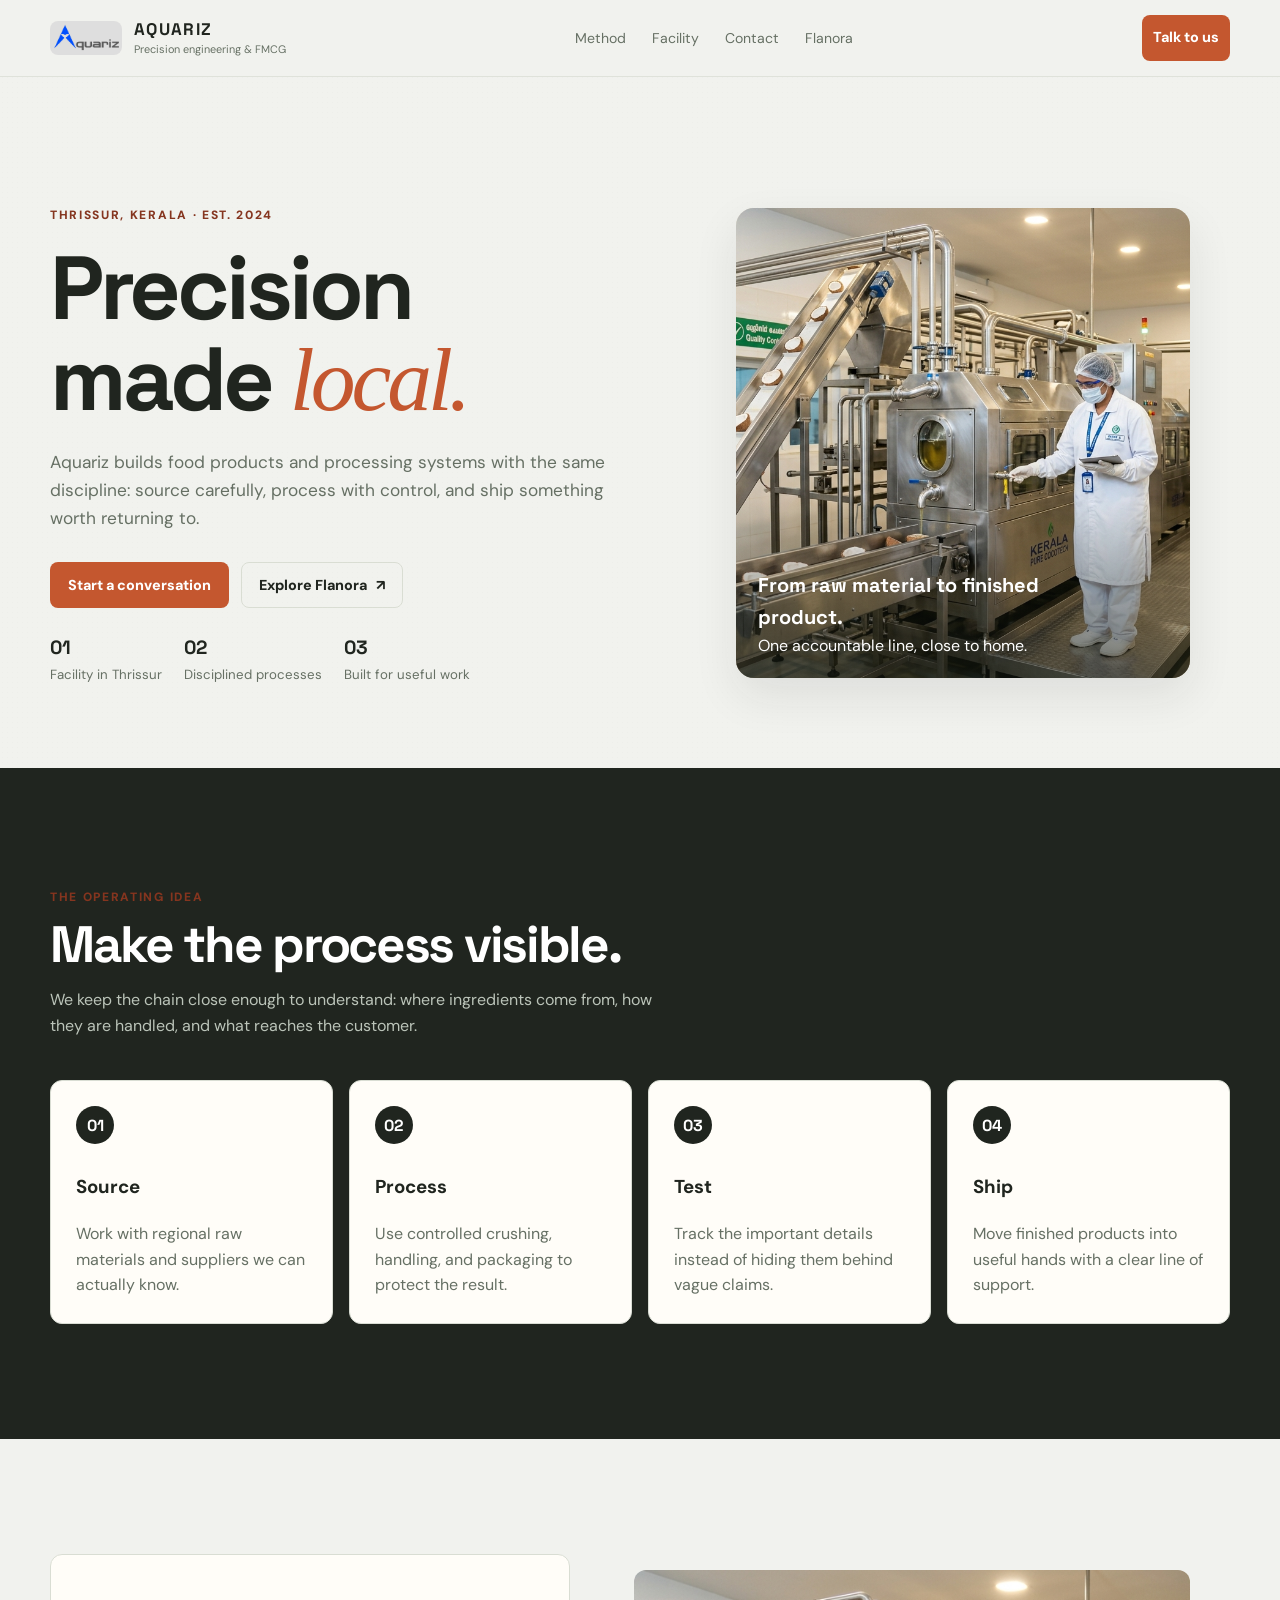
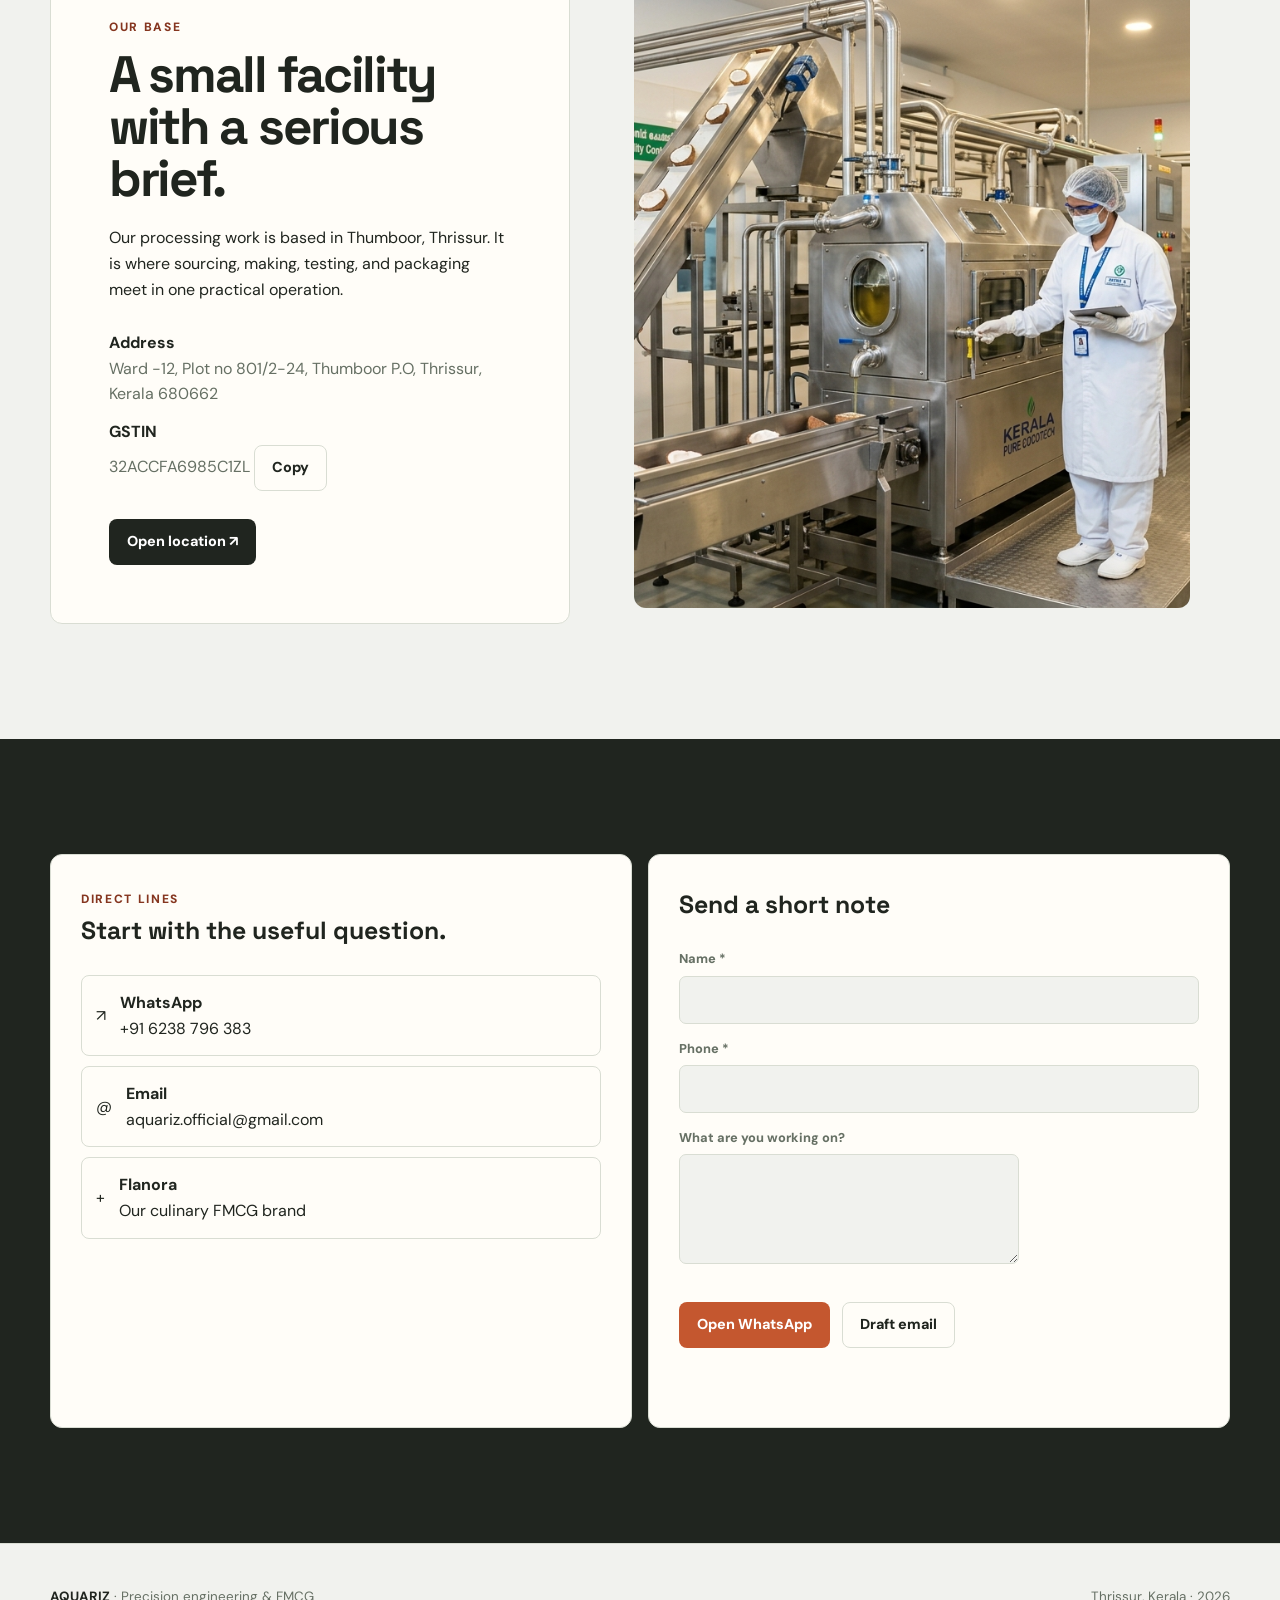
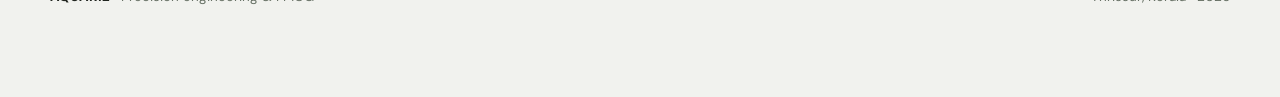
<file: v2/index.html>
<!doctype html>
<html lang="en" data-site="aquariz">

<head>
    <meta charset="utf-8">
    <meta name="viewport" content="width=device-width, initial-scale=1">
    <meta name="description"
        content="Aquariz builds precision food processing and FMCG products from Thrissur, Kerala.">
    <title>Aquariz | Precision made local</title>
    <link rel="preconnect" href="https://fonts.googleapis.com">
    <link rel="preconnect" href="https://fonts.gstatic.com" crossorigin>
    <link
        href="https://fonts.googleapis.com/css2?family=DM+Sans:wght@400;500;600;700&family=Space+Grotesk:wght@500;600;700&display=swap"
        rel="stylesheet">
    <link rel="stylesheet" href="styles.css">
    <script defer src="app.js"></script>
</head>

<body>
    <a class="skip" href="#main">Skip to content</a>
    <header class="site-header">
        <div class="container nav">
            <a class="brand" href="index.html" aria-label="Aquariz home">
                <img src="Aquariz%20logo%20white.jpg" alt="Aquariz logo">
                <span class="brand-copy"><span class="brand-name">AQUARIZ</span><span class="brand-meta">Precision
                        engineering & FMCG</span></span>
            </a>
            <nav class="nav-links" aria-label="Primary navigation">
                <a href="#method">Method</a><a href="#facility">Facility</a><a href="#contact">Contact</a><a
                    href="flanora.html">Flanora</a>
            </nav>
            <div class="nav-actions"><a class="btn btn-primary" href="https://wa.me/916238796383" target="_blank"
                    rel="noopener">Talk to us</a><button class="menu-toggle" id="menuToggle" type="button"
                    aria-expanded="false" aria-controls="mobileDrawer" aria-label="Open menu">☰</button></div>
        </div>
    </header>
    <div class="drawer" id="mobileDrawer" hidden tabindex="-1">
        <div class="drawer-inner"><button class="icon-btn" id="closeMenu" type="button"
                aria-label="Close menu">×</button>
            <nav aria-label="Mobile navigation"><a class="drawer-link" href="#method">Method</a><a class="drawer-link"
                    href="#facility">Facility</a><a class="drawer-link" href="#contact">Contact</a><a
                    class="drawer-link" href="flanora.html">Flanora</a></nav>
        </div>
    </div>
    <main id="main">
        <section class="hero">
            <div class="container hero-grid">
                <div><span class="eyebrow">Thrissur, Kerala · Est. 2024</span>
                    <h1 class="display">Precision made <em>local.</em></h1>
                    <p class="hero-copy">Aquariz builds food products and processing systems with the same discipline:
                        source carefully, process with control, and ship something worth returning to.</p>
                    <div class="hero-actions"><a class="btn btn-primary" href="#contact">Start a conversation</a><a
                            class="btn btn-quiet" href="flanora.html">Explore Flanora <span
                                aria-hidden="true">↗</span></a></div>
                    <div class="proof-row">
                        <div><strong>01</strong>Facility in Thrissur</div>
                        <div><strong>02</strong>Disciplined processes</div>
                        <div><strong>03</strong>Built for useful work</div>
                    </div>
                </div>
                <figure class="hero-image"><img src="assets/images/aquariz_facility.jpg"
                        alt="Aquariz processing facility in Thrissur" width="1376" height="768" fetchpriority="high">
                    <figcaption class="image-note"><strong>From raw material to finished product.</strong><span>One
                            accountable line, close to home.</span></figcaption>
                </figure>
            </div>
        </section>
        <section class="section split-band" id="method">
            <div class="container">
                <div class="section-head"><span class="eyebrow">The operating idea</span>
                    <h2 class="display">Make the process visible.</h2>
                    <p>We keep the chain close enough to understand: where ingredients come from, how they are handled,
                        and what reaches the customer.</p>
                </div>
                <div class="process-grid">
                    <article class="process-card"><b>01</b>
                        <h3>Source</h3>
                        <p>Work with regional raw materials and suppliers we can actually know.</p>
                    </article>
                    <article class="process-card"><b>02</b>
                        <h3>Process</h3>
                        <p>Use controlled crushing, handling, and packaging to protect the result.</p>
                    </article>
                    <article class="process-card"><b>03</b>
                        <h3>Test</h3>
                        <p>Track the important details instead of hiding them behind vague claims.</p>
                    </article>
                    <article class="process-card"><b>04</b>
                        <h3>Ship</h3>
                        <p>Move finished products into useful hands with a clear line of support.</p>
                    </article>
                </div>
            </div>
        </section>
        <section class="section" id="facility">
            <div class="container facility">
                <div class="facility-copy"><span class="eyebrow">Our base</span>
                    <h2 class="display">A small facility with a serious brief.</h2>
                    <p>Our processing work is based in Thumboor, Thrissur. It is where sourcing, making, testing, and
                        packaging meet in one practical operation.</p>
                    <ul class="meta-list">
                        <li><strong>Address</strong><br>Ward -12, Plot no 801/2-24, Thumboor P.O, Thrissur, Kerala
                            680662</li>
                        <li><strong>GSTIN</strong><br>32ACCFA6985C1ZL <button class="btn btn-quiet" type="button"
                                onclick="copyGstin()">Copy</button></li>
                    </ul><a class="btn btn-dark"
                        href="https://www.google.com/maps/search/?api=1&query=Ward%20-12%2C%20Plot%20no%20801%2F2-24%2C%20Thumboor%2C%20Thrissur%2C%20Kerala%20680662"
                        target="_blank" rel="noopener">Open location ↗</a>
                </div>
                <figure class="facility-photo"><img src="assets/images/aquariz_facility.jpg"
                        alt="Aquariz facility exterior" width="1376" height="768" loading="lazy"></figure>
            </div>
        </section>
        <section class="section split-band" id="contact">
            <div class="container contact-grid">
                <div class="contact-card"><span class="eyebrow">Direct lines</span>
                    <h3>Start with the useful question.</h3>
                    <div class="contact-links"><a class="contact-link" href="https://wa.me/916238796383" target="_blank"
                            rel="noopener"><span aria-hidden="true">↗</span><span><strong>WhatsApp</strong><br>+91 6238
                                796 383</span></a><a class="contact-link" href="mailto:aquariz.official@gmail.com"><span
                                aria-hidden="true">@</span><span><strong>Email</strong><br>aquariz.official@gmail.com</span></a><a
                            class="contact-link" href="flanora.html"><span
                                aria-hidden="true">+</span><span><strong>Flanora</strong><br>Our culinary FMCG
                                brand</span></a></div>
                </div>
                <div class="contact-card">
                    <h3>Send a short note</h3>
                    <form id="contactForm">
                        <div class="field"><label for="contactName">Name *</label><input id="contactName" name="name"
                                autocomplete="name" required></div>
                        <div class="field"><label for="contactPhone">Phone *</label><input id="contactPhone"
                                name="phone" type="tel" autocomplete="tel" required></div>
                        <div class="field"><label for="contactMessage">What are you working on?</label><textarea
                                id="contactMessage" name="message"></textarea></div>
                        <div class="hero-actions"><button class="btn btn-primary" type="submit">Open
                                WhatsApp</button><button class="btn btn-quiet" id="emailContact" type="button">Draft
                                email</button></div>
                        <div class="form-status" id="contactStatus" aria-live="polite"></div>
                    </form>
                </div>
            </div>
        </section>
    </main>
    <footer class="site-footer">
        <div class="container footer-row"><span><strong>AQUARIZ</strong> · Precision engineering &
                FMCG</span><span>Thrissur, Kerala · <span class="year">2026</span></span></div>
    </footer>
    <div class="mobile-bar"><a class="btn btn-primary bar-wa" href="https://wa.me/916238796383" target="_blank"
            rel="noopener"><svg class="wa-icon" viewBox="0 0 24 24" aria-hidden="true">
                <path
                    d="M20.5 3.5A11.8 11.8 0 0 0 12.1 0C5.6 0 .3 5.3.3 11.8c0 2.1.6 4.2 1.7 6L.2 24l6.3-1.7a11.8 11.8 0 0 0 5.6 1.4h.1c6.5 0 11.8-5.3 11.8-11.8 0-3.2-1.3-6.2-3.5-8.4Zm-8.4 18.2h-.1a9.9 9.9 0 0 1-5-1.4l-.4-.2-3.7 1 1-3.6-.2-.4a9.8 9.8 0 0 1-1.5-5.2C2.2 6.5 6.6 2 12.1 2c2.6 0 5.1 1 6.9 2.9a9.7 9.7 0 0 1 2.9 7c0 5.4-4.4 9.8-9.8 9.8Zm5.4-7.4c-.3-.2-1.7-.8-2-.9-.3-.1-.5-.2-.7.2-.2.3-.8.9-1 1-.2.2-.4.2-.7.1-.3-.2-1.2-.4-2.3-1.4-.9-.8-1.4-1.7-1.6-2-.2-.3 0-.5.1-.7l.5-.6c.2-.2.2-.3.3-.5.1-.2 0-.4 0-.5-.1-.2-.7-1.6-.9-2.2-.2-.6-.5-.5-.7-.5h-.6c-.2 0-.5.1-.8.4-.3.3-1 1-1 2.5s1.1 2.9 1.3 3.1c.2.2 2.1 3.2 5.1 4.5.7.3 1.2.5 1.7.6.7.2 1.3.1 1.8.1.6-.1 1.7-.7 1.9-1.3.2-.6.2-1.2.1-1.3-.1-.1-.3-.2-.6-.3Z" />
            </svg>WhatsApp</a><a class="btn btn-quiet" href="tel:+916238796383">Call</a><a
            class="btn btn-quiet bar-flanora" href="flanora.html">Flanora</a></div>
    <p id="toast" class="toast" hidden role="status"></p>
</body>

</html>
</file>
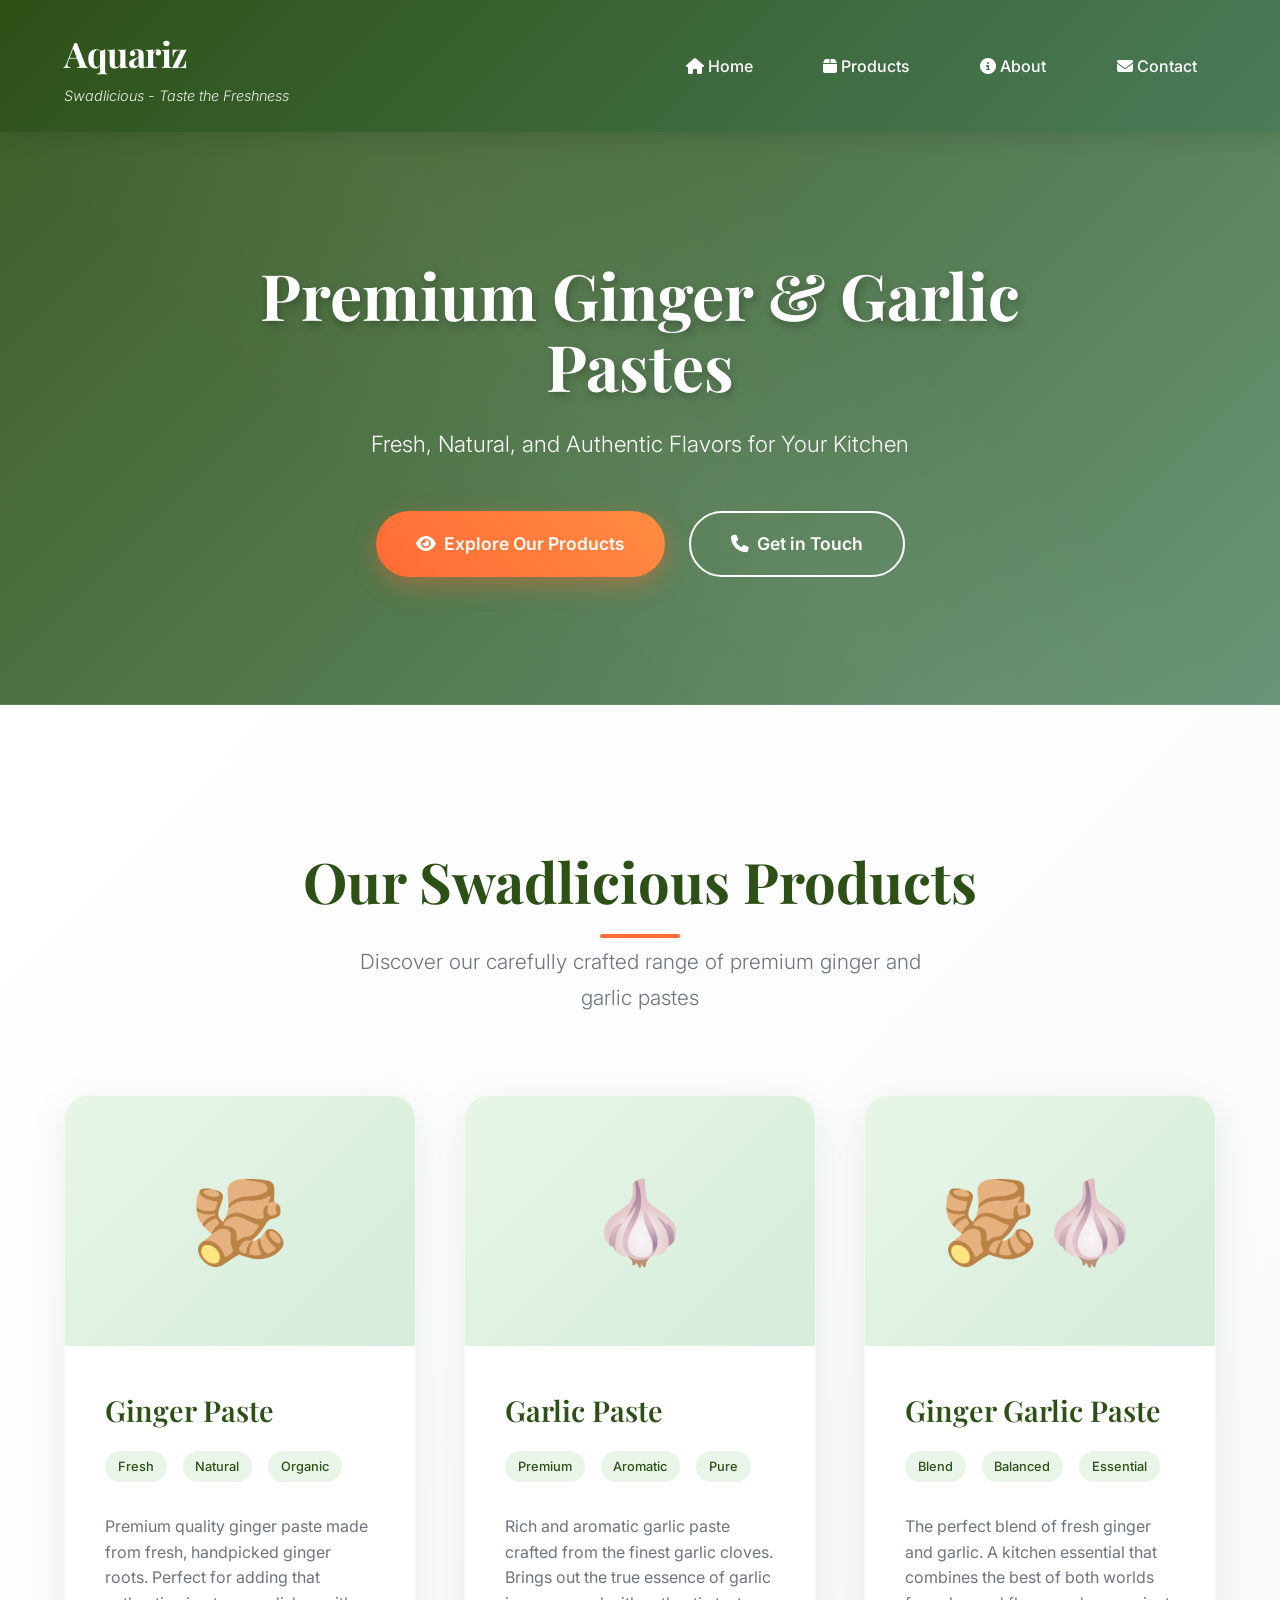
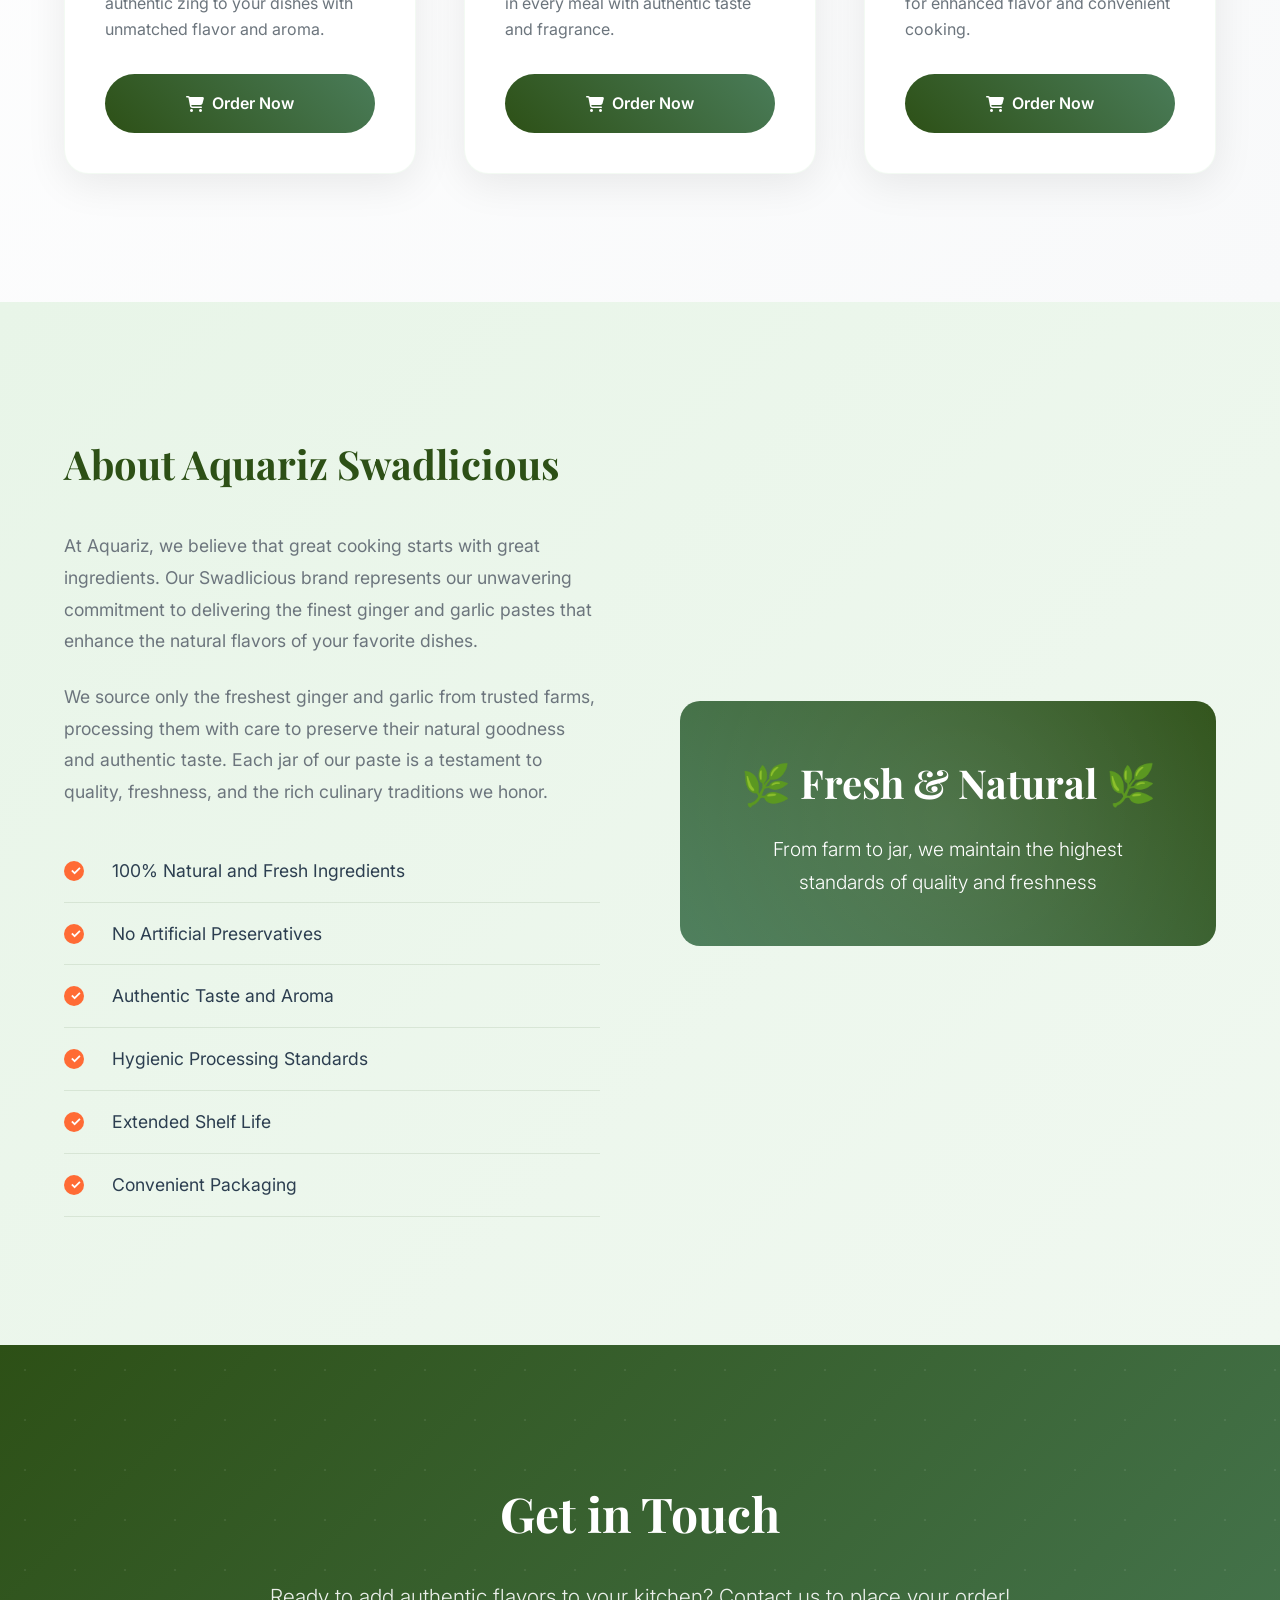
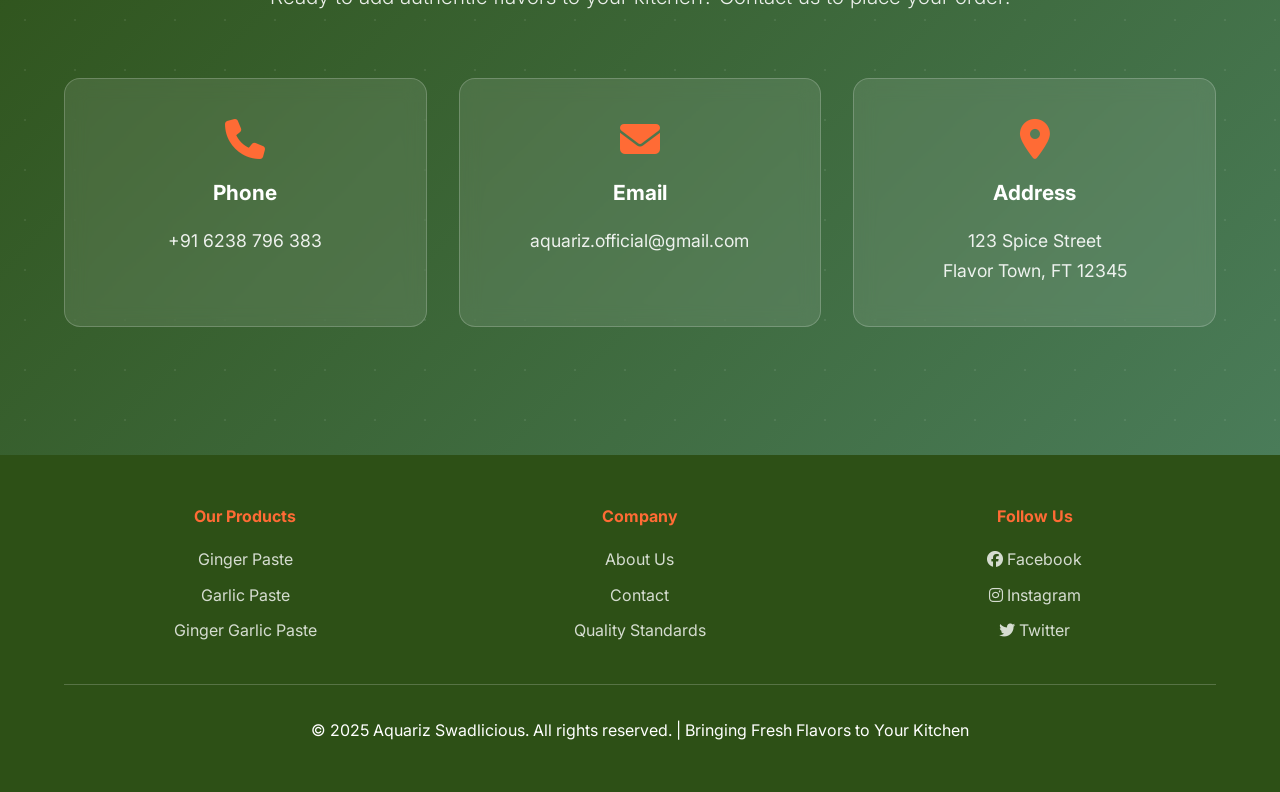
<file: archive/swadlicious.html>
<!DOCTYPE html>
<html lang="en">

<head>
    <meta charset="UTF-8">
    <meta name="viewport" content="width=device-width, initial-scale=1.0">
    <title>Aquariz Swadlicious - Premium Ginger & Garlic Pastes</title>
    <link
        href="https://fonts.googleapis.com/css2?family=Inter:wght@300;400;500;600;700&family=Playfair+Display:wght@400;600;700&display=swap"
        rel="stylesheet">
    <link rel="stylesheet" href="https://cdnjs.cloudflare.com/ajax/libs/font-awesome/6.4.0/css/all.min.css">
    <style>
        :root {
            --primary-green: #2d5016;
            --secondary-green: #4a7c59;
            --light-green: #e8f5e8;
            --accent-orange: #ff6b35;
            --warm-white: #fafafa;
            --text-dark: #2c3e50;
            --text-light: #6c757d;
            --gold: #f39c12;
            --shadow-light: rgba(0, 0, 0, 0.08);
            --shadow-medium: rgba(0, 0, 0, 0.12);
            --shadow-heavy: rgba(0, 0, 0, 0.25);
        }

        * {
            margin: 0;
            padding: 0;
            box-sizing: border-box;
        }

        body {
            font-family: 'Inter', sans-serif;
            line-height: 1.7;
            color: var(--text-dark);
            background-color: var(--warm-white);
            overflow-x: hidden;
        }

        .container {
            max-width: 1200px;
            margin: 0 auto;
            padding: 0 24px;
        }

        /* Header & Navigation */
        header {
            background: linear-gradient(135deg, var(--primary-green) 0%, var(--secondary-green) 100%);
            color: white;
            padding: 1.5rem 0;
            position: sticky;
            top: 0;
            z-index: 1000;
            box-shadow: 0 4px 20px var(--shadow-medium);
        }

        .header-content {
            display: flex;
            justify-content: space-between;
            align-items: center;
        }

        .logo-section {
            display: flex;
            align-items: center;
            gap: 1rem;
        }

        .logo {
            font-family: 'Playfair Display', serif;
            font-size: 2.2rem;
            font-weight: 700;
            letter-spacing: -0.5px;
        }

        .brand-info {
            display: flex;
            flex-direction: column;
        }

        .tagline {
            font-size: 0.9rem;
            font-weight: 300;
            opacity: 0.9;
            font-style: italic;
        }

        .nav-toggle {
            display: none;
            background: none;
            border: none;
            color: white;
            font-size: 1.5rem;
            cursor: pointer;
        }

        nav ul {
            display: flex;
            list-style: none;
            gap: 2rem;
        }

        nav ul li a {
            color: white;
            text-decoration: none;
            padding: 0.8rem 1.2rem;
            border-radius: 8px;
            font-weight: 500;
            transition: all 0.3s ease;
            position: relative;
        }

        nav ul li a:hover {
            background-color: rgba(255, 255, 255, 0.15);
            transform: translateY(-2px);
        }

        nav ul li a::after {
            content: '';
            position: absolute;
            bottom: 0;
            left: 50%;
            width: 0;
            height: 2px;
            background: var(--accent-orange);
            transition: all 0.3s ease;
            transform: translateX(-50%);
        }

        nav ul li a:hover::after {
            width: 80%;
        }

        /* Hero Section */
        .hero {
            background: linear-gradient(135deg, rgba(45, 80, 22, 0.9), rgba(74, 124, 89, 0.8)),
                url('data:image/svg+xml,<svg xmlns="http://www.w3.org/2000/svg" viewBox="0 0 1200 600"><defs><pattern id="grain" width="100" height="100" patternUnits="userSpaceOnUse"><circle cx="50" cy="50" r="30" fill="%23f0f8f0" opacity="0.1"/></pattern></defs><rect fill="%23e8f5e8" width="1200" height="600"/><rect fill="url(%23grain)" width="1200" height="600"/></svg>');
            background-size: cover;
            background-position: center;
            color: white;
            text-align: center;
            padding: 8rem 0;
            position: relative;
            overflow: hidden;
        }

        .hero::before {
            content: '';
            position: absolute;
            top: 0;
            left: 0;
            right: 0;
            bottom: 0;
            background: linear-gradient(45deg, transparent 30%, rgba(255, 255, 255, 0.03) 50%, transparent 70%);
            animation: shimmer 3s infinite;
        }

        @keyframes shimmer {
            0% {
                transform: translateX(-100%);
            }

            100% {
                transform: translateX(100%);
            }
        }

        .hero-content {
            position: relative;
            z-index: 2;
            max-width: 800px;
            margin: 0 auto;
        }

        .hero h1 {
            font-family: 'Playfair Display', serif;
            font-size: 4rem;
            font-weight: 700;
            margin-bottom: 1.5rem;
            line-height: 1.1;
            text-shadow: 2px 4px 8px var(--shadow-heavy);
            animation: fadeInUp 1s ease-out;
        }

        .hero p {
            font-size: 1.4rem;
            margin-bottom: 3rem;
            font-weight: 300;
            opacity: 0.95;
            animation: fadeInUp 1s ease-out 0.3s both;
        }

        @keyframes fadeInUp {
            from {
                opacity: 0;
                transform: translateY(30px);
            }

            to {
                opacity: 1;
                transform: translateY(0);
            }
        }

        .hero-buttons {
            display: flex;
            gap: 1.5rem;
            justify-content: center;
            flex-wrap: wrap;
            animation: fadeInUp 1s ease-out 0.6s both;
        }

        .btn {
            display: inline-flex;
            align-items: center;
            gap: 0.5rem;
            padding: 1rem 2.5rem;
            text-decoration: none;
            border-radius: 50px;
            font-weight: 600;
            font-size: 1.1rem;
            transition: all 0.3s ease;
            position: relative;
            overflow: hidden;
        }

        .btn-primary {
            background: linear-gradient(45deg, var(--accent-orange), #ff8c42);
            color: white;
            box-shadow: 0 8px 25px rgba(255, 107, 53, 0.4);
        }

        .btn-primary:hover {
            transform: translateY(-3px);
            box-shadow: 0 12px 35px rgba(255, 107, 53, 0.6);
        }

        .btn-secondary {
            background: transparent;
            color: white;
            border: 2px solid white;
            backdrop-filter: blur(10px);
        }

        .btn-secondary:hover {
            background: white;
            color: var(--primary-green);
            transform: translateY(-3px);
        }

        /* Products Section */
        .products {
            padding: 8rem 0;
            background: linear-gradient(135deg, #ffffff 0%, #f8f9fa 100%);
        }

        .section-header {
            text-align: center;
            margin-bottom: 5rem;
        }

        .section-title {
            font-family: 'Playfair Display', serif;
            font-size: 3.5rem;
            font-weight: 700;
            color: var(--primary-green);
            margin-bottom: 1rem;
            position: relative;
        }

        .section-title::after {
            content: '';
            position: absolute;
            bottom: -10px;
            left: 50%;
            transform: translateX(-50%);
            width: 80px;
            height: 4px;
            background: var(--accent-orange);
            border-radius: 2px;
        }

        .section-subtitle {
            font-size: 1.3rem;
            color: var(--text-light);
            font-weight: 300;
            max-width: 600px;
            margin: 0 auto;
        }

        .product-grid {
            display: grid;
            grid-template-columns: repeat(auto-fit, minmax(350px, 1fr));
            gap: 3rem;
            margin-top: 4rem;
        }

        .product-card {
            background: white;
            border-radius: 24px;
            padding: 0;
            box-shadow: 0 10px 40px var(--shadow-light);
            transition: all 0.4s ease;
            overflow: hidden;
            border: 1px solid rgba(232, 245, 232, 0.5);
            position: relative;
        }

        .product-card:hover {
            transform: translateY(-15px);
            box-shadow: 0 25px 60px var(--shadow-medium);
        }

        .product-image {
            height: 250px;
            background: linear-gradient(135deg, var(--light-green), #d4edda);
            display: flex;
            align-items: center;
            justify-content: center;
            font-size: 5rem;
            position: relative;
            overflow: hidden;
        }

        .product-image::before {
            content: '';
            position: absolute;
            top: 0;
            left: 0;
            right: 0;
            bottom: 0;
            background: linear-gradient(45deg, transparent 30%, rgba(255, 255, 255, 0.2) 50%, transparent 70%);
            opacity: 0;
            transition: opacity 0.3s ease;
        }

        .product-card:hover .product-image::before {
            opacity: 1;
        }

        .product-content {
            padding: 2.5rem;
        }

        .product-card h3 {
            font-family: 'Playfair Display', serif;
            font-size: 1.8rem;
            font-weight: 600;
            color: var(--primary-green);
            margin-bottom: 1rem;
        }

        .product-card p {
            color: var(--text-light);
            margin-bottom: 2rem;
            line-height: 1.6;
        }

        .product-features {
            display: flex;
            gap: 1rem;
            margin-bottom: 2rem;
            flex-wrap: wrap;
        }

        .feature-tag {
            background: var(--light-green);
            color: var(--primary-green);
            padding: 0.3rem 0.8rem;
            border-radius: 20px;
            font-size: 0.8rem;
            font-weight: 500;
        }

        .btn-product {
            background: linear-gradient(45deg, var(--primary-green), var(--secondary-green));
            color: white;
            padding: 1rem 2rem;
            border-radius: 50px;
            text-decoration: none;
            font-weight: 600;
            display: inline-flex;
            align-items: center;
            gap: 0.5rem;
            transition: all 0.3s ease;
            width: 100%;
            justify-content: center;
        }

        .btn-product:hover {
            transform: translateY(-2px);
            box-shadow: 0 8px 25px rgba(45, 80, 22, 0.3);
        }

        /* About Section */
        .about {
            padding: 8rem 0;
            background: linear-gradient(135deg, var(--light-green) 0%, #f0f8f0 100%);
        }

        .about-content {
            display: grid;
            grid-template-columns: 1fr 1fr;
            gap: 5rem;
            align-items: center;
        }

        .about-text h3 {
            font-family: 'Playfair Display', serif;
            font-size: 2.5rem;
            color: var(--primary-green);
            margin-bottom: 2rem;
        }

        .about-text p {
            font-size: 1.1rem;
            color: var(--text-light);
            margin-bottom: 1.5rem;
            line-height: 1.8;
        }

        .features {
            list-style: none;
            margin-top: 2rem;
        }

        .features li {
            padding: 1rem 0;
            position: relative;
            padding-left: 3rem;
            font-size: 1.1rem;
            color: var(--text-dark);
            border-bottom: 1px solid rgba(45, 80, 22, 0.1);
        }

        .features li:before {
            content: "";
            position: absolute;
            left: 0;
            top: 50%;
            transform: translateY(-50%);
            width: 20px;
            height: 20px;
            background: var(--accent-orange);
            border-radius: 50%;
            display: flex;
            align-items: center;
            justify-content: center;
        }

        .features li:after {
            content: "✓";
            position: absolute;
            left: 6px;
            top: 50%;
            transform: translateY(-50%);
            color: white;
            font-weight: bold;
            font-size: 0.8rem;
        }

        .about-visual {
            background: linear-gradient(45deg, var(--secondary-green), var(--primary-green));
            border-radius: 20px;
            padding: 3rem;
            text-align: center;
            color: white;
            position: relative;
            overflow: hidden;
        }

        .about-visual::before {
            content: '';
            position: absolute;
            top: -50%;
            left: -50%;
            width: 200%;
            height: 200%;
            background: radial-gradient(circle, rgba(255, 255, 255, 0.1) 0%, transparent 70%);
            animation: pulse 4s ease-in-out infinite;
        }

        @keyframes pulse {

            0%,
            100% {
                opacity: 0.3;
            }

            50% {
                opacity: 0.6;
            }
        }

        .about-visual h4 {
            font-family: 'Playfair Display', serif;
            font-size: 2.5rem;
            margin-bottom: 1rem;
            position: relative;
            z-index: 2;
        }

        .about-visual p {
            font-size: 1.2rem;
            font-weight: 300;
            position: relative;
            z-index: 2;
        }

        /* Contact Section */
        .contact {
            padding: 8rem 0;
            background: linear-gradient(135deg, var(--primary-green) 0%, var(--secondary-green) 100%);
            color: white;
            position: relative;
        }

        .contact::before {
            content: '';
            position: absolute;
            top: 0;
            left: 0;
            right: 0;
            bottom: 0;
            background: url('data:image/svg+xml,<svg xmlns="http://www.w3.org/2000/svg" viewBox="0 0 100 100"><circle cx="50" cy="50" r="2" fill="white" opacity="0.1"/></svg>');
            background-size: 50px 50px;
        }

        .contact-content {
            text-align: center;
            position: relative;
            z-index: 2;
        }

        .contact h2 {
            font-family: 'Playfair Display', serif;
            font-size: 3rem;
            margin-bottom: 1.5rem;
        }

        .contact-subtitle {
            font-size: 1.3rem;
            margin-bottom: 4rem;
            opacity: 0.9;
            font-weight: 300;
        }

        .contact-grid {
            display: grid;
            grid-template-columns: repeat(auto-fit, minmax(280px, 1fr));
            gap: 2rem;
            margin-top: 4rem;
        }

        .contact-card {
            background: rgba(255, 255, 255, 0.1);
            backdrop-filter: blur(10px);
            border-radius: 16px;
            padding: 2.5rem;
            border: 1px solid rgba(255, 255, 255, 0.2);
            transition: all 0.3s ease;
        }

        .contact-card:hover {
            transform: translateY(-5px);
            background: rgba(255, 255, 255, 0.15);
        }

        .contact-card i {
            font-size: 2.5rem;
            color: var(--accent-orange);
            margin-bottom: 1rem;
        }

        .contact-card h4 {
            font-size: 1.3rem;
            margin-bottom: 1rem;
        }

        .contact-card p {
            font-size: 1.1rem;
            opacity: 0.9;
        }

        /* Footer */
        footer {
            background-color: var(--primary-green);
            color: white;
            padding: 3rem 0;
            text-align: center;
        }

        .footer-content {
            display: grid;
            grid-template-columns: repeat(auto-fit, minmax(250px, 1fr));
            gap: 2rem;
            margin-bottom: 2rem;
        }

        .footer-section h4 {
            margin-bottom: 1rem;
            color: var(--accent-orange);
        }

        .footer-section ul {
            list-style: none;
        }

        .footer-section ul li {
            margin-bottom: 0.5rem;
        }

        .footer-section ul li a {
            color: rgba(255, 255, 255, 0.8);
            text-decoration: none;
            transition: color 0.3s ease;
        }

        .footer-section ul li a:hover {
            color: white;
        }

        .footer-bottom {
            border-top: 1px solid rgba(255, 255, 255, 0.2);
            padding-top: 2rem;
            margin-top: 2rem;
        }

        /* Responsive Design */
        @media (max-width: 768px) {
            .nav-toggle {
                display: block;
            }

            nav ul {
                display: none;
                position: absolute;
                top: 100%;
                left: 0;
                right: 0;
                background: var(--primary-green);
                flex-direction: column;
                padding: 1rem;
                gap: 0;
            }

            nav ul.active {
                display: flex;
            }

            .header-content {
                flex-direction: column;
                gap: 1rem;
            }

            .hero h1 {
                font-size: 2.5rem;
            }

            .hero p {
                font-size: 1.2rem;
            }

            .hero-buttons {
                flex-direction: column;
                align-items: center;
            }

            .about-content {
                grid-template-columns: 1fr;
                gap: 3rem;
            }

            .product-grid {
                grid-template-columns: 1fr;
            }

            .section-title {
                font-size: 2.5rem;
            }
        }

        /* Scroll animations */
        .scroll-reveal {
            opacity: 0;
            transform: translateY(30px);
            transition: all 0.8s ease;
        }

        .scroll-reveal.revealed {
            opacity: 1;
            transform: translateY(0);
        }

        /* Loading animation */
        .loading-animation {
            position: fixed;
            top: 0;
            left: 0;
            width: 100%;
            height: 100%;
            background: var(--primary-green);
            display: flex;
            align-items: center;
            justify-content: center;
            z-index: 9999;
            transition: opacity 0.5s ease;
        }

        .loading-animation.hidden {
            opacity: 0;
            pointer-events: none;
        }

        .spinner {
            width: 50px;
            height: 50px;
            border: 3px solid rgba(255, 255, 255, 0.3);
            border-top: 3px solid white;
            border-radius: 50%;
            animation: spin 1s linear infinite;
        }

        @keyframes spin {
            0% {
                transform: rotate(0deg);
            }

            100% {
                transform: rotate(360deg);
            }
        }
    </style>
</head>

<body>
    <!-- Loading Animation -->
    <div class="loading-animation" id="loading">
        <div class="spinner"></div>
    </div>

    <!-- Header -->
    <header>
        <div class="container">
            <div class="header-content">
                <div class="logo-section">
                    <div class="brand-info">
                        <div class="logo">Aquariz</div>
                        <div class="tagline">Swadlicious - Taste the Freshness</div>
                    </div>
                </div>
                <nav>
                    <button class="nav-toggle" id="navToggle">
                        <i class="fas fa-bars"></i>
                    </button>
                    <ul id="navMenu">
                        <li><a href="/index.html"><i class="fas fa-home"></i> Home</a></li>
                        <li><a href="#products"><i class="fas fa-box"></i> Products</a></li>
                        <li><a href="#about"><i class="fas fa-info-circle"></i> About</a></li>
                        <li><a href="#contact"><i class="fas fa-envelope"></i> Contact</a></li>
                    </ul>
                </nav>
            </div>
        </div>
    </header>

    <!-- Hero Section -->
    <section class="hero" id="home">
        <div class="container">
            <div class="hero-content">
                <h1>Premium Ginger & Garlic Pastes</h1>
                <p>Fresh, Natural, and Authentic Flavors for Your Kitchen</p>
                <div class="hero-buttons">
                    <a href="#products" class="btn btn-primary">
                        <i class="fas fa-eye"></i> Explore Our Products
                    </a>
                    <a href="#contact" class="btn btn-secondary">
                        <i class="fas fa-phone"></i> Get in Touch
                    </a>
                </div>
            </div>
        </div>
    </section>

    <!-- Products Section -->
    <section class="products" id="products">
        <div class="container">
            <div class="section-header scroll-reveal">
                <h2 class="section-title">Our Swadlicious Products</h2>
                <p class="section-subtitle">Discover our carefully crafted range of premium ginger and garlic pastes</p>
            </div>

            <div class="product-grid">
                <div class="product-card scroll-reveal">
                    <div class="product-image">🫚</div>
                    <div class="product-content">
                        <h3>Ginger Paste</h3>
                        <div class="product-features">
                            <span class="feature-tag">Fresh</span>
                            <span class="feature-tag">Natural</span>
                            <span class="feature-tag">Organic</span>
                        </div>
                        <p>Premium quality ginger paste made from fresh, handpicked ginger roots. Perfect for adding
                            that authentic zing to your dishes with unmatched flavor and aroma.</p>
                        <a href="#contact" class="btn-product">
                            <i class="fas fa-shopping-cart"></i> Order Now
                        </a>
                    </div>
                </div>

                <div class="product-card scroll-reveal">
                    <div class="product-image">🧄</div>
                    <div class="product-content">
                        <h3>Garlic Paste</h3>
                        <div class="product-features">
                            <span class="feature-tag">Premium</span>
                            <span class="feature-tag">Aromatic</span>
                            <span class="feature-tag">Pure</span>
                        </div>
                        <p>Rich and aromatic garlic paste crafted from the finest garlic cloves. Brings out the true
                            essence of garlic in every meal with authentic taste and fragrance.</p>
                        <a href="#contact" class="btn-product">
                            <i class="fas fa-shopping-cart"></i> Order Now
                        </a>
                    </div>
                </div>

                <div class="product-card scroll-reveal">
                    <div class="product-image">🫚🧄</div>
                    <div class="product-content">
                        <h3>Ginger Garlic Paste</h3>
                        <div class="product-features">
                            <span class="feature-tag">Blend</span>
                            <span class="feature-tag">Balanced</span>
                            <span class="feature-tag">Essential</span>
                        </div>
                        <p>The perfect blend of fresh ginger and garlic. A kitchen essential that combines the best of
                            both worlds for enhanced flavor and convenient cooking.</p>
                        <a href="#contact" class="btn-product">
                            <i class="fas fa-shopping-cart"></i> Order Now
                        </a>
                    </div>
                </div>
            </div>
        </div>
    </section>

    <!-- About Section -->
    <section class="about" id="about">
        <div class="container">
            <div class="about-content scroll-reveal">
                <div class="about-text">
                    <h3>About Aquariz Swadlicious</h3>
                    <p>At Aquariz, we believe that great cooking starts with great ingredients. Our Swadlicious brand
                        represents our unwavering commitment to delivering the finest ginger and garlic pastes that
                        enhance the natural flavors of your favorite dishes.</p>

                    <p>We source only the freshest ginger and garlic from trusted farms, processing them with care to
                        preserve their natural goodness and authentic taste. Each jar of our paste is a testament to
                        quality, freshness, and the rich culinary traditions we honor.</p>

                    <ul class="features">
                        <li>100% Natural and Fresh Ingredients</li>
                        <li>No Artificial Preservatives</li>
                        <li>Authentic Taste and Aroma</li>
                        <li>Hygienic Processing Standards</li>
                        <li>Extended Shelf Life</li>
                        <li>Convenient Packaging</li>
                    </ul>
                </div>

                <div class="about-visual">
                    <h4>🌿 Fresh & Natural 🌿</h4>
                    <p>From farm to jar, we maintain the highest standards of quality and freshness</p>
                </div>
            </div>
        </div>
    </section>

    <!-- Contact Section -->
    <section class="contact" id="contact">
        <div class="container">
            <div class="contact-content scroll-reveal">
                <h2>Get in Touch</h2>
                <p class="contact-subtitle">Ready to add authentic flavors to your kitchen? Contact us to place your
                    order!</p>

                <div class="contact-grid">
                    <div class="contact-card">
                        <i class="fas fa-phone"></i>
                        <h4>Phone</h4>
                        <p>+91 6238 796 383</p>
                    </div>

                    <div class="contact-card">
                        <i class="fas fa-envelope"></i>
                        <h4>Email</h4>
                        <p>aquariz.official@gmail.com</p>
                    </div>

                    <div class="contact-card">
                        <i class="fas fa-map-marker-alt"></i>
                        <h4>Address</h4>
                        <p>123 Spice Street<br>Flavor Town, FT 12345</p>
                    </div>
                </div>
            </div>
        </div>
    </section>

    <!-- Footer -->
    <footer>
        <div class="container">
            <div class="footer-content">
                <div class="footer-section">
                    <h4>Our Products</h4>
                    <ul>
                        <li><a href="#products">Ginger Paste</a></li>
                        <li><a href="#products">Garlic Paste</a></li>
                        <li><a href="#products">Ginger Garlic Paste</a></li>
                    </ul>
                </div>

                <div class="footer-section">
                    <h4>Company</h4>
                    <ul>
                        <li><a href="#about">About Us</a></li>
                        <li><a href="#contact">Contact</a></li>
                        <li><a href="#quality">Quality Standards</a></li>
                    </ul>
                </div>

                <div class="footer-section">
                    <h4>Follow Us</h4>
                    <ul>
                        <li><a href="#"><i class="fab fa-facebook"></i> Facebook</a></li>
                        <li><a href="#"><i class="fab fa-instagram"></i> Instagram</a></li>
                        <li><a href="#"><i class="fab fa-twitter"></i> Twitter</a></li>
                    </ul>
                </div>
            </div>

            <div class="footer-bottom">
                <p>&copy; 2025 Aquariz Swadlicious. All rights reserved. | Bringing Fresh Flavors to Your Kitchen</p>
            </div>
        </div>
    </footer>

    <script>
        // Loading animation
        window.addEventListener('load', function () {
            setTimeout(() => {
                document.getElementById('loading').classList.add('hidden');
            }, 1000);
        });

        // Mobile navigation toggle
        document.getElementById('navToggle').addEventListener('click', function () {
            document.getElementById('navMenu').classList.toggle('active');
        });

        // Smooth scrolling for navigation links
        document.querySelectorAll('a[href^="#"]').forEach(anchor => {
            anchor.addEventListener('click', function (e) {
                e.preventDefault();
                const target = document.querySelector(this.getAttribute('href'));
                if (target) {
                    target.scrollIntoView({
                        behavior: 'smooth',
                        block: 'start'
                    });
                }
                // Close mobile menu if open
                document.getElementById('navMenu').classList.remove('active');
            });
        });

        // Scroll reveal animation
        const observerOptions = {
            threshold: 0.1,
            rootMargin: '0px 0px -50px 0px'
        };

        const observer = new IntersectionObserver(function (entries) {
            entries.forEach(entry => {
                if (entry.isIntersecting) {
                    entry.target.classList.add('revealed');
                }
            });
        }, observerOptions);

        document.querySelectorAll('.scroll-reveal').forEach(el => {
            observer.observe(el);
        });

        // Navbar background change on scroll
        window.addEventListener('scroll', function () {
            const header = document.querySelector('header');
            if (window.scrollY > 100) {
                header.style.background = 'linear-gradient(135deg, rgba(45, 80, 22, 0.95), rgba(74, 124, 89, 0.95))';
                header.style.backdropFilter = 'blur(10px)';
            } else {
                header.style.background = 'linear-gradient(135deg, var(--primary-green), var(--secondary-green))';
                header.style.backdropFilter = 'none';
            }
        });

        // Parallax effect for hero section
        window.addEventListener('scroll', function () {
            const hero = document.querySelector('.hero');
            const scrolled = window.pageYOffset;
            const rate = scrolled * -0.5;
            hero.style.transform = `translateY(${rate}px)`;
        });

        // Product card animation on hover
        document.querySelectorAll('.product-card').forEach(card => {
            card.addEventListener('mouseenter', function () {
                this.style.transform = 'translateY(-15px) scale(1.02)';
            });

            card.addEventListener('mouseleave', function () {
                this.style.transform = 'translateY(0) scale(1)';
            });
        });
    </script>
</body>

</html>
</file>
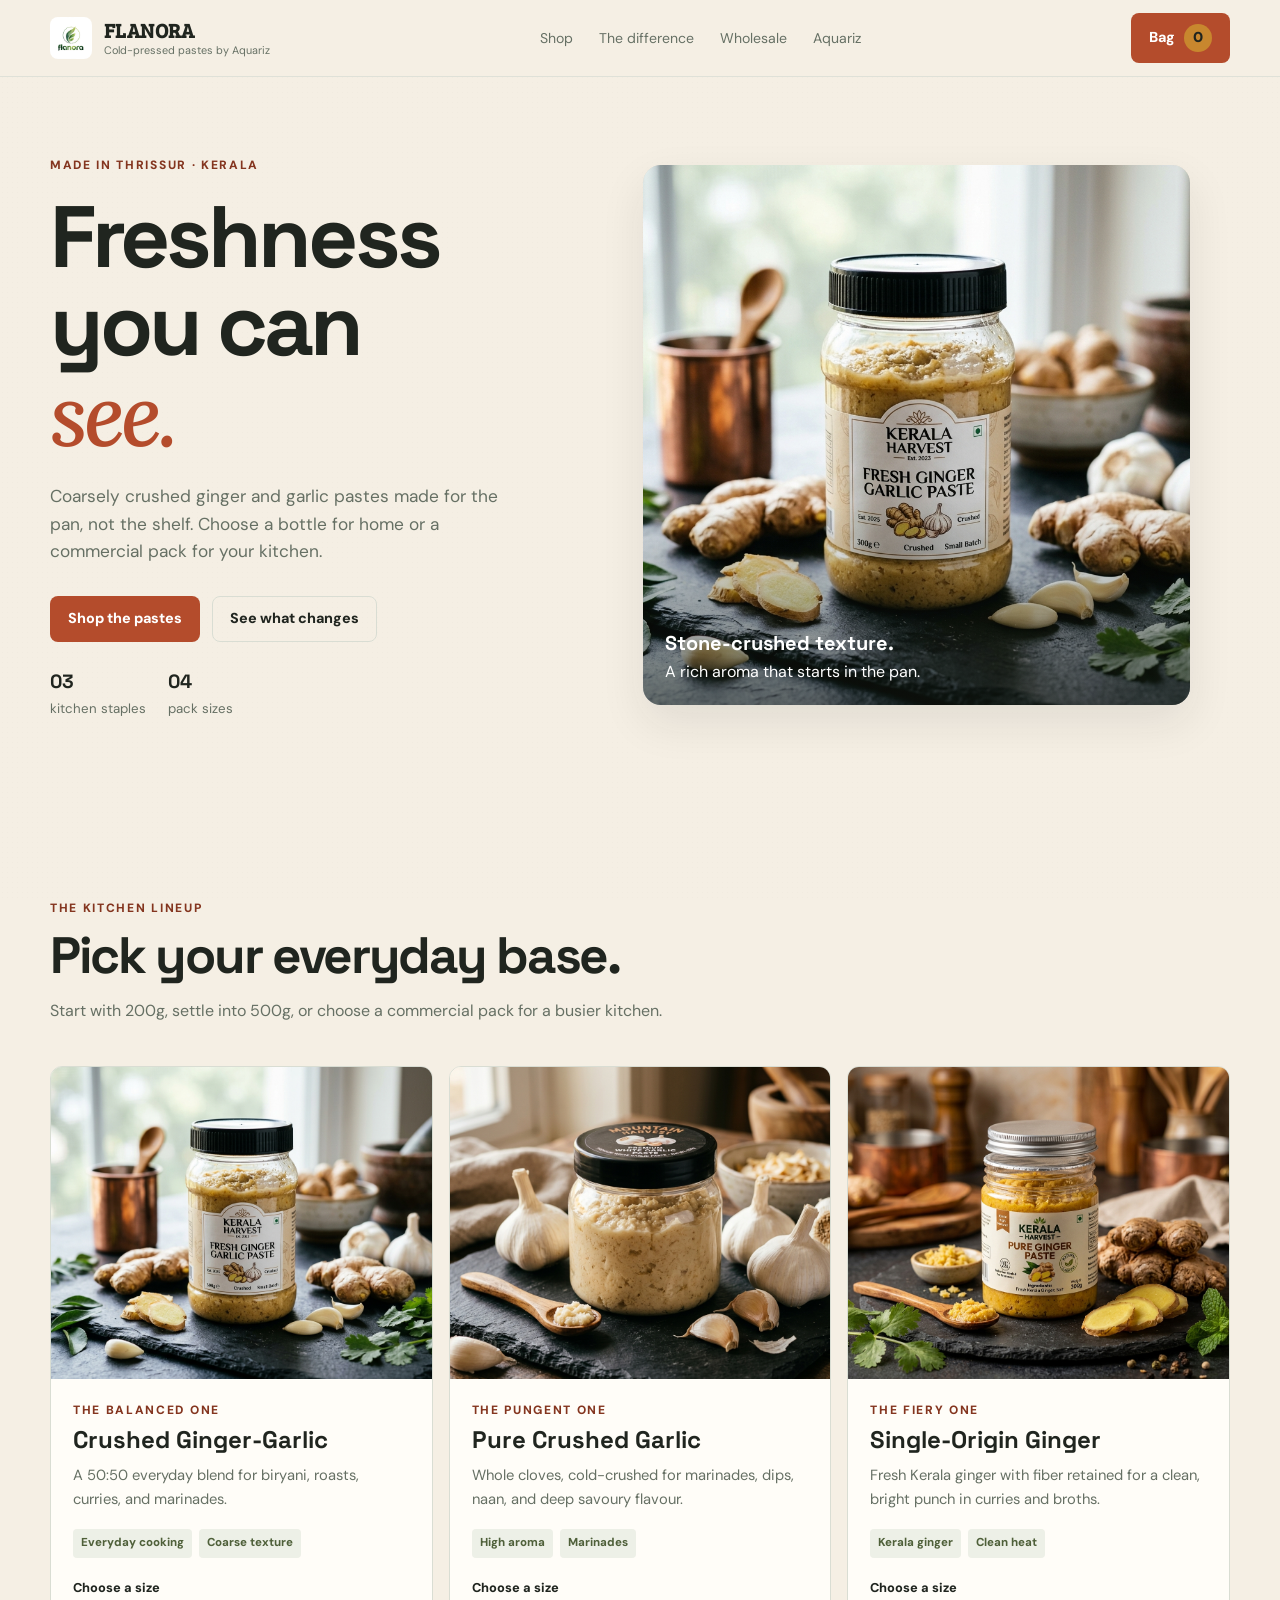
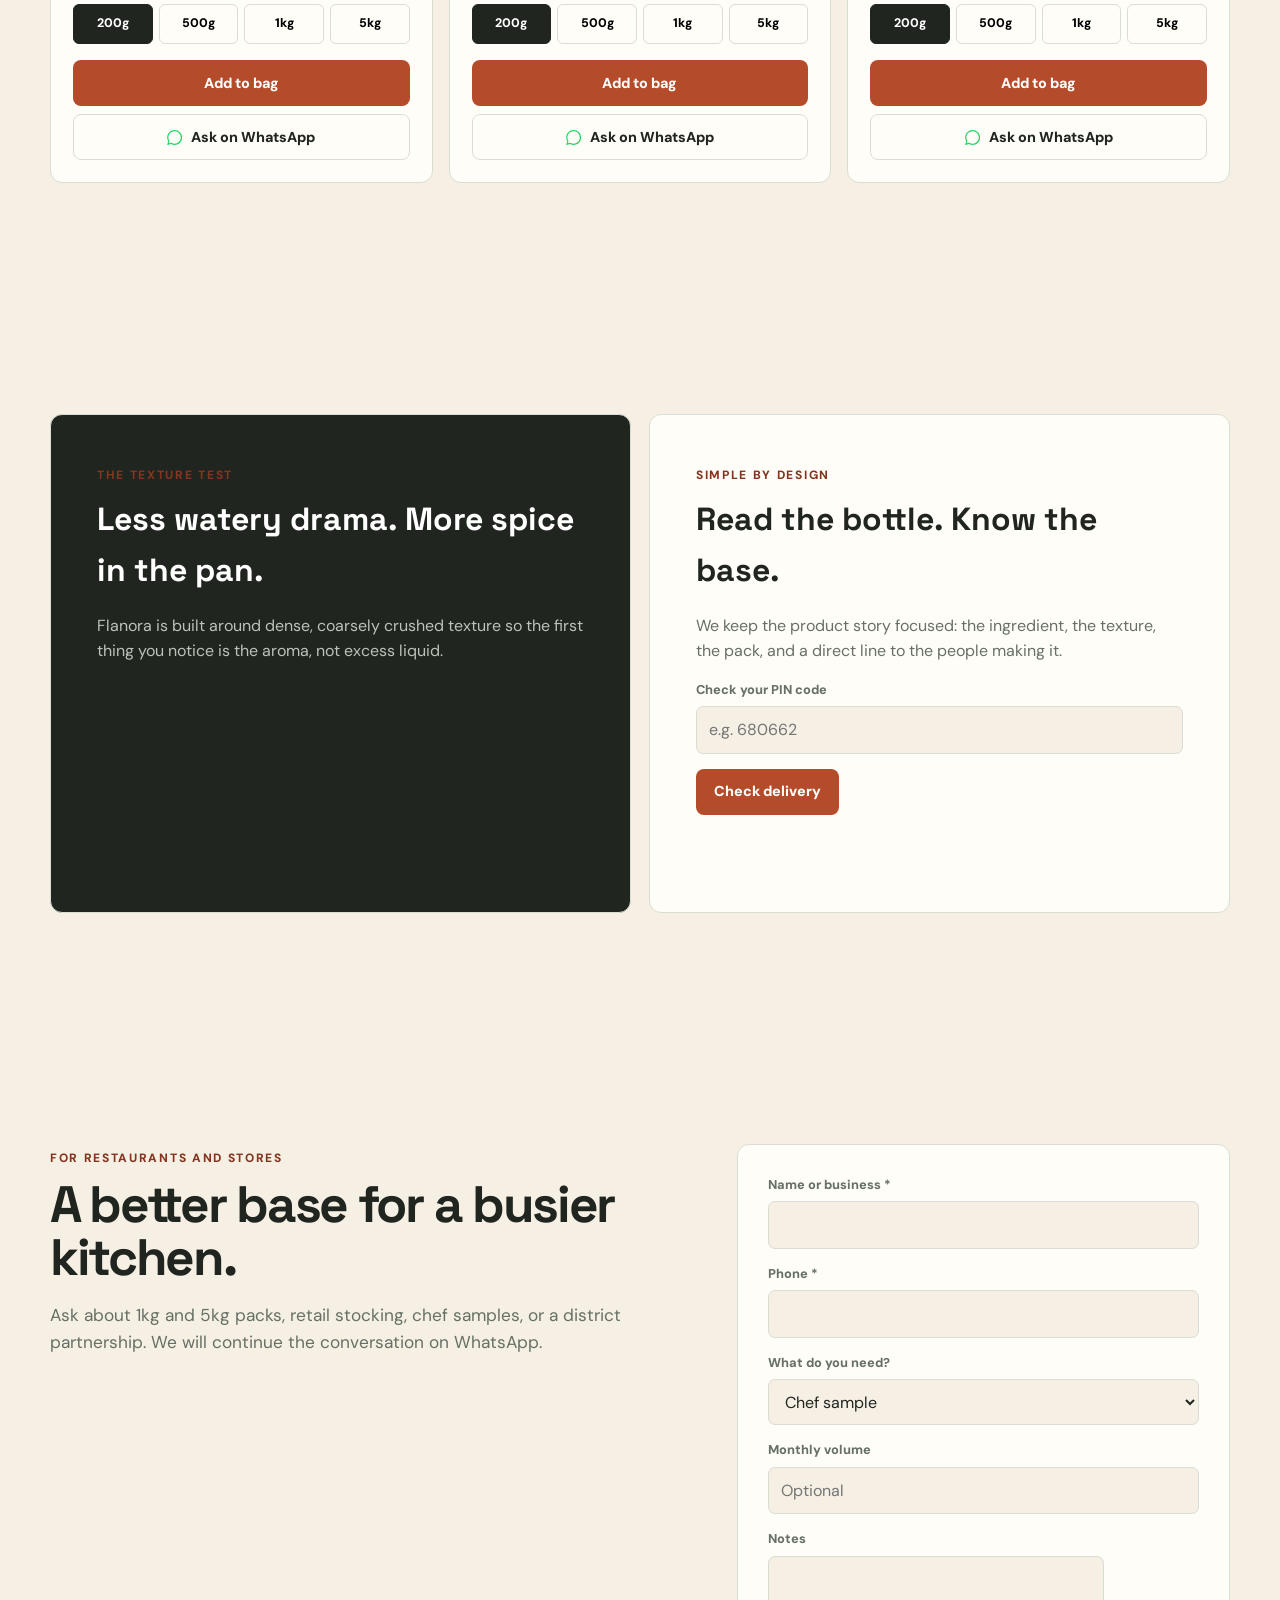
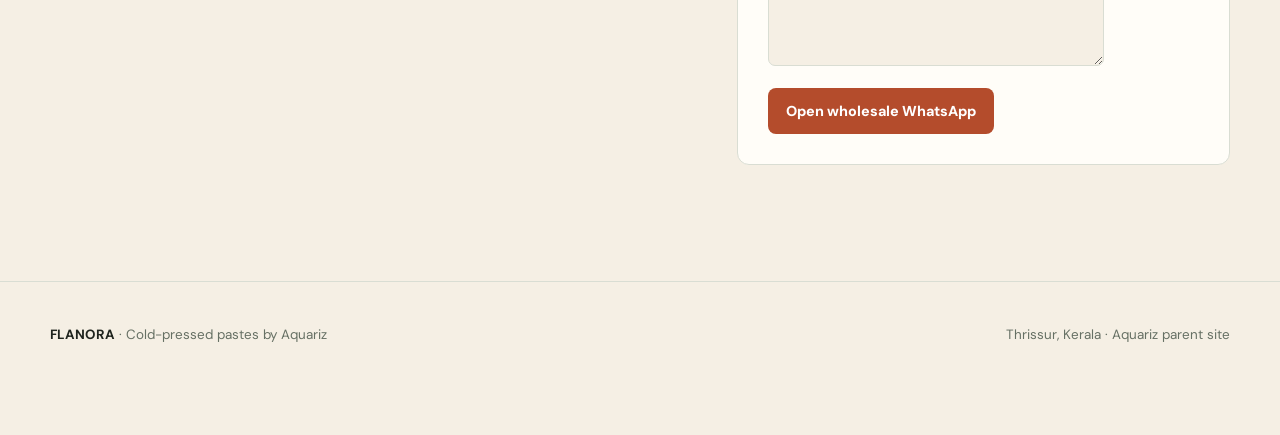
<file: v2/flanora.html>
<!doctype html>
<html lang="en" data-site="flanora">

<head>
    <meta charset="utf-8">
    <meta name="viewport" content="width=device-width, initial-scale=1">
    <meta name="description" content="Flanora cold-pressed ginger and garlic pastes, made in Thrissur, Kerala.">
    <title>Flanora | Freshness you can see</title>
    <link rel="preconnect" href="https://fonts.googleapis.com">
    <link rel="preconnect" href="https://fonts.gstatic.com" crossorigin>
    <link
        href="https://fonts.googleapis.com/css2?family=Bree+Serif&family=DM+Sans:wght@400;500;600;700&family=Lora:ital,wght@0,500;0,600;1,500&family=Space+Grotesk:wght@500;600;700&display=swap"
        rel="stylesheet">
    <link rel="stylesheet" href="styles.css">
    <script defer src="app.js"></script>
</head>

<body>
    <a class="skip" href="#main">Skip to content</a>
    <header class="site-header">
        <div class="container nav"><a class="brand" href="flanora.html" aria-label="Flanora home"><img
                    src="logo-flanora.png" alt="Flanora logo"><span class="brand-copy"><span
                        class="brand-name">FLANORA</span><span class="brand-meta">Cold-pressed pastes by
                        Aquariz</span></span></a>
            <nav class="nav-links" aria-label="Primary navigation"><a href="#shop">Shop</a><a href="#proof">The
                    difference</a><a href="#wholesale">Wholesale</a><a href="index.html">Aquariz</a></nav>
            <div class="nav-actions"><button class="btn btn-primary" id="openCart" type="button">Bag <span
                        class="cart-count">0</span></button><button class="menu-toggle" id="menuToggle" type="button"
                    aria-expanded="false" aria-controls="mobileDrawer" aria-label="Open menu">☰</button></div>
        </div>
    </header>
    <div class="drawer" id="mobileDrawer" hidden tabindex="-1">
        <div class="drawer-inner"><button class="icon-btn" id="closeMenu" type="button"
                aria-label="Close menu">×</button>
            <nav aria-label="Mobile navigation"><a class="drawer-link" href="#shop">Shop the pastes</a><a
                    class="drawer-link" href="#proof">The difference</a><a class="drawer-link"
                    href="#wholesale">Wholesale</a><a class="drawer-link" href="index.html">Aquariz</a></nav>
        </div>
    </div>
    <main id="main">
        <section class="hero shop-hero">
            <div class="container hero-grid">
                <div><span class="eyebrow">Made in Thrissur · Kerala</span>
                    <h1 class="display">Freshness you can <em>see.</em></h1>
                    <p class="hero-copy">Coarsely crushed ginger and garlic pastes made for the pan, not the shelf.
                        Choose a bottle for home or a commercial pack for your kitchen.</p>
                    <div class="hero-actions"><a class="btn btn-primary" href="#shop">Shop the pastes</a><a
                            class="btn btn-quiet" href="#proof">See what changes</a></div>
                    <div class="proof-row">
                        <div><strong>03</strong>kitchen staples</div>
                        <div><strong>04</strong>pack sizes</div>
                    </div>
                </div>
                <figure class="hero-image"><img src="assets/images/flanora_ginger_garlic_jar.jpg"
                        alt="Flanora ginger garlic paste jar" width="1200" height="896" fetchpriority="high">
                    <figcaption class="image-note"><strong>Stone-crushed texture.</strong><span>A rich aroma that starts
                            in the pan.</span></figcaption>
                </figure>
            </div>
        </section>
        <section class="section" id="shop">
            <div class="container">
                <div class="section-head"><span class="eyebrow">The kitchen lineup</span>
                    <h2 class="display">Pick your everyday base.</h2>
                    <p>Start with 200g, settle into 500g, or choose a commercial pack for a busier kitchen.</p>
                </div>
                <div class="product-grid">
                    <article class="product-card" data-product="gg">
                        <div class="product-photo"><img src="assets/images/flanora_ginger_garlic_jar.jpg"
                                alt="Crushed ginger-garlic paste" width="1200" height="896" loading="lazy"></div>
                        <div class="product-body"><span class="eyebrow">The balanced one</span>
                            <h3>Crushed Ginger-Garlic</h3>
                            <p>A 50:50 everyday blend for biryani, roasts, curries, and marinades.</p>
                            <div class="product-tags"><span>Everyday cooking</span><span>Coarse texture</span></div>
                            <div class="pack-select"><label>Choose a size</label>
                                <div class="pack-row"><button class="active" type="button"
                                        data-pack="200g PET Bottle">200g</button><button type="button"
                                        data-pack="500g PET Bottle">500g</button><button type="button"
                                        data-pack="1kg Commercial Bottle">1kg</button><button type="button"
                                        data-pack="5kg Catering Bucket">5kg</button></div>
                            </div>
                            <div class="product-actions">
                                <div class="add-slot"></div><button class="btn btn-quiet single-order"
                                    type="button"><svg class="wa-icon" viewBox="0 0 24 24" aria-hidden="true">
                                        <path
                                            d="M20.5 3.5A11.8 11.8 0 0 0 12.1 0C5.6 0 .3 5.3.3 11.8c0 2.1.6 4.2 1.7 6L.2 24l6.3-1.7a11.8 11.8 0 0 0 5.6 1.4h.1c6.5 0 11.8-5.3 11.8-11.8 0-3.2-1.3-6.2-3.5-8.4Zm-8.4 18.2h-.1a9.9 9.9 0 0 1-5-1.4l-.4-.2-3.7 1 1-3.6-.2-.4a9.8 9.8 0 0 1-1.5-5.2C2.2 6.5 6.6 2 12.1 2c2.6 0 5.1 1 6.9 2.9a9.7 9.7 0 0 1 2.9 7c0 5.4-4.4 9.8-9.8 9.8Zm5.4-7.4c-.3-.2-1.7-.8-2-.9-.3-.1-.5-.2-.7.2-.2.3-.8.9-1 .?1-.2.2-.4.2-.7.1-.3-.2-1.2-.4-2.3-1.4-.9-.8-1.4-1.7-1.6-2-.2-.3 0-.5.1-.7l.5-.6c.2-.2.2-.3.3-.5.1-.2 0-.4 0-.5-.1-.2-.7-1.6-.9-2.2-.2-.6-.5-.5-.7-.5h-.6c-.2 0-.5.1-.8.4-.3.3-1 1-1 2.5s1.1 2.9 1.3 3.1c.2.2 2.1 3.2 5.1 4.5.7.3 1.2.5 1.7.6.7.2 1.3.1 1.8.1.6-.1 1.7-.7 1.9-1.3.2-.6.2-1.2.1-1.3-.1-.1-.3-.2-.6-.3Z" />
                                    </svg>Ask on WhatsApp</button>
                            </div>
                        </div>
                    </article>
                    <article class="product-card" data-product="garlic">
                        <div class="product-photo"><img src="assets/images/flanora_garlic_jar.jpg"
                                alt="Pure crushed garlic paste" width="1200" height="896" loading="lazy"></div>
                        <div class="product-body"><span class="eyebrow">The pungent one</span>
                            <h3>Pure Crushed Garlic</h3>
                            <p>Whole cloves, cold-crushed for marinades, dips, naan, and deep savoury flavour.</p>
                            <div class="product-tags"><span>High aroma</span><span>Marinades</span></div>
                            <div class="pack-select"><label>Choose a size</label>
                                <div class="pack-row"><button class="active" type="button"
                                        data-pack="200g PET Bottle">200g</button><button type="button"
                                        data-pack="500g PET Bottle">500g</button><button type="button"
                                        data-pack="1kg Commercial Bottle">1kg</button><button type="button"
                                        data-pack="5kg Catering Bucket">5kg</button></div>
                            </div>
                            <div class="product-actions">
                                <div class="add-slot"></div><button class="btn btn-quiet single-order"
                                    type="button"><svg class="wa-icon" viewBox="0 0 24 24" aria-hidden="true">
                                        <path
                                            d="M20.5 3.5A11.8 11.8 0 0 0 12.1 0C5.6 0 .3 5.3.3 11.8c0 2.1.6 4.2 1.7 6L.2 24l6.3-1.7a11.8 11.8 0 0 0 5.6 1.4h.1c6.5 0 11.8-5.3 11.8-11.8 0-3.2-1.3-6.2-3.5-8.4Zm-8.4 18.2h-.1a9.9 9.9 0 0 1-5-1.4l-.4-.2-3.7 1 1-3.6-.2-.4a9.8 9.8 0 0 1-1.5-5.2C2.2 6.5 6.6 2 12.1 2c2.6 0 5.1 1 6.9 2.9a9.7 9.7 0 0 1 2.9 7c0 5.4-4.4 9.8-9.8 9.8Zm5.4-7.4c-.3-.2-1.7-.8-2-.9-.3-.1-.5-.2-.7.2-.2.3-.8.9-1 .?1-.2.2-.4.2-.7.1-.3-.2-1.2-.4-2.3-1.4-.9-.8-1.4-1.7-1.6-2-.2-.3 0-.5.1-.7l.5-.6c.2-.2.2-.3.3-.5.1-.2 0-.4 0-.5-.1-.2-.7-1.6-.9-2.2-.2-.6-.5-.5-.7-.5h-.6c-.2 0-.5.1-.8.4-.3.3-1 1-1 2.5s1.1 2.9 1.3 3.1c.2.2 2.1 3.2 5.1 4.5.7.3 1.2.5 1.7.6.7.2 1.3.1 1.8.1.6-.1 1.7-.7 1.9-1.3.2-.6.2-1.2.1-1.3-.1-.1-.3-.2-.6-.3Z" />
                                    </svg>Ask on WhatsApp</button>
                            </div>
                        </div>
                    </article>
                    <article class="product-card" data-product="ginger">
                        <div class="product-photo"><img src="assets/images/flanora_ginger_jar.jpg"
                                alt="Single-origin crushed ginger paste" width="1200" height="896" loading="lazy"></div>
                        <div class="product-body"><span class="eyebrow">The fiery one</span>
                            <h3>Single-Origin Ginger</h3>
                            <p>Fresh Kerala ginger with fiber retained for a clean, bright punch in curries and broths.
                            </p>
                            <div class="product-tags"><span>Kerala ginger</span><span>Clean heat</span></div>
                            <div class="pack-select"><label>Choose a size</label>
                                <div class="pack-row"><button class="active" type="button"
                                        data-pack="200g PET Bottle">200g</button><button type="button"
                                        data-pack="500g PET Bottle">500g</button><button type="button"
                                        data-pack="1kg Commercial Bottle">1kg</button><button type="button"
                                        data-pack="5kg Catering Bucket">5kg</button></div>
                            </div>
                            <div class="product-actions">
                                <div class="add-slot"></div><button class="btn btn-quiet single-order"
                                    type="button"><svg class="wa-icon" viewBox="0 0 24 24" aria-hidden="true">
                                        <path
                                            d="M20.5 3.5A11.8 11.8 0 0 0 12.1 0C5.6 0 .3 5.3.3 11.8c0 2.1.6 4.2 1.7 6L.2 24l6.3-1.7a11.8 11.8 0 0 0 5.6 1.4h.1c6.5 0 11.8-5.3 11.8-11.8 0-3.2-1.3-6.2-3.5-8.4Zm-8.4 18.2h-.1a9.9 9.9 0 0 1-5-1.4l-.4-.2-3.7 1 1-3.6-.2-.4a9.8 9.8 0 0 1-1.5-5.2C2.2 6.5 6.6 2 12.1 2c2.6 0 5.1 1 6.9 2.9a9.7 9.7 0 0 1 2.9 7c0 5.4-4.4 9.8-9.8 9.8Zm5.4-7.4c-.3-.2-1.7-.8-2-.9-.3-.1-.5-.2-.7.2-.2.3-.8.9-1 .?1-.2.2-.4.2-.7.1-.3-.2-1.2-.4-2.3-1.4-.9-.8-1.4-1.7-1.6-2-.2-.3 0-.5.1-.7l.5-.6c.2-.2.2-.3.3-.5.1-.2 0-.4 0-.5-.1-.2-.7-1.6-.9-2.2-.2-.6-.5-.5-.7-.5h-.6c-.2 0-.5.1-.8.4-.3.3-1 1-1 2.5s1.1 2.9 1.3 3.1c.2.2 2.1 3.2 5.1 4.5.7.3 1.2.5 1.7.6.7.2 1.3.1 1.8.1.6-.1 1.7-.7 1.9-1.3.2-.6.2-1.2.1-1.3-.1-.1-.3-.2-.6-.3Z" />
                                    </svg>Ask on WhatsApp</button>
                            </div>
                        </div>
                    </article>
                </div>
            </div>
        </section>
        <section class="section" id="proof">
            <div class="container shop-proof">
                <article class="proof-panel dark"><span class="eyebrow">The texture test</span>
                    <h3>Less watery drama. More spice in the pan.</h3>
                    <p>Flanora is built around dense, coarsely crushed texture so the first thing you notice is the
                        aroma, not excess liquid.</p>
                </article>
                <article class="proof-panel"><span class="eyebrow">Simple by design</span>
                    <h3>Read the bottle. Know the base.</h3>
                    <p>We keep the product story focused: the ingredient, the texture, the pack, and a direct line to
                        the people making it.</p>
                    <form id="deliveryForm">
                        <div class="field"><label for="pincode">Check your PIN code</label><input id="pincode"
                                inputmode="numeric" maxlength="6" placeholder="e.g. 680662" required></div><button
                            class="btn btn-primary" type="submit">Check delivery</button>
                        <p class="form-status" id="deliveryResult" aria-live="polite"></p>
                    </form>
                </article>
            </div>
        </section>
        <section class="section" id="wholesale">
            <div class="container b2b">
                <div><span class="eyebrow">For restaurants and stores</span>
                    <h2 class="display">A better base for a busier kitchen.</h2>
                    <p class="hero-copy">Ask about 1kg and 5kg packs, retail stocking, chef samples, or a district
                        partnership. We will continue the conversation on WhatsApp.</p>
                </div>
                <form class="contact-card" id="rfqForm">
                    <div class="field"><label for="rfqName">Name or business *</label><input id="rfqName" name="name"
                            required></div>
                    <div class="field"><label for="rfqPhone">Phone *</label><input id="rfqPhone" name="phone" type="tel"
                            required></div>
                    <div class="field"><label for="rfqNeed">What do you need?</label><select id="rfqNeed" name="need">
                            <option>Chef sample</option>
                            <option>Restaurant bulk packs</option>
                            <option>Retail stocking</option>
                            <option>District partnership</option>
                        </select></div>
                    <div class="field"><label for="rfqVolume">Monthly volume</label><input id="rfqVolume" name="volume"
                            placeholder="Optional"></div>
                    <div class="field"><label for="rfqNotes">Notes</label><textarea id="rfqNotes"
                            name="notes"></textarea></div><button class="btn btn-primary" type="submit">Open wholesale
                        WhatsApp</button>
                </form>
            </div>
        </section>
    </main>
    <footer class="site-footer">
        <div class="container footer-row"><span><strong>FLANORA</strong> · Cold-pressed pastes by
                Aquariz</span><span>Thrissur, Kerala · <a href="index.html">Aquariz parent site</a></span></div>
    </footer>
    <div class="mobile-bar"><a class="btn btn-primary" href="#shop">Shop</a><button class="btn btn-dark" id="openCart"
            type="button">Bag <span class="cart-count">0</span></button><a class="btn btn-quiet"
            href="https://wa.me/916238796383" target="_blank" rel="noopener"><svg class="wa-icon" viewBox="0 0 24 24"
                aria-hidden="true">
                <path
                    d="M20.5 3.5A11.8 11.8 0 0 0 12.1 0C5.6 0 .3 5.3.3 11.8c0 2.1.6 4.2 1.7 6L.2 24l6.3-1.7a11.8 11.8 0 0 0 5.6 1.4h.1c6.5 0 11.8-5.3 11.8-11.8 0-3.2-1.3-6.2-3.5-8.4Zm-8.4 18.2h-.1a9.9 9.9 0 0 1-5-1.4l-.4-.2-3.7 1 1-3.6-.2-.4a9.8 9.8 0 0 1-1.5-5.2C2.2 6.5 6.6 2 12.1 2c2.6 0 5.1 1 6.9 2.9a9.7 9.7 0 0 1 2.9 7c0 5.4-4.4 9.8-9.8 9.8Zm5.4-7.4c-.3-.2-1.7-.8-2-.9-.3-.1-.5-.2-.7.2-.2.3-.8.9-1 1-.2.2-.4.2-.7.1-.3-.2-1.2-.4-2.3-1.4-.9-.8-1.4-1.7-1.6-2-.2-.3 0-.5.1-.7l.5-.6c.2-.2.2-.3.3-.5.1-.2 0-.4 0-.5-.1-.2-.7-1.6-.9-2.2-.2-.6-.5-.5-.7-.5h-.6c-.2 0-.5.1-.8.4-.3.3-1 1-1 2.5s1.1 2.9 1.3 3.1c.2.2 2.1 3.2 5.1 4.5.7.3 1.2.5 1.7.6.7.2 1.3.1 1.8.1.6-.1 1.7-.7 1.9-1.3.2-.6.2-1.2.1-1.3-.1-.1-.3-.2-.6-.3Z" />
            </svg>WhatsApp</a></div>
    <div class="cart-tray" id="cartTray" hidden>
        <div class="cart-tray-row">
            <div><strong>Kitchen bag <span class="cart-count">0</span></strong><small class="cart-summary">Ready to
                    order</small></div><button class="btn btn-primary" id="reviewCart" type="button">Review bag</button>
        </div>
    </div>
    <div class="cart-modal" id="cartModal" hidden>
        <div class="cart-sheet" role="dialog" aria-modal="true" aria-labelledby="cartTitle">
            <div class="sheet-head">
                <h2 id="cartTitle">Your kitchen bag</h2><button class="icon-btn" id="closeCart" type="button"
                    aria-label="Close kitchen bag">×</button>
            </div>
            <div id="cartItems"></div>
            <div class="field"><label for="bagDestination">Delivery destination</label><select id="bagDestination">
                    <option>Thrissur</option>
                    <option>Ernakulam</option>
                    <option>Palakkad</option>
                    <option>Other Kerala district</option>
                </select></div><button class="btn btn-primary" id="sendBag" type="button">Send bag on WhatsApp</button>
        </div>
        <div id="cartBackdrop" aria-label="Close kitchen bag"></div>
    </div>
    <p id="toast" class="toast" hidden role="status"></p>
</body>

</html>
</file>
<file: v2/styles.css>
:root {
    --paper: #f4f1e9;
    --surface: #fffdf8;
    --ink: #20251f;
    --muted: #667064;
    --line: #d9ddd3;
    --accent: #b94d2e;
    --accent-dark: #87331f;
    --olive: #687a42;
    --signal: #c8872e;
    --display: 'Space Grotesk', sans-serif;
    --body: 'DM Sans', sans-serif;
    --serif: 'Lora', serif;
    --max: 1180px;
    --radius: 12px;
    --shadow: 0 18px 45px rgba(31, 38, 29, .09);
    --ease: cubic-bezier(.2, .8, .2, 1);
}

[data-site="aquariz"] {
    --accent: #c4572f;
    --accent-dark: #85351f;
    --olive: #536b65;
    --paper: #f1f2ee;
}

[data-site="flanora"] {
    --accent: #b44c2c;
    --accent-dark: #84351f;
    --olive: #71804b;
    --paper: #f5efe4;
}

[data-site="flanora"] .brand-name {
    font-family: 'Bree Serif', Georgia, serif;
    font-size: 1.22rem;
    letter-spacing: .02em;
}

* {
    box-sizing: border-box;
}

html {
    scroll-behavior: smooth;
    scroll-padding-top: 84px;
}

body {
    margin: 0;
    background: var(--paper);
    color: var(--ink);
    font-family: var(--body);
    font-size: 16px;
    line-height: 1.6;
}

body::before {
    content: '';
    position: fixed;
    inset: 0;
    pointer-events: none;
    opacity: .22;
    background-image: radial-gradient(rgba(32, 37, 31, .08) .6px, transparent .6px);
    background-size: 5px 5px;
    z-index: -1;
}

a {
    color: inherit;
    text-decoration: none;
}

img {
    display: block;
    max-width: 100%;
}

button,
input,
select,
textarea {
    font: inherit;
}

button,
a {
    -webkit-tap-highlight-color: transparent;
}

button {
    cursor: pointer;
}

:focus-visible {
    outline: 3px solid var(--signal);
    outline-offset: 3px;
}

.container {
    width: min(var(--max), calc(100% - 40px));
    margin-inline: auto;
}

.skip {
    position: fixed;
    left: 16px;
    top: -80px;
    z-index: 100;
    background: var(--ink);
    color: white;
    padding: 12px 16px;
}

.skip:focus {
    top: 16px;
}

.eyebrow {
    color: var(--accent-dark);
    font-size: .75rem;
    font-weight: 800;
    letter-spacing: .14em;
    text-transform: uppercase;
}

.display {
    font-family: var(--display);
    letter-spacing: -.045em;
    line-height: 1.02;
}

.section {
    padding: clamp(64px, 9vw, 124px) 0;
}

.section-head {
    max-width: 700px;
    margin-bottom: 42px;
}

.section-head h2 {
    font-size: clamp(2rem, 4vw, 3.5rem);
    margin: 10px 0 16px;
}

.section-head p {
    color: var(--muted);
    max-width: 620px;
}

.site-header {
    position: sticky;
    top: 0;
    z-index: 40;
    background: color-mix(in srgb, var(--paper) 92%, transparent);
    border-bottom: 1px solid color-mix(in srgb, var(--line) 75%, transparent);
    backdrop-filter: blur(14px);
}

.nav {
    min-height: 76px;
    display: flex;
    align-items: center;
    justify-content: space-between;
    gap: 20px;
}

.brand {
    display: inline-flex;
    align-items: center;
    gap: 12px;
    min-width: 0;
}

.brand img {
    width: 42px;
    height: 42px;
    object-fit: contain;
    border-radius: 8px;
}

[data-site="aquariz"] .brand img {
    width: 72px;
    height: auto;
}

.brand-copy {
    display: grid;
    line-height: 1.05;
}

.brand-name {
    font-family: var(--display);
    font-size: 1.05rem;
    font-weight: 800;
    letter-spacing: .08em;
}

.brand-meta {
    color: var(--muted);
    font-size: .68rem;
    margin-top: 5px;
}

.nav-links {
    display: flex;
    align-items: center;
    gap: 26px;
    color: var(--muted);
    font-size: .88rem;
}

.nav-links a:hover {
    color: var(--accent-dark);
}

.nav-actions {
    display: flex;
    align-items: center;
    gap: 10px;
}

.btn {
    min-height: 46px;
    display: inline-flex;
    align-items: center;
    justify-content: center;
    gap: 9px;
    border: 1px solid transparent;
    border-radius: 8px;
    padding: 10px 17px;
    font-weight: 800;
    font-size: .9rem;
    transition: transform .2s var(--ease), background .2s var(--ease), color .2s var(--ease), border-color .2s var(--ease);
}

.btn:hover {
    transform: translateY(-2px);
}

.btn-primary {
    color: #fff;
    background: var(--accent);
}

.btn-primary:hover {
    background: var(--accent-dark);
}

.btn-quiet {
    color: var(--ink);
    border-color: var(--line);
    background: transparent;
}

.btn-quiet:hover {
    border-color: var(--accent);
    color: var(--accent-dark);
}

.btn-dark {
    background: var(--ink);
    color: white;
}

.menu-toggle {
    display: none;
    min-width: 44px;
    min-height: 44px;
    border: 1px solid var(--line);
    background: transparent;
    border-radius: 8px;
}

.drawer {
    position: fixed;
    inset: 0;
    z-index: 55;
    background: rgba(32, 37, 31, .58);
}

.drawer[hidden] {
    display: none;
}

.drawer-inner {
    min-height: 100%;
    width: 70vw;
    max-width: 340px;
    margin-left: auto;
    padding: 22px;
    background: var(--paper);
    box-shadow: -18px 0 50px rgba(0, 0, 0, .18);
}

.drawer-inner nav {
    display: grid;
    gap: 8px;
    margin-top: 48px;
}

.drawer-inner nav a {
    padding: 15px 0;
    border-bottom: 1px solid var(--line);
    font-family: var(--display);
    font-size: 1.45rem;
}

.toast {
    position: fixed;
    z-index: 80;
    right: 18px;
    bottom: 18px;
    max-width: min(360px, calc(100% - 36px));
    margin: 0;
    padding: 12px 16px;
    border-radius: 8px;
    background: var(--ink);
    color: white;
    box-shadow: var(--shadow);
}

.toast[hidden] {
    display: none;
}

.hero {
    padding: clamp(58px, 9vw, 120px) 0 74px;
}

.hero-grid {
    display: grid;
    grid-template-columns: minmax(0, 1.02fr) minmax(360px, .98fr);
    gap: clamp(36px, 7vw, 94px);
    align-items: center;
}

.hero h1 {
    font-size: clamp(3.2rem, 7vw, 6.7rem);
    margin: 16px 0 24px;
    max-width: 760px;
}

.hero h1 em {
    color: var(--accent);
    font-family: var(--serif);
    font-weight: 500;
}

.hero-copy {
    max-width: 600px;
    color: var(--muted);
    font-size: 1.08rem;
}

.hero-actions {
    display: flex;
    flex-wrap: wrap;
    gap: 12px;
    margin: 30px 0 25px;
}

.proof-row {
    display: flex;
    flex-wrap: wrap;
    gap: 22px;
    color: var(--muted);
    font-size: .83rem;
}

.proof-row strong {
    display: block;
    color: var(--ink);
    font-family: var(--display);
    font-size: 1.2rem;
}

.hero-image {
    position: relative;
    min-height: 470px;
    overflow: hidden;
    border-radius: 18px;
    background: #dfd7c7;
    box-shadow: var(--shadow);
}

.hero-image img {
    width: 100%;
    height: 100%;
    min-height: 470px;
    object-fit: cover;
}

.hero-image::after {
    content: '';
    position: absolute;
    inset: auto 0 0;
    height: 38%;
    background: linear-gradient(transparent, rgba(20, 25, 18, .58));
    pointer-events: none;
}

.image-note {
    position: absolute;
    z-index: 1;
    left: 22px;
    bottom: 20px;
    color: white;
    max-width: 290px;
}

.image-note strong {
    display: block;
    font-family: var(--display);
    font-size: 1.25rem;
}

.split-band {
    background: var(--ink);
    color: white;
}

.split-band .section-head p,
.split-band .muted {
    color: #bbc4b9;
}

.process-grid,
.contact-grid,
.product-grid {
    display: grid;
    gap: 16px;
}

.process-grid {
    grid-template-columns: repeat(4, 1fr);
}

.process-card {
    padding: 25px;
    min-height: 220px;
    border: 1px solid var(--line);
    background: var(--surface);
    color: var(--ink);
    border-radius: var(--radius);
}

.process-card b {
    display: grid;
    place-items: center;
    width: 38px;
    height: 38px;
    margin-bottom: 28px;
    border-radius: 50%;
    background: var(--ink);
    color: white;
    font-family: var(--display);
}

.process-card h3,
margin: 0 9px 0 0;
font-family: var(--display);
font-size: 1.35rem;
margin: 0 0 9px;
}

.process-card h3 {
    display: inline;
}

.process-card p,
.info-block p {
    color: var(--muted);
    margin: 0;
}

.facility {
    display: grid;
    grid-template-columns: .9fr 1.1fr;
    gap: 24px;
    align-items: stretch;
}

.facility-copy {
    padding: clamp(28px, 5vw, 58px);
    background: var(--surface);
    border: 1px solid var(--line);
    border-radius: var(--radius);
}

.facility-copy h2 {
    font-size: clamp(2rem, 4vw, 3.4rem);
    margin: 10px 0 20px;
}

.facility-photo {
    min-height: 420px;
    border-radius: var(--radius);
    overflow: hidden;
}

.facility-photo img {
    width: 100%;
    height: 100%;
    object-fit: cover;
}

.meta-list {
    display: grid;
    gap: 12px;
    margin: 28px 0;
    padding: 0;
    list-style: none;
    color: var(--muted);
}

.meta-list strong {
    color: var(--ink);
}

.contact-grid {
    grid-template-columns: 1fr 1fr;
}

.contact-card {
    background: var(--surface);
    border: 1px solid var(--line);
    border-radius: var(--radius);
    padding: 30px;
    color: var(--ink);
}

.contact-card h3 {
    font-family: var(--display);
    font-size: 1.55rem;
    margin-top: 0;
}

.contact-links {
    display: grid;
    gap: 10px;
}

.contact-link {
    display: flex;
    gap: 14px;
    align-items: center;
    padding: 14px;
    border: 1px solid var(--line);
    border-radius: 8px;
}

.contact-link:hover {
    border-color: var(--accent);
}

.contact-link i {
    color: var(--accent);
    width: 20px;
    text-align: center;
}

label {
    display: block;
    margin-bottom: 6px;
    color: var(--muted);
    font-size: .8rem;
    font-weight: 800;
}

.field {
    margin-bottom: 15px;
}

input,
select,
textarea {
    width: 100%;
    min-height: 46px;
    border: 1px solid var(--line);
    border-radius: 7px;
    padding: 10px 12px;
    background: var(--paper);
    color: var(--ink);
}

textarea {
    min-height: 110px;
    width: min(340px, 78%);
}

.form-status {
    min-height: 24px;
    color: var(--accent-dark);
    font-size: .86rem;
}

.btn-primary.is-success {
    background: #2e8b57 !important;
    border-color: #2e8b57 !important;
}

.btn-primary.is-success:hover {
    background: #246b44;
}

.site-footer {
    padding: 42px 0 90px;
    border-top: 1px solid var(--line);
}

.footer-row {
    display: flex;
    justify-content: space-between;
    gap: 24px;
    color: var(--muted);
    font-size: .84rem;
}

.footer-row strong {
    color: var(--ink);
}

.mobile-bar {
    display: none;
}

/* Flanora shop */
.shop-hero {
    padding: clamp(34px, 6vw, 72px) 0 58px;
}

.shop-hero .hero-grid {
    grid-template-columns: .85fr 1.15fr;
}

.shop-hero h1 {
    font-size: clamp(3rem, 6.8vw, 6.2rem);
}

.shop-hero h1 em {
    display: block;
}

.shop-hero .hero-image {
    min-height: 540px;
}

.shop-hero .hero-image img {
    min-height: 540px;
}

.product-grid {
    grid-template-columns: repeat(3, 1fr);
}

.product-card {
    display: flex;
    flex-direction: column;
    background: var(--surface);
    border: 1px solid var(--line);
    border-radius: var(--radius);
    overflow: hidden;
}

.product-photo {
    aspect-ratio: 1 / .82;
    overflow: hidden;
    background: #e8e0d2;
}

.product-photo img {
    width: 100%;
    height: 100%;
    object-fit: cover;
    transition: transform .5s var(--ease);
}

.product-card:hover .product-photo img {
    transform: scale(1.035);
}

.product-body {
    display: flex;
    flex: 1;
    flex-direction: column;
    padding: 22px;
}

.product-body h3 {
    font-family: var(--display);
    font-size: 1.5rem;
    line-height: 1.1;
    margin: 7px 0 11px;
}

.product-body p {
    color: var(--muted);
    font-size: .92rem;
    margin: 0 0 18px;
}

.product-tags {
    display: flex;
    flex-wrap: wrap;
    gap: 7px;
    margin-bottom: 20px;
}

.product-tags span {
    padding: 5px 8px;
    background: #edf0e7;
    color: #4f603a;
    font-size: .72rem;
    font-weight: 800;
    border-radius: 4px;
}

.pack-select {
    margin-top: auto;
}

.pack-select label {
    color: var(--ink);
}

.pack-row {
    display: grid;
    grid-template-columns: repeat(4, 1fr);
    gap: 6px;
}

.pack-row button {
    min-height: 40px;
    border: 1px solid var(--line);
    border-radius: 6px;
    background: transparent;
    font-size: .78rem;
    font-weight: 800;
}

.pack-row button.active,
.pack-row button:hover {
    background: var(--ink);
    border-color: var(--ink);
    color: white;
}

.product-actions {
    display: grid;
    gap: 8px;
    margin-top: 16px;
}

.product-actions .btn {
    width: 100%;
}

.add-slot {
    min-height: 46px;
}

.bag-stepper {
    min-height: 46px;
    display: grid;
    grid-template-columns: 46px 1fr 46px;
    align-items: center;
    border: 1px solid var(--accent);
    border-radius: 8px;
    overflow: hidden;
    background: color-mix(in srgb, var(--accent) 10%, var(--surface));
}

.bag-stepper button {
    align-self: stretch;
    border: 0;
    background: transparent;
    color: var(--accent-dark);
    font-size: 1.4rem;
    font-weight: 700;
}

.bag-stepper button:hover {
    background: color-mix(in srgb, var(--accent) 18%, transparent);
}

.bag-stepper strong {
    text-align: center;
    color: var(--ink);
}

.wa-icon {
    width: 1.05em;
    height: 1.05em;
    flex: 0 0 auto;
    fill: #25d366;
}

.shop-proof {
    display: grid;
    grid-template-columns: 1fr 1fr;
    gap: 18px;
}

.proof-panel {
    padding: clamp(26px, 4vw, 46px);
    border-radius: var(--radius);
    background: var(--surface);
    border: 1px solid var(--line);
}

.proof-panel.dark {
    background: var(--ink);
    color: white;
}

.proof-panel h3 {
    font-family: var(--display);
    font-size: 2rem;
    margin: 8px 0 13px;
}

.proof-panel p {
    color: var(--muted);
}

.proof-panel.dark p {
    color: #bbc4b9;
}

.b2b {
    display: grid;
    grid-template-columns: 1fr .75fr;
    gap: 30px;
    align-items: start;
}

.b2b h2 {
    font-size: clamp(2rem, 4vw, 3.6rem);
    margin: 10px 0 18px;
}

.cart-tray {
    position: fixed;
    z-index: 50;
    right: 20px;
    bottom: 20px;
    width: min(370px, calc(100% - 40px));
    padding: 10px 12px;
    background: var(--ink);
    color: white;
    border: 1px solid #4d5a4d;
    border-radius: 12px;
    box-shadow: 0 18px 50px rgba(0, 0, 0, .25);
}

.cart-tray[hidden] {
    display: none;
}

.cart-tray-row {
    display: flex;
    align-items: center;
    justify-content: space-between;
    gap: 10px;
}

.cart-tray small {
    display: block;
    color: #bdc8bd;
    margin-top: 3px;
}

.cart-count {
    display: inline-grid;
    place-items: center;
    min-width: 28px;
    height: 28px;
    border-radius: 50%;
    background: var(--signal);
    color: var(--ink);
    font-weight: 900;
}

.cart-modal {
    position: fixed;
    inset: 0;
    z-index: 60;
    display: grid;
    place-items: end center;
    padding: 20px;
}

.cart-modal[hidden] {
    display: none;
}

.cart-modal>#cartBackdrop {
    position: absolute;
    inset: 0;
    background: rgba(24, 29, 23, .56);
}

.cart-sheet {
    position: relative;
    z-index: 1;
    width: min(560px, 100%);
    max-height: min(720px, 88vh);
    overflow: auto;
    padding: 25px;
    background: var(--paper);
    color: var(--ink);
    border-radius: 14px;
    box-shadow: 0 25px 70px rgba(0, 0, 0, .25);
}

.sheet-head {
    display: flex;
    justify-content: space-between;
    align-items: center;
    border-bottom: 1px solid var(--line);
    padding-bottom: 14px;
    margin-bottom: 10px;
}

.sheet-head h2 {
    font-family: var(--display);
    margin: 0;
}

.icon-btn {
    width: 44px;
    height: 44px;
    border: 1px solid var(--line);
    border-radius: 8px;
    background: transparent;
}

.cart-item {
    display: flex;
    justify-content: space-between;
    gap: 12px;
    padding: 14px 0;
    border-bottom: 1px solid var(--line);
}

.cart-item strong {
    display: block;
}

.cart-item small {
    color: var(--muted);
}

.qty {
    display: flex;
    align-items: center;
    gap: 8px;
}

.qty button {
    width: 36px;
    height: 36px;
    border: 1px solid var(--line);
    border-radius: 6px;
    background: var(--surface);
}

@media (max-width: 900px) {
    .nav-links {
        display: none;
    }

    .menu-toggle {
        display: block;
    }

    .hero-grid,
    .shop-hero .hero-grid,
    .facility,
    .b2b {
        grid-template-columns: 1fr;
    }

    .hero-image,
    .shop-hero .hero-image {
        min-height: 390px;
    }

    .hero-image img,
    .shop-hero .hero-image img {
        min-height: 390px;
    }

    .process-grid {
        grid-template-columns: repeat(2, 1fr);
    }

    .product-grid {
        grid-template-columns: repeat(2, 1fr);
    }
}

@media (max-width: 620px) {
    .container {
        width: min(var(--max), calc(100% - 28px));
    }

    .hero {
        padding-top: 44px;
    }

    .hero h1,
    .shop-hero h1 {
        font-size: clamp(2.8rem, 15vw, 4.6rem);
    }

    .hero-actions,
    .hero-actions .btn {
        width: 100%;
    }

    .proof-row {
        gap: 14px;
    }

    .process-grid,
    .product-grid,
    .contact-grid,
    .shop-proof {
        grid-template-columns: 1fr;
    }

    .process-card {
        min-height: auto;
    }

    .facility-photo {
        min-height: 280px;
    }

    .footer-row {
        flex-direction: column;
    }

    .site-footer {
        padding-bottom: 95px;
    }

    .mobile-bar {
        position: fixed;
        display: flex;
        z-index: 45;
        right: 0;
        bottom: 0;
        left: 0;
        gap: 7px;
        padding: 10px 12px max(10px, env(safe-area-inset-bottom));
        background: var(--surface);
        border-top: 1px solid var(--line);
    }

    .mobile-bar .btn {
        flex: 1;
        min-height: 46px;
        padding-inline: 8px;
        font-size: .78rem;
    }

    .cart-tray {
        bottom: 78px;
        right: 14px;
        width: calc(100% - 28px);
    }

    .cart-sheet {
        padding: 20px 16px;
    }
}

@media (prefers-reduced-motion: reduce) {

    *,
    *::before,
    *::after {
        scroll-behavior: auto !important;
        transition-duration: .01ms !important;
        animation-duration: .01ms !important;
    }
}

.mobile-bar .bar-flanora {
    background: #667a45;
    border-color: #667a45;
    color: #fff;
}

[data-site="aquariz"] .nav-actions>.btn-primary {
    max-width: 90px;
    padding-inline: 10px;
}

[data-site="aquariz"] .mobile-bar .bar-flanora {
    background: var(--accent);
    border-color: var(--accent);
    color: #fff;
}

[data-site="aquariz"] .mobile-bar .bar-wa {
    background: #25d366;
    border-color: #25d366;
    color: #fff;
}

[data-site="aquariz"] .mobile-bar .bar-wa .wa-icon {
    fill: #fff;
}
</file>
